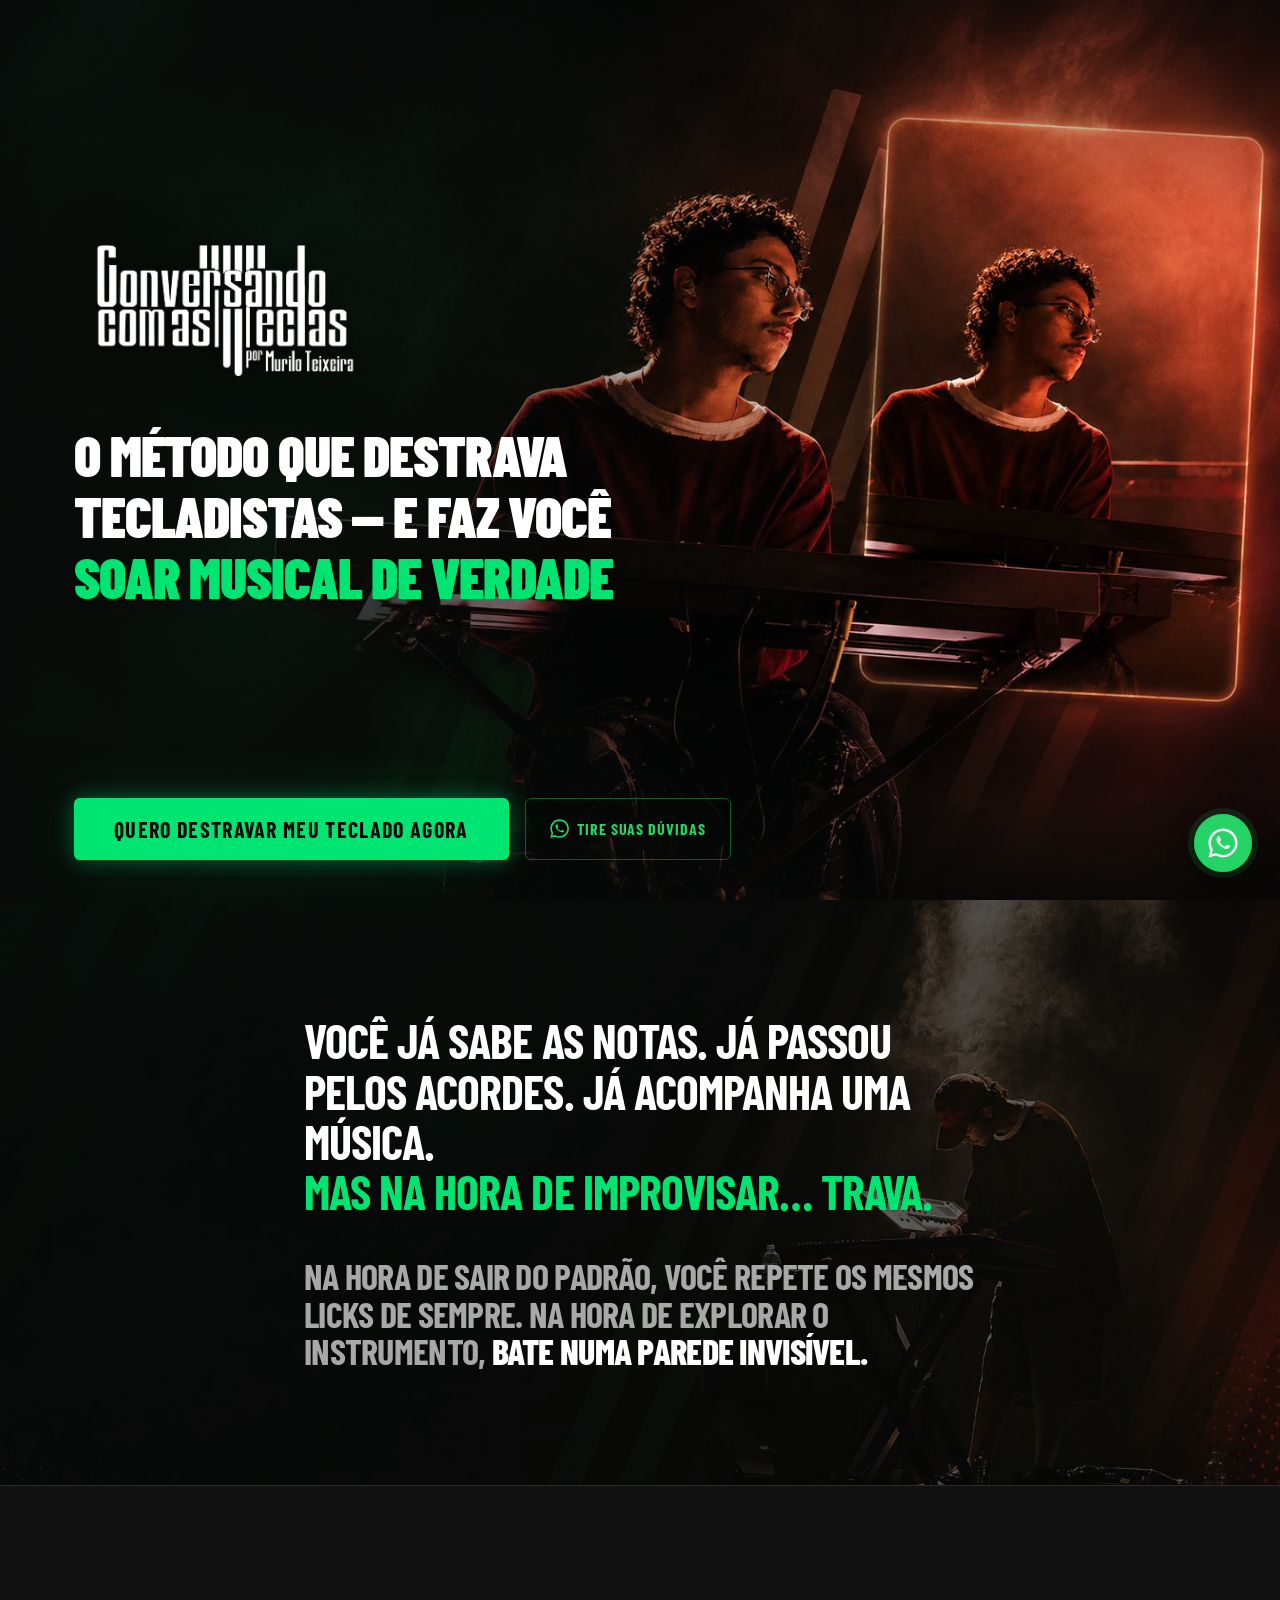
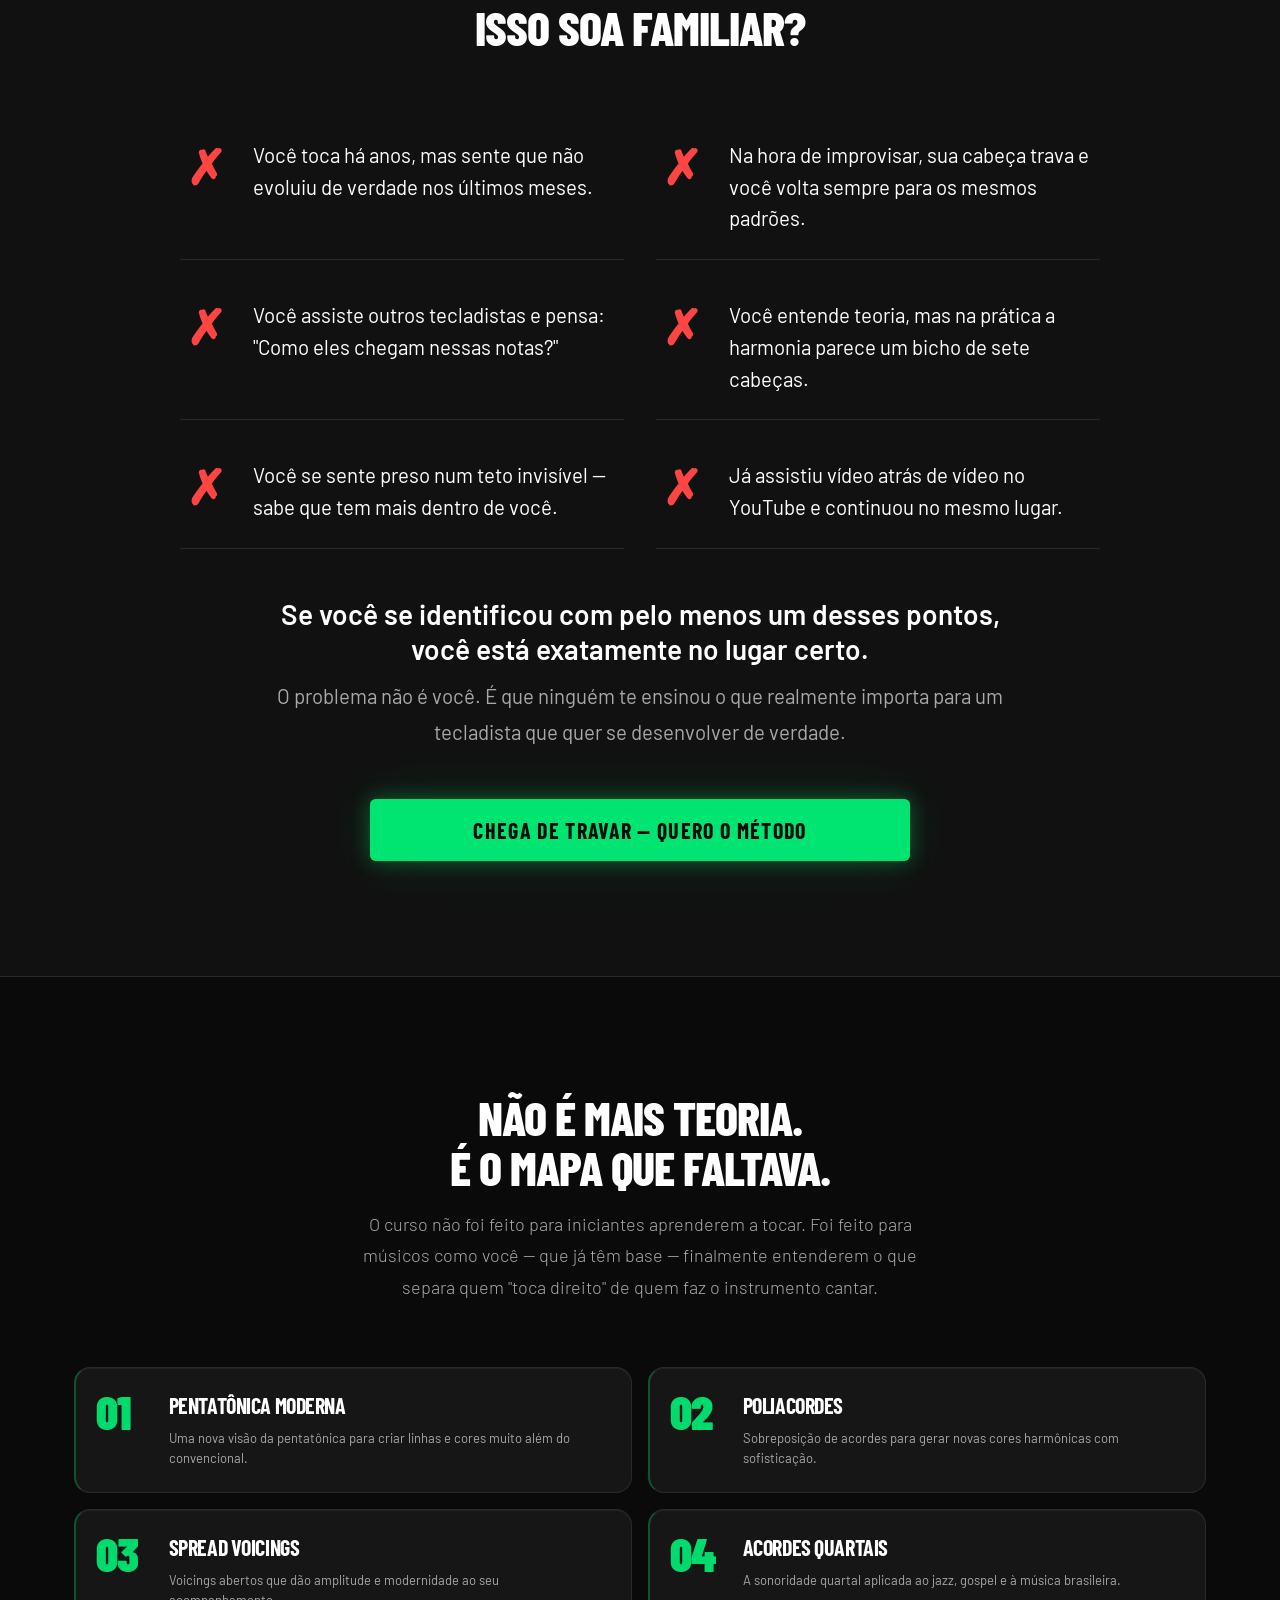
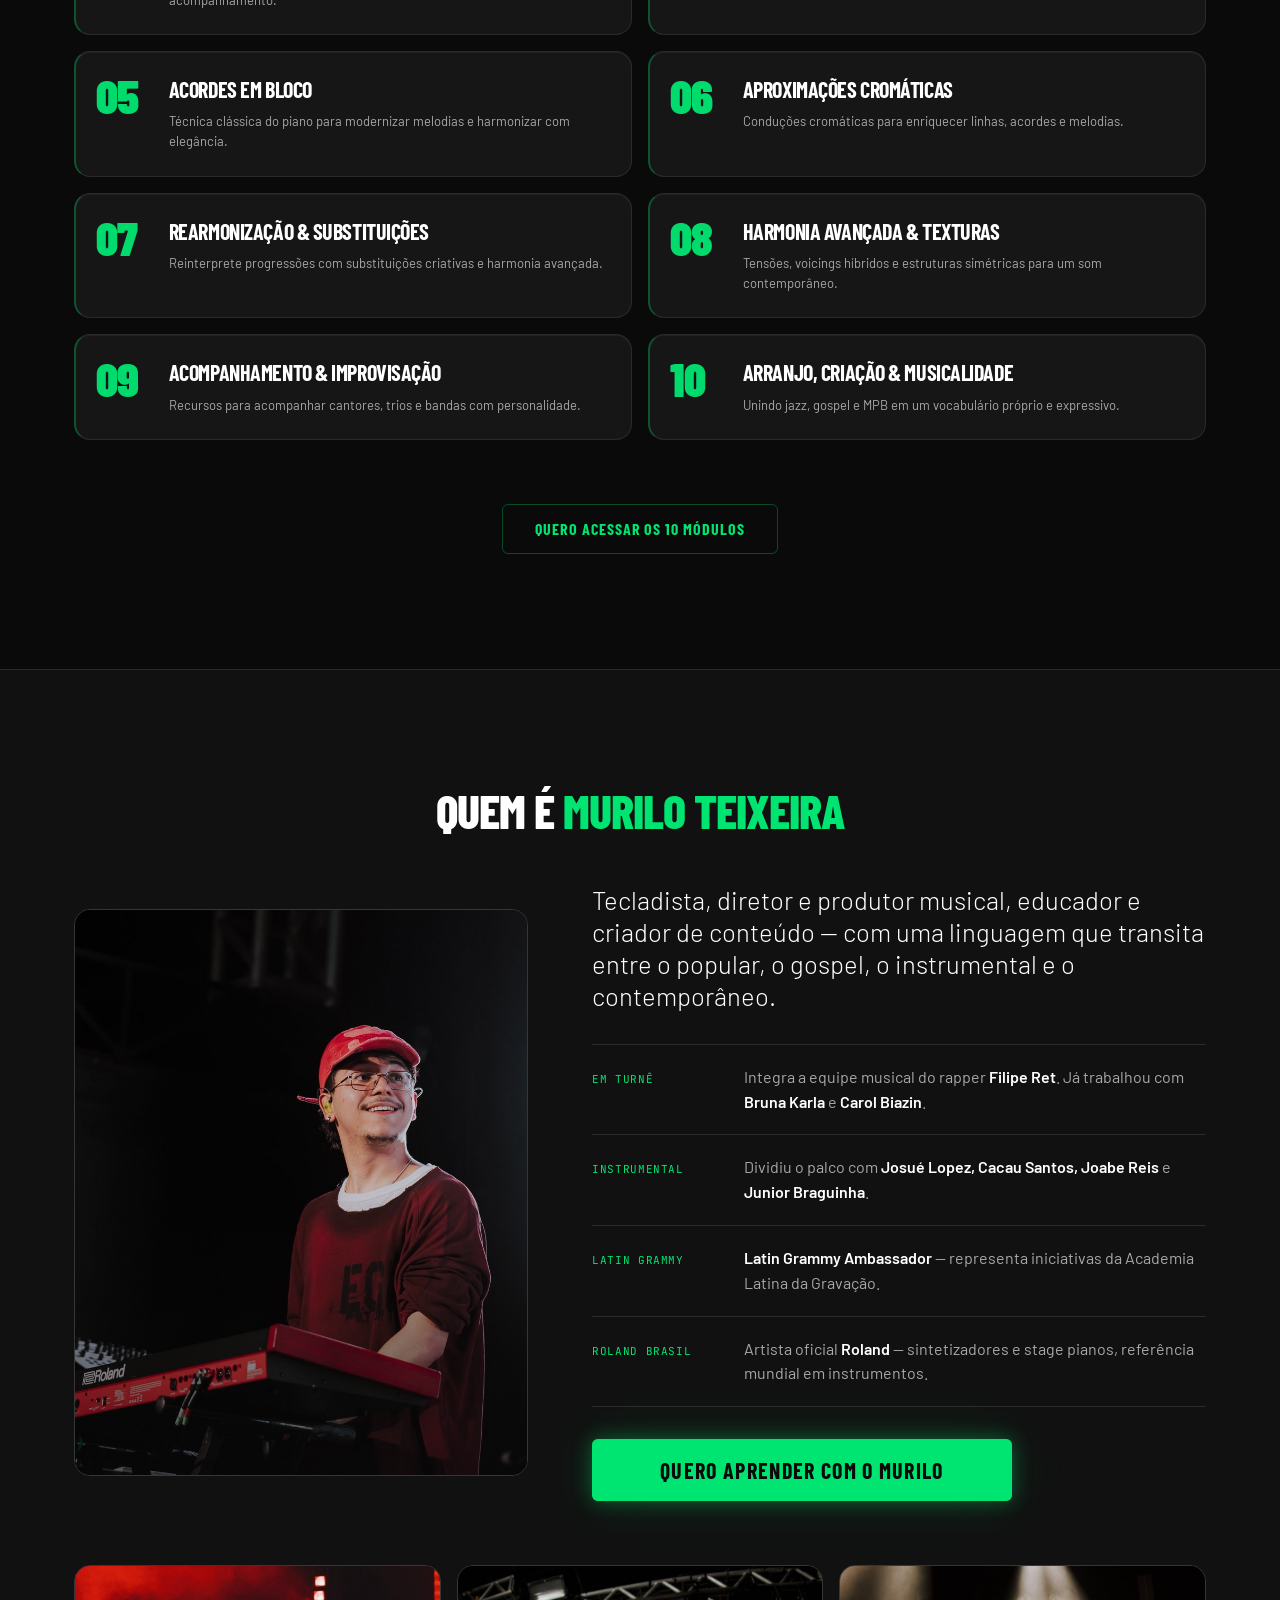
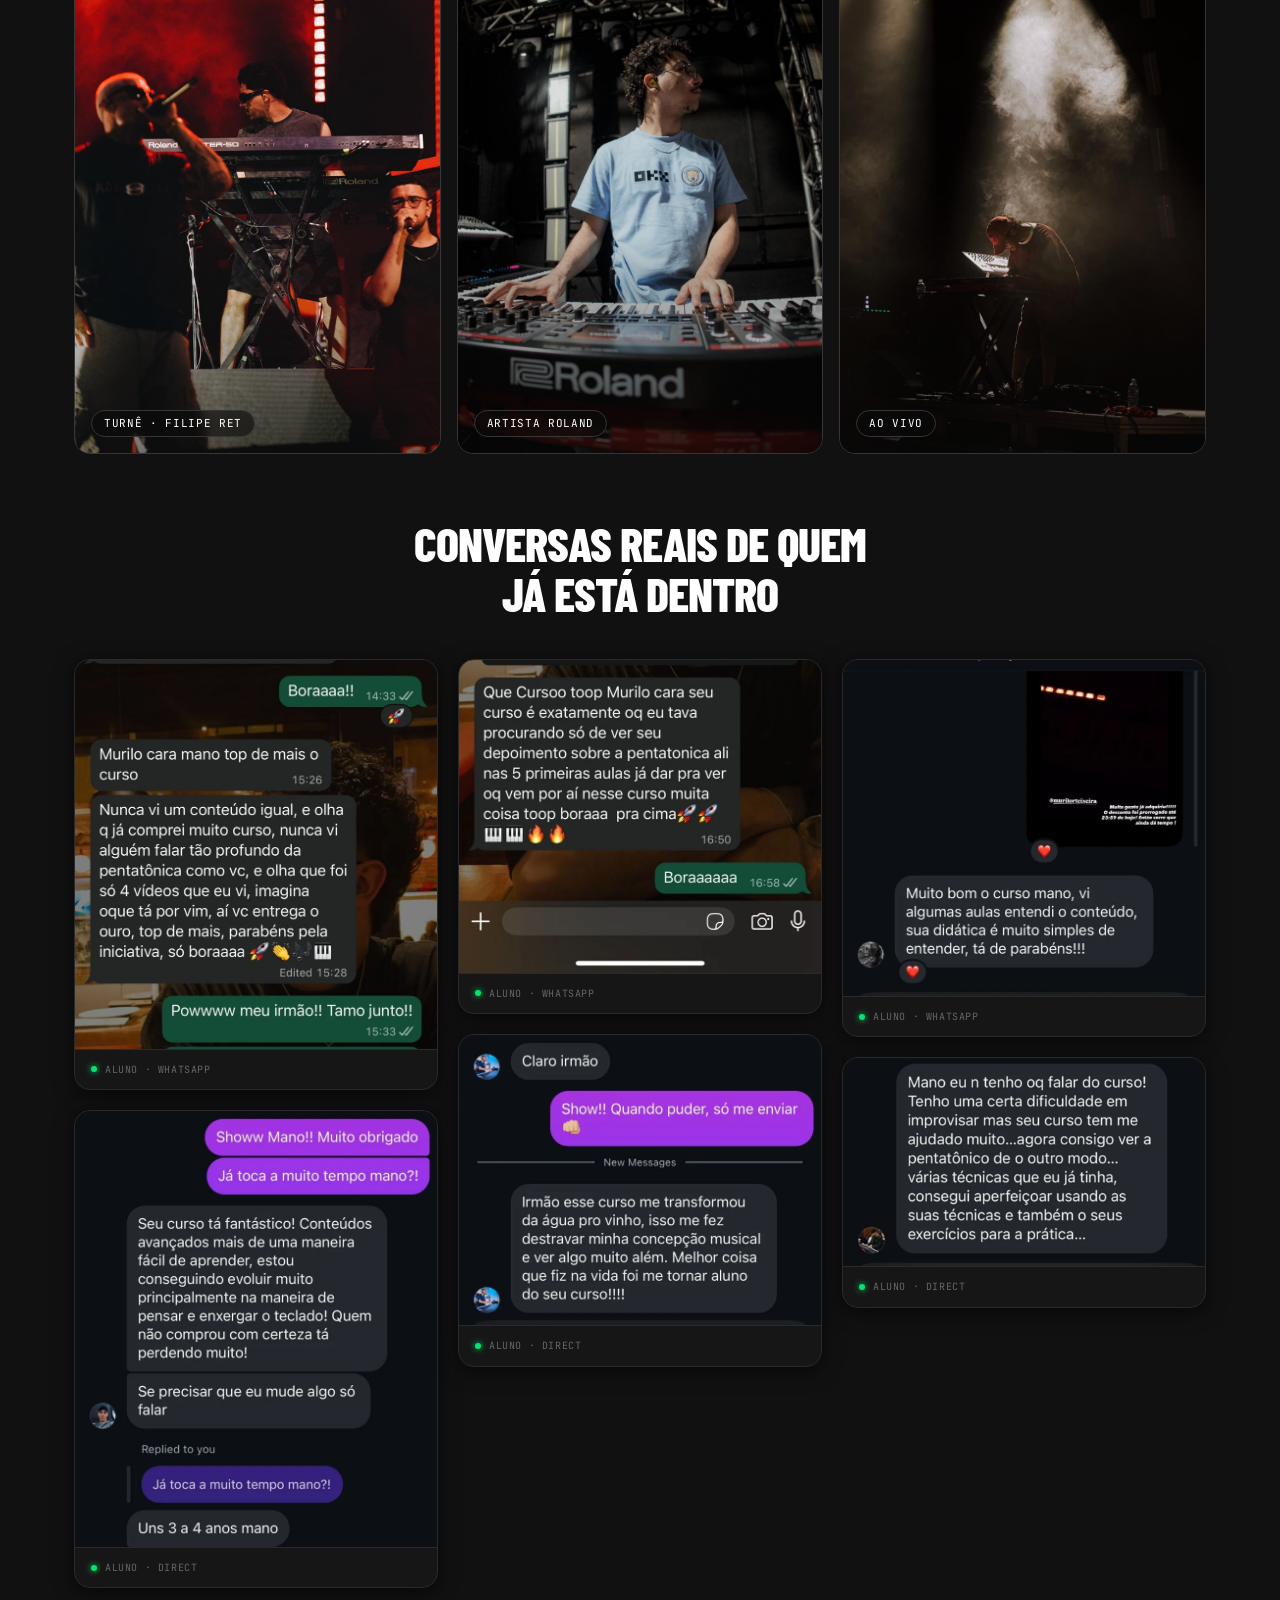
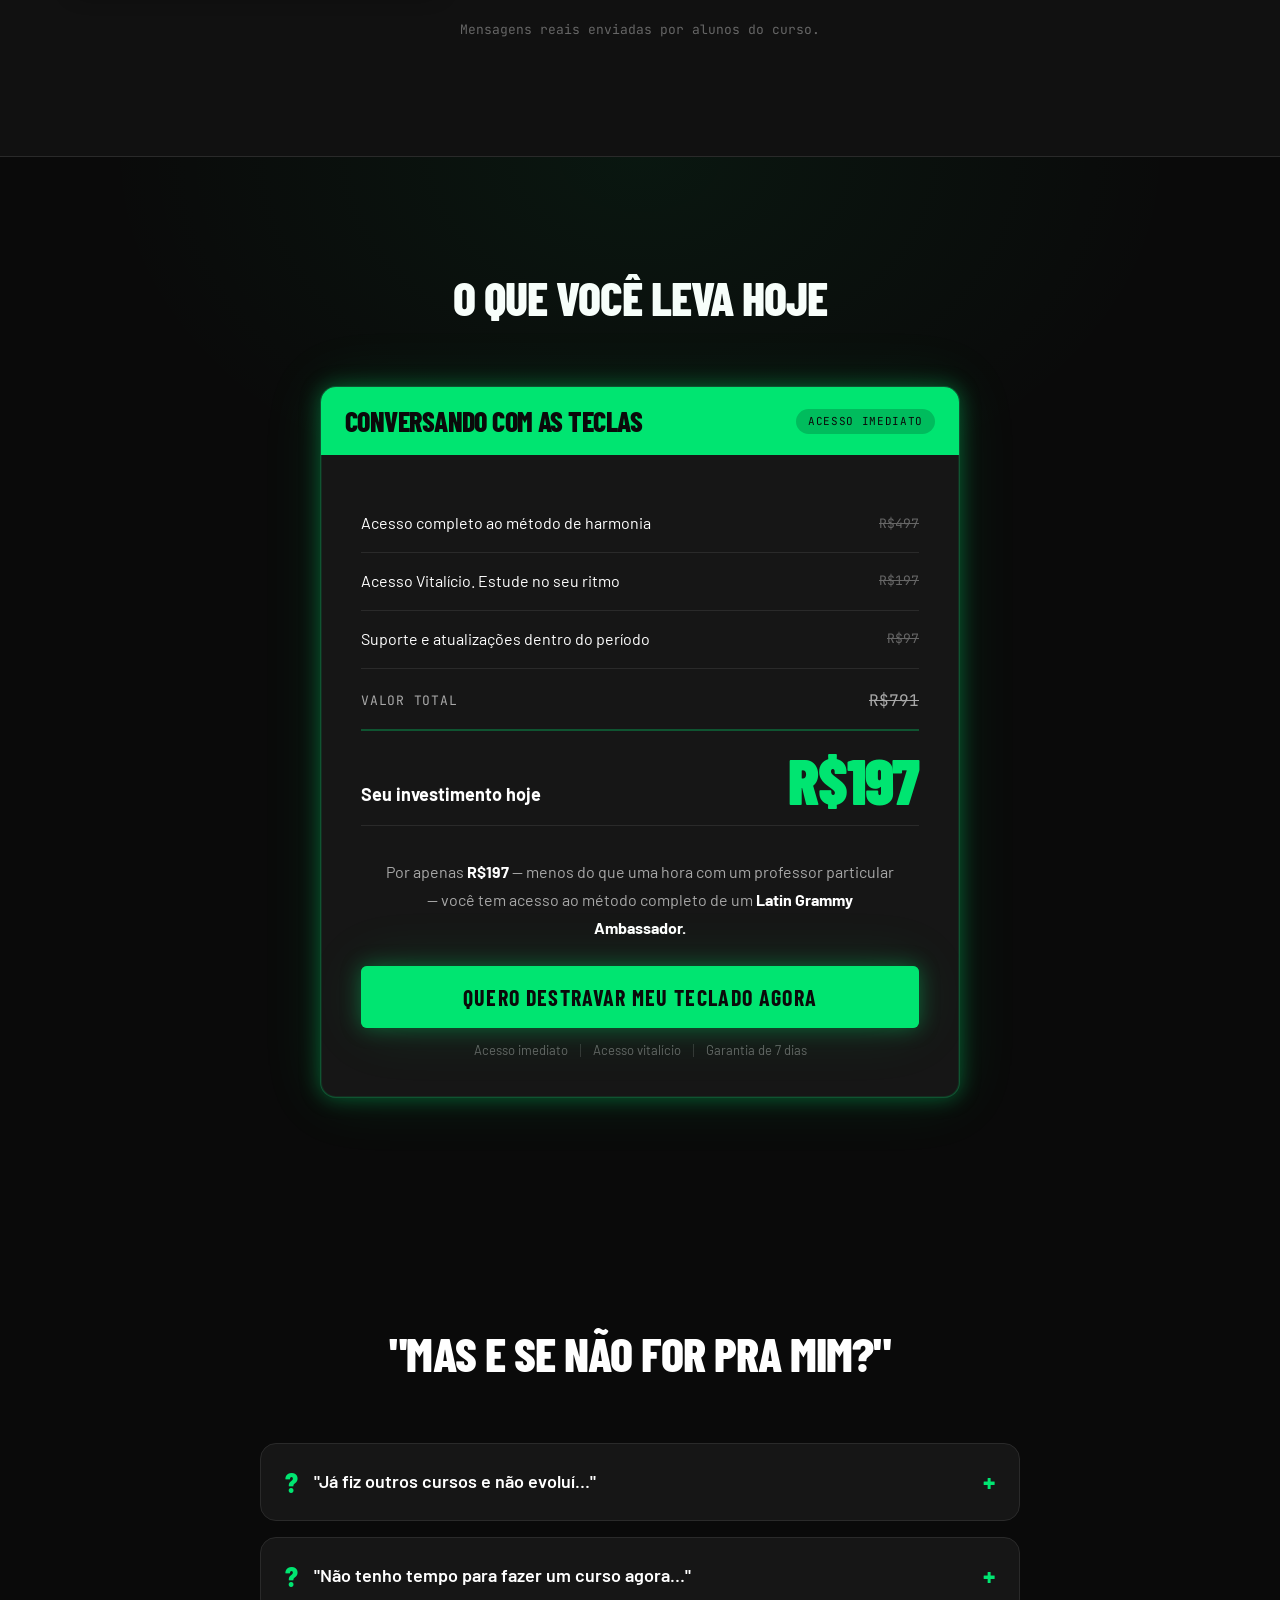
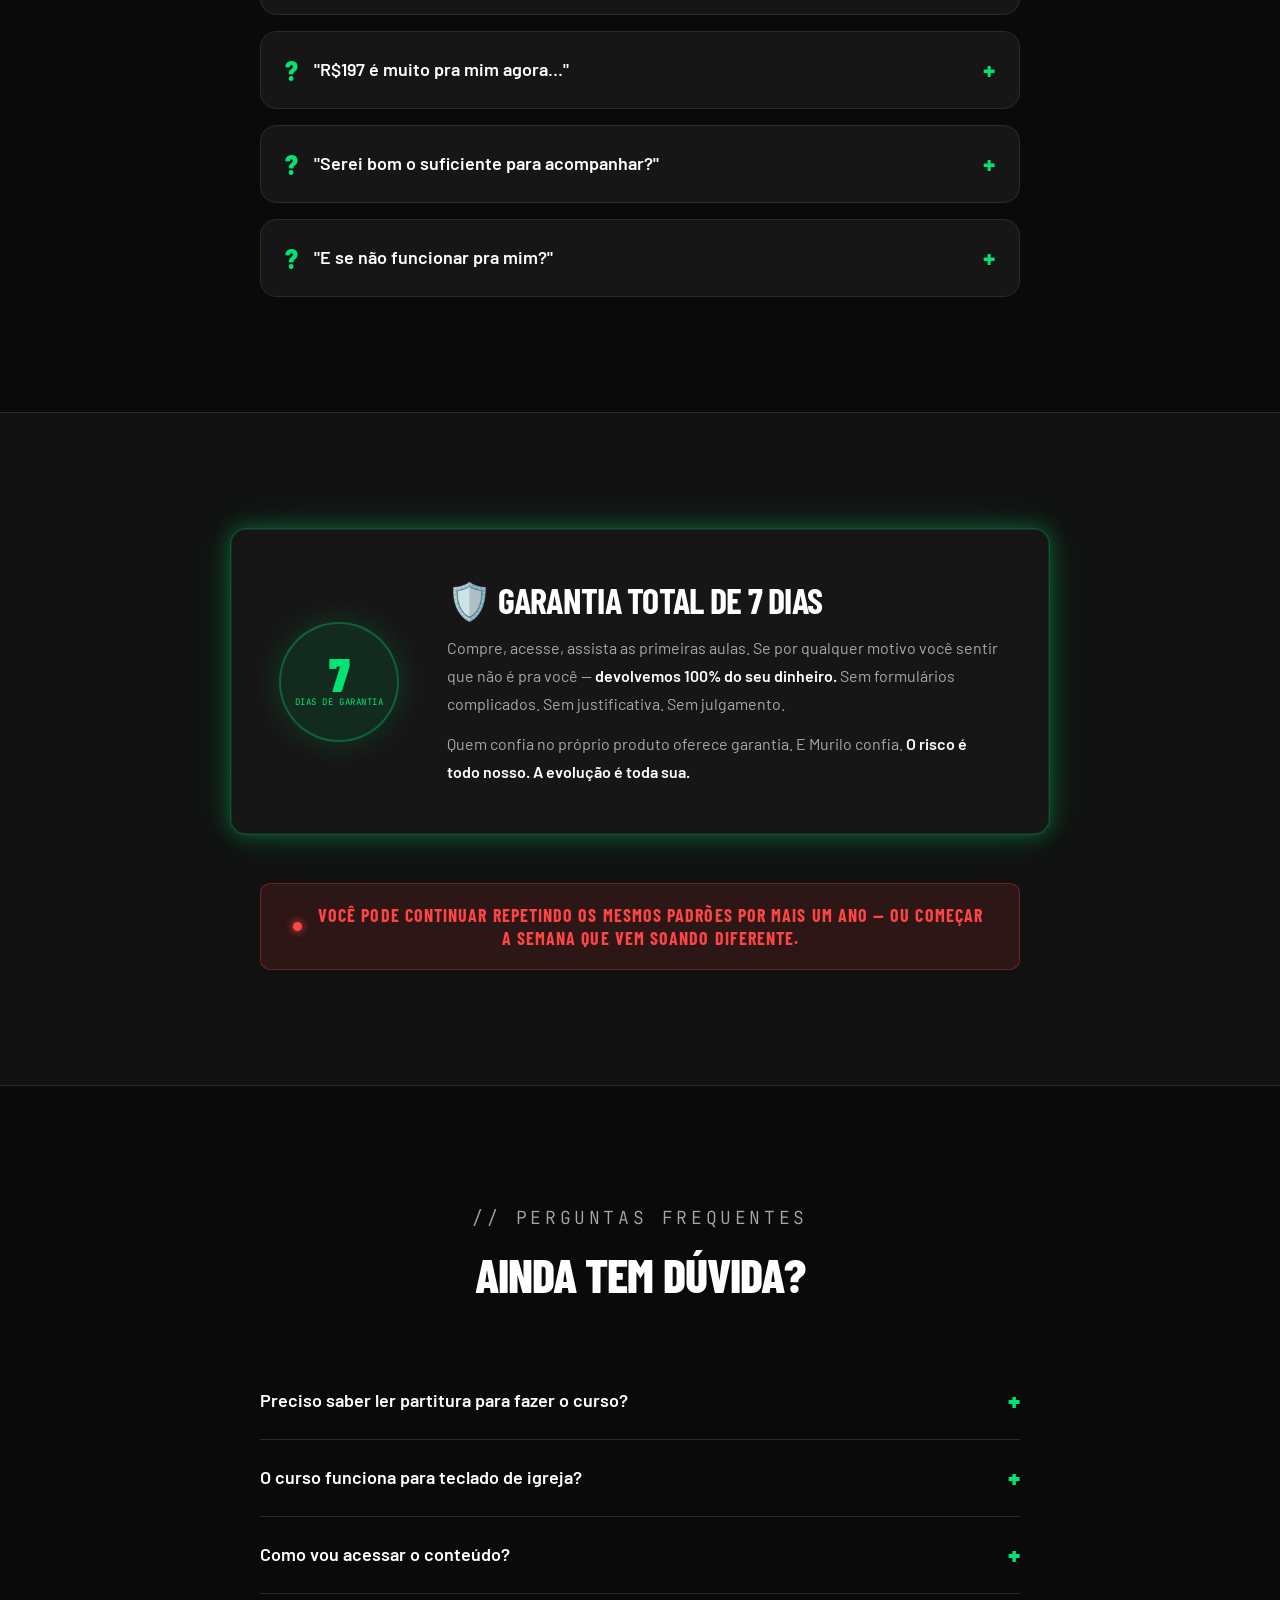
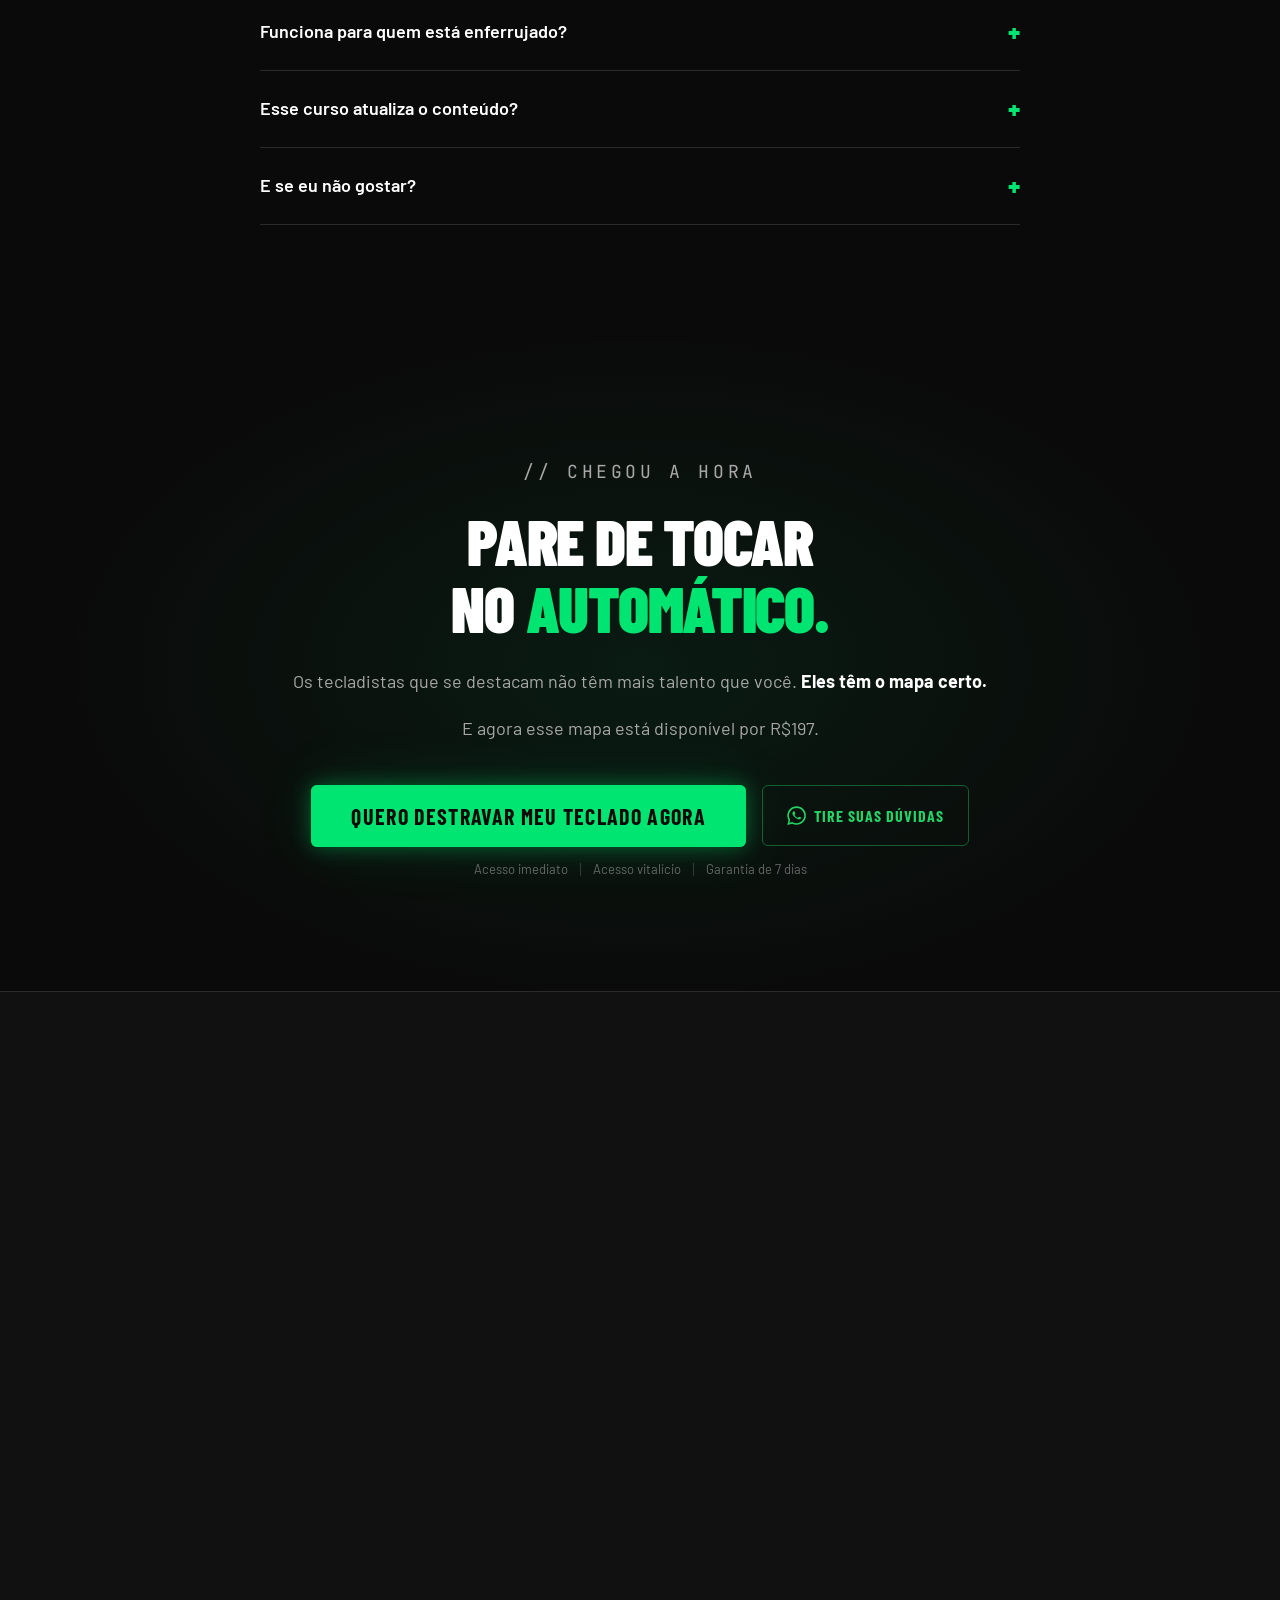
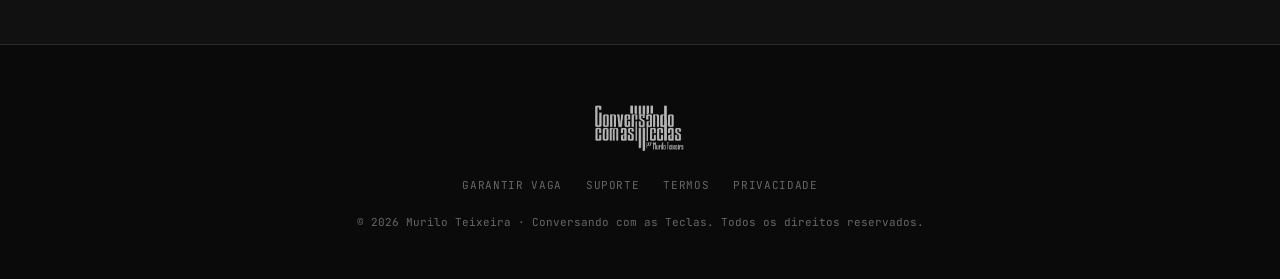
<file: index.html>
<!DOCTYPE html>
<html lang="pt-BR">
<head>
<meta charset="UTF-8">
<meta name="viewport" content="width=device-width, initial-scale=1.0">
<title>Conversando com as Teclas — por Murilo Teixeira</title>
<meta name="description" content="O método que destrava tecladistas que já sabem o básico — e faz você finalmente soar musical de verdade. Por Murilo Teixeira, Latin Grammy Ambassador.">
<link rel="preconnect" href="https://fonts.googleapis.com">
<link rel="preconnect" href="https://fonts.gstatic.com" crossorigin>
<link href="https://fonts.googleapis.com/css2?family=Barlow+Condensed:ital,wght@0,400;0,600;0,700;0,800;0,900;1,700;1,800&family=Barlow:ital,wght@0,300;0,400;0,500;0,600;0,700;1,300;1,400&family=JetBrains+Mono:wght@400;500&display=swap" rel="stylesheet" media="print" onload="this.media='all'">
<noscript><link href="https://fonts.googleapis.com/css2?family=Barlow+Condensed:ital,wght@0,400;0,600;0,700;0,800;0,900;1,700;1,800&family=Barlow:ital,wght@0,300;0,400;0,500;0,600;0,700;1,300;1,400&family=JetBrains+Mono:wght@400;500&display=swap" rel="stylesheet"></noscript>
<link rel="preload" href="assets/hero-murilo.jpg" as="image" fetchpriority="high" media="(min-width: 761px)">
<link rel="preload" href="assets/hero-murilo-mobile.jpg" as="image" fetchpriority="high" media="(max-width: 760px)">
<link rel="stylesheet" href="styles.css">
<link rel="icon" type="image/png" href="assets/favicon.png">
<!-- Meta Pixel Code -->
<script>
!function(f,b,e,v,n,t,s)
{if(f.fbq)return;n=f.fbq=function(){n.callMethod?
n.callMethod.apply(n,arguments):n.queue.push(arguments)};
if(!f._fbq)f._fbq=n;n.push=n;n.loaded=!0;n.version='2.0';
n.queue=[];t=b.createElement(e);t.async=!0;
t.src=v;s=b.getElementsByTagName(e)[0];
s.parentNode.insertBefore(t,s)}(window, document,'script',
'https://connect.facebook.net/en_US/fbevents.js');
fbq('init', '980710154399899');
fbq('track', 'PageView');
</script>
<noscript><img height="1" width="1" style="display:none"
src="https://www.facebook.com/tr?id=980710154399899&ev=PageView&noscript=1"
alt=""/></noscript>
<!-- End Meta Pixel Code -->
</head>
<body>

<template id="__bundler_thumbnail" data-bg-color="#0A0A0A">
  <svg viewBox="0 0 1200 800" xmlns="http://www.w3.org/2000/svg">
    <rect width="1200" height="800" fill="#0A0A0A"/>
    <g transform="translate(420,300)">
      <rect x="0" y="0" width="360" height="44" rx="4" fill="#1E1E1E" stroke="#2A2A2A"/>
      <rect x="0" y="0" width="22" height="44" fill="#00E571"/>
      <rect x="40" y="14" width="180" height="16" rx="3" fill="#00E571"/>
      <g transform="translate(0,80)">
        <rect x="0" y="0" width="360" height="44" rx="4" fill="#161616" stroke="#2A2A2A"/>
        <rect x="0" y="0" width="22" height="44" fill="#00A050"/>
        <rect x="40" y="14" width="150" height="16" rx="3" fill="#A8A8A8"/>
      </g>
    </g>
    <text x="600" y="180" font-family="'Barlow Condensed',sans-serif" font-size="64" font-weight="900" fill="#FFFFFF" text-anchor="middle" letter-spacing="-2">CONVERSANDO</text>
    <text x="600" y="245" font-family="'Barlow Condensed',sans-serif" font-size="64" font-weight="900" fill="#00E571" text-anchor="middle" letter-spacing="-2">COM AS TECLAS</text>
  </svg>
</template>

<!-- ═══════════════ HERO ═══════════════ -->
<header class="hero" data-screen-label="Hero">
  <div class="hero-bg">
    <img src="assets/hero-murilo.jpg"
         srcset="assets/hero-murilo-mobile.jpg 600w, assets/hero-murilo.jpg 1551w"
         sizes="100vw"
         alt="Murilo Teixeira ao teclado" class="hero-photo" fetchpriority="high">
    <div class="hero-scrim"></div>
  </div>

  <div class="wrap hero-inner">
    <!-- texto sobre o lado esquerdo da imagem -->
    <div class="hero-copy">
      <img src="assets/logo.webp" alt="Conversando com as Teclas — por Murilo Teixeira" class="hero-wordmark" width="645" height="387" fetchpriority="high">
      <h1 class="display reveal" id="headline" style="font-size: var(--text-hero);">
        <span class="line">O método que destrava</span>
        <span class="line">tecladistas — e faz você</span>
        <span class="line green">soar musical de verdade</span>
      </h1>
    </div>
  </div>

  <!-- CTA dentro da hero, revelado na rolagem -->
  <div class="wrap hero-cta-row reveal">
    <div class="hero-actions" style="justify-content: center;">
      <a href="#oferta" class="btn btn-xl btn-pulse" style="width: auto;">Quero destravar meu teclado agora</a>
      <a href="#whatsapp" class="btn btn-whats js-whats">
        <svg class="whats-ico" viewBox="0 0 32 32" fill="currentColor" aria-hidden="true"><path d="M16 .5C7.4.5.5 7.4.5 16c0 2.8.7 5.4 2 7.7L.5 31.5l8-2.1c2.2 1.2 4.8 1.9 7.5 1.9 8.6 0 15.5-6.9 15.5-15.5S24.6.5 16 .5zm0 28.3c-2.4 0-4.7-.6-6.7-1.8l-.5-.3-4.8 1.2 1.3-4.6-.3-.5C3.9 20.7 3.2 18.4 3.2 16 3.2 8.9 8.9 3.2 16 3.2S28.8 8.9 28.8 16 23.1 28.8 16 28.8zm7.1-9.6c-.4-.2-2.3-1.1-2.6-1.3-.3-.1-.6-.2-.8.2-.2.4-.9 1.3-1.1 1.5-.2.2-.4.3-.8.1-.4-.2-1.6-.6-3.1-1.9-1.1-1-1.9-2.3-2.1-2.7-.2-.4 0-.6.2-.8.2-.2.4-.4.6-.7.2-.2.3-.4.4-.7.1-.3.1-.5 0-.7-.1-.2-.8-2-1.1-2.7-.3-.7-.6-.6-.8-.6h-.7c-.2 0-.6.1-.9.5-.3.4-1.2 1.2-1.2 2.9 0 1.7 1.2 3.4 1.4 3.6.2.2 2.5 3.8 6 5.3.8.4 1.5.6 2 .8.8.3 1.6.2 2.2.1.7-.1 2.3-.9 2.6-1.8.3-.9.3-1.6.2-1.8-.1-.1-.3-.2-.7-.4z"/></svg>
        Tire suas dúvidas
      </a>
    </div>
  </div>
</header>

<!-- ═══════════════ VALUE PROP / ABERTURA ═══════════════ -->
<section class="pad section-bg" data-screen-label="Proposta de valor">
  <div class="wrap wrap-text">
    <h2 class="lead-quote reveal" style="margin-bottom: var(--s10);">
      Você já sabe as notas. Já passou pelos acordes. Já acompanha uma música.<br>
      <span class="green">Mas na hora de improvisar… trava.</span>
    </h2>

    <div class="value-statement reveal">
      <p>Na hora de sair do padrão, você repete os mesmos licks de sempre. Na hora de explorar o instrumento, <strong>bate numa parede invisível.</strong></p>
    </div>
  </div>
</section>

<!-- ═══════════════ DOR ═══════════════ -->
<section class="pain-section pad" data-screen-label="Identificação da dor">
  <div class="wrap">
    <div class="s-head reveal">
      <h2 class="h2">Isso soa familiar?</h2>
    </div>

    <div class="pain-grid pain-grid-lg reveal">
      <div class="pain"><span class="pain-icon">✗</span>Você toca há anos, mas sente que não evoluiu de verdade nos últimos meses.</div>
      <div class="pain"><span class="pain-icon">✗</span>Na hora de improvisar, sua cabeça trava e você volta sempre para os mesmos padrões.</div>
      <div class="pain"><span class="pain-icon">✗</span>Você assiste outros tecladistas e pensa: "Como eles chegam nessas notas?"</div>
      <div class="pain"><span class="pain-icon">✗</span>Você entende teoria, mas na prática a harmonia parece um bicho de sete cabeças.</div>
      <div class="pain"><span class="pain-icon">✗</span>Você se sente preso num teto invisível — sabe que tem mais dentro de você.</div>
      <div class="pain"><span class="pain-icon">✗</span>Já assistiu vídeo atrás de vídeo no YouTube e continuou no mesmo lugar.</div>
    </div>

    <div class="pain-after pain-after-lg reveal">
      <p class="subhead">Se você se identificou com pelo menos um desses pontos, você está exatamente no lugar certo.</p>
      <p class="body">O problema não é você. É que ninguém te ensinou o que realmente importa para um tecladista que quer se desenvolver de verdade.</p>
    </div>

    <div class="cta-group reveal" style="margin-top: var(--s12);">
      <a href="#oferta" class="btn btn-xl btn-pulse">Chega de travar — quero o método</a>
    </div>
  </div>
</section>

<!-- ═══════════════ SOLUÇÃO + MÓDULOS ═══════════════ -->
<section class="pad" id="modulos" data-screen-label="Solução / Módulos">
  <div class="wrap">
    <div class="s-head reveal">
      <h2 class="h2">Não é mais teoria.<br>É o mapa que faltava.</h2>
      <p>O curso não foi feito para iniciantes aprenderem a tocar. Foi feito para músicos como você — que já têm base — finalmente entenderem o que separa quem "toca direito" de quem faz o instrumento cantar.</p>
    </div>

    <div class="modules-grid">
      <article class="module reveal"><span class="module-num">01</span><div class="module-body"><h4>Pentatônica Moderna</h4><p>Uma nova visão da pentatônica para criar linhas e cores muito além do convencional.</p></div></article>
      <article class="module reveal"><span class="module-num">02</span><div class="module-body"><h4>Poliacordes</h4><p>Sobreposição de acordes para gerar novas cores harmônicas com sofisticação.</p></div></article>
      <article class="module reveal"><span class="module-num">03</span><div class="module-body"><h4>Spread Voicings</h4><p>Voicings abertos que dão amplitude e modernidade ao seu acompanhamento.</p></div></article>
      <article class="module reveal"><span class="module-num">04</span><div class="module-body"><h4>Acordes Quartais</h4><p>A sonoridade quartal aplicada ao jazz, gospel e à música brasileira.</p></div></article>
      <article class="module reveal"><span class="module-num">05</span><div class="module-body"><h4>Acordes em Bloco</h4><p>Técnica clássica do piano para modernizar melodias e harmonizar com elegância.</p></div></article>
      <article class="module reveal"><span class="module-num">06</span><div class="module-body"><h4>Aproximações Cromáticas</h4><p>Conduções cromáticas para enriquecer linhas, acordes e melodias.</p></div></article>
      <article class="module reveal"><span class="module-num">07</span><div class="module-body"><h4>Rearmonização &amp; Substituições</h4><p>Reinterprete progressões com substituições criativas e harmonia avançada.</p></div></article>
      <article class="module reveal"><span class="module-num">08</span><div class="module-body"><h4>Harmonia Avançada &amp; Texturas</h4><p>Tensões, voicings híbridos e estruturas simétricas para um som contemporâneo.</p></div></article>
      <article class="module reveal"><span class="module-num">09</span><div class="module-body"><h4>Acompanhamento &amp; Improvisação</h4><p>Recursos para acompanhar cantores, trios e bandas com personalidade.</p></div></article>
      <article class="module reveal"><span class="module-num">10</span><div class="module-body"><h4>Arranjo, Criação &amp; Musicalidade</h4><p>Unindo jazz, gospel e MPB em um vocabulário próprio e expressivo.</p></div></article>
    </div>

    <div class="cta-group reveal" style="margin-top: clamp(2.5rem,5vw,4rem);">
      <a href="#oferta" class="btn btn-outline">Quero acessar os 10 módulos</a>
    </div>
  </div>
</section>

<!-- ═══════════════ AUTORIDADE + PROVA SOCIAL ═══════════════ -->
<section class="authority pad" data-screen-label="Prova social">
  <div class="wrap">
    <div class="s-head reveal" style="margin-bottom: clamp(2rem,4vw,3rem);">
      <h2 class="h2">Quem é <span class="green">Murilo Teixeira</span></h2>
    </div>

    <div class="authority-grid">
      <div class="authority-photo reveal">
        <img src="assets/murilo-portrait.webp" alt="Murilo Teixeira tocando ao vivo" loading="lazy">
      </div>
      <div class="reveal">
        <p class="authority-intro">Tecladista, diretor e produtor musical, educador e criador de conteúdo — com uma linguagem que transita entre o popular, o gospel, o instrumental e o contemporâneo.</p>

        <ul class="cred-list">
          <li><span class="cred-k">Em turnê</span><span class="cred-v">Integra a equipe musical do rapper <strong>Filipe Ret</strong>. Já trabalhou com <strong>Bruna Karla</strong> e <strong>Carol Biazin</strong>.</span></li>
          <li><span class="cred-k">Instrumental</span><span class="cred-v">Dividiu o palco com <strong>Josué Lopez, Cacau Santos, Joabe Reis</strong> e <strong>Junior Braguinha</strong>.</span></li>
          <li><span class="cred-k">Latin Grammy</span><span class="cred-v"><strong>Latin Grammy Ambassador</strong> — representa iniciativas da Academia Latina da Gravação.</span></li>
          <li><span class="cred-k">Roland Brasil</span><span class="cred-v">Artista oficial <strong>Roland</strong> — sintetizadores e stage pianos, referência mundial em instrumentos.</span></li>
        </ul>

        <div class="cta-group" style="align-items: flex-start; margin-top: var(--s8);">
          <a href="#oferta" class="btn btn-xl btn-pulse" style="max-width: 420px;">Quero aprender com o Murilo</a>
        </div>
      </div>
    </div>

    <!-- GALERIA -->
    <div class="murilo-gallery">
      <figure class="m-shot reveal"><img src="assets/murilo-ret.webp" alt="Murilo na turnê do Filipe Ret" loading="lazy"><figcaption>Turnê · Filipe Ret</figcaption></figure>
      <figure class="m-shot reveal"><img src="assets/murilo-roland.webp" alt="Murilo com sintetizador Roland" loading="lazy"><figcaption>Artista Roland</figcaption></figure>
      <figure class="m-shot reveal"><img src="assets/murilo-smoke.webp" alt="Murilo tocando ao vivo" loading="lazy"><figcaption>Ao vivo</figcaption></figure>
    </div>

    <!-- DEPOIMENTOS REAIS -->
    <div class="testi-wrap">
      <div class="s-head reveal" style="margin-bottom: var(--s10);">
        <h2 class="h2">Conversas reais de quem<br>já está dentro</h2>
      </div>

      <div class="testi-masonry">
        <figure class="testi reveal"><img src="assets/depo-1.webp" alt="Depoimento de aluno" loading="lazy"><figcaption class="testi-cap"><span class="dot"></span>Aluno · WhatsApp</figcaption></figure>
        <figure class="testi reveal"><img src="assets/depo-4.webp" alt="Depoimento de aluno" loading="lazy"><figcaption class="testi-cap"><span class="dot"></span>Aluno · Direct</figcaption></figure>
        <figure class="testi reveal"><img src="assets/depo-2.webp" alt="Depoimento de aluno" loading="lazy"><figcaption class="testi-cap"><span class="dot"></span>Aluno · WhatsApp</figcaption></figure>
        <figure class="testi reveal"><img src="assets/depo-5.webp" alt="Depoimento de aluno" loading="lazy"><figcaption class="testi-cap"><span class="dot"></span>Aluno · Direct</figcaption></figure>
        <figure class="testi reveal"><img src="assets/depo-3.webp" alt="Depoimento de aluno" loading="lazy"><figcaption class="testi-cap"><span class="dot"></span>Aluno · WhatsApp</figcaption></figure>
        <figure class="testi reveal"><img src="assets/depo-6.webp" alt="Depoimento de aluno" loading="lazy"><figcaption class="testi-cap"><span class="dot"></span>Aluno · Direct</figcaption></figure>
      </div>
      <p class="testi-note reveal">Mensagens reais enviadas por alunos do curso.</p>
    </div>
  </div>
</section>

<!-- ═══════════════ OFERTA ═══════════════ -->
<section class="offer-section pad" id="oferta" data-screen-label="Oferta">
  <div class="wrap">
    <div class="s-head reveal">
      <h2 class="h2">O que você leva hoje</h2>
    </div>

    <div class="offer-card reveal">
      <div class="offer-head">
        <span class="title">Conversando com as Teclas</span>
        <span class="badge">Acesso imediato</span>
      </div>
      <div class="offer-body">
        <table class="vtable">
          <tr><td>Acesso completo ao método de harmonia</td><td class="strike">R$497</td></tr>
          <tr><td>Acesso Vitalício. Estude no seu ritmo</td><td class="strike">R$197</td></tr>
          <tr><td>Suporte e atualizações dentro do período</td><td class="strike">R$97</td></tr>
          <tr class="total-row"><td>Valor total</td><td class="strike">R$791</td></tr>
          <tr class="price-row"><td>Seu investimento hoje</td><td class="price-val">R$197</td></tr>
        </table>

        <p class="offer-pitch">Por apenas <strong>R$197</strong> — menos do que uma hora com um professor particular — você tem acesso ao método completo de um <strong>Latin Grammy Ambassador.</strong></p>

        <div class="offer-cta">
          <a href="https://pay.hotmart.com/I101711319L?checkoutMode=10" target="_blank" rel="noopener noreferrer" class="btn btn-xl btn-pulse" style="max-width: 100%;">Quero destravar meu teclado agora</a>
          <div class="microcopy">
            <span>Acesso imediato</span>
            <span>Acesso vitalício</span>
            <span>Garantia de 7 dias</span>
          </div>
        </div>
      </div>
    </div>
  </div>
</section>

<!-- ═══════════════ QUEBRA DE OBJEÇÕES ═══════════════ -->
<section class="pad" data-screen-label="Objeções">
  <div class="wrap">
    <div class="s-head reveal">
      <h2 class="h2">"Mas e se não for pra mim?"</h2>
    </div>

    <div class="obj-list">
      <details class="obj reveal">
        <summary><span class="q-mark">?</span>"Já fiz outros cursos e não evoluí…"<span class="plus">+</span></summary>
        <div class="obj-a">Faz sentido desconfiar. A maioria dos cursos ensina teoria ou recomeça do zero — e nenhum dos dois serve pra quem já sabe o básico. Esse método foi desenhado <strong>especificamente para músicos que já têm base</strong> e precisam destravar. É diferente. E você tem 7 dias para comprovar isso.</div>
      </details>
      <details class="obj reveal">
        <summary><span class="q-mark">?</span>"Não tenho tempo para fazer um curso agora…"<span class="plus">+</span></summary>
        <div class="obj-a">O acesso é vitalício. Você não precisa assistir tudo em uma semana — <strong>avança no seu ritmo</strong>, encaixa na sua rotina e ainda assim sente a evolução, porque o método é direto ao ponto, sem enrolação.</div>
      </details>
      <details class="obj reveal">
        <summary><span class="q-mark">?</span>"R$197 é muito pra mim agora…"<span class="plus">+</span></summary>
        <div class="obj-a">Coloca na balança: quanto você já gastou em aulas particulares sem resultado consistente? <strong>R$197 de acesso vitalício</strong> a um método de Latin Grammy Ambassador é menos do que uma única hora com qualquer professor.</div>
      </details>
      <details class="obj reveal">
        <summary><span class="q-mark">?</span>"Serei bom o suficiente para acompanhar?"<span class="plus">+</span></summary>
        <div class="obj-a">Se você já sabe o básico do teclado, você é <strong>exatamente o aluno</strong> para quem esse método foi feito. Não precisa ser avançado. Precisa querer sair do lugar onde está.</div>
      </details>
      <details class="obj reveal">
        <summary><span class="q-mark">?</span>"E se não funcionar pra mim?"<span class="plus">+</span></summary>
        <div class="obj-a">Então você pede o dinheiro de volta. Simples assim. Você tem <strong>7 dias de garantia incondicional</strong> — sem perguntas, sem burocracia.</div>
      </details>
    </div>
  </div>
</section>

<!-- ═══════════════ GARANTIA + URGÊNCIA ═══════════════ -->
<section class="guarantee-section pad" data-screen-label="Garantia">
  <div class="wrap">
    <div class="guarantee reveal">
      <div class="seal">
        <span class="big">7</span>
        <span class="lbl">Dias de garantia</span>
      </div>
      <div>
        <h3 class="h3">🛡️ Garantia total de 7 dias</h3>
        <p>Compre, acesse, assista as primeiras aulas. Se por qualquer motivo você sentir que não é pra você — <span class="kicker">devolvemos 100% do seu dinheiro.</span> Sem formulários complicados. Sem justificativa. Sem julgamento.</p>
        <p>Quem confia no próprio produto oferece garantia. E Murilo confia. <span class="kicker">O risco é todo nosso. A evolução é toda sua.</span></p>
      </div>
    </div>

    <div class="urgency reveal">
      <span class="pulse"></span>
      <span id="urgency-text">Você pode continuar repetindo os mesmos padrões por mais um ano — ou começar a semana que vem soando diferente.</span>
    </div>
  </div>
</section>

<!-- ═══════════════ FAQ ═══════════════ -->
<section class="pad" data-screen-label="FAQ">
  <div class="wrap">
    <div class="s-head reveal">
      <p class="eyebrow" style="justify-content: center;">// Perguntas frequentes</p>
      <h2 class="h2">Ainda tem dúvida?</h2>
    </div>

    <div class="faq-list">
      <details class="faq-item reveal"><summary>Preciso saber ler partitura para fazer o curso?</summary><div class="faq-a">Não é obrigatório. O método é focado em prática musical — você vai aprender a ouvir, sentir e aplicar. Quem lê partitura avança mais rápido em alguns pontos, mas não é pré-requisito.</div></details>
      <details class="faq-item reveal"><summary>O curso funciona para teclado de igreja?</summary><div class="faq-a">Sim. Murilo é músico de palco e de ministério. O método se aplica nos dois contextos — porque musicalidade e harmonia são universais.</div></details>
      <details class="faq-item reveal"><summary>Como vou acessar o conteúdo?</summary><div class="faq-a">Assim que o pagamento for confirmado, você recebe o acesso por e-mail. O curso fica disponível de forma vitalícia na plataforma.</div></details>
      <details class="faq-item reveal"><summary>Funciona para quem está enferrujado?</summary><div class="faq-a">Funciona para quem já teve contato com o instrumento e quer retomar com foco. Se você tocou em algum momento da vida e parou, esse método te coloca nos trilhos.</div></details>
      <details class="faq-item reveal"><summary>Esse curso atualiza o conteúdo?</summary><div class="faq-a">Com acesso vitalício, você recebe qualquer atualização de conteúdo sem custo adicional.</div></details>
      <details class="faq-item reveal"><summary>E se eu não gostar?</summary><div class="faq-a">Você tem 7 dias de garantia incondicional. Peça o reembolso e devolvemos 100% sem perguntas.</div></details>
    </div>
  </div>
</section>

<!-- ═══════════════ CTA FINAL ═══════════════ -->
<section class="final pad" data-screen-label="CTA final">
  <div class="wrap final-inner">
    <p class="eyebrow reveal" style="justify-content: center; margin-bottom: var(--s5);">// Chegou a hora</p>
    <h2 class="h1 reveal">Pare de tocar<br>no <span class="green">automático.</span></h2>
    <p class="reveal" style="margin-top: var(--s6);">Os tecladistas que se destacam não têm mais talento que você. <strong>Eles têm o mapa certo.</strong></p>
    <p class="reveal">E agora esse mapa está disponível por R$197.</p>

    <div class="cta-group reveal">
      <div class="hero-actions" style="justify-content: center;">
        <a href="#oferta" class="btn btn-xl btn-pulse" style="width: auto;">Quero destravar meu teclado agora</a>
        <a href="#whatsapp" class="btn btn-whats js-whats">
          <svg class="whats-ico" viewBox="0 0 32 32" fill="currentColor" aria-hidden="true"><path d="M16 .5C7.4.5.5 7.4.5 16c0 2.8.7 5.4 2 7.7L.5 31.5l8-2.1c2.2 1.2 4.8 1.9 7.5 1.9 8.6 0 15.5-6.9 15.5-15.5S24.6.5 16 .5zm0 28.3c-2.4 0-4.7-.6-6.7-1.8l-.5-.3-4.8 1.2 1.3-4.6-.3-.5C3.9 20.7 3.2 18.4 3.2 16 3.2 8.9 8.9 3.2 16 3.2S28.8 8.9 28.8 16 23.1 28.8 16 28.8zm7.1-9.6c-.4-.2-2.3-1.1-2.6-1.3-.3-.1-.6-.2-.8.2-.2.4-.9 1.3-1.1 1.5-.2.2-.4.3-.8.1-.4-.2-1.6-.6-3.1-1.9-1.1-1-1.9-2.3-2.1-2.7-.2-.4 0-.6.2-.8.2-.2.4-.4.6-.7.2-.2.3-.4.4-.7.1-.3.1-.5 0-.7-.1-.2-.8-2-1.1-2.7-.3-.7-.6-.6-.8-.6h-.7c-.2 0-.6.1-.9.5-.3.4-1.2 1.2-1.2 2.9 0 1.7 1.2 3.4 1.4 3.6.2.2 2.5 3.8 6 5.3.8.4 1.5.6 2 .8.8.3 1.6.2 2.2.1.7-.1 2.3-.9 2.6-1.8.3-.9.3-1.6.2-1.8-.1-.1-.3-.2-.7-.4z"/></svg>
          Tire suas dúvidas
        </a>
      </div>
      <div class="microcopy">
        <span>Acesso imediato</span>
        <span>Acesso vitalício</span>
        <span>Garantia de 7 dias</span>
      </div>
    </div>
  </div>
</section>

<!-- ═══════════════ PS ═══════════════ -->
<section class="ps-section pad" data-screen-label="PS">
  <div class="wrap ps">
    <div class="ps-tag reveal">P.S.</div>
    <p class="reveal">Você pode fechar essa página e continuar do mesmo jeito — repetindo os mesmos acordes, sentindo que poderia ir além mas sem saber como. <strong>Ou você pode tomar uma decisão diferente hoje.</strong></p>
    <p class="reveal">Murilo Teixeira foi reconhecido pela Recording Academy como Latin Grammy Ambassador não porque tem talento sobrenatural — mas porque aprendeu os segredos certos, na prática, e passou anos refinando como ensiná-los. Agora ele está te oferecendo o caminho mais curto entre <strong>onde você está</strong> e <strong>onde quer estar</strong> no teclado.</p>
    <p class="ps-price reveal">R$197 · 7 dias de garantia · Acesso vitalício</p>
    <div class="cta-group reveal" style="align-items: flex-start;">
      <a href="#oferta" class="btn btn-xl btn-pulse" style="max-width: 460px;">Garantir minha vaga agora</a>
    </div>
  </div>
</section>

<!-- ═══════════════ FOOTER ═══════════════ -->
<footer class="footer">
  <div class="wrap footer-inner">
    <img src="assets/logo.webp" alt="Conversando com as Teclas" width="645" height="387" loading="lazy">
    <div class="links">
      <a href="#oferta">Garantir vaga</a>
      <a href="#">Suporte</a>
      <a href="#">Termos</a>
      <a href="#">Privacidade</a>
    </div>
    <p class="copy">© 2026 Murilo Teixeira · Conversando com as Teclas. Todos os direitos reservados.</p>
  </div>
</footer>

<!-- ═══════════════ STICKY MOBILE CTA ═══════════════ -->
<div class="sticky-cta" id="stickyCta">
  <div class="info">
    <div class="p">R$197</div>
    <div class="s">Garantia 7 dias</div>
  </div>
  <a href="#oferta" class="btn btn-primary">Garantir vaga</a>
</div>

<!-- ═══════════════ FLOATING WHATSAPP ═══════════════ -->
<a href="#whatsapp" class="whats-float js-whats" aria-label="Falar no WhatsApp">
  <svg class="whats-ico" viewBox="0 0 32 32" fill="currentColor" aria-hidden="true"><path d="M16 .5C7.4.5.5 7.4.5 16c0 2.8.7 5.4 2 7.7L.5 31.5l8-2.1c2.2 1.2 4.8 1.9 7.5 1.9 8.6 0 15.5-6.9 15.5-15.5S24.6.5 16 .5zm0 28.3c-2.4 0-4.7-.6-6.7-1.8l-.5-.3-4.8 1.2 1.3-4.6-.3-.5C3.9 20.7 3.2 18.4 3.2 16 3.2 8.9 8.9 3.2 16 3.2S28.8 8.9 28.8 16 23.1 28.8 16 28.8zm7.1-9.6c-.4-.2-2.3-1.1-2.6-1.3-.3-.1-.6-.2-.8.2-.2.4-.9 1.3-1.1 1.5-.2.2-.4.3-.8.1-.4-.2-1.6-.6-3.1-1.9-1.1-1-1.9-2.3-2.1-2.7-.2-.4 0-.6.2-.8.2-.2.4-.4.6-.7.2-.2.3-.4.4-.7.1-.3.1-.5 0-.7-.1-.2-.8-2-1.1-2.7-.3-.7-.6-.6-.8-.6h-.7c-.2 0-.6.1-.9.5-.3.4-1.2 1.2-1.2 2.9 0 1.7 1.2 3.4 1.4 3.6.2.2 2.5 3.8 6 5.3.8.4 1.5.6 2 .8.8.3 1.6.2 2.2.1.7-.1 2.3-.9 2.6-1.8.3-.9.3-1.6.2-1.8-.1-.1-.3-.2-.7-.4z"/></svg>
</a>

<script>
  // WhatsApp — roda imediatamente (crítico)
  const WHATSAPP_URL = 'https://wa.me/5511998266235';
  document.querySelectorAll('.js-whats').forEach((a) => {
    a.setAttribute('href', WHATSAPP_URL);
    if (WHATSAPP_URL.startsWith('http')) { a.target = '_blank'; a.rel = 'noopener'; }
  });

  // Tudo o resto adiado para depois do paint inicial
  requestAnimationFrame(() => {
    setTimeout(() => {
      // Nav background on scroll — innerHeight cacheado para evitar reflow
      const nav = document.getElementById('nav');
      const sticky = document.getElementById('stickyCta');
      let vh = window.innerHeight;
      window.addEventListener('resize', () => { vh = window.innerHeight; }, { passive: true });
      const onScroll = () => {
        const y = window.scrollY;
        if (nav) nav.classList.toggle('scrolled', y > 40);
        if (sticky) sticky.classList.toggle('show', y > vh * 0.9);
      };
      window.addEventListener('scroll', onScroll, { passive: true });

      // Reveal on scroll
      const io = new IntersectionObserver((entries) => {
        entries.forEach((e) => {
          if (e.isIntersecting) { e.target.classList.add('in'); io.unobserve(e.target); }
        });
      }, { threshold: 0.12, rootMargin: '0px 0px -8% 0px' });
      document.querySelectorAll('.reveal').forEach((el) => io.observe(el));

      // WhatsApp flutuante some (no celular) enquanto um botão de compra está visível
      const whats = document.querySelector('.whats-float');
      if (whats) {
        const ctasVisiveis = new Set();
        const ioCta = new IntersectionObserver((entries) => {
          entries.forEach((e) => { e.isIntersecting ? ctasVisiveis.add(e.target) : ctasVisiveis.delete(e.target); });
          whats.classList.toggle('whats-hide', ctasVisiveis.size > 0);
        });
        document.querySelectorAll('.btn-pulse').forEach((b) => ioCta.observe(b));
      }

      // Accordion FAQ/objeções
      document.querySelectorAll('.faq-list, .obj-list').forEach((group) => {
        const items = group.querySelectorAll('details');
        items.forEach((d) => d.addEventListener('toggle', () => {
          if (d.open) items.forEach((o) => { if (o !== d) o.open = false; });
        }));
      });
    }, 0);
  });
</script>

<!-- tweaks panel removido em produção -->


</body>
</html>
</file>
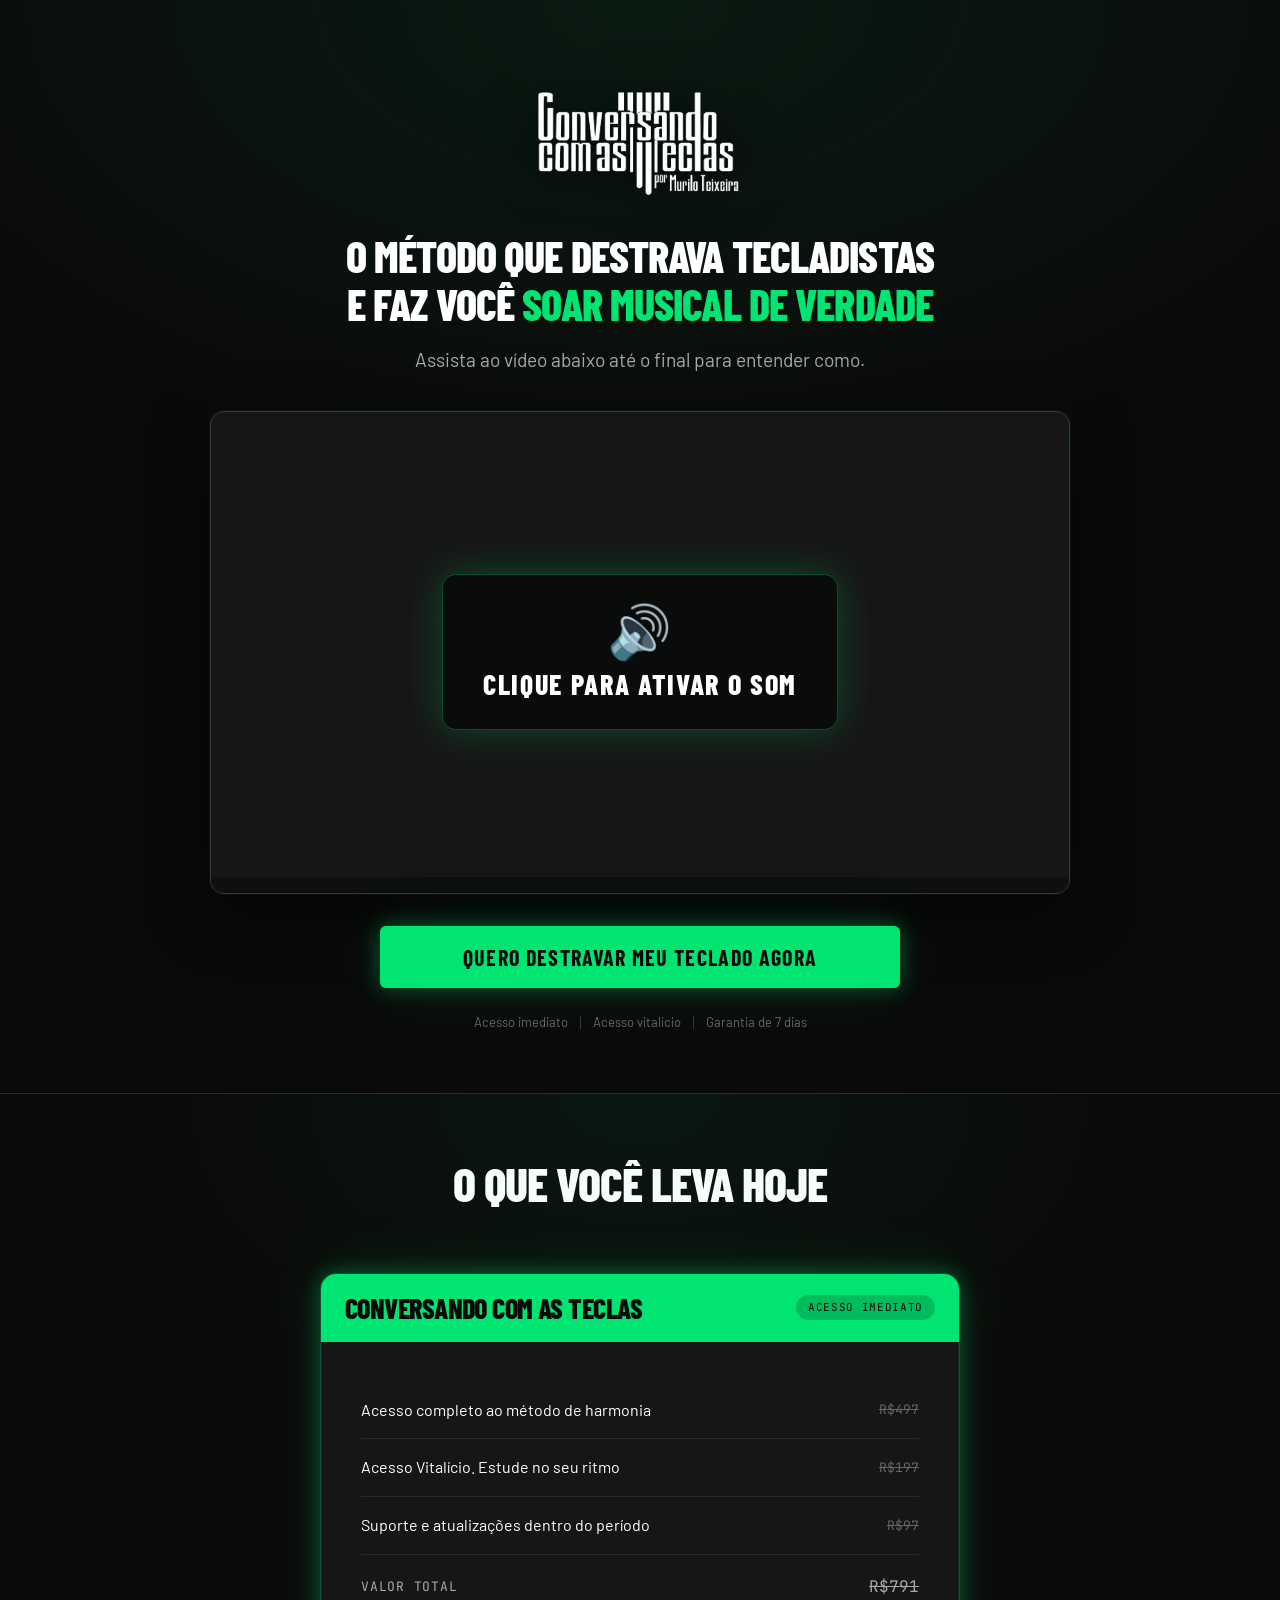
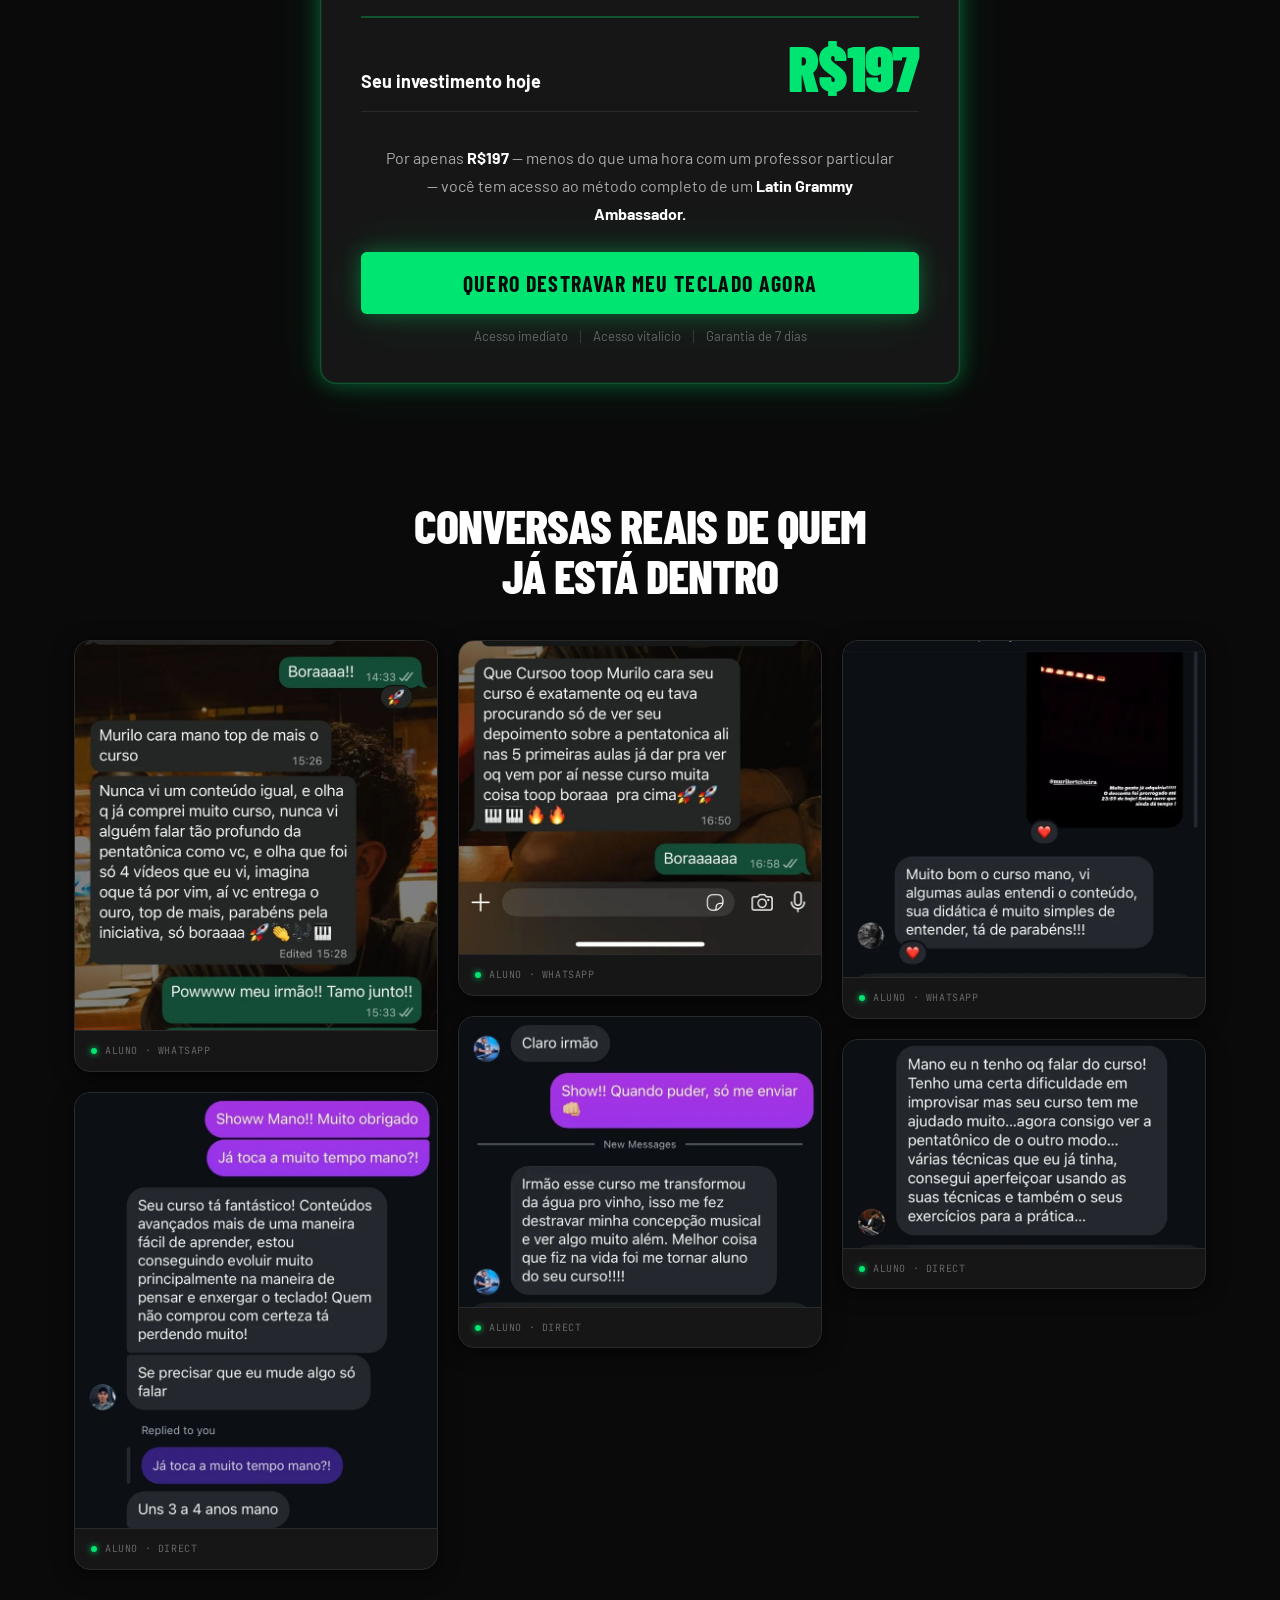
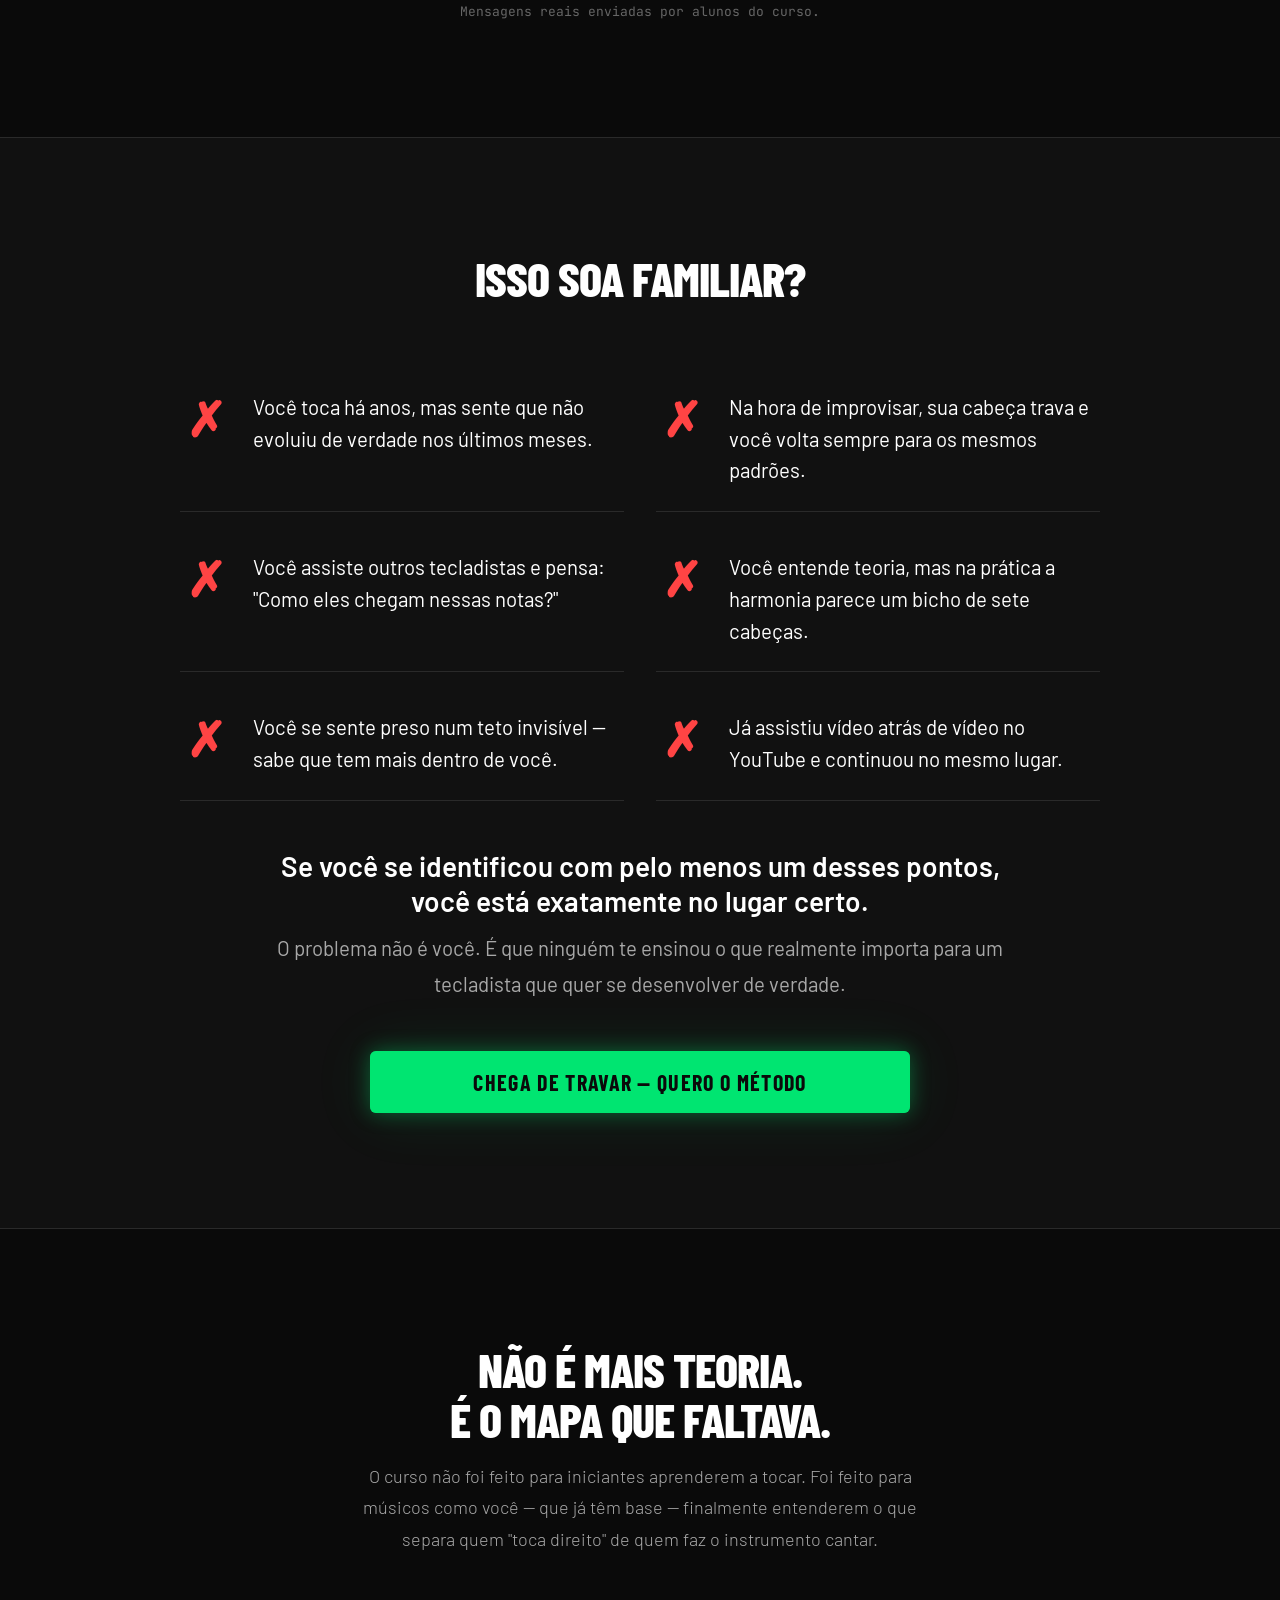
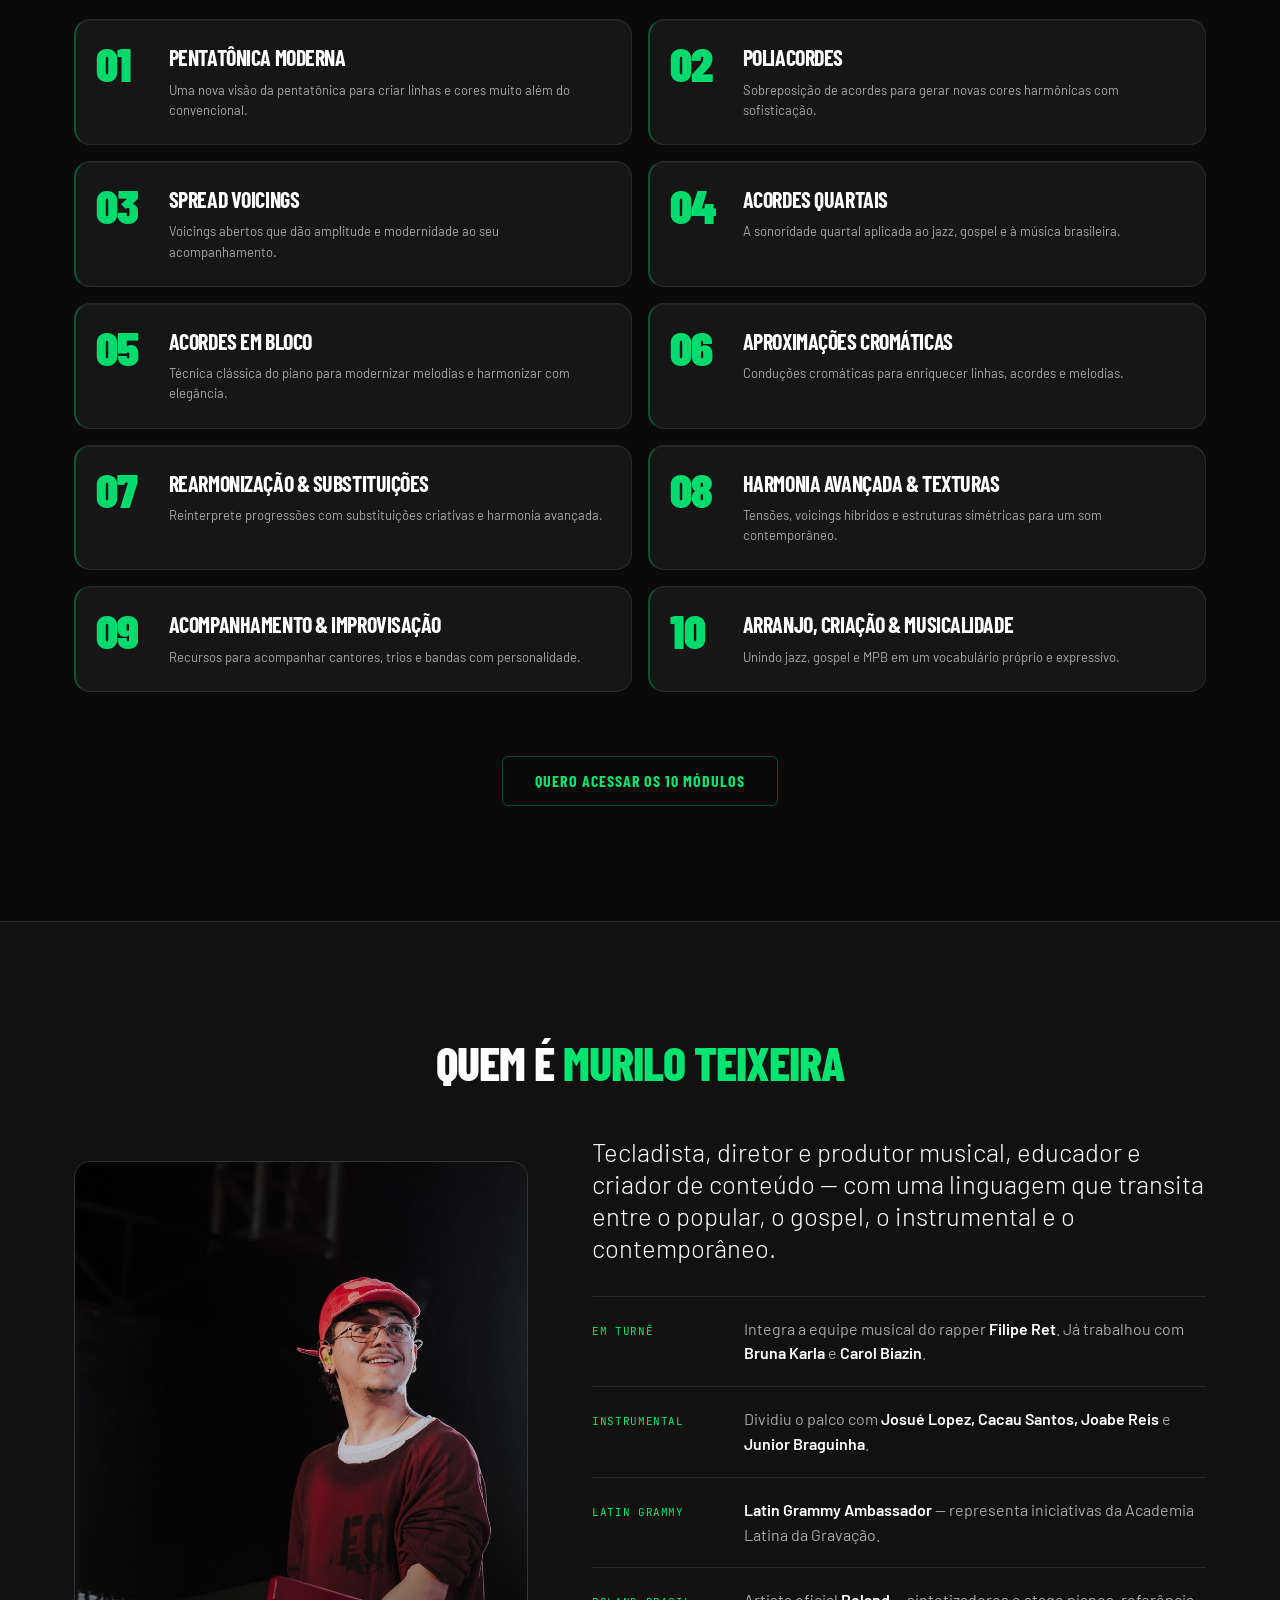
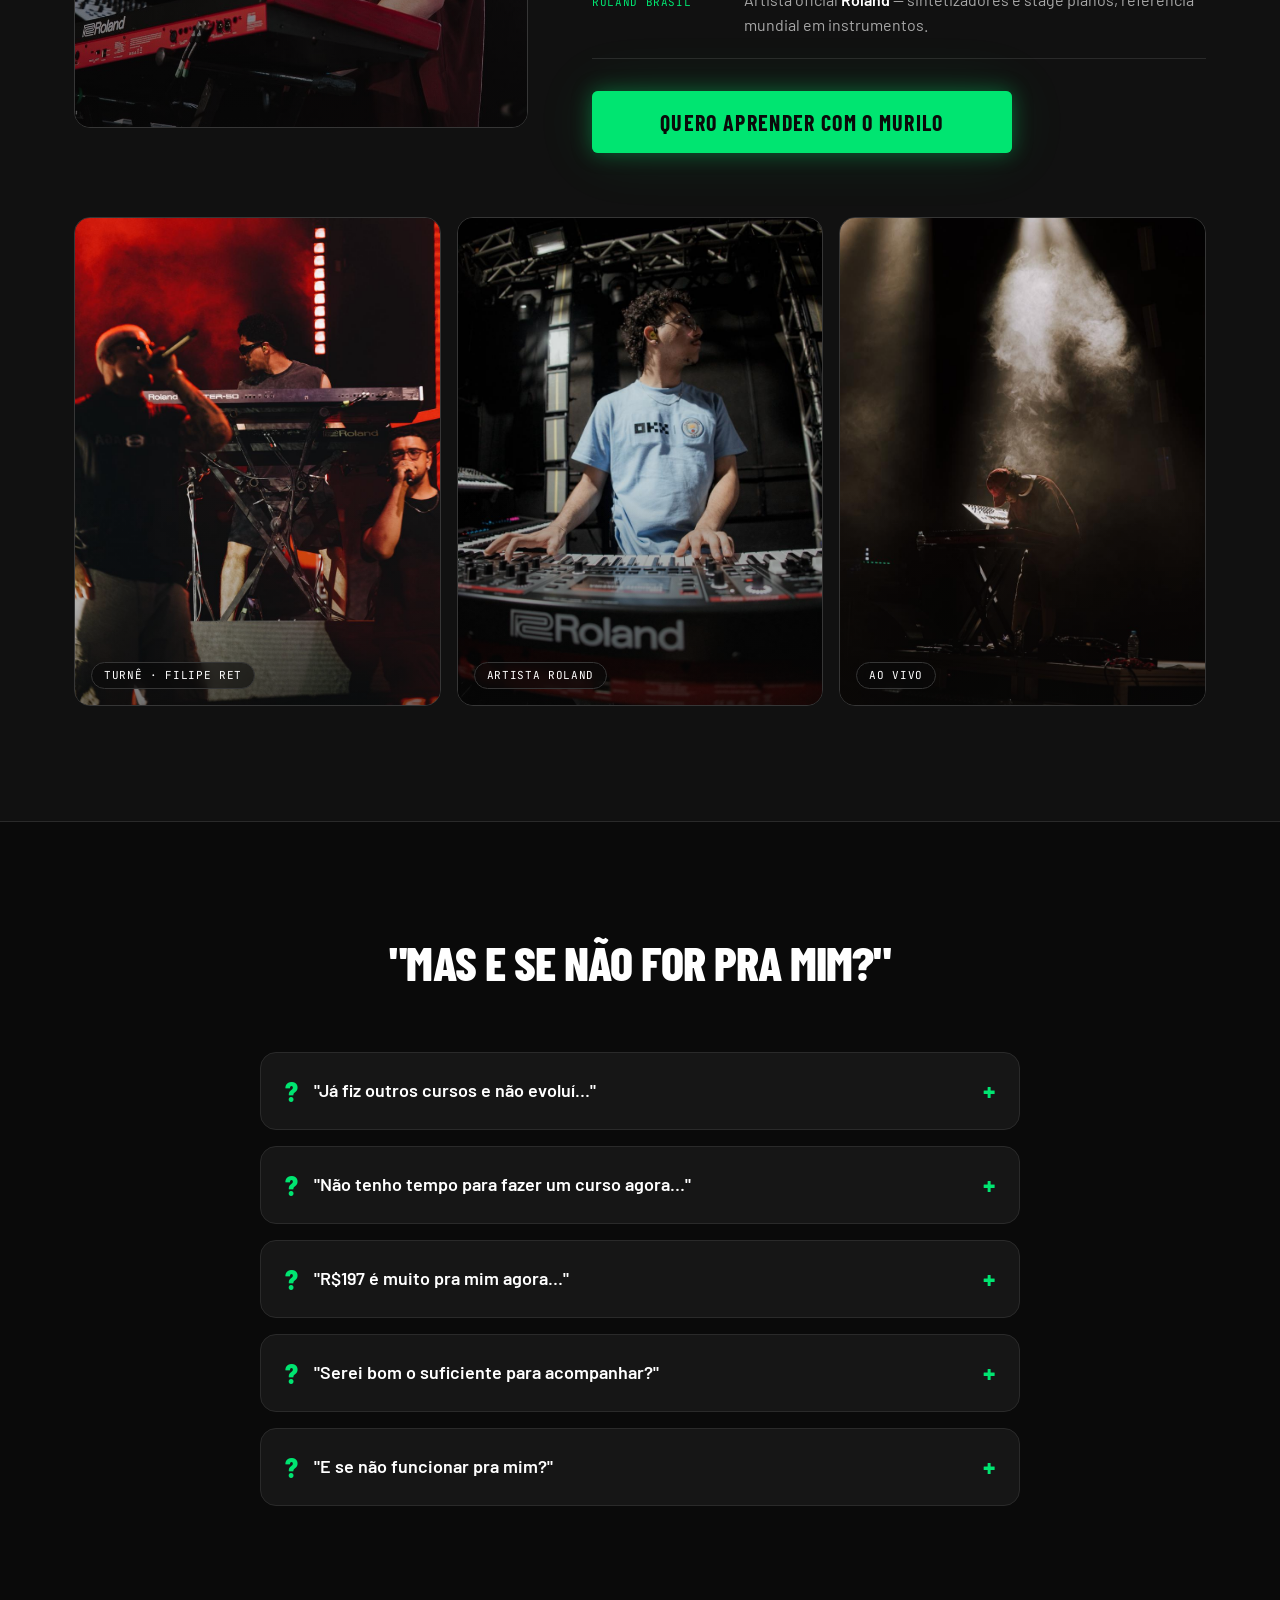
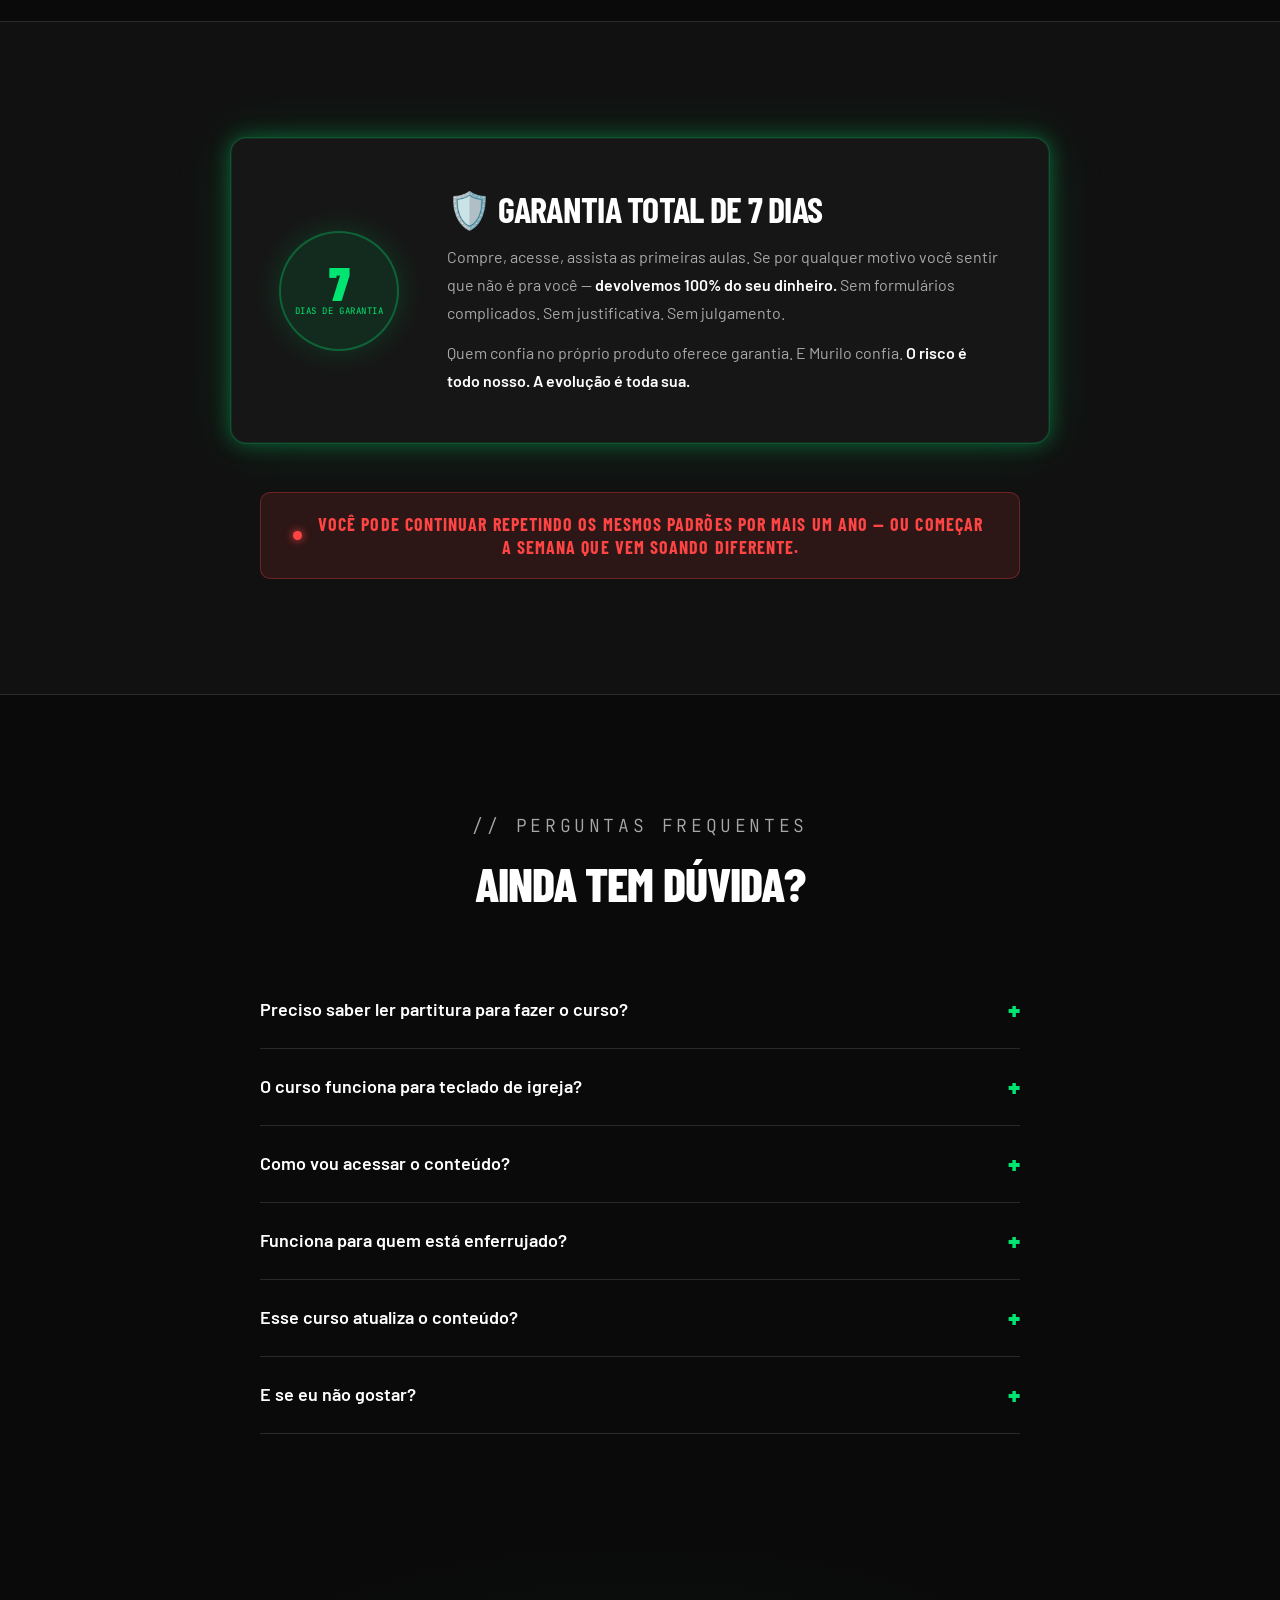
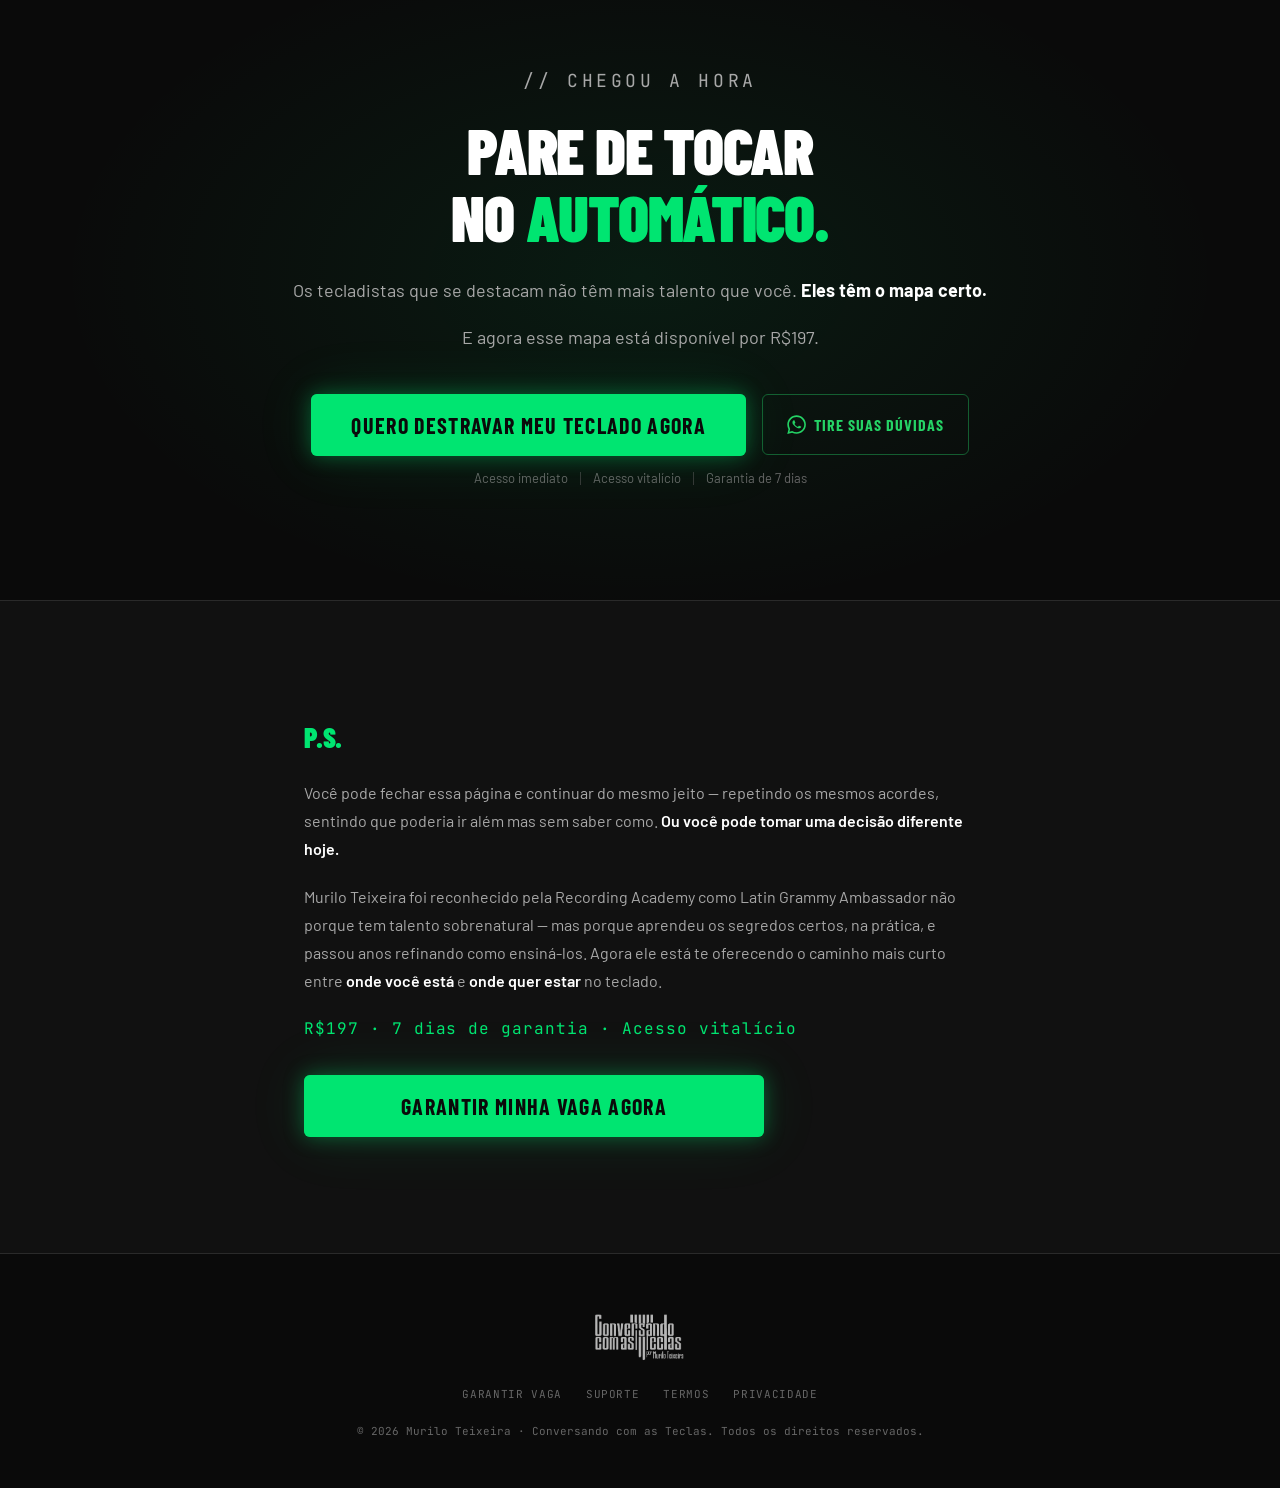
<file: vsl.html>
<!DOCTYPE html>
<html lang="pt-BR">
<head>
<meta charset="UTF-8">
<meta name="viewport" content="width=device-width, initial-scale=1.0">
<meta name="robots" content="noindex, nofollow">
<title>Conversando com as Teclas — Aula Gratuita</title>
<meta name="description" content="Assista à aula e descubra o método que destrava tecladistas que já sabem o básico. Por Murilo Teixeira, Latin Grammy Ambassador.">
<link rel="preconnect" href="https://fonts.googleapis.com">
<link rel="preconnect" href="https://fonts.gstatic.com" crossorigin>
<link href="https://fonts.googleapis.com/css2?family=Barlow+Condensed:ital,wght@0,400;0,600;0,700;0,800;0,900;1,700;1,800&family=Barlow:ital,wght@0,300;0,400;0,500;0,600;0,700;1,300;1,400&family=JetBrains+Mono:wght@400;500&display=swap" rel="stylesheet" media="print" onload="this.media='all'">
<noscript><link href="https://fonts.googleapis.com/css2?family=Barlow+Condensed:ital,wght@0,400;0,600;0,700;0,800;0,900;1,700;1,800&family=Barlow:ital,wght@0,300;0,400;0,500;0,600;0,700;1,300;1,400&family=JetBrains+Mono:wght@400;500&display=swap" rel="stylesheet"></noscript>
<link rel="stylesheet" href="styles.css">
<link rel="icon" type="image/png" href="assets/favicon.png">
<!-- Meta Pixel Code -->
<script>
!function(f,b,e,v,n,t,s)
{if(f.fbq)return;n=f.fbq=function(){n.callMethod?
n.callMethod.apply(n,arguments):n.queue.push(arguments)};
if(!f._fbq)f._fbq=n;n.push=n;n.loaded=!0;n.version='2.0';
n.queue=[];t=b.createElement(e);t.async=!0;
t.src=v;s=b.getElementsByTagName(e)[0];
s.parentNode.insertBefore(t,s)}(window, document,'script',
'https://connect.facebook.net/en_US/fbevents.js');
fbq('init', '980710154399899');
fbq('track', 'PageView');
</script>
<noscript><img height="1" width="1" style="display:none"
src="https://www.facebook.com/tr?id=980710154399899&ev=PageView&noscript=1"
alt=""/></noscript>
<!-- End Meta Pixel Code -->

<!-- ═══════════════ ESTILOS ESPECÍFICOS DA VSL ═══════════════ -->
<style>
  .vsl-hero {
    position: relative;
    padding: clamp(2rem, 5vw, 4rem) var(--s4) clamp(2.5rem, 5vw, 4rem);
    text-align: center;
    background:
      radial-gradient(120% 80% at 50% 0%, rgba(0,229,113,0.08) 0%, transparent 55%),
      var(--bg);
    border-bottom: 1px solid var(--border);
  }
  .vsl-logo {
    width: clamp(170px, 34vw, 240px);
    height: auto;
    margin: 0 auto var(--s6);
    display: block;
    filter: drop-shadow(0 4px 24px rgba(0,0,0,0.7));
  }
  .vsl-headline {
    font-family: var(--font-display);
    font-weight: 800;
    font-size: clamp(1.6rem, 4vw, 2.75rem);
    line-height: 1.1;
    letter-spacing: var(--track-tight);
    color: var(--text-1);
    max-width: 820px;
    margin: 0 auto var(--s4);
  }
  .vsl-headline .green { color: var(--green); }
  .vsl-headline { text-transform: uppercase; }
  .vsl-sub {
    font-family: var(--font-body);
    font-size: clamp(1rem, 2vw, 1.2rem);
    color: var(--text-2);
    max-width: 620px;
    margin: 0 auto clamp(1.5rem, 3vw, 2.25rem);
  }

  /* Vídeo */
  .vsl-video-wrap {
    position: relative;
    width: 100%;
    max-width: 860px;
    margin: 0 auto;
    aspect-ratio: 16 / 9;
    border-radius: 14px;
    overflow: hidden;
    background: var(--bg-2);
    border: 1px solid var(--border-md);
    box-shadow: 0 20px 60px rgba(0,0,0,0.55), 0 0 0 1px rgba(0,229,113,0.08);
  }
  .vsl-video-wrap iframe,
  .vsl-video-wrap video {
    position: absolute;
    inset: 0;
    width: 100%;
    height: 100%;
    border: 0;
  }
  /* Camada por cima do player: bloqueia os controles do Vimeo e captura o clique */
  .vsl-shield {
    position: absolute;
    inset: 0;
    z-index: 2;
    display: flex;
    align-items: center;
    justify-content: center;
    cursor: pointer;
    background: transparent;
    border: 0;
    padding: 0;
    -webkit-tap-highlight-color: transparent;
  }
  /* Botão "ativar o som" (estado inicial, vídeo rodando mudo) */
  .vsl-unmute {
    display: flex;
    flex-direction: column;
    align-items: center;
    gap: var(--s3);
    padding: clamp(1rem, 3vw, 1.75rem) clamp(1.25rem, 4vw, 2.5rem);
    border-radius: 14px;
    background: rgba(8,10,9,0.78);
    border: 1px solid var(--green-border);
    box-shadow: 0 0 40px var(--green-glow);
    color: var(--text-1);
    font-family: var(--font-display);
    font-weight: 800;
    font-size: clamp(1.1rem, 3.2vw, 1.75rem);
    letter-spacing: var(--track-wide);
    text-transform: uppercase;
    text-align: center;
    animation: vslBounce 1.1s ease-in-out infinite;
  }
  @keyframes vslBounce {
    0%, 100% { transform: translateY(0) scale(1); }
    40%      { transform: translateY(-14px) scale(1.05); }
    60%      { transform: translateY(0) scale(1); }
    80%      { transform: translateY(-5px) scale(1.02); }
  }
  @media (prefers-reduced-motion: reduce) {
    .vsl-unmute { animation: none; }
  }

  /* Botão de compra abaixo do vídeo */
  .vsl-cta {
    max-width: 860px;
    margin: clamp(1.25rem, 3vw, 2rem) auto 0;
    display: flex;
    flex-direction: column;
    align-items: center;
    gap: var(--s3);
  }
  .vsl-cta .btn { width: 100%; max-width: 520px; }

  /* WhatsApp flutuante: escondido no início, aparece só depois de rolar além da oferta */
  .whats-float {
    opacity: 0;
    pointer-events: none;
    transition: opacity .25s ease, transform var(--t-base) var(--ease-out), box-shadow var(--t-base) var(--ease-out);
  }
  .whats-float.whats-show { opacity: 1; pointer-events: auto; }
  /* no celular, continua saindo de cima dos botões de compra */
  @media (max-width: 760px) {
    .whats-float.whats-show.whats-hide { opacity: 0; pointer-events: none; }
  }

  /* ── Celular ── */
  @media (max-width: 760px) {
    .vsl-hero { padding: var(--s5) var(--s4) var(--s8); }
    .vsl-logo { width: clamp(130px, 38vw, 170px); margin-bottom: var(--s4); }
    .vsl-headline { font-size: clamp(1.35rem, 6.4vw, 1.9rem); margin-bottom: var(--s3); }
    .vsl-sub { font-size: 0.95rem; margin-bottom: var(--s4); }
    /* vídeo de ponta a ponta, sem moldura */
    .vsl-video-wrap {
      width: auto;
      max-width: none;
      margin-inline: calc(-1 * var(--s4));
      border-radius: 0;
      border-left: 0;
      border-right: 0;
    }
    .vsl-unmute { padding: var(--s3) var(--s4); gap: var(--s2); max-width: 82%; }
    .vsl-unmute .ico { font-size: 2rem; }
  }
  .vsl-unmute .ico { font-size: clamp(2rem, 6vw, 3.25rem); line-height: 1; color: var(--green); }
  /* Ícone de play quando o vídeo está pausado */
  .vsl-paused {
    display: none;
    width: clamp(64px, 12vw, 96px);
    height: clamp(64px, 12vw, 96px);
    border-radius: 50%;
    align-items: center;
    justify-content: center;
    background: rgba(8,10,9,0.78);
    border: 1px solid var(--green-border);
    box-shadow: 0 0 30px var(--green-glow);
    color: var(--green);
    font-size: clamp(1.75rem, 5vw, 2.5rem);
    padding-left: 0.15em;
  }
  .vsl-shield.is-paused .vsl-paused { display: flex; }
  .vsl-shield.is-unmuted .vsl-unmute { display: none; }

  /* Barra de progresso (por cima do vídeo, na base) */
  .vsl-bar-wrap {
    position: absolute;
    bottom: 0;
    left: 0;
    right: 0;
    z-index: 3;
    pointer-events: none;
  }
  .vsl-bar-track {
    width: 100%;
    height: clamp(10px, 2vw, 16px);
    background: rgba(8,10,9,0.55);
    overflow: hidden;
  }
  .vsl-bar-fill {
    width: 0%;
    height: 100%;
    background: linear-gradient(90deg, var(--green-dark), var(--green));
    box-shadow: 0 0 12px var(--green-glow);
  }
</style>
</head>
<body>

<!-- ═══════════════ VSL HERO ═══════════════ -->
<header class="vsl-hero" data-screen-label="VSL">
  <img src="assets/logo.webp" alt="Conversando com as Teclas — por Murilo Teixeira" class="vsl-logo" width="645" height="387" fetchpriority="high">

  <h1 class="vsl-headline">
    O MÉTODO QUE DESTRAVA TECLADISTAS<br>
    E FAZ VOCÊ <span class="green">SOAR MUSICAL DE VERDADE</span>
  </h1>
  <p class="vsl-sub">Assista ao vídeo abaixo até o final para entender como.</p>

  <div class="vsl-video-wrap">
    <iframe id="vslPlayer"
            src="https://player.vimeo.com/video/1234564731?autoplay=1&amp;muted=1&amp;playsinline=1&amp;controls=0&amp;title=0&amp;byline=0&amp;portrait=0&amp;badge=0&amp;autopause=0&amp;dnt=1&amp;app_id=58479"
            frameborder="0"
            allow="autoplay; fullscreen; picture-in-picture; clipboard-write; encrypted-media; web-share"
            referrerpolicy="strict-origin-when-cross-origin"
            title="VSL MURILO"></iframe>

    <button type="button" class="vsl-shield" id="vslShield" aria-label="Ativar o som e assistir">
      <span class="vsl-unmute"><span class="ico">🔊</span>Clique para ativar o som</span>
      <span class="vsl-paused" aria-hidden="true">▶</span>
    </button>

    <!-- Barra de progresso (falsa: enche rápido no começo) -->
    <div class="vsl-bar-wrap" aria-hidden="true">
      <div class="vsl-bar-track">
        <div class="vsl-bar-fill" id="vslBarFill"></div>
      </div>
    </div>
  </div>

  <!-- Botão de compra logo abaixo do vídeo -->
  <div class="vsl-cta">
    <a href="https://pay.hotmart.com/I101711319L?checkoutMode=10" target="_blank" rel="noopener noreferrer" class="btn btn-xl btn-pulse">Quero destravar meu teclado agora</a>
    <div class="microcopy">
      <span>Acesso imediato</span>
      <span>Acesso vitalício</span>
      <span>Garantia de 7 dias</span>
    </div>
  </div>
</header>

<div id="vslContent">

<!-- ═══════════════ OFERTA ═══════════════ -->
<section class="offer-section pad" id="oferta" data-screen-label="Oferta" style="padding-top: clamp(2.5rem,5vw,4rem);">
  <div class="wrap">
    <div class="s-head reveal">
      <h2 class="h2">O que você leva hoje</h2>
    </div>

    <div class="offer-card reveal">
      <div class="offer-head">
        <span class="title">Conversando com as Teclas</span>
        <span class="badge">Acesso imediato</span>
      </div>
      <div class="offer-body">
        <table class="vtable">
          <tr><td>Acesso completo ao método de harmonia</td><td class="strike">R$497</td></tr>
          <tr><td>Acesso Vitalício. Estude no seu ritmo</td><td class="strike">R$197</td></tr>
          <tr><td>Suporte e atualizações dentro do período</td><td class="strike">R$97</td></tr>
          <tr class="total-row"><td>Valor total</td><td class="strike">R$791</td></tr>
          <tr class="price-row"><td>Seu investimento hoje</td><td class="price-val">R$197</td></tr>
        </table>

        <p class="offer-pitch">Por apenas <strong>R$197</strong> — menos do que uma hora com um professor particular — você tem acesso ao método completo de um <strong>Latin Grammy Ambassador.</strong></p>

        <div class="offer-cta">
          <a href="https://pay.hotmart.com/I101711319L?checkoutMode=10" target="_blank" rel="noopener noreferrer" class="btn btn-xl btn-pulse" style="max-width: 100%;">Quero destravar meu teclado agora</a>
          <div class="microcopy">
            <span>Acesso imediato</span>
            <span>Acesso vitalício</span>
            <span>Garantia de 7 dias</span>
          </div>
        </div>
      </div>
    </div>
  </div>
</section>

<!-- ═══════════════ DEPOIMENTOS (logo abaixo da oferta) ═══════════════ -->
<section class="pad" data-screen-label="Depoimentos" style="padding-top: 0;">
  <div class="wrap">
    <div class="testi-wrap" style="margin-top: 0;">
      <div class="s-head reveal" style="margin-bottom: var(--s10);">
        <h2 class="h2">Conversas reais de quem<br>já está dentro</h2>
      </div>

      <div class="testi-masonry">
        <figure class="testi reveal"><img src="assets/depo-1.webp" alt="Depoimento de aluno" loading="lazy"><figcaption class="testi-cap"><span class="dot"></span>Aluno · WhatsApp</figcaption></figure>
        <figure class="testi reveal"><img src="assets/depo-4.webp" alt="Depoimento de aluno" loading="lazy"><figcaption class="testi-cap"><span class="dot"></span>Aluno · Direct</figcaption></figure>
        <figure class="testi reveal"><img src="assets/depo-2.webp" alt="Depoimento de aluno" loading="lazy"><figcaption class="testi-cap"><span class="dot"></span>Aluno · WhatsApp</figcaption></figure>
        <figure class="testi reveal"><img src="assets/depo-5.webp" alt="Depoimento de aluno" loading="lazy"><figcaption class="testi-cap"><span class="dot"></span>Aluno · Direct</figcaption></figure>
        <figure class="testi reveal"><img src="assets/depo-3.webp" alt="Depoimento de aluno" loading="lazy"><figcaption class="testi-cap"><span class="dot"></span>Aluno · WhatsApp</figcaption></figure>
        <figure class="testi reveal"><img src="assets/depo-6.webp" alt="Depoimento de aluno" loading="lazy"><figcaption class="testi-cap"><span class="dot"></span>Aluno · Direct</figcaption></figure>
      </div>
      <p class="testi-note reveal">Mensagens reais enviadas por alunos do curso.</p>
    </div>
  </div>
</section>

<!-- ═══════════════ DOR ═══════════════ -->
<section class="pain-section pad" data-screen-label="Identificação da dor">
  <div class="wrap">
    <div class="s-head reveal">
      <h2 class="h2">Isso soa familiar?</h2>
    </div>

    <div class="pain-grid pain-grid-lg reveal">
      <div class="pain"><span class="pain-icon">✗</span>Você toca há anos, mas sente que não evoluiu de verdade nos últimos meses.</div>
      <div class="pain"><span class="pain-icon">✗</span>Na hora de improvisar, sua cabeça trava e você volta sempre para os mesmos padrões.</div>
      <div class="pain"><span class="pain-icon">✗</span>Você assiste outros tecladistas e pensa: "Como eles chegam nessas notas?"</div>
      <div class="pain"><span class="pain-icon">✗</span>Você entende teoria, mas na prática a harmonia parece um bicho de sete cabeças.</div>
      <div class="pain"><span class="pain-icon">✗</span>Você se sente preso num teto invisível — sabe que tem mais dentro de você.</div>
      <div class="pain"><span class="pain-icon">✗</span>Já assistiu vídeo atrás de vídeo no YouTube e continuou no mesmo lugar.</div>
    </div>

    <div class="pain-after pain-after-lg reveal">
      <p class="subhead">Se você se identificou com pelo menos um desses pontos, você está exatamente no lugar certo.</p>
      <p class="body">O problema não é você. É que ninguém te ensinou o que realmente importa para um tecladista que quer se desenvolver de verdade.</p>
    </div>

    <div class="cta-group reveal" style="margin-top: var(--s12);">
      <a href="#oferta" class="btn btn-xl btn-pulse">Chega de travar — quero o método</a>
    </div>
  </div>
</section>

<!-- ═══════════════ SOLUÇÃO + MÓDULOS ═══════════════ -->
<section class="pad" id="modulos" data-screen-label="Solução / Módulos">
  <div class="wrap">
    <div class="s-head reveal">
      <h2 class="h2">Não é mais teoria.<br>É o mapa que faltava.</h2>
      <p>O curso não foi feito para iniciantes aprenderem a tocar. Foi feito para músicos como você — que já têm base — finalmente entenderem o que separa quem "toca direito" de quem faz o instrumento cantar.</p>
    </div>

    <div class="modules-grid">
      <article class="module reveal"><span class="module-num">01</span><div class="module-body"><h4>Pentatônica Moderna</h4><p>Uma nova visão da pentatônica para criar linhas e cores muito além do convencional.</p></div></article>
      <article class="module reveal"><span class="module-num">02</span><div class="module-body"><h4>Poliacordes</h4><p>Sobreposição de acordes para gerar novas cores harmônicas com sofisticação.</p></div></article>
      <article class="module reveal"><span class="module-num">03</span><div class="module-body"><h4>Spread Voicings</h4><p>Voicings abertos que dão amplitude e modernidade ao seu acompanhamento.</p></div></article>
      <article class="module reveal"><span class="module-num">04</span><div class="module-body"><h4>Acordes Quartais</h4><p>A sonoridade quartal aplicada ao jazz, gospel e à música brasileira.</p></div></article>
      <article class="module reveal"><span class="module-num">05</span><div class="module-body"><h4>Acordes em Bloco</h4><p>Técnica clássica do piano para modernizar melodias e harmonizar com elegância.</p></div></article>
      <article class="module reveal"><span class="module-num">06</span><div class="module-body"><h4>Aproximações Cromáticas</h4><p>Conduções cromáticas para enriquecer linhas, acordes e melodias.</p></div></article>
      <article class="module reveal"><span class="module-num">07</span><div class="module-body"><h4>Rearmonização &amp; Substituições</h4><p>Reinterprete progressões com substituições criativas e harmonia avançada.</p></div></article>
      <article class="module reveal"><span class="module-num">08</span><div class="module-body"><h4>Harmonia Avançada &amp; Texturas</h4><p>Tensões, voicings híbridos e estruturas simétricas para um som contemporâneo.</p></div></article>
      <article class="module reveal"><span class="module-num">09</span><div class="module-body"><h4>Acompanhamento &amp; Improvisação</h4><p>Recursos para acompanhar cantores, trios e bandas com personalidade.</p></div></article>
      <article class="module reveal"><span class="module-num">10</span><div class="module-body"><h4>Arranjo, Criação &amp; Musicalidade</h4><p>Unindo jazz, gospel e MPB em um vocabulário próprio e expressivo.</p></div></article>
    </div>

    <div class="cta-group reveal" style="margin-top: clamp(2.5rem,5vw,4rem);">
      <a href="#oferta" class="btn btn-outline">Quero acessar os 10 módulos</a>
    </div>
  </div>
</section>

<!-- ═══════════════ AUTORIDADE + PROVA SOCIAL ═══════════════ -->
<section class="authority pad" data-screen-label="Prova social">
  <div class="wrap">
    <div class="s-head reveal" style="margin-bottom: clamp(2rem,4vw,3rem);">
      <h2 class="h2">Quem é <span class="green">Murilo Teixeira</span></h2>
    </div>

    <div class="authority-grid">
      <div class="authority-photo reveal">
        <img src="assets/murilo-portrait.webp" alt="Murilo Teixeira tocando ao vivo" loading="lazy">
      </div>
      <div class="reveal">
        <p class="authority-intro">Tecladista, diretor e produtor musical, educador e criador de conteúdo — com uma linguagem que transita entre o popular, o gospel, o instrumental e o contemporâneo.</p>

        <ul class="cred-list">
          <li><span class="cred-k">Em turnê</span><span class="cred-v">Integra a equipe musical do rapper <strong>Filipe Ret</strong>. Já trabalhou com <strong>Bruna Karla</strong> e <strong>Carol Biazin</strong>.</span></li>
          <li><span class="cred-k">Instrumental</span><span class="cred-v">Dividiu o palco com <strong>Josué Lopez, Cacau Santos, Joabe Reis</strong> e <strong>Junior Braguinha</strong>.</span></li>
          <li><span class="cred-k">Latin Grammy</span><span class="cred-v"><strong>Latin Grammy Ambassador</strong> — representa iniciativas da Academia Latina da Gravação.</span></li>
          <li><span class="cred-k">Roland Brasil</span><span class="cred-v">Artista oficial <strong>Roland</strong> — sintetizadores e stage pianos, referência mundial em instrumentos.</span></li>
        </ul>

        <div class="cta-group" style="align-items: flex-start; margin-top: var(--s8);">
          <a href="#oferta" class="btn btn-xl btn-pulse" style="max-width: 420px;">Quero aprender com o Murilo</a>
        </div>
      </div>
    </div>

    <!-- GALERIA -->
    <div class="murilo-gallery">
      <figure class="m-shot reveal"><img src="assets/murilo-ret.webp" alt="Murilo na turnê do Filipe Ret" loading="lazy"><figcaption>Turnê · Filipe Ret</figcaption></figure>
      <figure class="m-shot reveal"><img src="assets/murilo-roland.webp" alt="Murilo com sintetizador Roland" loading="lazy"><figcaption>Artista Roland</figcaption></figure>
      <figure class="m-shot reveal"><img src="assets/murilo-smoke.webp" alt="Murilo tocando ao vivo" loading="lazy"><figcaption>Ao vivo</figcaption></figure>
    </div>
  </div>
</section>

<!-- ═══════════════ QUEBRA DE OBJEÇÕES ═══════════════ -->
<section class="pad" data-screen-label="Objeções">
  <div class="wrap">
    <div class="s-head reveal">
      <h2 class="h2">"Mas e se não for pra mim?"</h2>
    </div>

    <div class="obj-list">
      <details class="obj reveal">
        <summary><span class="q-mark">?</span>"Já fiz outros cursos e não evoluí…"<span class="plus">+</span></summary>
        <div class="obj-a">Faz sentido desconfiar. A maioria dos cursos ensina teoria ou recomeça do zero — e nenhum dos dois serve pra quem já sabe o básico. Esse método foi desenhado <strong>especificamente para músicos que já têm base</strong> e precisam destravar. É diferente. E você tem 7 dias para comprovar isso.</div>
      </details>
      <details class="obj reveal">
        <summary><span class="q-mark">?</span>"Não tenho tempo para fazer um curso agora…"<span class="plus">+</span></summary>
        <div class="obj-a">O acesso é vitalício. Você não precisa assistir tudo em uma semana — <strong>avança no seu ritmo</strong>, encaixa na sua rotina e ainda assim sente a evolução, porque o método é direto ao ponto, sem enrolação.</div>
      </details>
      <details class="obj reveal">
        <summary><span class="q-mark">?</span>"R$197 é muito pra mim agora…"<span class="plus">+</span></summary>
        <div class="obj-a">Coloca na balança: quanto você já gastou em aulas particulares sem resultado consistente? <strong>R$197 de acesso vitalício</strong> a um método de Latin Grammy Ambassador é menos do que uma única hora com qualquer professor.</div>
      </details>
      <details class="obj reveal">
        <summary><span class="q-mark">?</span>"Serei bom o suficiente para acompanhar?"<span class="plus">+</span></summary>
        <div class="obj-a">Se você já sabe o básico do teclado, você é <strong>exatamente o aluno</strong> para quem esse método foi feito. Não precisa ser avançado. Precisa querer sair do lugar onde está.</div>
      </details>
      <details class="obj reveal">
        <summary><span class="q-mark">?</span>"E se não funcionar pra mim?"<span class="plus">+</span></summary>
        <div class="obj-a">Então você pede o dinheiro de volta. Simples assim. Você tem <strong>7 dias de garantia incondicional</strong> — sem perguntas, sem burocracia.</div>
      </details>
    </div>
  </div>
</section>

<!-- ═══════════════ GARANTIA + URGÊNCIA ═══════════════ -->
<section class="guarantee-section pad" data-screen-label="Garantia">
  <div class="wrap">
    <div class="guarantee reveal">
      <div class="seal">
        <span class="big">7</span>
        <span class="lbl">Dias de garantia</span>
      </div>
      <div>
        <h3 class="h3">🛡️ Garantia total de 7 dias</h3>
        <p>Compre, acesse, assista as primeiras aulas. Se por qualquer motivo você sentir que não é pra você — <span class="kicker">devolvemos 100% do seu dinheiro.</span> Sem formulários complicados. Sem justificativa. Sem julgamento.</p>
        <p>Quem confia no próprio produto oferece garantia. E Murilo confia. <span class="kicker">O risco é todo nosso. A evolução é toda sua.</span></p>
      </div>
    </div>

    <div class="urgency reveal">
      <span class="pulse"></span>
      <span>Você pode continuar repetindo os mesmos padrões por mais um ano — ou começar a semana que vem soando diferente.</span>
    </div>
  </div>
</section>

<!-- ═══════════════ FAQ ═══════════════ -->
<section class="pad" data-screen-label="FAQ">
  <div class="wrap">
    <div class="s-head reveal">
      <p class="eyebrow" style="justify-content: center;">// Perguntas frequentes</p>
      <h2 class="h2">Ainda tem dúvida?</h2>
    </div>

    <div class="faq-list">
      <details class="faq-item reveal"><summary>Preciso saber ler partitura para fazer o curso?</summary><div class="faq-a">Não é obrigatório. O método é focado em prática musical — você vai aprender a ouvir, sentir e aplicar. Quem lê partitura avança mais rápido em alguns pontos, mas não é pré-requisito.</div></details>
      <details class="faq-item reveal"><summary>O curso funciona para teclado de igreja?</summary><div class="faq-a">Sim. Murilo é músico de palco e de ministério. O método se aplica nos dois contextos — porque musicalidade e harmonia são universais.</div></details>
      <details class="faq-item reveal"><summary>Como vou acessar o conteúdo?</summary><div class="faq-a">Assim que o pagamento for confirmado, você recebe o acesso por e-mail. O curso fica disponível de forma vitalícia na plataforma.</div></details>
      <details class="faq-item reveal"><summary>Funciona para quem está enferrujado?</summary><div class="faq-a">Funciona para quem já teve contato com o instrumento e quer retomar com foco. Se você tocou em algum momento da vida e parou, esse método te coloca nos trilhos.</div></details>
      <details class="faq-item reveal"><summary>Esse curso atualiza o conteúdo?</summary><div class="faq-a">Com acesso vitalício, você recebe qualquer atualização de conteúdo sem custo adicional.</div></details>
      <details class="faq-item reveal"><summary>E se eu não gostar?</summary><div class="faq-a">Você tem 7 dias de garantia incondicional. Peça o reembolso e devolvemos 100% sem perguntas.</div></details>
    </div>
  </div>
</section>

<!-- ═══════════════ CTA FINAL ═══════════════ -->
<section class="final pad" data-screen-label="CTA final">
  <div class="wrap final-inner">
    <p class="eyebrow reveal" style="justify-content: center; margin-bottom: var(--s5);">// Chegou a hora</p>
    <h2 class="h1 reveal">Pare de tocar<br>no <span class="green">automático.</span></h2>
    <p class="reveal" style="margin-top: var(--s6);">Os tecladistas que se destacam não têm mais talento que você. <strong>Eles têm o mapa certo.</strong></p>
    <p class="reveal">E agora esse mapa está disponível por R$197.</p>

    <div class="cta-group reveal">
      <div class="hero-actions" style="justify-content: center;">
        <a href="#oferta" class="btn btn-xl btn-pulse" style="width: auto;">Quero destravar meu teclado agora</a>
        <a href="#whatsapp" class="btn btn-whats js-whats">
          <svg class="whats-ico" viewBox="0 0 32 32" fill="currentColor" aria-hidden="true"><path d="M16 .5C7.4.5.5 7.4.5 16c0 2.8.7 5.4 2 7.7L.5 31.5l8-2.1c2.2 1.2 4.8 1.9 7.5 1.9 8.6 0 15.5-6.9 15.5-15.5S24.6.5 16 .5zm0 28.3c-2.4 0-4.7-.6-6.7-1.8l-.5-.3-4.8 1.2 1.3-4.6-.3-.5C3.9 20.7 3.2 18.4 3.2 16 3.2 8.9 8.9 3.2 16 3.2S28.8 8.9 28.8 16 23.1 28.8 16 28.8zm7.1-9.6c-.4-.2-2.3-1.1-2.6-1.3-.3-.1-.6-.2-.8.2-.2.4-.9 1.3-1.1 1.5-.2.2-.4.3-.8.1-.4-.2-1.6-.6-3.1-1.9-1.1-1-1.9-2.3-2.1-2.7-.2-.4 0-.6.2-.8.2-.2.4-.4.6-.7.2-.2.3-.4.4-.7.1-.3.1-.5 0-.7-.1-.2-.8-2-1.1-2.7-.3-.7-.6-.6-.8-.6h-.7c-.2 0-.6.1-.9.5-.3.4-1.2 1.2-1.2 2.9 0 1.7 1.2 3.4 1.4 3.6.2.2 2.5 3.8 6 5.3.8.4 1.5.6 2 .8.8.3 1.6.2 2.2.1.7-.1 2.3-.9 2.6-1.8.3-.9.3-1.6.2-1.8-.1-.1-.3-.2-.7-.4z"/></svg>
          Tire suas dúvidas
        </a>
      </div>
      <div class="microcopy">
        <span>Acesso imediato</span>
        <span>Acesso vitalício</span>
        <span>Garantia de 7 dias</span>
      </div>
    </div>
  </div>
</section>

<!-- ═══════════════ PS ═══════════════ -->
<section class="ps-section pad" data-screen-label="PS">
  <div class="wrap ps">
    <div class="ps-tag reveal">P.S.</div>
    <p class="reveal">Você pode fechar essa página e continuar do mesmo jeito — repetindo os mesmos acordes, sentindo que poderia ir além mas sem saber como. <strong>Ou você pode tomar uma decisão diferente hoje.</strong></p>
    <p class="reveal">Murilo Teixeira foi reconhecido pela Recording Academy como Latin Grammy Ambassador não porque tem talento sobrenatural — mas porque aprendeu os segredos certos, na prática, e passou anos refinando como ensiná-los. Agora ele está te oferecendo o caminho mais curto entre <strong>onde você está</strong> e <strong>onde quer estar</strong> no teclado.</p>
    <p class="ps-price reveal">R$197 · 7 dias de garantia · Acesso vitalício</p>
    <div class="cta-group reveal" style="align-items: flex-start;">
      <a href="#oferta" class="btn btn-xl btn-pulse" style="max-width: 460px;">Garantir minha vaga agora</a>
    </div>
  </div>
</section>

<!-- ═══════════════ FOOTER ═══════════════ -->
<footer class="footer">
  <div class="wrap footer-inner">
    <img src="assets/logo.webp" alt="Conversando com as Teclas" width="645" height="387" loading="lazy">
    <div class="links">
      <a href="#oferta">Garantir vaga</a>
      <a href="#">Suporte</a>
      <a href="#">Termos</a>
      <a href="#">Privacidade</a>
    </div>
    <p class="copy">© 2026 Murilo Teixeira · Conversando com as Teclas. Todos os direitos reservados.</p>
  </div>
</footer>

<!-- ═══════════════ STICKY MOBILE CTA ═══════════════ -->
<div class="sticky-cta" id="stickyCta">
  <div class="info">
    <div class="p">R$197</div>
    <div class="s">Garantia 7 dias</div>
  </div>
  <a href="#oferta" class="btn btn-primary">Garantir vaga</a>
</div>

</div><!-- /#vslContent -->

<!-- ═══════════════ FLOATING WHATSAPP ═══════════════ -->
<a href="#whatsapp" class="whats-float js-whats" aria-label="Falar no WhatsApp">
  <svg class="whats-ico" viewBox="0 0 32 32" fill="currentColor" aria-hidden="true"><path d="M16 .5C7.4.5.5 7.4.5 16c0 2.8.7 5.4 2 7.7L.5 31.5l8-2.1c2.2 1.2 4.8 1.9 7.5 1.9 8.6 0 15.5-6.9 15.5-15.5S24.6.5 16 .5zm0 28.3c-2.4 0-4.7-.6-6.7-1.8l-.5-.3-4.8 1.2 1.3-4.6-.3-.5C3.9 20.7 3.2 18.4 3.2 16 3.2 8.9 8.9 3.2 16 3.2S28.8 8.9 28.8 16 23.1 28.8 16 28.8zm7.1-9.6c-.4-.2-2.3-1.1-2.6-1.3-.3-.1-.6-.2-.8.2-.2.4-.9 1.3-1.1 1.5-.2.2-.4.3-.8.1-.4-.2-1.6-.6-3.1-1.9-1.1-1-1.9-2.3-2.1-2.7-.2-.4 0-.6.2-.8.2-.2.4-.4.6-.7.2-.2.3-.4.4-.7.1-.3.1-.5 0-.7-.1-.2-.8-2-1.1-2.7-.3-.7-.6-.6-.8-.6h-.7c-.2 0-.6.1-.9.5-.3.4-1.2 1.2-1.2 2.9 0 1.7 1.2 3.4 1.4 3.6.2.2 2.5 3.8 6 5.3.8.4 1.5.6 2 .8.8.3 1.6.2 2.2.1.7-.1 2.3-.9 2.6-1.8.3-.9.3-1.6.2-1.8-.1-.1-.3-.2-.7-.4z"/></svg>
</a>

<script src="https://player.vimeo.com/api/player.js"></script>
<script>
  // ── Player do Vimeo: som, play/pause e barra de progresso ──
  (function () {
    const iframe = document.getElementById('vslPlayer');
    const shield = document.getElementById('vslShield');
    const fill   = document.getElementById('vslBarFill');
    if (!iframe || !window.Vimeo) return;

    const player = new Vimeo.Player(iframe);
    let unmuted = false;
    let duration = 0;

    // Fim do vídeo: o Vimeo só mostra a tela de "mais vídeos do canal" quando o vídeo
    // TERMINA. Por isso pausamos um instante antes do final (o 'ended' nunca dispara).
    // Se mesmo assim ele disparar, o player é escondido para a tela não aparecer.
    const MARGEM_FIM = 0.5; // segundos antes do final
    let finalizado = false;
    let reiniciando = false;
    const mostrarFim = () => {
      if (finalizado) return;
      finalizado = true;
      if (typeof liberar === 'function') liberar();
      if (fill) fill.style.width = '100%';
      // no fim, some o aviso de som e fica só o ícone de "assistir de novo"
      shield.classList.add('is-unmuted', 'is-paused');
    };

    player.getDuration().then((d) => { duration = d; }).catch(() => {});

    // Barra falsa: enche rápido no começo e desacelera até chegar a 100% no fim.
    // EXPOENTE maior = começo mais rápido (1 = barra real, sem truque).
    const EXPOENTE = 2;
    const fake = (p) => 1 - Math.pow(1 - p, EXPOENTE);

    player.on('timeupdate', (data) => {
      if (!finalizado && !reiniciando && data.duration && data.seconds >= data.duration - MARGEM_FIM) {
        player.pause().catch(() => {});
        mostrarFim();
      }
      if (!duration) duration = data.duration || 0;
      if (duration && fill) {
        const p = Math.min(1, data.seconds / duration);
        fill.style.width = (fake(p) * 100) + '%';
      }
    });
    player.on('play',  () => { shield.classList.remove('is-paused'); reiniciando = false; });
    player.on('pause', () => { if (unmuted) shield.classList.add('is-paused'); });
    player.on('ended', () => { mostrarFim(); iframe.style.visibility = 'hidden'; });

    shield.addEventListener('click', async () => {
      try {
        if (finalizado) {
          // recomeçar depois do fim
          reiniciando = true;
          finalizado = false;
          iframe.style.visibility = '';
          shield.classList.remove('is-paused');
          await player.setCurrentTime(0);
          if (fill) fill.style.width = '0%';
        }
        if (!unmuted) {
          // 1º clique: liga o som e reinicia do começo
          unmuted = true;
          shield.classList.add('is-unmuted');
          shield.setAttribute('aria-label', 'Pausar ou continuar o vídeo');
          await player.setMuted(false);
          await player.setVolume(1);
          await player.setCurrentTime(0);
          await player.play();
          try { if (window.fbq) fbq('trackCustom', 'VSLUnmute'); } catch (e) {}
          return;
        }
        // demais cliques: play/pause
        if (await player.getPaused()) await player.play(); else await player.pause();
      } catch (e) {}
    });
  })();

  // WhatsApp
  const WHATSAPP_URL = 'https://wa.me/5511998266235';
  document.querySelectorAll('.js-whats').forEach((a) => {
    a.setAttribute('href', WHATSAPP_URL);
    if (WHATSAPP_URL.startsWith('http')) { a.target = '_blank'; a.rel = 'noopener'; }
  });

  // Interações adiadas para depois do paint inicial
  requestAnimationFrame(() => {
    setTimeout(() => {
      const sticky = document.getElementById('stickyCta');
      let vh = window.innerHeight;
      window.addEventListener('resize', () => { vh = window.innerHeight; }, { passive: true });
      const onScroll = () => {
        const y = window.scrollY;
        if (sticky) sticky.classList.toggle('show', y > vh * 0.9);
      };
      window.addEventListener('scroll', onScroll, { passive: true });

      const io = new IntersectionObserver((entries) => {
        entries.forEach((e) => {
          if (e.isIntersecting) { e.target.classList.add('in'); io.unobserve(e.target); }
        });
      }, { threshold: 0.12, rootMargin: '0px 0px -8% 0px' });
      document.querySelectorAll('.reveal').forEach((el) => io.observe(el));

      // WhatsApp flutuante: só aparece depois que a pessoa rolou além da oferta
      // (e, no celular, some enquanto um botão de compra está visível)
      const whats = document.querySelector('.whats-float');
      const oferta = document.getElementById('oferta');
      if (whats && oferta) {
        // A margem inferior enorme faz a oferta contar como "visível" sempre que
        // qualquer parte dela estiver da borda de cima da tela para baixo. Assim o
        // botão só aparece quando a oferta ficou inteira para trás, mesmo se a
        // pessoa pular a rolagem (ex.: voltar ao topo de uma vez).
        const ioOferta = new IntersectionObserver((entries) => {
          const e = entries[entries.length - 1];
          whats.classList.toggle('whats-show', !e.isIntersecting && e.boundingClientRect.height > 0);
        }, { rootMargin: '0px 0px 100000px 0px' });
        ioOferta.observe(oferta);

        const ctasVisiveis = new Set();
        const ioCta = new IntersectionObserver((entries) => {
          entries.forEach((e) => { e.isIntersecting ? ctasVisiveis.add(e.target) : ctasVisiveis.delete(e.target); });
          whats.classList.toggle('whats-hide', ctasVisiveis.size > 0);
        });
        document.querySelectorAll('.btn-pulse').forEach((b) => ioCta.observe(b));
      }

      document.querySelectorAll('.faq-list, .obj-list').forEach((group) => {
        const items = group.querySelectorAll('details');
        items.forEach((d) => d.addEventListener('toggle', () => {
          if (d.open) items.forEach((o) => { if (o !== d) o.open = false; });
        }));
      });
    }, 0);
  });
</script>

</body>
</html>
</file>
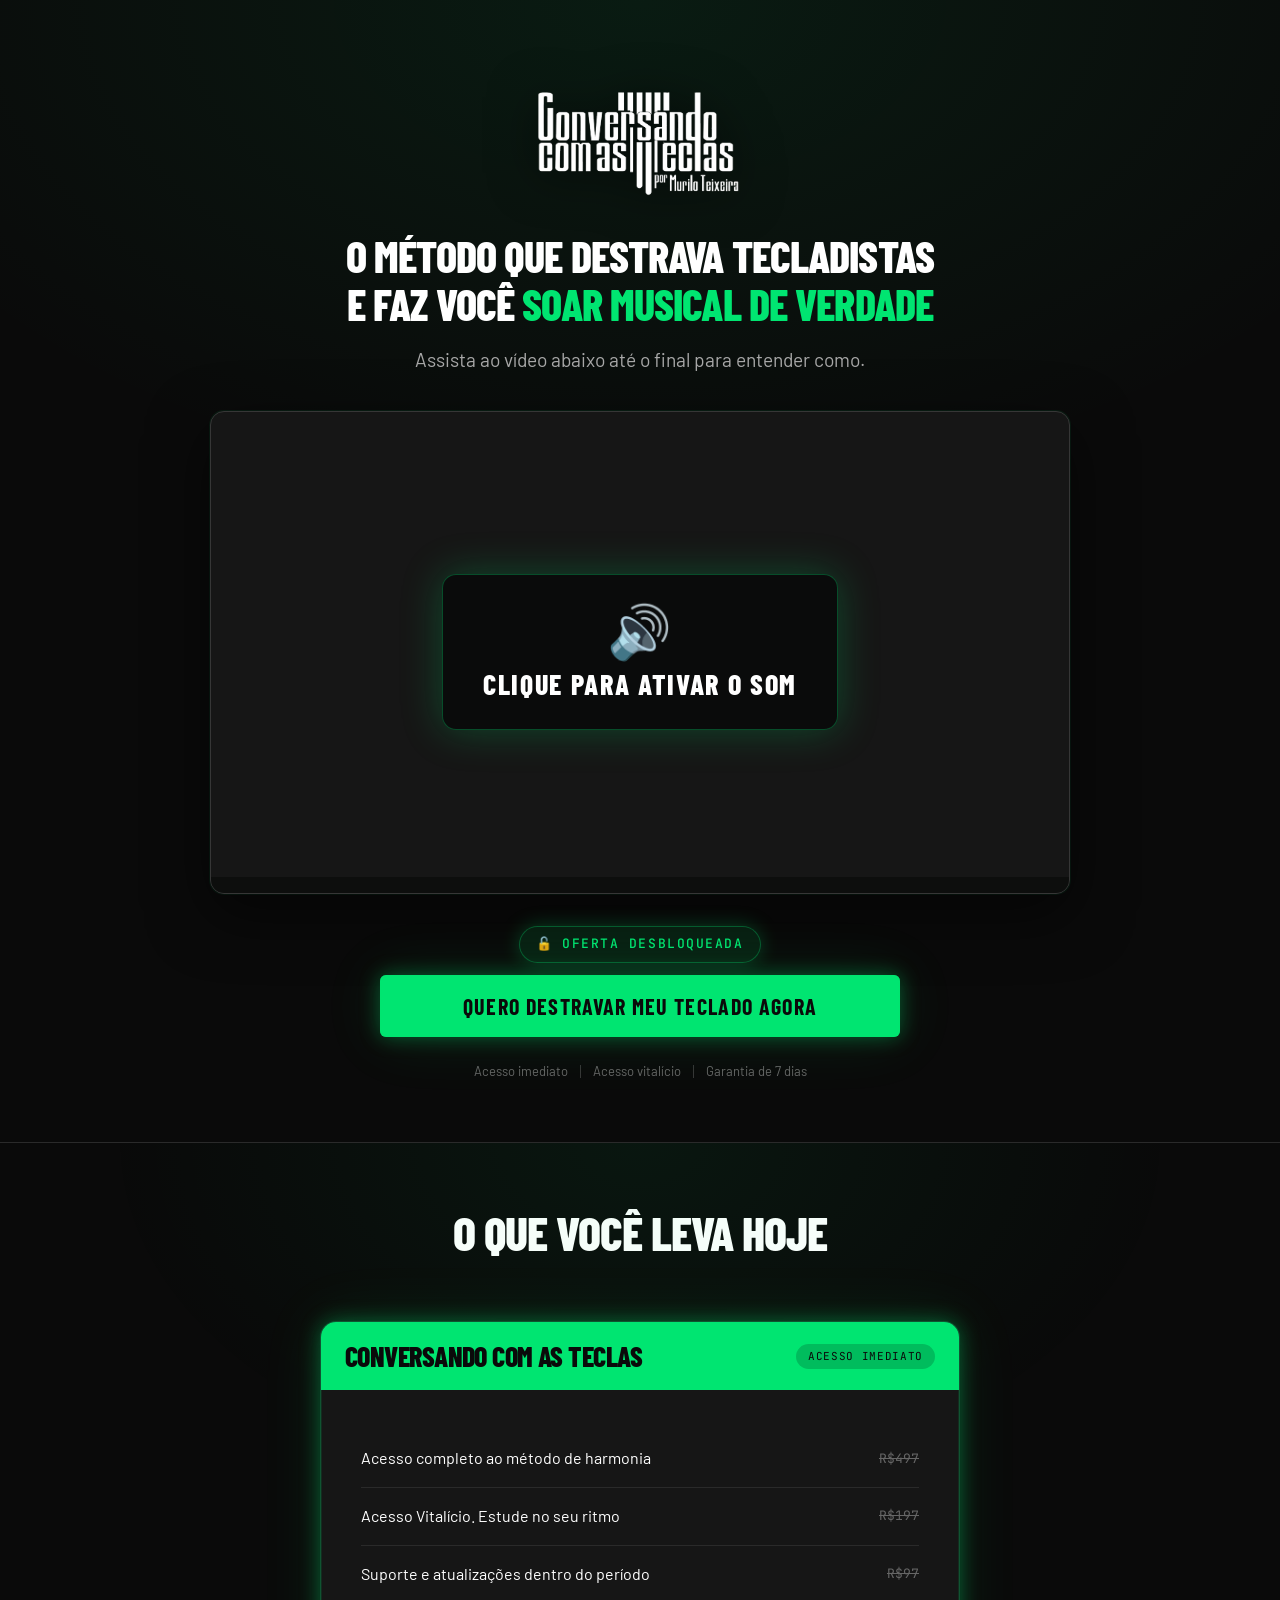
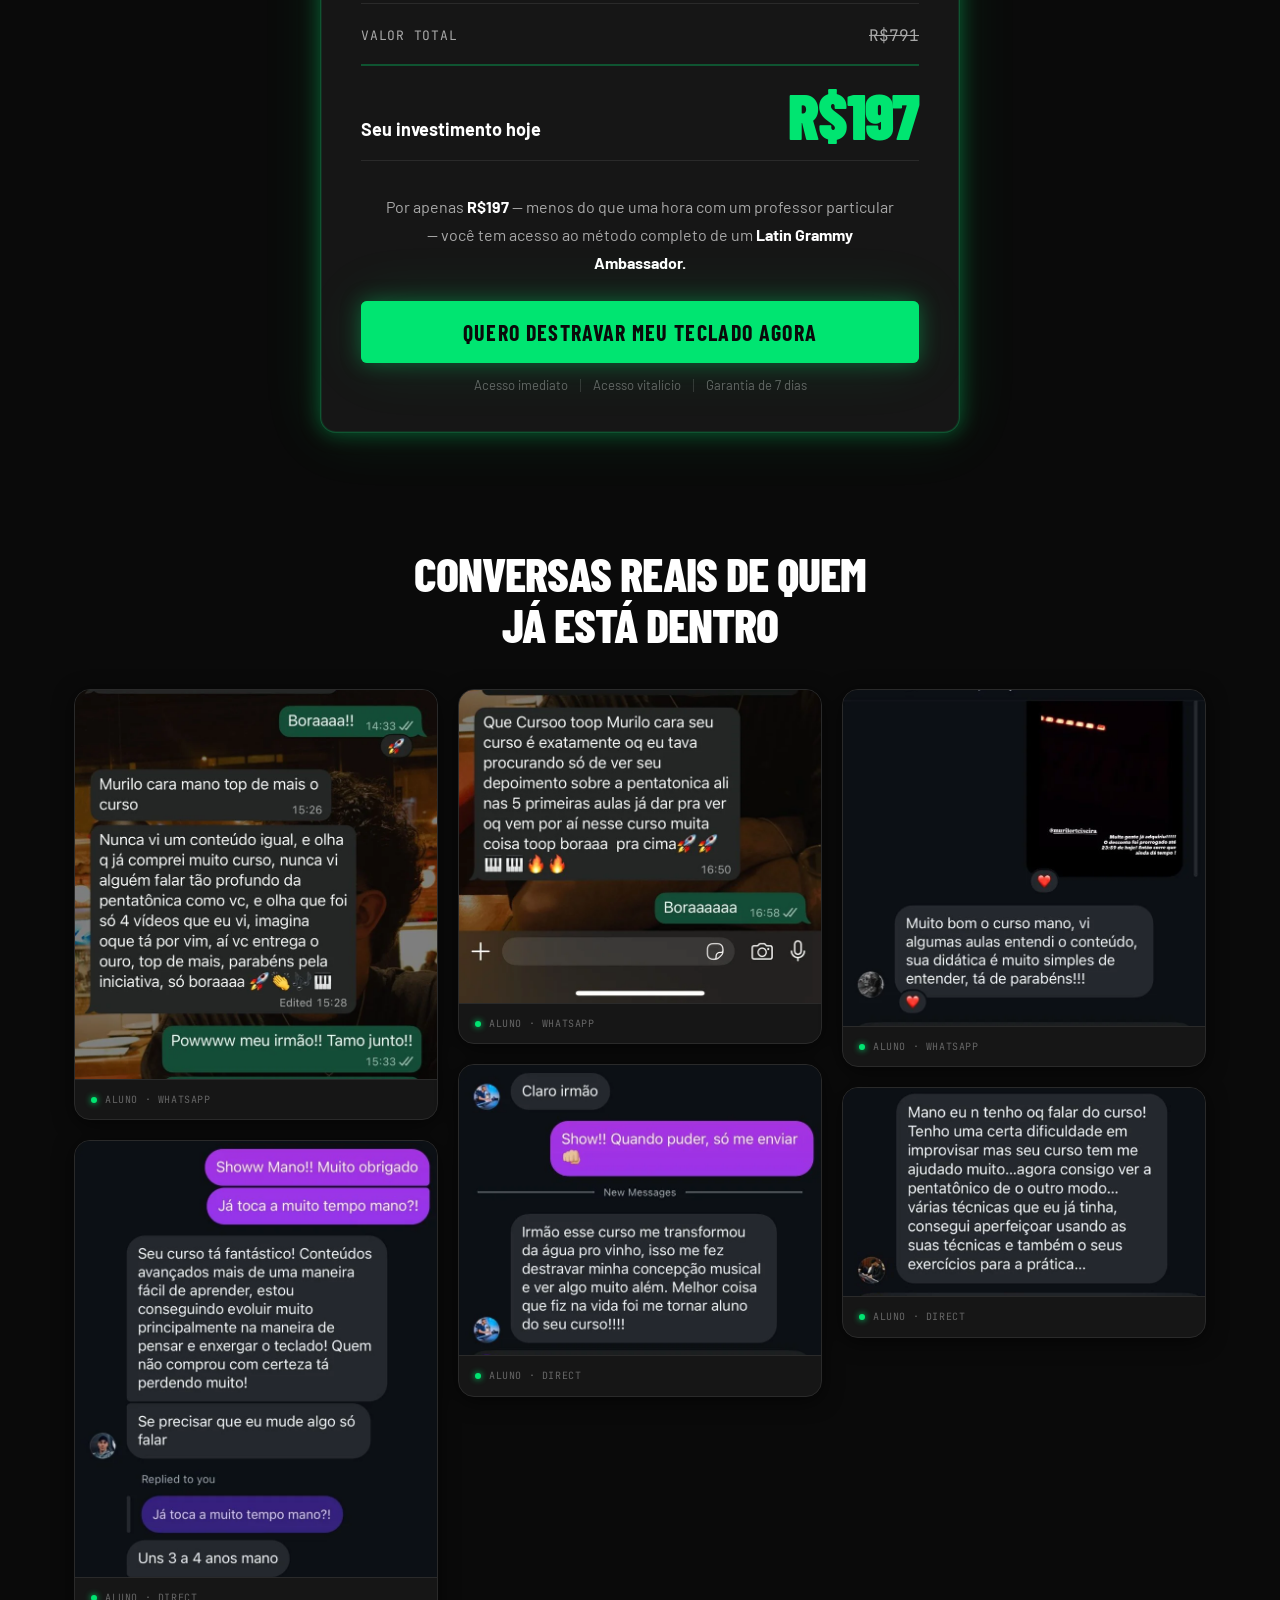
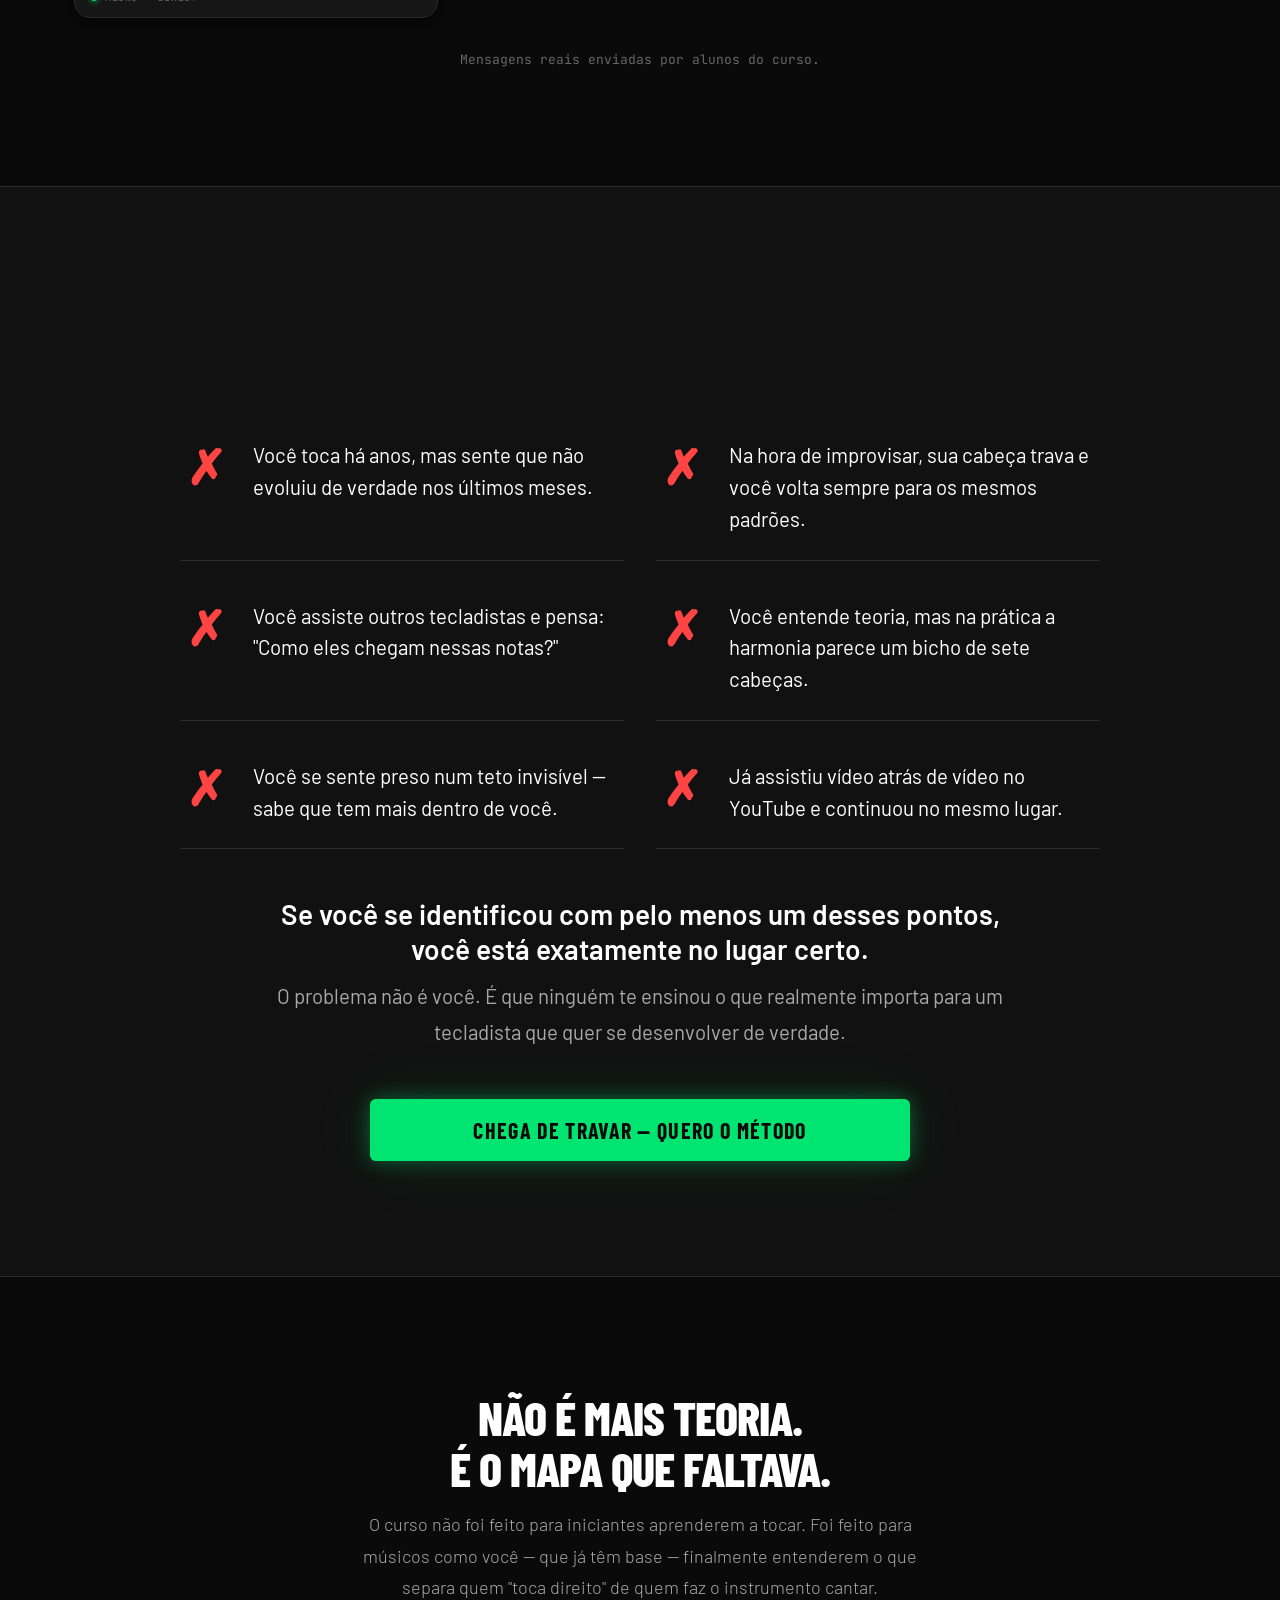
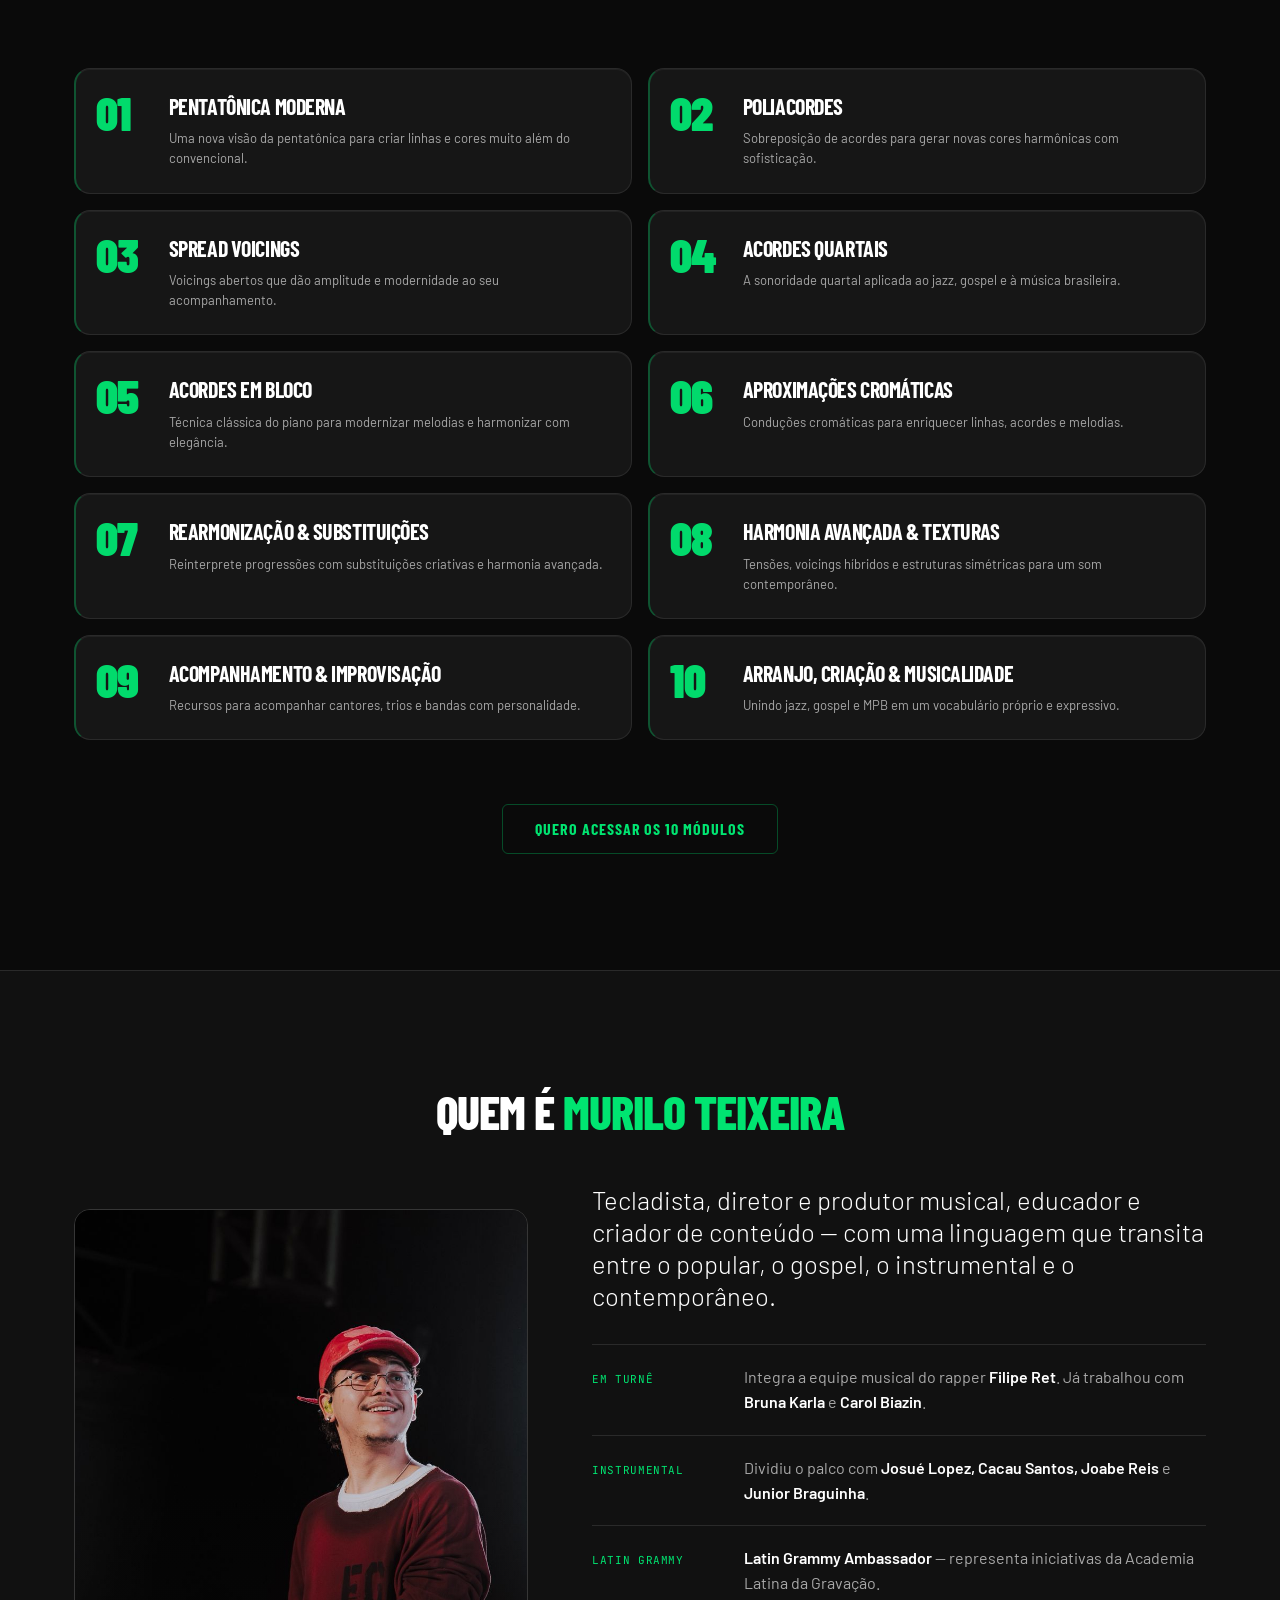
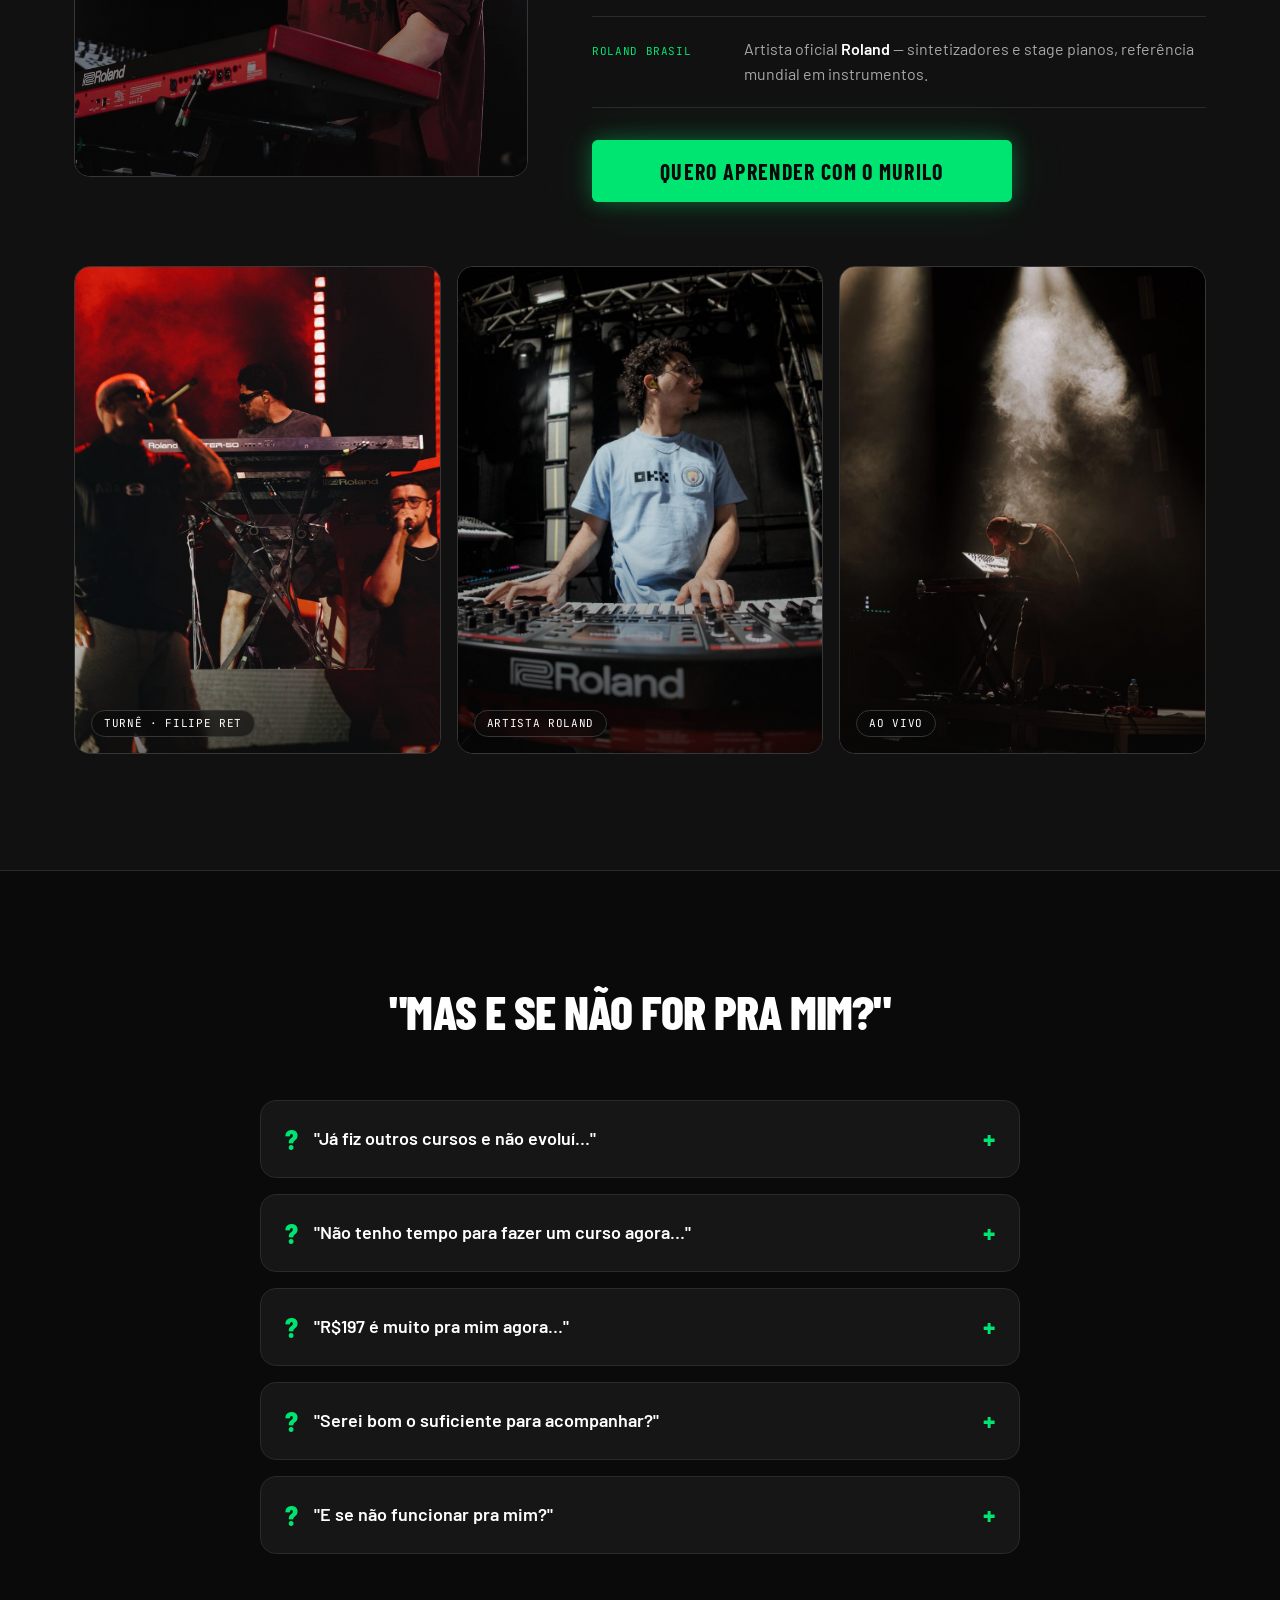
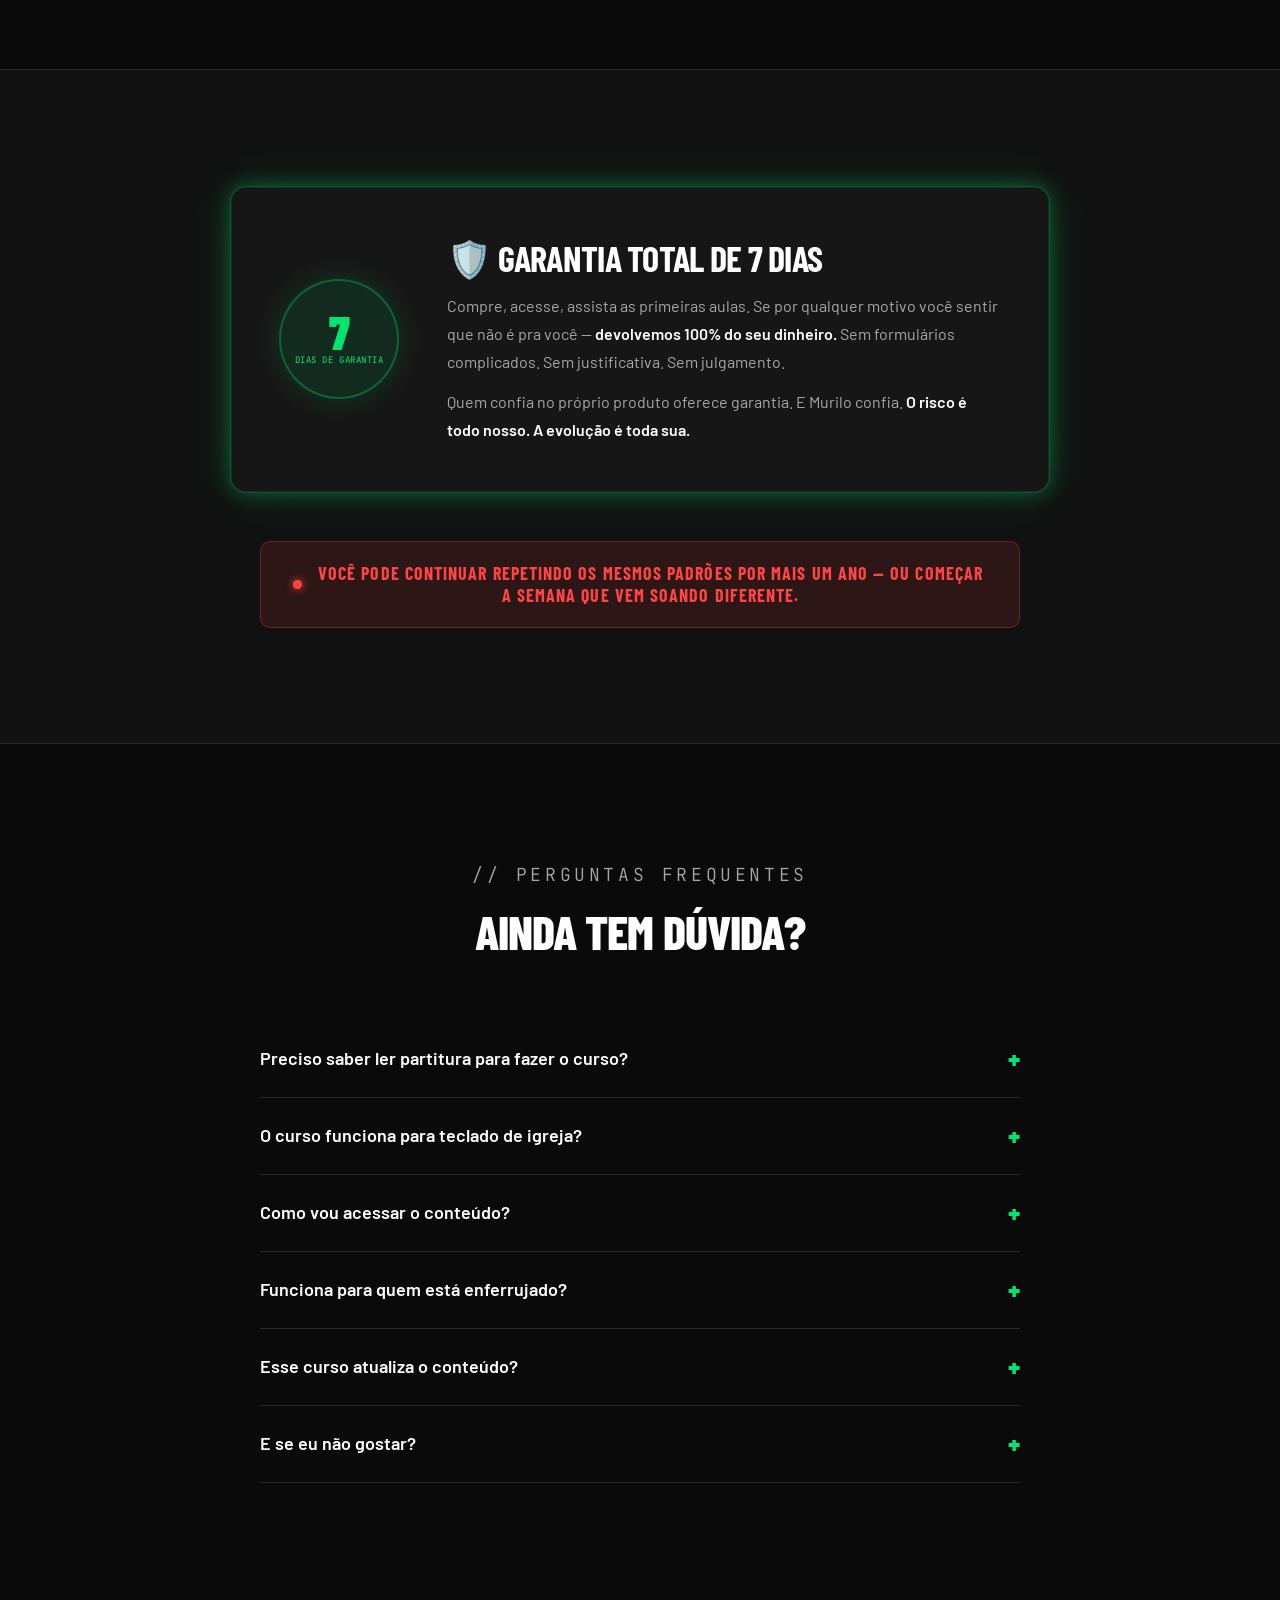
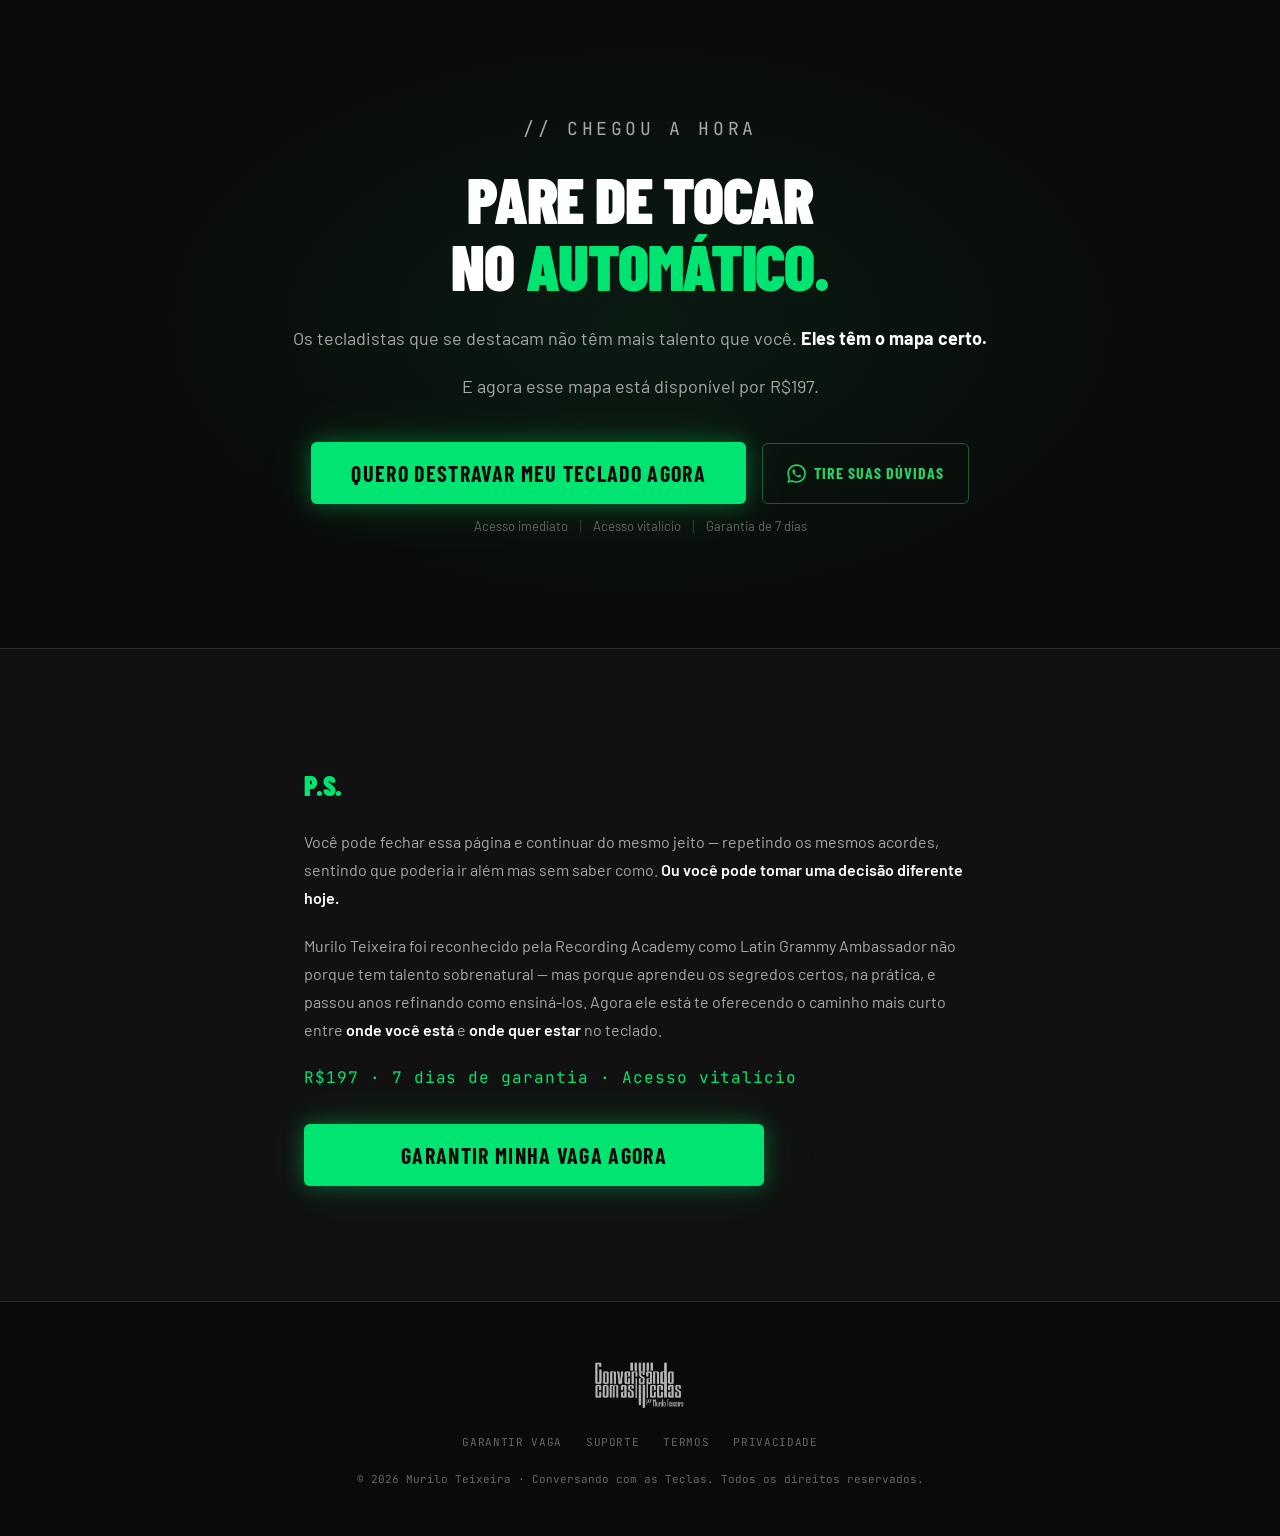
<file: vsl2.html>
<!DOCTYPE html>
<html lang="pt-BR">
<head>
<meta charset="UTF-8">
<meta name="viewport" content="width=device-width, initial-scale=1.0">
<meta name="robots" content="noindex, nofollow">
<title>Conversando com as Teclas — Aula Gratuita</title>
<meta name="description" content="Assista à aula e descubra o método que destrava tecladistas que já sabem o básico. Por Murilo Teixeira, Latin Grammy Ambassador.">
<link rel="preconnect" href="https://fonts.googleapis.com">
<link rel="preconnect" href="https://fonts.gstatic.com" crossorigin>
<link href="https://fonts.googleapis.com/css2?family=Barlow+Condensed:ital,wght@0,400;0,600;0,700;0,800;0,900;1,700;1,800&family=Barlow:ital,wght@0,300;0,400;0,500;0,600;0,700;1,300;1,400&family=JetBrains+Mono:wght@400;500&display=swap" rel="stylesheet" media="print" onload="this.media='all'">
<noscript><link href="https://fonts.googleapis.com/css2?family=Barlow+Condensed:ital,wght@0,400;0,600;0,700;0,800;0,900;1,700;1,800&family=Barlow:ital,wght@0,300;0,400;0,500;0,600;0,700;1,300;1,400&family=JetBrains+Mono:wght@400;500&display=swap" rel="stylesheet"></noscript>
<link rel="stylesheet" href="styles.css">
<link rel="icon" type="image/png" href="assets/favicon.png">
<!-- Meta Pixel Code -->
<script>
!function(f,b,e,v,n,t,s)
{if(f.fbq)return;n=f.fbq=function(){n.callMethod?
n.callMethod.apply(n,arguments):n.queue.push(arguments)};
if(!f._fbq)f._fbq=n;n.push=n;n.loaded=!0;n.version='2.0';
n.queue=[];t=b.createElement(e);t.async=!0;
t.src=v;s=b.getElementsByTagName(e)[0];
s.parentNode.insertBefore(t,s)}(window, document,'script',
'https://connect.facebook.net/en_US/fbevents.js');
fbq('init', '980710154399899');
fbq('track', 'PageView');
</script>
<noscript><img height="1" width="1" style="display:none"
src="https://www.facebook.com/tr?id=980710154399899&ev=PageView&noscript=1"
alt=""/></noscript>
<!-- End Meta Pixel Code -->

<!-- ═══════════════ ESTILOS ESPECÍFICOS DA VSL ═══════════════ -->
<style>
  .vsl-hero {
    position: relative;
    padding: clamp(2rem, 5vw, 4rem) var(--s4) clamp(2.5rem, 5vw, 4rem);
    text-align: center;
    background:
      radial-gradient(120% 80% at 50% 0%, rgba(0,229,113,0.08) 0%, transparent 55%),
      var(--bg);
    border-bottom: 1px solid var(--border);
  }
  .vsl-logo {
    width: clamp(170px, 34vw, 240px);
    height: auto;
    margin: 0 auto var(--s6);
    display: block;
    filter: drop-shadow(0 4px 24px rgba(0,0,0,0.7));
  }
  .vsl-headline {
    font-family: var(--font-display);
    font-weight: 800;
    font-size: clamp(1.6rem, 4vw, 2.75rem);
    line-height: 1.1;
    letter-spacing: var(--track-tight);
    color: var(--text-1);
    max-width: 820px;
    margin: 0 auto var(--s4);
  }
  .vsl-headline .green { color: var(--green); }
  .vsl-headline { text-transform: uppercase; }
  .vsl-sub {
    font-family: var(--font-body);
    font-size: clamp(1rem, 2vw, 1.2rem);
    color: var(--text-2);
    max-width: 620px;
    margin: 0 auto clamp(1.5rem, 3vw, 2.25rem);
  }

  /* Vídeo */
  .vsl-video-wrap {
    position: relative;
    width: 100%;
    max-width: 860px;
    margin: 0 auto;
    aspect-ratio: 16 / 9;
    border-radius: 14px;
    overflow: hidden;
    background: var(--bg-2);
    border: 1px solid var(--border-md);
    box-shadow: 0 20px 60px rgba(0,0,0,0.55), 0 0 0 1px rgba(0,229,113,0.08);
  }
  .vsl-video-wrap iframe,
  .vsl-video-wrap video {
    position: absolute;
    inset: 0;
    width: 100%;
    height: 100%;
    border: 0;
  }
  /* Camada por cima do player: bloqueia os controles do Vimeo e captura o clique */
  .vsl-shield {
    position: absolute;
    inset: 0;
    z-index: 2;
    display: flex;
    align-items: center;
    justify-content: center;
    cursor: pointer;
    background: transparent;
    border: 0;
    padding: 0;
    -webkit-tap-highlight-color: transparent;
  }
  /* Botão "ativar o som" (estado inicial, vídeo rodando mudo) */
  .vsl-unmute {
    display: flex;
    flex-direction: column;
    align-items: center;
    gap: var(--s3);
    padding: clamp(1rem, 3vw, 1.75rem) clamp(1.25rem, 4vw, 2.5rem);
    border-radius: 14px;
    background: rgba(8,10,9,0.78);
    border: 1px solid var(--green-border);
    box-shadow: 0 0 40px var(--green-glow);
    color: var(--text-1);
    font-family: var(--font-display);
    font-weight: 800;
    font-size: clamp(1.1rem, 3.2vw, 1.75rem);
    letter-spacing: var(--track-wide);
    text-transform: uppercase;
    text-align: center;
    animation: vslBounce 1.1s ease-in-out infinite;
  }
  @keyframes vslBounce {
    0%, 100% { transform: translateY(0) scale(1); }
    40%      { transform: translateY(-14px) scale(1.05); }
    60%      { transform: translateY(0) scale(1); }
    80%      { transform: translateY(-5px) scale(1.02); }
  }
  @media (prefers-reduced-motion: reduce) {
    .vsl-unmute { animation: none; }
  }

  /* Botão de compra abaixo do vídeo */
  .vsl-cta {
    max-width: 860px;
    margin: clamp(1.25rem, 3vw, 2rem) auto 0;
    display: flex;
    flex-direction: column;
    align-items: center;
    gap: var(--s3);
  }
  .vsl-cta .btn { width: 100%; max-width: 520px; }

  /* Oferta bloqueada até o vídeo passar de 6:40 (liberada via JS) */
  .vsl-locked:not(.vsl-unlocked) { display: none; }
  .vsl-unlock-badge {
    display: inline-flex;
    align-items: center;
    gap: var(--s2);
    padding: 0.45rem 1rem;
    border-radius: 999px;
    background: var(--green-dim);
    border: 1px solid var(--green-border);
    color: var(--green);
    font-family: var(--font-mono);
    font-size: var(--text-sm);
    font-weight: 500;
    letter-spacing: var(--track-wider);
    text-transform: uppercase;
    box-shadow: 0 0 20px var(--green-glow);
  }
  .vsl-locked.vsl-unlocked { animation: vslUnlock .6s ease-out both; }
  @keyframes vslUnlock {
    from { opacity: 0; transform: translateY(14px); }
    to   { opacity: 1; transform: none; }
  }
  @media (prefers-reduced-motion: reduce) {
    .vsl-locked.vsl-unlocked { animation: none; }
  }

  /* WhatsApp flutuante: escondido no início, aparece só depois de rolar além da oferta */
  .whats-float {
    opacity: 0;
    pointer-events: none;
    transition: opacity .25s ease, transform var(--t-base) var(--ease-out), box-shadow var(--t-base) var(--ease-out);
  }
  .whats-float.whats-show { opacity: 1; pointer-events: auto; }
  /* no celular, continua saindo de cima dos botões de compra */
  @media (max-width: 760px) {
    .whats-float.whats-show.whats-hide { opacity: 0; pointer-events: none; }
  }

  /* ── Celular ── */
  @media (max-width: 760px) {
    .vsl-hero { padding: var(--s5) var(--s4) var(--s8); }
    .vsl-logo { width: clamp(130px, 38vw, 170px); margin-bottom: var(--s4); }
    .vsl-headline { font-size: clamp(1.35rem, 6.4vw, 1.9rem); margin-bottom: var(--s3); }
    .vsl-sub { font-size: 0.95rem; margin-bottom: var(--s4); }
    /* vídeo de ponta a ponta, sem moldura */
    .vsl-video-wrap {
      width: auto;
      max-width: none;
      margin-inline: calc(-1 * var(--s4));
      border-radius: 0;
      border-left: 0;
      border-right: 0;
    }
    .vsl-unmute { padding: var(--s3) var(--s4); gap: var(--s2); max-width: 82%; }
    .vsl-unmute .ico { font-size: 2rem; }
  }
  .vsl-unmute .ico { font-size: clamp(2rem, 6vw, 3.25rem); line-height: 1; color: var(--green); }
  /* Ícone de play quando o vídeo está pausado */
  .vsl-paused {
    display: none;
    width: clamp(64px, 12vw, 96px);
    height: clamp(64px, 12vw, 96px);
    border-radius: 50%;
    align-items: center;
    justify-content: center;
    background: rgba(8,10,9,0.78);
    border: 1px solid var(--green-border);
    box-shadow: 0 0 30px var(--green-glow);
    color: var(--green);
    font-size: clamp(1.75rem, 5vw, 2.5rem);
    padding-left: 0.15em;
  }
  .vsl-shield.is-paused .vsl-paused { display: flex; }
  .vsl-shield.is-unmuted .vsl-unmute { display: none; }

  /* Barra de progresso (por cima do vídeo, na base) */
  .vsl-bar-wrap {
    position: absolute;
    bottom: 0;
    left: 0;
    right: 0;
    z-index: 3;
    pointer-events: none;
  }
  .vsl-bar-track {
    width: 100%;
    height: clamp(10px, 2vw, 16px);
    background: rgba(8,10,9,0.55);
    overflow: hidden;
  }
  .vsl-bar-fill {
    width: 0%;
    height: 100%;
    background: linear-gradient(90deg, var(--green-dark), var(--green));
    box-shadow: 0 0 12px var(--green-glow);
  }
</style>
</head>
<body>

<!-- ═══════════════ VSL HERO ═══════════════ -->
<header class="vsl-hero" data-screen-label="VSL">
  <img src="assets/logo.webp" alt="Conversando com as Teclas — por Murilo Teixeira" class="vsl-logo" width="645" height="387" fetchpriority="high">

  <h1 class="vsl-headline">
    O MÉTODO QUE DESTRAVA TECLADISTAS<br>
    E FAZ VOCÊ <span class="green">SOAR MUSICAL DE VERDADE</span>
  </h1>
  <p class="vsl-sub">Assista ao vídeo abaixo até o final para entender como.</p>

  <div class="vsl-video-wrap">
    <iframe id="vslPlayer"
            src="https://player.vimeo.com/video/1234564731?autoplay=1&amp;muted=1&amp;playsinline=1&amp;controls=0&amp;title=0&amp;byline=0&amp;portrait=0&amp;badge=0&amp;autopause=0&amp;dnt=1&amp;app_id=58479"
            frameborder="0"
            allow="autoplay; fullscreen; picture-in-picture; clipboard-write; encrypted-media; web-share"
            referrerpolicy="strict-origin-when-cross-origin"
            title="VSL MURILO"></iframe>

    <button type="button" class="vsl-shield" id="vslShield" aria-label="Ativar o som e assistir">
      <span class="vsl-unmute"><span class="ico">🔊</span>Clique para ativar o som</span>
      <span class="vsl-paused" aria-hidden="true">▶</span>
    </button>

    <!-- Barra de progresso (falsa: enche rápido no começo) -->
    <div class="vsl-bar-wrap" aria-hidden="true">
      <div class="vsl-bar-track">
        <div class="vsl-bar-fill" id="vslBarFill"></div>
      </div>
    </div>
  </div>

  <!-- Botão de compra logo abaixo do vídeo -->
  <div class="vsl-cta vsl-locked">
    <div class="vsl-unlock-badge"><span aria-hidden="true">🔓</span> Oferta desbloqueada</div>
    <a href="https://pay.hotmart.com/I101711319L?checkoutMode=10" target="_blank" rel="noopener noreferrer" class="btn btn-xl btn-pulse">Quero destravar meu teclado agora</a>
    <div class="microcopy">
      <span>Acesso imediato</span>
      <span>Acesso vitalício</span>
      <span>Garantia de 7 dias</span>
    </div>
  </div>
</header>

<div id="vslContent" class="vsl-locked">

<!-- ═══════════════ OFERTA ═══════════════ -->
<section class="offer-section pad" id="oferta" data-screen-label="Oferta" style="padding-top: clamp(2.5rem,5vw,4rem);">
  <div class="wrap">
    <div class="s-head reveal">
      <h2 class="h2">O que você leva hoje</h2>
    </div>

    <div class="offer-card reveal">
      <div class="offer-head">
        <span class="title">Conversando com as Teclas</span>
        <span class="badge">Acesso imediato</span>
      </div>
      <div class="offer-body">
        <table class="vtable">
          <tr><td>Acesso completo ao método de harmonia</td><td class="strike">R$497</td></tr>
          <tr><td>Acesso Vitalício. Estude no seu ritmo</td><td class="strike">R$197</td></tr>
          <tr><td>Suporte e atualizações dentro do período</td><td class="strike">R$97</td></tr>
          <tr class="total-row"><td>Valor total</td><td class="strike">R$791</td></tr>
          <tr class="price-row"><td>Seu investimento hoje</td><td class="price-val">R$197</td></tr>
        </table>

        <p class="offer-pitch">Por apenas <strong>R$197</strong> — menos do que uma hora com um professor particular — você tem acesso ao método completo de um <strong>Latin Grammy Ambassador.</strong></p>

        <div class="offer-cta">
          <a href="https://pay.hotmart.com/I101711319L?checkoutMode=10" target="_blank" rel="noopener noreferrer" class="btn btn-xl btn-pulse" style="max-width: 100%;">Quero destravar meu teclado agora</a>
          <div class="microcopy">
            <span>Acesso imediato</span>
            <span>Acesso vitalício</span>
            <span>Garantia de 7 dias</span>
          </div>
        </div>
      </div>
    </div>
  </div>
</section>

<!-- ═══════════════ DEPOIMENTOS (logo abaixo da oferta) ═══════════════ -->
<section class="pad" data-screen-label="Depoimentos" style="padding-top: 0;">
  <div class="wrap">
    <div class="testi-wrap" style="margin-top: 0;">
      <div class="s-head reveal" style="margin-bottom: var(--s10);">
        <h2 class="h2">Conversas reais de quem<br>já está dentro</h2>
      </div>

      <div class="testi-masonry">
        <figure class="testi reveal"><img src="assets/depo-1.webp" alt="Depoimento de aluno" loading="lazy"><figcaption class="testi-cap"><span class="dot"></span>Aluno · WhatsApp</figcaption></figure>
        <figure class="testi reveal"><img src="assets/depo-4.webp" alt="Depoimento de aluno" loading="lazy"><figcaption class="testi-cap"><span class="dot"></span>Aluno · Direct</figcaption></figure>
        <figure class="testi reveal"><img src="assets/depo-2.webp" alt="Depoimento de aluno" loading="lazy"><figcaption class="testi-cap"><span class="dot"></span>Aluno · WhatsApp</figcaption></figure>
        <figure class="testi reveal"><img src="assets/depo-5.webp" alt="Depoimento de aluno" loading="lazy"><figcaption class="testi-cap"><span class="dot"></span>Aluno · Direct</figcaption></figure>
        <figure class="testi reveal"><img src="assets/depo-3.webp" alt="Depoimento de aluno" loading="lazy"><figcaption class="testi-cap"><span class="dot"></span>Aluno · WhatsApp</figcaption></figure>
        <figure class="testi reveal"><img src="assets/depo-6.webp" alt="Depoimento de aluno" loading="lazy"><figcaption class="testi-cap"><span class="dot"></span>Aluno · Direct</figcaption></figure>
      </div>
      <p class="testi-note reveal">Mensagens reais enviadas por alunos do curso.</p>
    </div>
  </div>
</section>

<!-- ═══════════════ DOR ═══════════════ -->
<section class="pain-section pad" data-screen-label="Identificação da dor">
  <div class="wrap">
    <div class="s-head reveal">
      <h2 class="h2">Isso soa familiar?</h2>
    </div>

    <div class="pain-grid pain-grid-lg reveal">
      <div class="pain"><span class="pain-icon">✗</span>Você toca há anos, mas sente que não evoluiu de verdade nos últimos meses.</div>
      <div class="pain"><span class="pain-icon">✗</span>Na hora de improvisar, sua cabeça trava e você volta sempre para os mesmos padrões.</div>
      <div class="pain"><span class="pain-icon">✗</span>Você assiste outros tecladistas e pensa: "Como eles chegam nessas notas?"</div>
      <div class="pain"><span class="pain-icon">✗</span>Você entende teoria, mas na prática a harmonia parece um bicho de sete cabeças.</div>
      <div class="pain"><span class="pain-icon">✗</span>Você se sente preso num teto invisível — sabe que tem mais dentro de você.</div>
      <div class="pain"><span class="pain-icon">✗</span>Já assistiu vídeo atrás de vídeo no YouTube e continuou no mesmo lugar.</div>
    </div>

    <div class="pain-after pain-after-lg reveal">
      <p class="subhead">Se você se identificou com pelo menos um desses pontos, você está exatamente no lugar certo.</p>
      <p class="body">O problema não é você. É que ninguém te ensinou o que realmente importa para um tecladista que quer se desenvolver de verdade.</p>
    </div>

    <div class="cta-group reveal" style="margin-top: var(--s12);">
      <a href="#oferta" class="btn btn-xl btn-pulse">Chega de travar — quero o método</a>
    </div>
  </div>
</section>

<!-- ═══════════════ SOLUÇÃO + MÓDULOS ═══════════════ -->
<section class="pad" id="modulos" data-screen-label="Solução / Módulos">
  <div class="wrap">
    <div class="s-head reveal">
      <h2 class="h2">Não é mais teoria.<br>É o mapa que faltava.</h2>
      <p>O curso não foi feito para iniciantes aprenderem a tocar. Foi feito para músicos como você — que já têm base — finalmente entenderem o que separa quem "toca direito" de quem faz o instrumento cantar.</p>
    </div>

    <div class="modules-grid">
      <article class="module reveal"><span class="module-num">01</span><div class="module-body"><h4>Pentatônica Moderna</h4><p>Uma nova visão da pentatônica para criar linhas e cores muito além do convencional.</p></div></article>
      <article class="module reveal"><span class="module-num">02</span><div class="module-body"><h4>Poliacordes</h4><p>Sobreposição de acordes para gerar novas cores harmônicas com sofisticação.</p></div></article>
      <article class="module reveal"><span class="module-num">03</span><div class="module-body"><h4>Spread Voicings</h4><p>Voicings abertos que dão amplitude e modernidade ao seu acompanhamento.</p></div></article>
      <article class="module reveal"><span class="module-num">04</span><div class="module-body"><h4>Acordes Quartais</h4><p>A sonoridade quartal aplicada ao jazz, gospel e à música brasileira.</p></div></article>
      <article class="module reveal"><span class="module-num">05</span><div class="module-body"><h4>Acordes em Bloco</h4><p>Técnica clássica do piano para modernizar melodias e harmonizar com elegância.</p></div></article>
      <article class="module reveal"><span class="module-num">06</span><div class="module-body"><h4>Aproximações Cromáticas</h4><p>Conduções cromáticas para enriquecer linhas, acordes e melodias.</p></div></article>
      <article class="module reveal"><span class="module-num">07</span><div class="module-body"><h4>Rearmonização &amp; Substituições</h4><p>Reinterprete progressões com substituições criativas e harmonia avançada.</p></div></article>
      <article class="module reveal"><span class="module-num">08</span><div class="module-body"><h4>Harmonia Avançada &amp; Texturas</h4><p>Tensões, voicings híbridos e estruturas simétricas para um som contemporâneo.</p></div></article>
      <article class="module reveal"><span class="module-num">09</span><div class="module-body"><h4>Acompanhamento &amp; Improvisação</h4><p>Recursos para acompanhar cantores, trios e bandas com personalidade.</p></div></article>
      <article class="module reveal"><span class="module-num">10</span><div class="module-body"><h4>Arranjo, Criação &amp; Musicalidade</h4><p>Unindo jazz, gospel e MPB em um vocabulário próprio e expressivo.</p></div></article>
    </div>

    <div class="cta-group reveal" style="margin-top: clamp(2.5rem,5vw,4rem);">
      <a href="#oferta" class="btn btn-outline">Quero acessar os 10 módulos</a>
    </div>
  </div>
</section>

<!-- ═══════════════ AUTORIDADE + PROVA SOCIAL ═══════════════ -->
<section class="authority pad" data-screen-label="Prova social">
  <div class="wrap">
    <div class="s-head reveal" style="margin-bottom: clamp(2rem,4vw,3rem);">
      <h2 class="h2">Quem é <span class="green">Murilo Teixeira</span></h2>
    </div>

    <div class="authority-grid">
      <div class="authority-photo reveal">
        <img src="assets/murilo-portrait.webp" alt="Murilo Teixeira tocando ao vivo" loading="lazy">
      </div>
      <div class="reveal">
        <p class="authority-intro">Tecladista, diretor e produtor musical, educador e criador de conteúdo — com uma linguagem que transita entre o popular, o gospel, o instrumental e o contemporâneo.</p>

        <ul class="cred-list">
          <li><span class="cred-k">Em turnê</span><span class="cred-v">Integra a equipe musical do rapper <strong>Filipe Ret</strong>. Já trabalhou com <strong>Bruna Karla</strong> e <strong>Carol Biazin</strong>.</span></li>
          <li><span class="cred-k">Instrumental</span><span class="cred-v">Dividiu o palco com <strong>Josué Lopez, Cacau Santos, Joabe Reis</strong> e <strong>Junior Braguinha</strong>.</span></li>
          <li><span class="cred-k">Latin Grammy</span><span class="cred-v"><strong>Latin Grammy Ambassador</strong> — representa iniciativas da Academia Latina da Gravação.</span></li>
          <li><span class="cred-k">Roland Brasil</span><span class="cred-v">Artista oficial <strong>Roland</strong> — sintetizadores e stage pianos, referência mundial em instrumentos.</span></li>
        </ul>

        <div class="cta-group" style="align-items: flex-start; margin-top: var(--s8);">
          <a href="#oferta" class="btn btn-xl btn-pulse" style="max-width: 420px;">Quero aprender com o Murilo</a>
        </div>
      </div>
    </div>

    <!-- GALERIA -->
    <div class="murilo-gallery">
      <figure class="m-shot reveal"><img src="assets/murilo-ret.webp" alt="Murilo na turnê do Filipe Ret" loading="lazy"><figcaption>Turnê · Filipe Ret</figcaption></figure>
      <figure class="m-shot reveal"><img src="assets/murilo-roland.webp" alt="Murilo com sintetizador Roland" loading="lazy"><figcaption>Artista Roland</figcaption></figure>
      <figure class="m-shot reveal"><img src="assets/murilo-smoke.webp" alt="Murilo tocando ao vivo" loading="lazy"><figcaption>Ao vivo</figcaption></figure>
    </div>
  </div>
</section>

<!-- ═══════════════ QUEBRA DE OBJEÇÕES ═══════════════ -->
<section class="pad" data-screen-label="Objeções">
  <div class="wrap">
    <div class="s-head reveal">
      <h2 class="h2">"Mas e se não for pra mim?"</h2>
    </div>

    <div class="obj-list">
      <details class="obj reveal">
        <summary><span class="q-mark">?</span>"Já fiz outros cursos e não evoluí…"<span class="plus">+</span></summary>
        <div class="obj-a">Faz sentido desconfiar. A maioria dos cursos ensina teoria ou recomeça do zero — e nenhum dos dois serve pra quem já sabe o básico. Esse método foi desenhado <strong>especificamente para músicos que já têm base</strong> e precisam destravar. É diferente. E você tem 7 dias para comprovar isso.</div>
      </details>
      <details class="obj reveal">
        <summary><span class="q-mark">?</span>"Não tenho tempo para fazer um curso agora…"<span class="plus">+</span></summary>
        <div class="obj-a">O acesso é vitalício. Você não precisa assistir tudo em uma semana — <strong>avança no seu ritmo</strong>, encaixa na sua rotina e ainda assim sente a evolução, porque o método é direto ao ponto, sem enrolação.</div>
      </details>
      <details class="obj reveal">
        <summary><span class="q-mark">?</span>"R$197 é muito pra mim agora…"<span class="plus">+</span></summary>
        <div class="obj-a">Coloca na balança: quanto você já gastou em aulas particulares sem resultado consistente? <strong>R$197 de acesso vitalício</strong> a um método de Latin Grammy Ambassador é menos do que uma única hora com qualquer professor.</div>
      </details>
      <details class="obj reveal">
        <summary><span class="q-mark">?</span>"Serei bom o suficiente para acompanhar?"<span class="plus">+</span></summary>
        <div class="obj-a">Se você já sabe o básico do teclado, você é <strong>exatamente o aluno</strong> para quem esse método foi feito. Não precisa ser avançado. Precisa querer sair do lugar onde está.</div>
      </details>
      <details class="obj reveal">
        <summary><span class="q-mark">?</span>"E se não funcionar pra mim?"<span class="plus">+</span></summary>
        <div class="obj-a">Então você pede o dinheiro de volta. Simples assim. Você tem <strong>7 dias de garantia incondicional</strong> — sem perguntas, sem burocracia.</div>
      </details>
    </div>
  </div>
</section>

<!-- ═══════════════ GARANTIA + URGÊNCIA ═══════════════ -->
<section class="guarantee-section pad" data-screen-label="Garantia">
  <div class="wrap">
    <div class="guarantee reveal">
      <div class="seal">
        <span class="big">7</span>
        <span class="lbl">Dias de garantia</span>
      </div>
      <div>
        <h3 class="h3">🛡️ Garantia total de 7 dias</h3>
        <p>Compre, acesse, assista as primeiras aulas. Se por qualquer motivo você sentir que não é pra você — <span class="kicker">devolvemos 100% do seu dinheiro.</span> Sem formulários complicados. Sem justificativa. Sem julgamento.</p>
        <p>Quem confia no próprio produto oferece garantia. E Murilo confia. <span class="kicker">O risco é todo nosso. A evolução é toda sua.</span></p>
      </div>
    </div>

    <div class="urgency reveal">
      <span class="pulse"></span>
      <span>Você pode continuar repetindo os mesmos padrões por mais um ano — ou começar a semana que vem soando diferente.</span>
    </div>
  </div>
</section>

<!-- ═══════════════ FAQ ═══════════════ -->
<section class="pad" data-screen-label="FAQ">
  <div class="wrap">
    <div class="s-head reveal">
      <p class="eyebrow" style="justify-content: center;">// Perguntas frequentes</p>
      <h2 class="h2">Ainda tem dúvida?</h2>
    </div>

    <div class="faq-list">
      <details class="faq-item reveal"><summary>Preciso saber ler partitura para fazer o curso?</summary><div class="faq-a">Não é obrigatório. O método é focado em prática musical — você vai aprender a ouvir, sentir e aplicar. Quem lê partitura avança mais rápido em alguns pontos, mas não é pré-requisito.</div></details>
      <details class="faq-item reveal"><summary>O curso funciona para teclado de igreja?</summary><div class="faq-a">Sim. Murilo é músico de palco e de ministério. O método se aplica nos dois contextos — porque musicalidade e harmonia são universais.</div></details>
      <details class="faq-item reveal"><summary>Como vou acessar o conteúdo?</summary><div class="faq-a">Assim que o pagamento for confirmado, você recebe o acesso por e-mail. O curso fica disponível de forma vitalícia na plataforma.</div></details>
      <details class="faq-item reveal"><summary>Funciona para quem está enferrujado?</summary><div class="faq-a">Funciona para quem já teve contato com o instrumento e quer retomar com foco. Se você tocou em algum momento da vida e parou, esse método te coloca nos trilhos.</div></details>
      <details class="faq-item reveal"><summary>Esse curso atualiza o conteúdo?</summary><div class="faq-a">Com acesso vitalício, você recebe qualquer atualização de conteúdo sem custo adicional.</div></details>
      <details class="faq-item reveal"><summary>E se eu não gostar?</summary><div class="faq-a">Você tem 7 dias de garantia incondicional. Peça o reembolso e devolvemos 100% sem perguntas.</div></details>
    </div>
  </div>
</section>

<!-- ═══════════════ CTA FINAL ═══════════════ -->
<section class="final pad" data-screen-label="CTA final">
  <div class="wrap final-inner">
    <p class="eyebrow reveal" style="justify-content: center; margin-bottom: var(--s5);">// Chegou a hora</p>
    <h2 class="h1 reveal">Pare de tocar<br>no <span class="green">automático.</span></h2>
    <p class="reveal" style="margin-top: var(--s6);">Os tecladistas que se destacam não têm mais talento que você. <strong>Eles têm o mapa certo.</strong></p>
    <p class="reveal">E agora esse mapa está disponível por R$197.</p>

    <div class="cta-group reveal">
      <div class="hero-actions" style="justify-content: center;">
        <a href="#oferta" class="btn btn-xl btn-pulse" style="width: auto;">Quero destravar meu teclado agora</a>
        <a href="#whatsapp" class="btn btn-whats js-whats">
          <svg class="whats-ico" viewBox="0 0 32 32" fill="currentColor" aria-hidden="true"><path d="M16 .5C7.4.5.5 7.4.5 16c0 2.8.7 5.4 2 7.7L.5 31.5l8-2.1c2.2 1.2 4.8 1.9 7.5 1.9 8.6 0 15.5-6.9 15.5-15.5S24.6.5 16 .5zm0 28.3c-2.4 0-4.7-.6-6.7-1.8l-.5-.3-4.8 1.2 1.3-4.6-.3-.5C3.9 20.7 3.2 18.4 3.2 16 3.2 8.9 8.9 3.2 16 3.2S28.8 8.9 28.8 16 23.1 28.8 16 28.8zm7.1-9.6c-.4-.2-2.3-1.1-2.6-1.3-.3-.1-.6-.2-.8.2-.2.4-.9 1.3-1.1 1.5-.2.2-.4.3-.8.1-.4-.2-1.6-.6-3.1-1.9-1.1-1-1.9-2.3-2.1-2.7-.2-.4 0-.6.2-.8.2-.2.4-.4.6-.7.2-.2.3-.4.4-.7.1-.3.1-.5 0-.7-.1-.2-.8-2-1.1-2.7-.3-.7-.6-.6-.8-.6h-.7c-.2 0-.6.1-.9.5-.3.4-1.2 1.2-1.2 2.9 0 1.7 1.2 3.4 1.4 3.6.2.2 2.5 3.8 6 5.3.8.4 1.5.6 2 .8.8.3 1.6.2 2.2.1.7-.1 2.3-.9 2.6-1.8.3-.9.3-1.6.2-1.8-.1-.1-.3-.2-.7-.4z"/></svg>
          Tire suas dúvidas
        </a>
      </div>
      <div class="microcopy">
        <span>Acesso imediato</span>
        <span>Acesso vitalício</span>
        <span>Garantia de 7 dias</span>
      </div>
    </div>
  </div>
</section>

<!-- ═══════════════ PS ═══════════════ -->
<section class="ps-section pad" data-screen-label="PS">
  <div class="wrap ps">
    <div class="ps-tag reveal">P.S.</div>
    <p class="reveal">Você pode fechar essa página e continuar do mesmo jeito — repetindo os mesmos acordes, sentindo que poderia ir além mas sem saber como. <strong>Ou você pode tomar uma decisão diferente hoje.</strong></p>
    <p class="reveal">Murilo Teixeira foi reconhecido pela Recording Academy como Latin Grammy Ambassador não porque tem talento sobrenatural — mas porque aprendeu os segredos certos, na prática, e passou anos refinando como ensiná-los. Agora ele está te oferecendo o caminho mais curto entre <strong>onde você está</strong> e <strong>onde quer estar</strong> no teclado.</p>
    <p class="ps-price reveal">R$197 · 7 dias de garantia · Acesso vitalício</p>
    <div class="cta-group reveal" style="align-items: flex-start;">
      <a href="#oferta" class="btn btn-xl btn-pulse" style="max-width: 460px;">Garantir minha vaga agora</a>
    </div>
  </div>
</section>

<!-- ═══════════════ FOOTER ═══════════════ -->
<footer class="footer">
  <div class="wrap footer-inner">
    <img src="assets/logo.webp" alt="Conversando com as Teclas" width="645" height="387" loading="lazy">
    <div class="links">
      <a href="#oferta">Garantir vaga</a>
      <a href="#">Suporte</a>
      <a href="#">Termos</a>
      <a href="#">Privacidade</a>
    </div>
    <p class="copy">© 2026 Murilo Teixeira · Conversando com as Teclas. Todos os direitos reservados.</p>
  </div>
</footer>

<!-- ═══════════════ STICKY MOBILE CTA ═══════════════ -->
<div class="sticky-cta" id="stickyCta">
  <div class="info">
    <div class="p">R$197</div>
    <div class="s">Garantia 7 dias</div>
  </div>
  <a href="#oferta" class="btn btn-primary">Garantir vaga</a>
</div>

</div><!-- /#vslContent -->

<!-- ═══════════════ FLOATING WHATSAPP ═══════════════ -->
<a href="#whatsapp" class="whats-float js-whats" aria-label="Falar no WhatsApp">
  <svg class="whats-ico" viewBox="0 0 32 32" fill="currentColor" aria-hidden="true"><path d="M16 .5C7.4.5.5 7.4.5 16c0 2.8.7 5.4 2 7.7L.5 31.5l8-2.1c2.2 1.2 4.8 1.9 7.5 1.9 8.6 0 15.5-6.9 15.5-15.5S24.6.5 16 .5zm0 28.3c-2.4 0-4.7-.6-6.7-1.8l-.5-.3-4.8 1.2 1.3-4.6-.3-.5C3.9 20.7 3.2 18.4 3.2 16 3.2 8.9 8.9 3.2 16 3.2S28.8 8.9 28.8 16 23.1 28.8 16 28.8zm7.1-9.6c-.4-.2-2.3-1.1-2.6-1.3-.3-.1-.6-.2-.8.2-.2.4-.9 1.3-1.1 1.5-.2.2-.4.3-.8.1-.4-.2-1.6-.6-3.1-1.9-1.1-1-1.9-2.3-2.1-2.7-.2-.4 0-.6.2-.8.2-.2.4-.4.6-.7.2-.2.3-.4.4-.7.1-.3.1-.5 0-.7-.1-.2-.8-2-1.1-2.7-.3-.7-.6-.6-.8-.6h-.7c-.2 0-.6.1-.9.5-.3.4-1.2 1.2-1.2 2.9 0 1.7 1.2 3.4 1.4 3.6.2.2 2.5 3.8 6 5.3.8.4 1.5.6 2 .8.8.3 1.6.2 2.2.1.7-.1 2.3-.9 2.6-1.8.3-.9.3-1.6.2-1.8-.1-.1-.3-.2-.7-.4z"/></svg>
</a>

<script src="https://player.vimeo.com/api/player.js"></script>
<script>
  // ── Player do Vimeo: som, play/pause e barra de progresso ──
  (function () {
    const iframe = document.getElementById('vslPlayer');
    const shield = document.getElementById('vslShield');
    const fill   = document.getElementById('vslBarFill');

    /* ══════════════════════════════════════════════════════════════
       LIBERAÇÃO DA OFERTA
       A oferta (botão de compra, preço, depoimentos e o resto da página)
       só aparece quando o vídeo chega neste ponto. 6:40 = 400 segundos.
       ══════════════════════════════════════════════════════════════ */
    const UNLOCK_SECONDS = 400;
    const STORAGE_KEY = 'vsl2_oferta_liberada';
    const bloqueados = document.querySelectorAll('.vsl-locked');
    let liberada = false;
    const liberar = () => {
      if (liberada) return;
      liberada = true;
      bloqueados.forEach((el) => el.classList.add('vsl-unlocked'));
      try { localStorage.setItem(STORAGE_KEY, '1'); } catch (e) {}
    };

    // Quem já chegou a 6:40 antes (ex.: voltou para comprar) vê a oferta direto
    try { if (localStorage.getItem(STORAGE_KEY) === '1') liberar(); } catch (e) {}

    // Se o player do Vimeo não carregar (ex.: bloqueador), não esconde a oferta
    if (!iframe || !window.Vimeo) { liberar(); return; }

    const player = new Vimeo.Player(iframe);
    let unmuted = false;
    let duration = 0;

    // Fim do vídeo: o Vimeo só mostra a tela de "mais vídeos do canal" quando o vídeo
    // TERMINA. Por isso pausamos um instante antes do final (o 'ended' nunca dispara).
    // Se mesmo assim ele disparar, o player é escondido para a tela não aparecer.
    const MARGEM_FIM = 0.5; // segundos antes do final
    let finalizado = false;
    let reiniciando = false;
    const mostrarFim = () => {
      if (finalizado) return;
      finalizado = true;
      if (typeof liberar === 'function') liberar();
      if (fill) fill.style.width = '100%';
      // no fim, some o aviso de som e fica só o ícone de "assistir de novo"
      shield.classList.add('is-unmuted', 'is-paused');
    };

    player.getDuration().then((d) => { duration = d; }).catch(() => {});

    // Barra falsa: enche rápido no começo e desacelera até chegar a 100% no fim.
    // EXPOENTE maior = começo mais rápido (1 = barra real, sem truque).
    const EXPOENTE = 2;
    const fake = (p) => 1 - Math.pow(1 - p, EXPOENTE);

    player.on('timeupdate', (data) => {
      if (!finalizado && !reiniciando && data.duration && data.seconds >= data.duration - MARGEM_FIM) {
        player.pause().catch(() => {});
        mostrarFim();
      }
      if (data.seconds >= UNLOCK_SECONDS) liberar();
      if (!duration) duration = data.duration || 0;
      if (duration && fill) {
        const p = Math.min(1, data.seconds / duration);
        fill.style.width = (fake(p) * 100) + '%';
      }
    });
    player.on('play',  () => { shield.classList.remove('is-paused'); reiniciando = false; });
    player.on('pause', () => { if (unmuted) shield.classList.add('is-paused'); });
    player.on('ended', () => { mostrarFim(); iframe.style.visibility = 'hidden'; });

    shield.addEventListener('click', async () => {
      try {
        if (finalizado) {
          // recomeçar depois do fim
          reiniciando = true;
          finalizado = false;
          iframe.style.visibility = '';
          shield.classList.remove('is-paused');
          await player.setCurrentTime(0);
          if (fill) fill.style.width = '0%';
        }
        if (!unmuted) {
          // 1º clique: liga o som e reinicia do começo
          unmuted = true;
          shield.classList.add('is-unmuted');
          shield.setAttribute('aria-label', 'Pausar ou continuar o vídeo');
          await player.setMuted(false);
          await player.setVolume(1);
          await player.setCurrentTime(0);
          await player.play();
          try { if (window.fbq) fbq('trackCustom', 'VSLUnmute'); } catch (e) {}
          return;
        }
        // demais cliques: play/pause
        if (await player.getPaused()) await player.play(); else await player.pause();
      } catch (e) {}
    });
  })();

  // WhatsApp
  const WHATSAPP_URL = 'https://wa.me/5511998266235';
  document.querySelectorAll('.js-whats').forEach((a) => {
    a.setAttribute('href', WHATSAPP_URL);
    if (WHATSAPP_URL.startsWith('http')) { a.target = '_blank'; a.rel = 'noopener'; }
  });

  // Interações adiadas para depois do paint inicial
  requestAnimationFrame(() => {
    setTimeout(() => {
      const sticky = document.getElementById('stickyCta');
      let vh = window.innerHeight;
      window.addEventListener('resize', () => { vh = window.innerHeight; }, { passive: true });
      const onScroll = () => {
        const y = window.scrollY;
        if (sticky) sticky.classList.toggle('show', y > vh * 0.9);
      };
      window.addEventListener('scroll', onScroll, { passive: true });

      const io = new IntersectionObserver((entries) => {
        entries.forEach((e) => {
          if (e.isIntersecting) { e.target.classList.add('in'); io.unobserve(e.target); }
        });
      }, { threshold: 0.12, rootMargin: '0px 0px -8% 0px' });
      document.querySelectorAll('.reveal').forEach((el) => io.observe(el));

      // WhatsApp flutuante: só aparece depois que a pessoa rolou além da oferta
      // (e, no celular, some enquanto um botão de compra está visível)
      const whats = document.querySelector('.whats-float');
      const oferta = document.getElementById('oferta');
      if (whats && oferta) {
        // A margem inferior enorme faz a oferta contar como "visível" sempre que
        // qualquer parte dela estiver da borda de cima da tela para baixo. Assim o
        // botão só aparece quando a oferta ficou inteira para trás, mesmo se a
        // pessoa pular a rolagem (ex.: voltar ao topo de uma vez). Enquanto a oferta
        // está bloqueada (altura 0), o botão também fica escondido.
        const ioOferta = new IntersectionObserver((entries) => {
          const e = entries[entries.length - 1];
          whats.classList.toggle('whats-show', !e.isIntersecting && e.boundingClientRect.height > 0);
        }, { rootMargin: '0px 0px 100000px 0px' });
        ioOferta.observe(oferta);

        const ctasVisiveis = new Set();
        const ioCta = new IntersectionObserver((entries) => {
          entries.forEach((e) => { e.isIntersecting ? ctasVisiveis.add(e.target) : ctasVisiveis.delete(e.target); });
          whats.classList.toggle('whats-hide', ctasVisiveis.size > 0);
        });
        document.querySelectorAll('.btn-pulse').forEach((b) => ioCta.observe(b));
      }

      document.querySelectorAll('.faq-list, .obj-list').forEach((group) => {
        const items = group.querySelectorAll('details');
        items.forEach((d) => d.addEventListener('toggle', () => {
          if (d.open) items.forEach((o) => { if (o !== d) o.open = false; });
        }));
      });
    }, 0);
  });
</script>

</body>
</html>
</file>
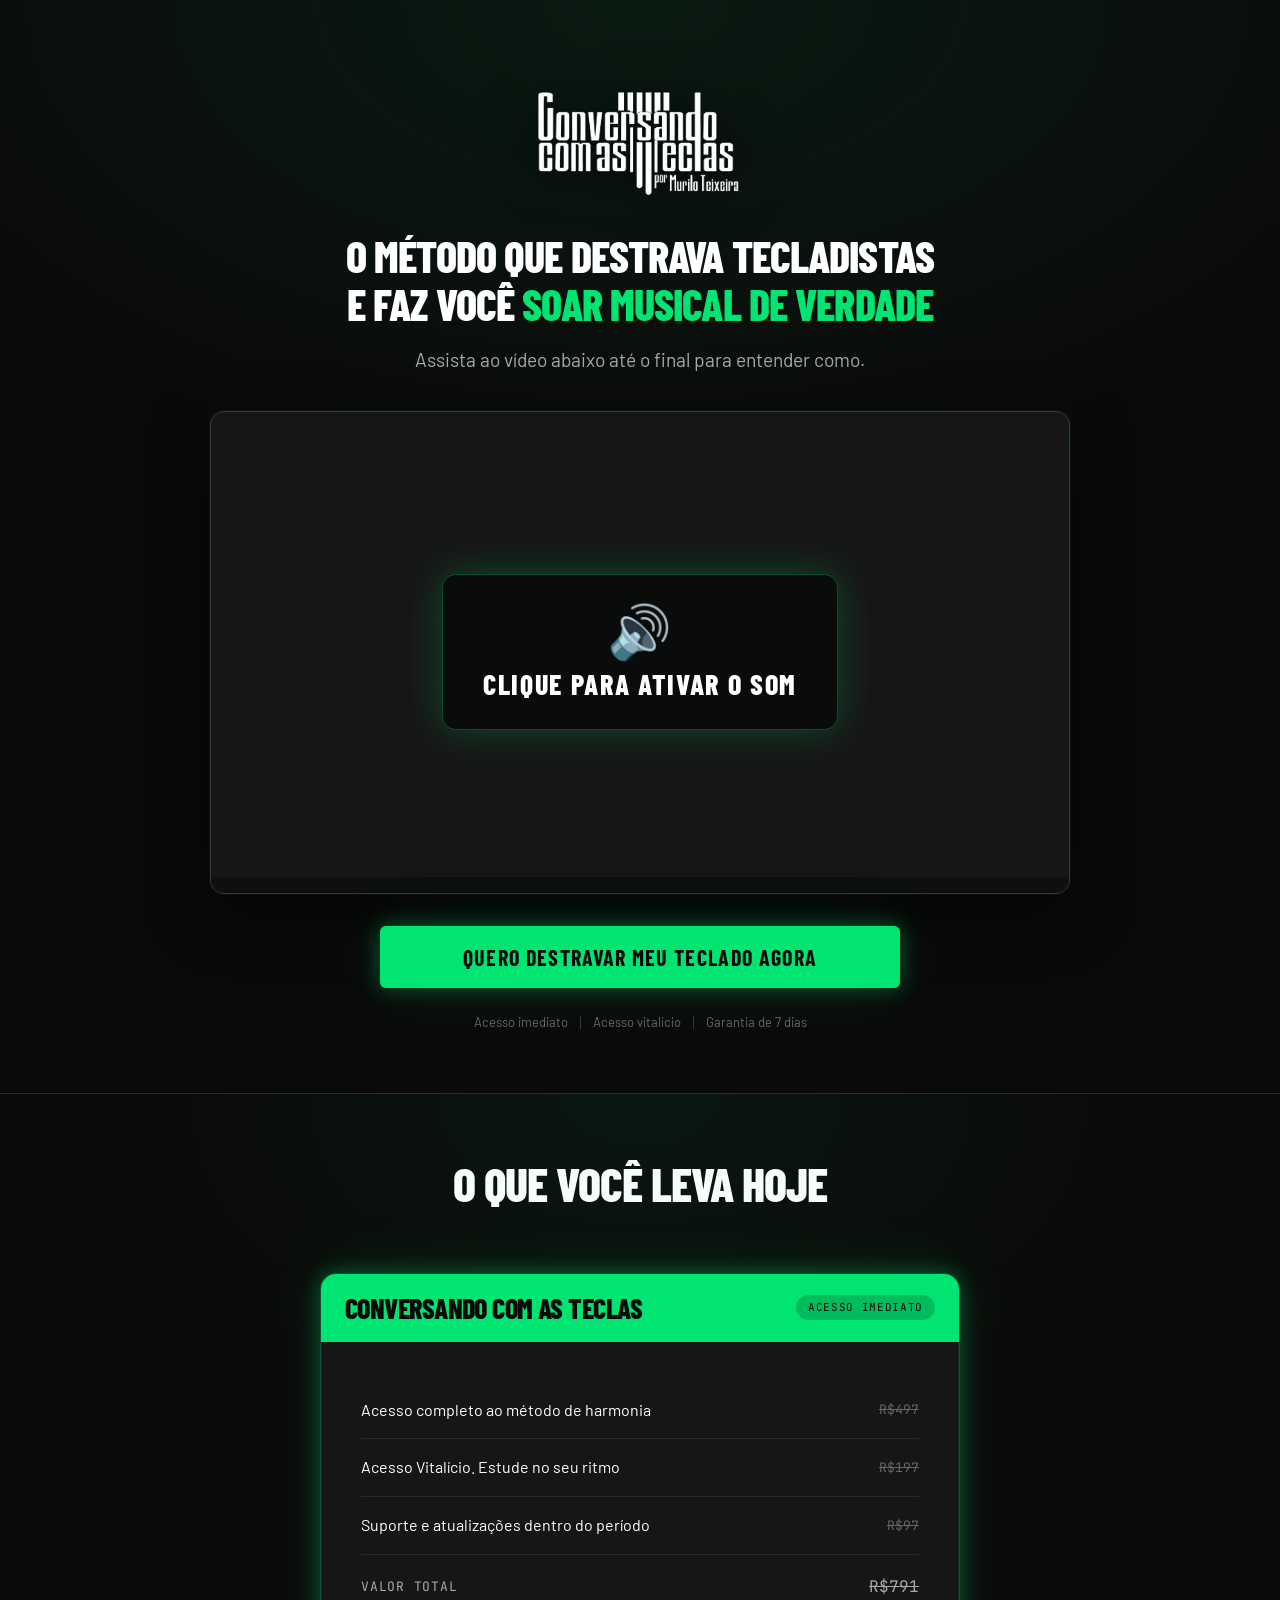
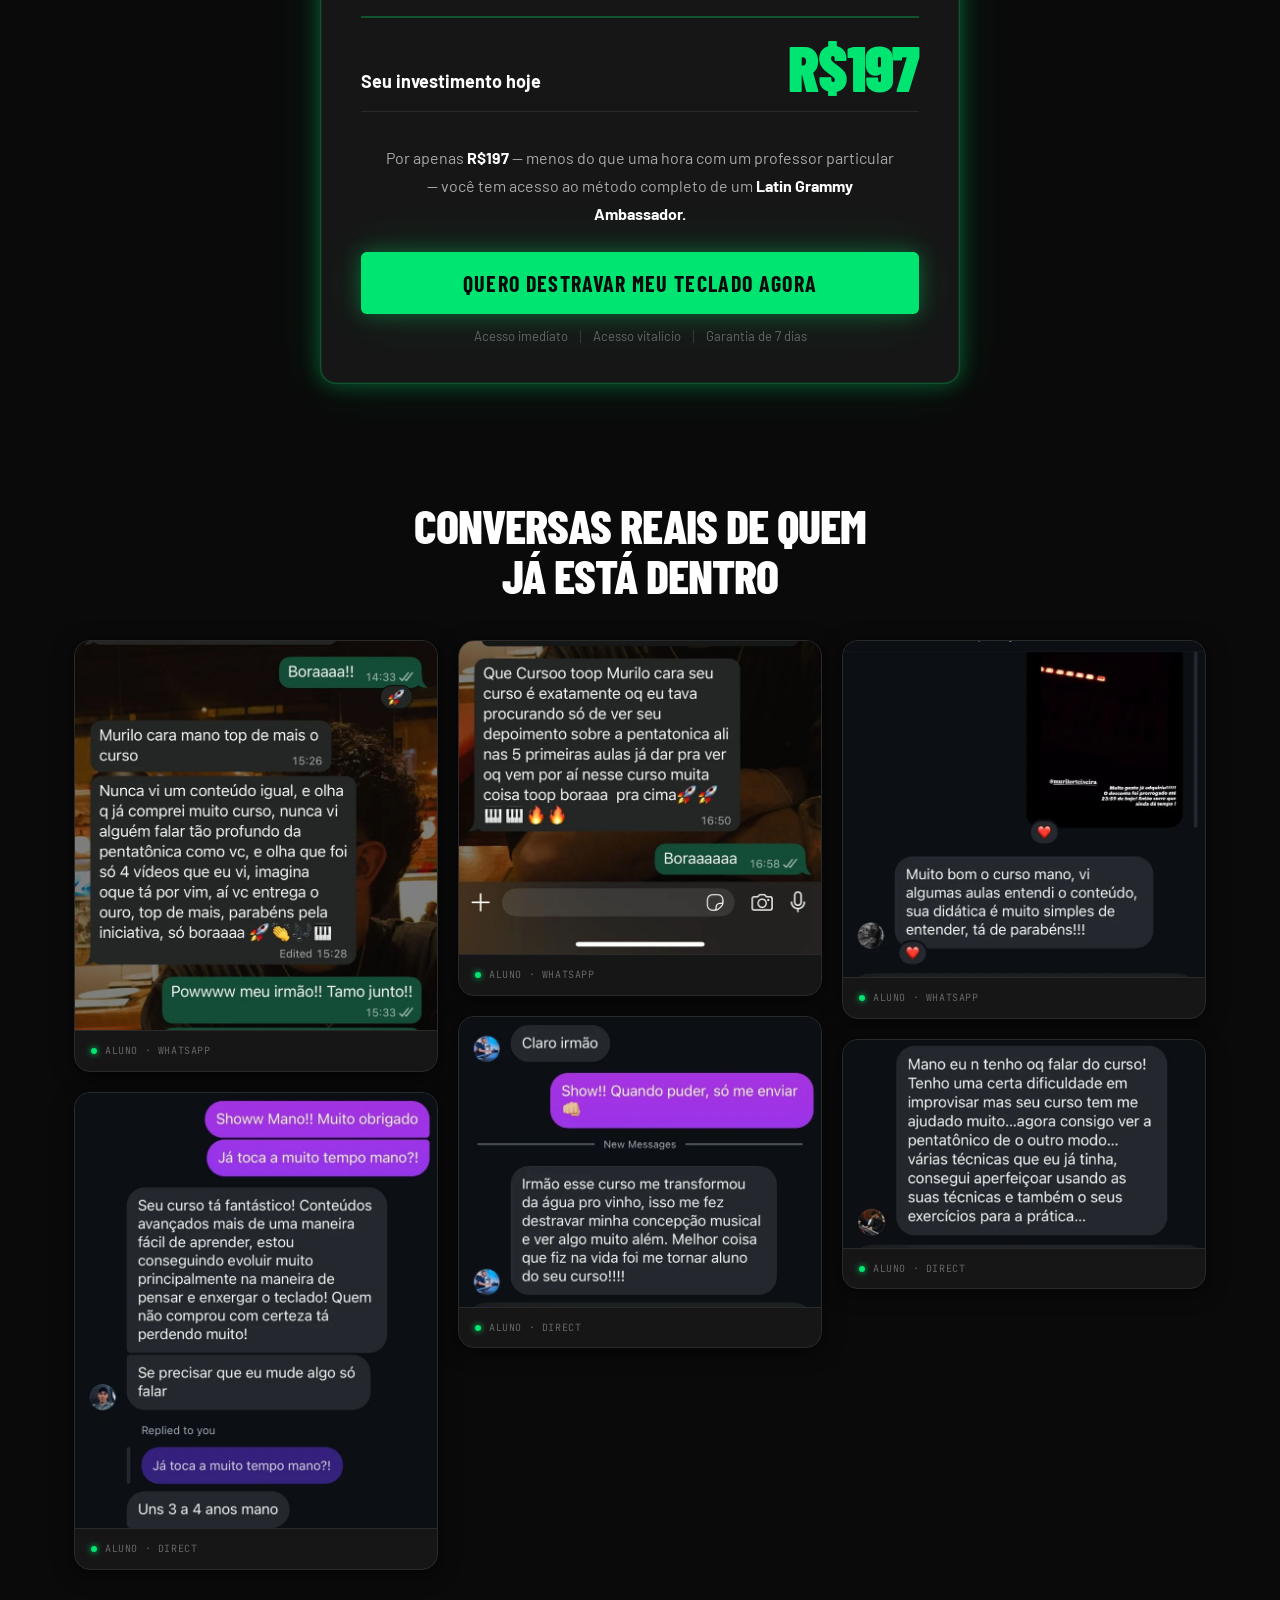
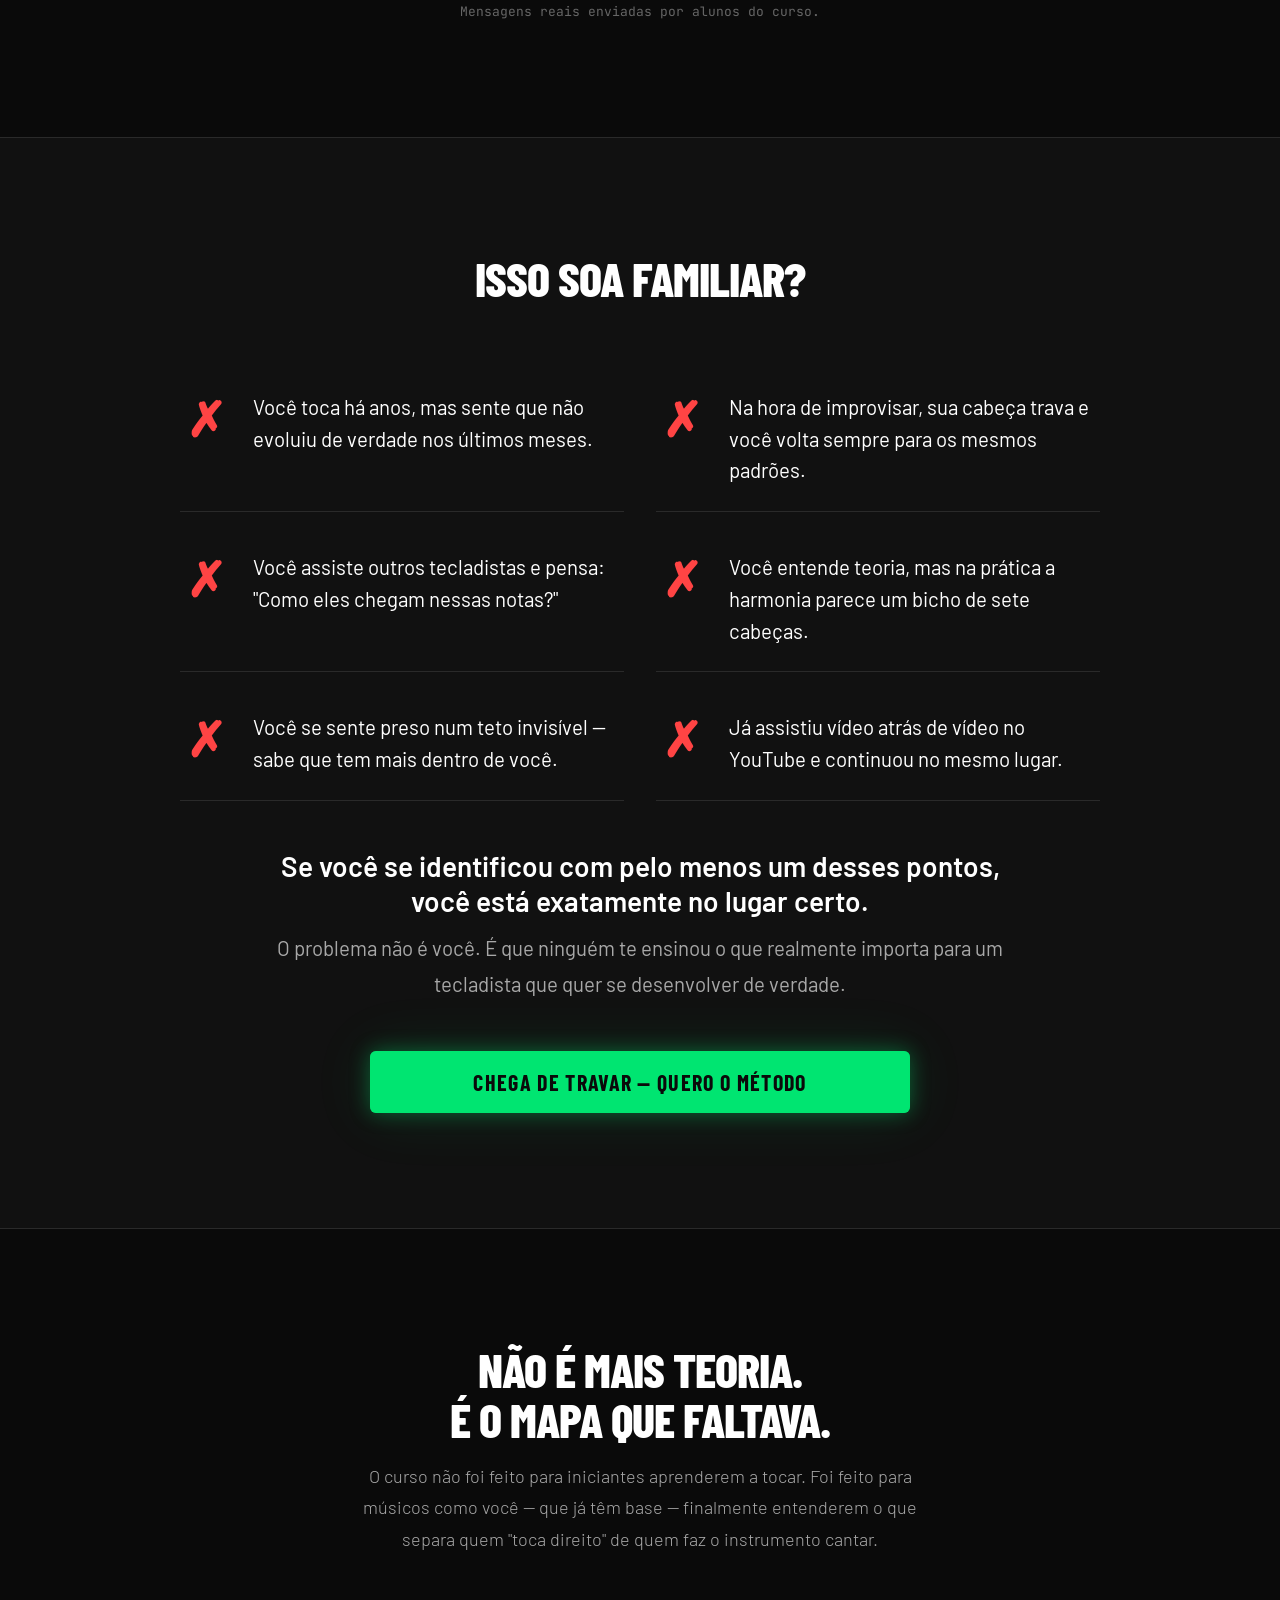
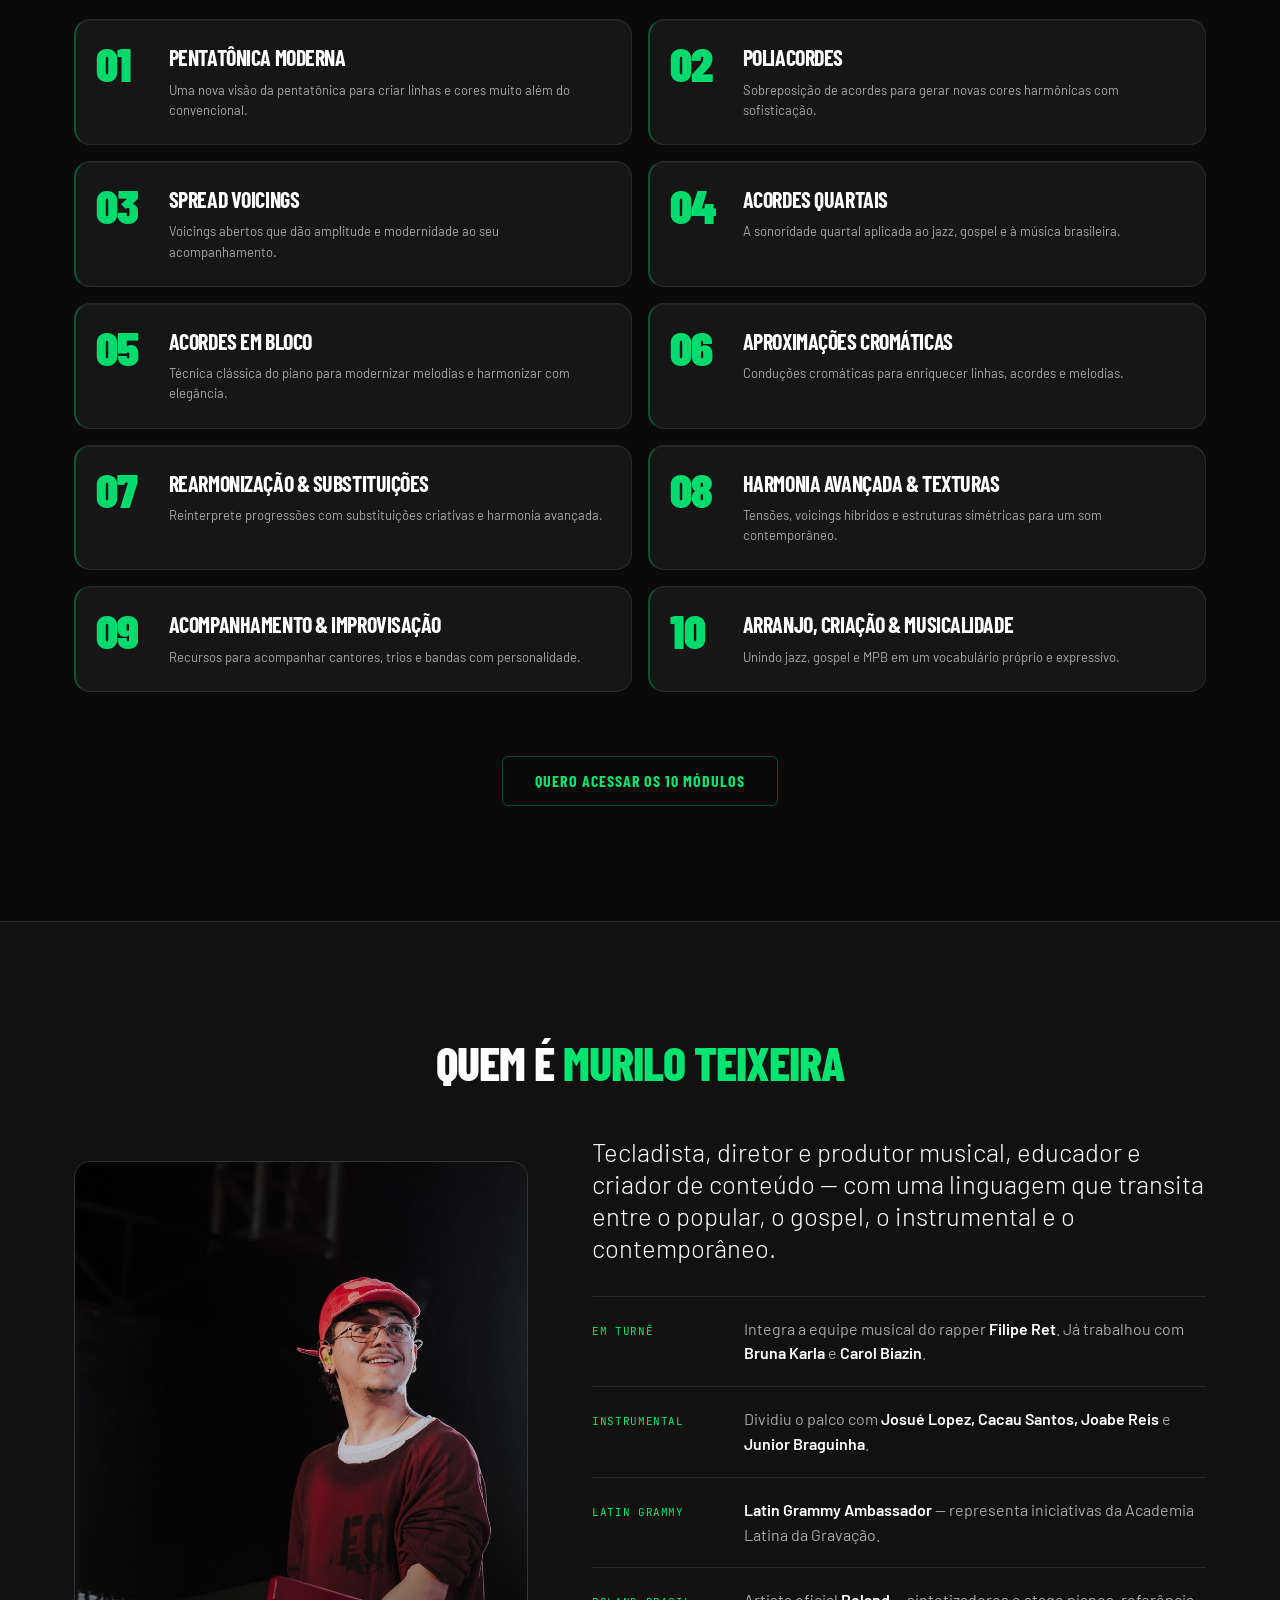
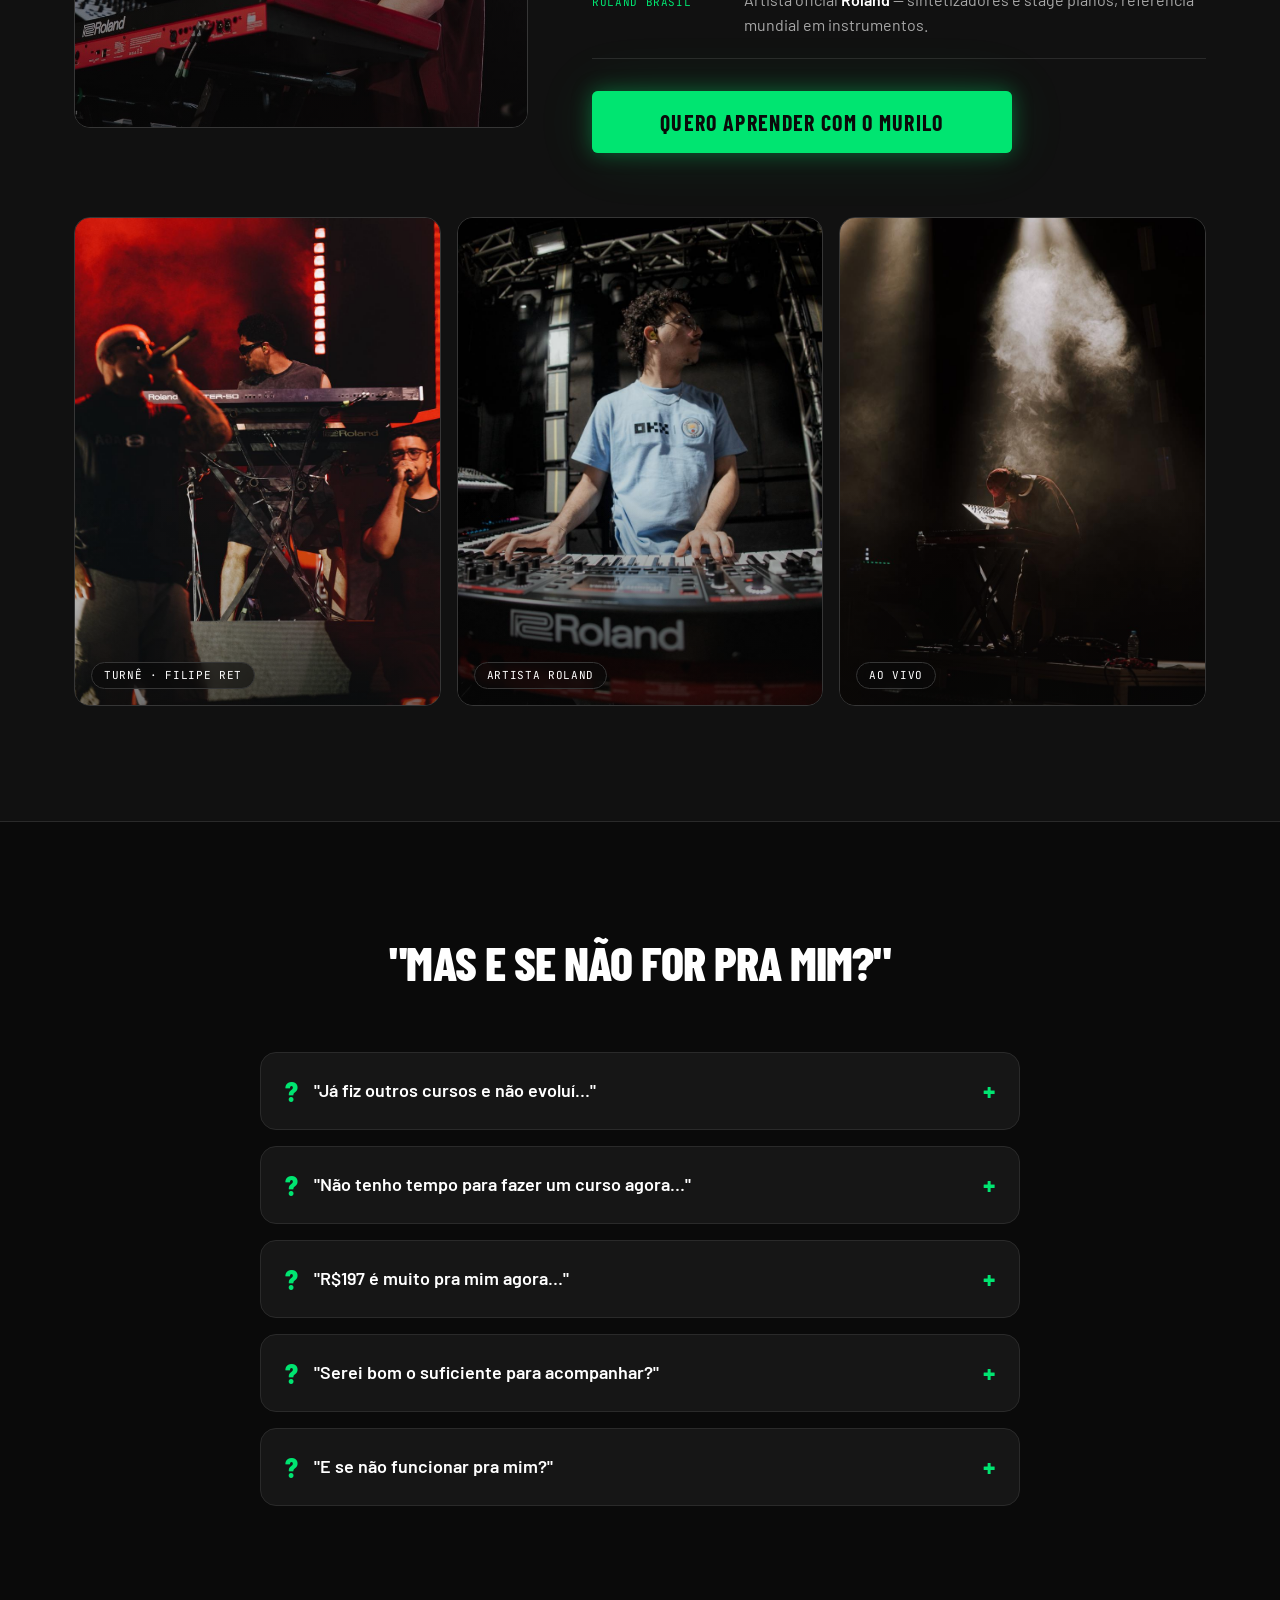
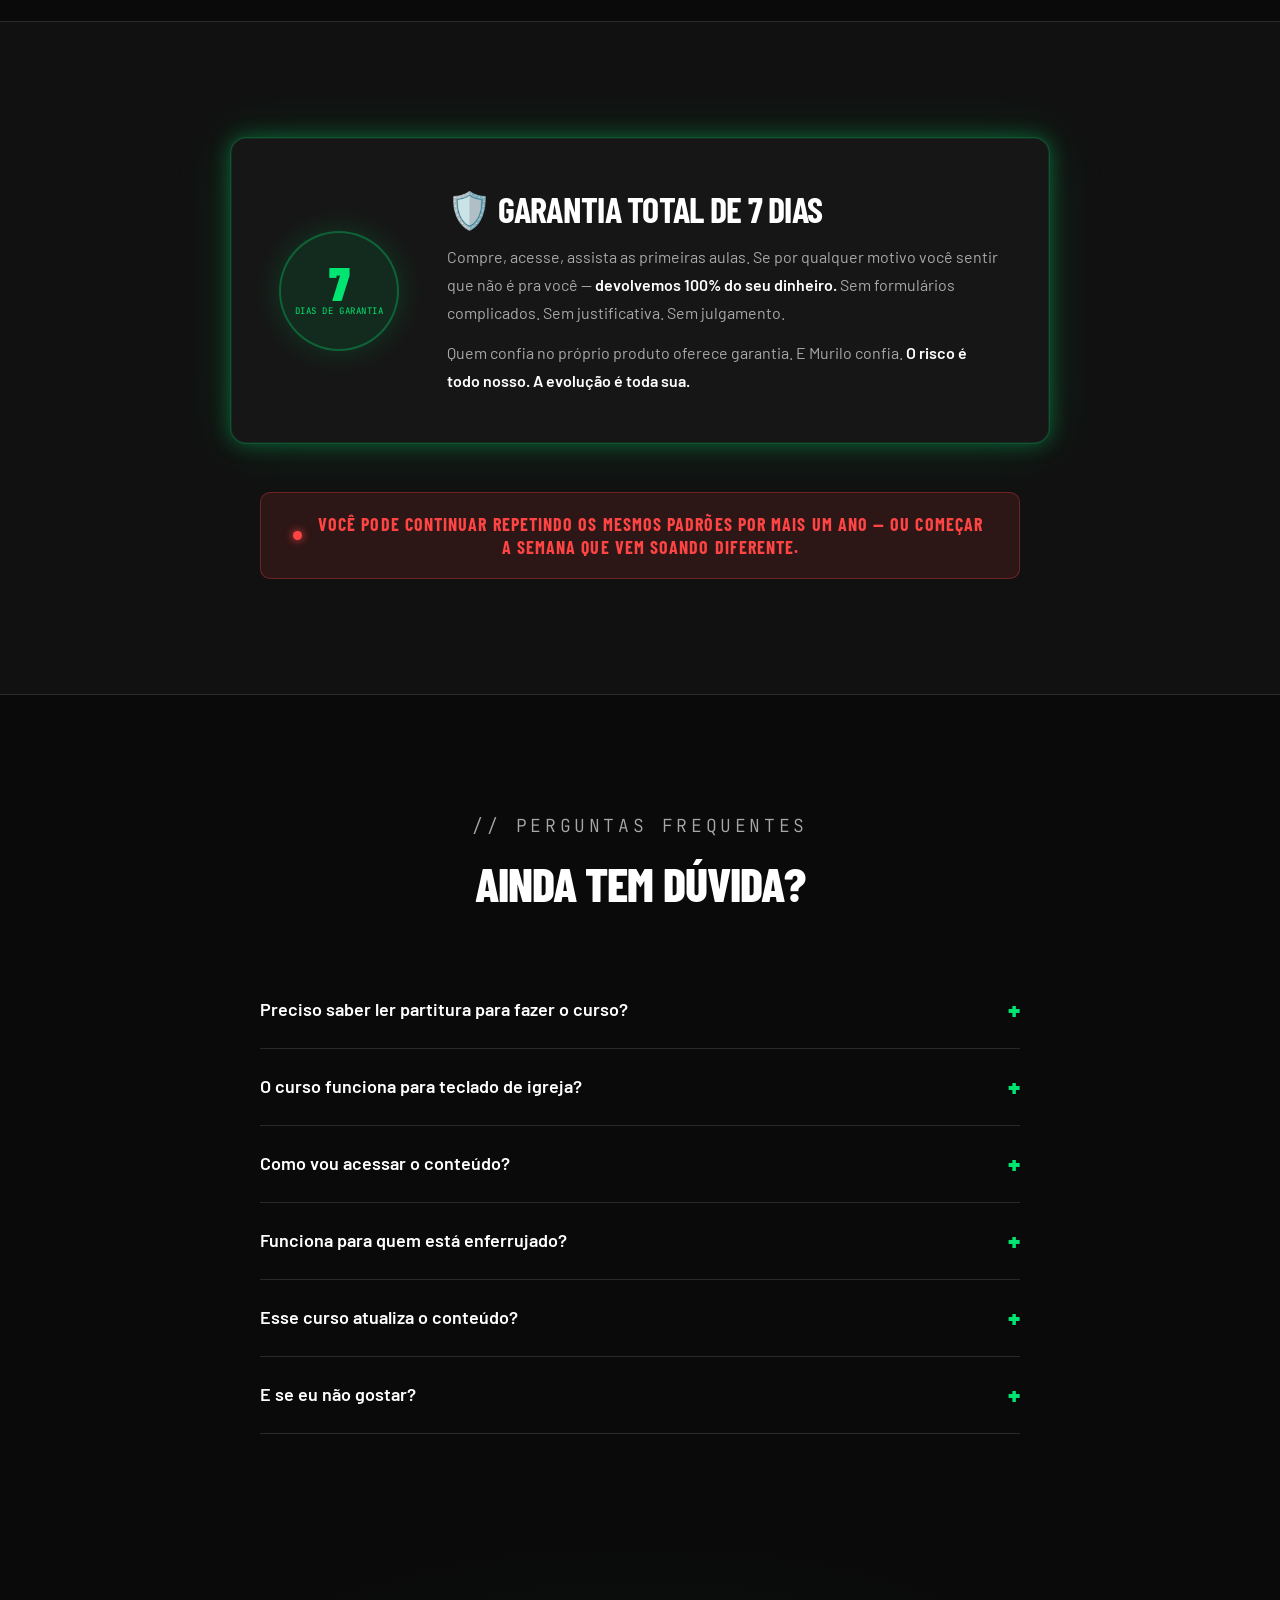
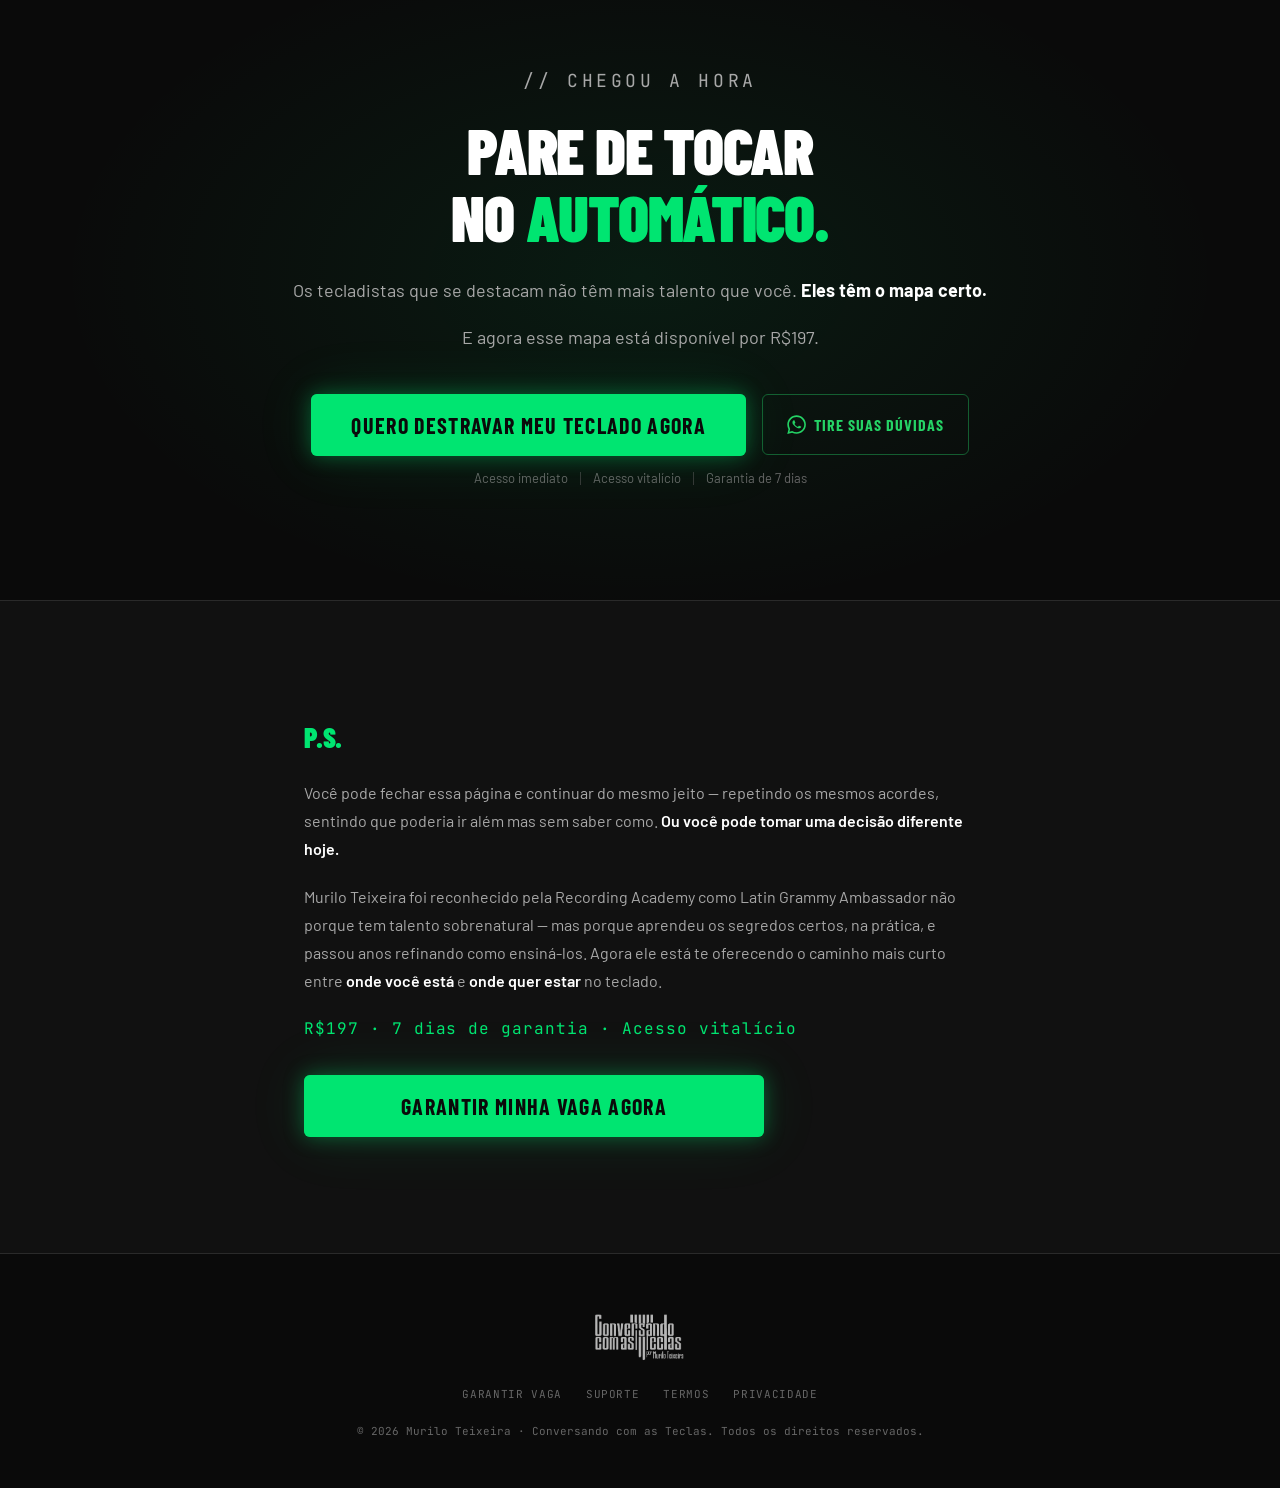
<file: vsl3.html>
<!DOCTYPE html>
<html lang="pt-BR">
<head>
<meta charset="UTF-8">
<meta name="viewport" content="width=device-width, initial-scale=1.0">
<meta name="robots" content="noindex, nofollow">
<title>Conversando com as Teclas — Aula Gratuita</title>
<meta name="description" content="Assista à aula e descubra o método que destrava tecladistas que já sabem o básico. Por Murilo Teixeira, Latin Grammy Ambassador.">
<link rel="preconnect" href="https://fonts.googleapis.com">
<link rel="preconnect" href="https://fonts.gstatic.com" crossorigin>
<link href="https://fonts.googleapis.com/css2?family=Barlow+Condensed:ital,wght@0,400;0,600;0,700;0,800;0,900;1,700;1,800&family=Barlow:ital,wght@0,300;0,400;0,500;0,600;0,700;1,300;1,400&family=JetBrains+Mono:wght@400;500&display=swap" rel="stylesheet" media="print" onload="this.media='all'">
<noscript><link href="https://fonts.googleapis.com/css2?family=Barlow+Condensed:ital,wght@0,400;0,600;0,700;0,800;0,900;1,700;1,800&family=Barlow:ital,wght@0,300;0,400;0,500;0,600;0,700;1,300;1,400&family=JetBrains+Mono:wght@400;500&display=swap" rel="stylesheet"></noscript>
<link rel="stylesheet" href="styles.css">
<link rel="icon" type="image/png" href="assets/favicon.png">
<!-- Meta Pixel Code -->
<script>
!function(f,b,e,v,n,t,s)
{if(f.fbq)return;n=f.fbq=function(){n.callMethod?
n.callMethod.apply(n,arguments):n.queue.push(arguments)};
if(!f._fbq)f._fbq=n;n.push=n;n.loaded=!0;n.version='2.0';
n.queue=[];t=b.createElement(e);t.async=!0;
t.src=v;s=b.getElementsByTagName(e)[0];
s.parentNode.insertBefore(t,s)}(window, document,'script',
'https://connect.facebook.net/en_US/fbevents.js');
fbq('init', '980710154399899');
fbq('track', 'PageView');
</script>
<noscript><img height="1" width="1" style="display:none"
src="https://www.facebook.com/tr?id=980710154399899&ev=PageView&noscript=1"
alt=""/></noscript>
<!-- End Meta Pixel Code -->

<!-- ═══════════════ ESTILOS ESPECÍFICOS DA VSL ═══════════════ -->
<style>
  .vsl-hero {
    position: relative;
    padding: clamp(2rem, 5vw, 4rem) var(--s4) clamp(2.5rem, 5vw, 4rem);
    text-align: center;
    background:
      radial-gradient(120% 80% at 50% 0%, rgba(0,229,113,0.08) 0%, transparent 55%),
      var(--bg);
    border-bottom: 1px solid var(--border);
  }
  .vsl-logo {
    width: clamp(170px, 34vw, 240px);
    height: auto;
    margin: 0 auto var(--s6);
    display: block;
    filter: drop-shadow(0 4px 24px rgba(0,0,0,0.7));
  }
  .vsl-headline {
    font-family: var(--font-display);
    font-weight: 800;
    font-size: clamp(1.6rem, 4vw, 2.75rem);
    line-height: 1.1;
    letter-spacing: var(--track-tight);
    color: var(--text-1);
    max-width: 820px;
    margin: 0 auto var(--s4);
  }
  .vsl-headline .green { color: var(--green); }
  .vsl-headline { text-transform: uppercase; }
  .vsl-sub {
    font-family: var(--font-body);
    font-size: clamp(1rem, 2vw, 1.2rem);
    color: var(--text-2);
    max-width: 620px;
    margin: 0 auto clamp(1.5rem, 3vw, 2.25rem);
  }

  /* Vídeo */
  .vsl-video-wrap {
    position: relative;
    width: 100%;
    max-width: 860px;
    margin: 0 auto;
    aspect-ratio: 16 / 9;
    border-radius: 14px;
    overflow: hidden;
    background: var(--bg-2);
    border: 1px solid var(--border-md);
    box-shadow: 0 20px 60px rgba(0,0,0,0.55), 0 0 0 1px rgba(0,229,113,0.08);
  }
  .vsl-video-wrap iframe,
  .vsl-video-wrap video {
    position: absolute;
    inset: 0;
    width: 100%;
    height: 100%;
    border: 0;
  }
  /* Camada por cima do player: bloqueia os controles do Vimeo e captura o clique */
  .vsl-shield {
    position: absolute;
    inset: 0;
    z-index: 2;
    display: flex;
    align-items: center;
    justify-content: center;
    cursor: pointer;
    background: transparent;
    border: 0;
    padding: 0;
    -webkit-tap-highlight-color: transparent;
  }
  /* Botão "ativar o som" (estado inicial, vídeo rodando mudo) */
  .vsl-unmute {
    display: flex;
    flex-direction: column;
    align-items: center;
    gap: var(--s3);
    padding: clamp(1rem, 3vw, 1.75rem) clamp(1.25rem, 4vw, 2.5rem);
    border-radius: 14px;
    background: rgba(8,10,9,0.78);
    border: 1px solid var(--green-border);
    box-shadow: 0 0 40px var(--green-glow);
    color: var(--text-1);
    font-family: var(--font-display);
    font-weight: 800;
    font-size: clamp(1.1rem, 3.2vw, 1.75rem);
    letter-spacing: var(--track-wide);
    text-transform: uppercase;
    text-align: center;
    animation: vslBounce 1.1s ease-in-out infinite;
  }
  @keyframes vslBounce {
    0%, 100% { transform: translateY(0) scale(1); }
    40%      { transform: translateY(-14px) scale(1.05); }
    60%      { transform: translateY(0) scale(1); }
    80%      { transform: translateY(-5px) scale(1.02); }
  }
  @media (prefers-reduced-motion: reduce) {
    .vsl-unmute { animation: none; }
  }

  /* Botão de compra abaixo do vídeo */
  .vsl-cta {
    max-width: 860px;
    margin: clamp(1.25rem, 3vw, 2rem) auto 0;
    display: flex;
    flex-direction: column;
    align-items: center;
    gap: var(--s3);
  }
  .vsl-cta .btn { width: 100%; max-width: 520px; }

  /* WhatsApp flutuante: escondido no início, aparece só depois de rolar além da oferta */
  .whats-float {
    opacity: 0;
    pointer-events: none;
    transition: opacity .25s ease, transform var(--t-base) var(--ease-out), box-shadow var(--t-base) var(--ease-out);
  }
  .whats-float.whats-show { opacity: 1; pointer-events: auto; }
  /* no celular, continua saindo de cima dos botões de compra */
  @media (max-width: 760px) {
    .whats-float.whats-show.whats-hide { opacity: 0; pointer-events: none; }
  }

  /* ── Celular ── */
  @media (max-width: 760px) {
    .vsl-hero { padding: var(--s5) var(--s4) var(--s8); }
    .vsl-logo { width: clamp(130px, 38vw, 170px); margin-bottom: var(--s4); }
    .vsl-headline { font-size: clamp(1.35rem, 6.4vw, 1.9rem); margin-bottom: var(--s3); }
    .vsl-sub { font-size: 0.95rem; margin-bottom: var(--s4); }
    /* vídeo de ponta a ponta, sem moldura */
    .vsl-video-wrap {
      width: auto;
      max-width: none;
      margin-inline: calc(-1 * var(--s4));
      border-radius: 0;
      border-left: 0;
      border-right: 0;
    }
    .vsl-unmute { padding: var(--s3) var(--s4); gap: var(--s2); max-width: 82%; }
    .vsl-unmute .ico { font-size: 2rem; }
  }
  .vsl-unmute .ico { font-size: clamp(2rem, 6vw, 3.25rem); line-height: 1; color: var(--green); }
  /* Ícone de play quando o vídeo está pausado */
  .vsl-paused {
    display: none;
    width: clamp(64px, 12vw, 96px);
    height: clamp(64px, 12vw, 96px);
    border-radius: 50%;
    align-items: center;
    justify-content: center;
    background: rgba(8,10,9,0.78);
    border: 1px solid var(--green-border);
    box-shadow: 0 0 30px var(--green-glow);
    color: var(--green);
    font-size: clamp(1.75rem, 5vw, 2.5rem);
    padding-left: 0.15em;
  }
  .vsl-shield.is-paused .vsl-paused { display: flex; }
  .vsl-shield.is-unmuted .vsl-unmute { display: none; }

  /* Barra de progresso (por cima do vídeo, na base) */
  .vsl-bar-wrap {
    position: absolute;
    bottom: 0;
    left: 0;
    right: 0;
    z-index: 3;
    pointer-events: none;
  }
  .vsl-bar-track {
    width: 100%;
    height: clamp(10px, 2vw, 16px);
    background: rgba(8,10,9,0.55);
    overflow: hidden;
  }
  .vsl-bar-fill {
    width: 0%;
    height: 100%;
    background: linear-gradient(90deg, var(--green-dark), var(--green));
    box-shadow: 0 0 12px var(--green-glow);
  }
</style>
</head>
<body>

<!-- ═══════════════ VSL HERO ═══════════════ -->
<header class="vsl-hero" data-screen-label="VSL">
  <img src="assets/logo.webp" alt="Conversando com as Teclas — por Murilo Teixeira" class="vsl-logo" width="645" height="387" fetchpriority="high">

  <h1 class="vsl-headline">
    O MÉTODO QUE DESTRAVA TECLADISTAS<br>
    E FAZ VOCÊ <span class="green">SOAR MUSICAL DE VERDADE</span>
  </h1>
  <p class="vsl-sub">Assista ao vídeo abaixo até o final para entender como.</p>

  <div class="vsl-video-wrap">
    <iframe id="vslPlayer"
            src="https://player.vimeo.com/video/1235284686?autoplay=1&amp;muted=1&amp;playsinline=1&amp;controls=0&amp;title=0&amp;byline=0&amp;portrait=0&amp;badge=0&amp;autopause=0&amp;dnt=1&amp;app_id=58479"
            frameborder="0"
            allow="autoplay; fullscreen; picture-in-picture; clipboard-write; encrypted-media; web-share"
            referrerpolicy="strict-origin-when-cross-origin"
            title="VSL murilo com motions"></iframe>

    <button type="button" class="vsl-shield" id="vslShield" aria-label="Ativar o som e assistir">
      <span class="vsl-unmute"><span class="ico">🔊</span>Clique para ativar o som</span>
      <span class="vsl-paused" aria-hidden="true">▶</span>
    </button>

    <!-- Barra de progresso (falsa: enche rápido no começo) -->
    <div class="vsl-bar-wrap" aria-hidden="true">
      <div class="vsl-bar-track">
        <div class="vsl-bar-fill" id="vslBarFill"></div>
      </div>
    </div>
  </div>

  <!-- Botão de compra logo abaixo do vídeo -->
  <div class="vsl-cta">
    <a href="https://pay.hotmart.com/I101711319L?checkoutMode=10" target="_blank" rel="noopener noreferrer" class="btn btn-xl btn-pulse">Quero destravar meu teclado agora</a>
    <div class="microcopy">
      <span>Acesso imediato</span>
      <span>Acesso vitalício</span>
      <span>Garantia de 7 dias</span>
    </div>
  </div>
</header>

<div id="vslContent">

<!-- ═══════════════ OFERTA ═══════════════ -->
<section class="offer-section pad" id="oferta" data-screen-label="Oferta" style="padding-top: clamp(2.5rem,5vw,4rem);">
  <div class="wrap">
    <div class="s-head reveal">
      <h2 class="h2">O que você leva hoje</h2>
    </div>

    <div class="offer-card reveal">
      <div class="offer-head">
        <span class="title">Conversando com as Teclas</span>
        <span class="badge">Acesso imediato</span>
      </div>
      <div class="offer-body">
        <table class="vtable">
          <tr><td>Acesso completo ao método de harmonia</td><td class="strike">R$497</td></tr>
          <tr><td>Acesso Vitalício. Estude no seu ritmo</td><td class="strike">R$197</td></tr>
          <tr><td>Suporte e atualizações dentro do período</td><td class="strike">R$97</td></tr>
          <tr class="total-row"><td>Valor total</td><td class="strike">R$791</td></tr>
          <tr class="price-row"><td>Seu investimento hoje</td><td class="price-val">R$197</td></tr>
        </table>

        <p class="offer-pitch">Por apenas <strong>R$197</strong> — menos do que uma hora com um professor particular — você tem acesso ao método completo de um <strong>Latin Grammy Ambassador.</strong></p>

        <div class="offer-cta">
          <a href="https://pay.hotmart.com/I101711319L?checkoutMode=10" target="_blank" rel="noopener noreferrer" class="btn btn-xl btn-pulse" style="max-width: 100%;">Quero destravar meu teclado agora</a>
          <div class="microcopy">
            <span>Acesso imediato</span>
            <span>Acesso vitalício</span>
            <span>Garantia de 7 dias</span>
          </div>
        </div>
      </div>
    </div>
  </div>
</section>

<!-- ═══════════════ DEPOIMENTOS (logo abaixo da oferta) ═══════════════ -->
<section class="pad" data-screen-label="Depoimentos" style="padding-top: 0;">
  <div class="wrap">
    <div class="testi-wrap" style="margin-top: 0;">
      <div class="s-head reveal" style="margin-bottom: var(--s10);">
        <h2 class="h2">Conversas reais de quem<br>já está dentro</h2>
      </div>

      <div class="testi-masonry">
        <figure class="testi reveal"><img src="assets/depo-1.webp" alt="Depoimento de aluno" loading="lazy"><figcaption class="testi-cap"><span class="dot"></span>Aluno · WhatsApp</figcaption></figure>
        <figure class="testi reveal"><img src="assets/depo-4.webp" alt="Depoimento de aluno" loading="lazy"><figcaption class="testi-cap"><span class="dot"></span>Aluno · Direct</figcaption></figure>
        <figure class="testi reveal"><img src="assets/depo-2.webp" alt="Depoimento de aluno" loading="lazy"><figcaption class="testi-cap"><span class="dot"></span>Aluno · WhatsApp</figcaption></figure>
        <figure class="testi reveal"><img src="assets/depo-5.webp" alt="Depoimento de aluno" loading="lazy"><figcaption class="testi-cap"><span class="dot"></span>Aluno · Direct</figcaption></figure>
        <figure class="testi reveal"><img src="assets/depo-3.webp" alt="Depoimento de aluno" loading="lazy"><figcaption class="testi-cap"><span class="dot"></span>Aluno · WhatsApp</figcaption></figure>
        <figure class="testi reveal"><img src="assets/depo-6.webp" alt="Depoimento de aluno" loading="lazy"><figcaption class="testi-cap"><span class="dot"></span>Aluno · Direct</figcaption></figure>
      </div>
      <p class="testi-note reveal">Mensagens reais enviadas por alunos do curso.</p>
    </div>
  </div>
</section>

<!-- ═══════════════ DOR ═══════════════ -->
<section class="pain-section pad" data-screen-label="Identificação da dor">
  <div class="wrap">
    <div class="s-head reveal">
      <h2 class="h2">Isso soa familiar?</h2>
    </div>

    <div class="pain-grid pain-grid-lg reveal">
      <div class="pain"><span class="pain-icon">✗</span>Você toca há anos, mas sente que não evoluiu de verdade nos últimos meses.</div>
      <div class="pain"><span class="pain-icon">✗</span>Na hora de improvisar, sua cabeça trava e você volta sempre para os mesmos padrões.</div>
      <div class="pain"><span class="pain-icon">✗</span>Você assiste outros tecladistas e pensa: "Como eles chegam nessas notas?"</div>
      <div class="pain"><span class="pain-icon">✗</span>Você entende teoria, mas na prática a harmonia parece um bicho de sete cabeças.</div>
      <div class="pain"><span class="pain-icon">✗</span>Você se sente preso num teto invisível — sabe que tem mais dentro de você.</div>
      <div class="pain"><span class="pain-icon">✗</span>Já assistiu vídeo atrás de vídeo no YouTube e continuou no mesmo lugar.</div>
    </div>

    <div class="pain-after pain-after-lg reveal">
      <p class="subhead">Se você se identificou com pelo menos um desses pontos, você está exatamente no lugar certo.</p>
      <p class="body">O problema não é você. É que ninguém te ensinou o que realmente importa para um tecladista que quer se desenvolver de verdade.</p>
    </div>

    <div class="cta-group reveal" style="margin-top: var(--s12);">
      <a href="#oferta" class="btn btn-xl btn-pulse">Chega de travar — quero o método</a>
    </div>
  </div>
</section>

<!-- ═══════════════ SOLUÇÃO + MÓDULOS ═══════════════ -->
<section class="pad" id="modulos" data-screen-label="Solução / Módulos">
  <div class="wrap">
    <div class="s-head reveal">
      <h2 class="h2">Não é mais teoria.<br>É o mapa que faltava.</h2>
      <p>O curso não foi feito para iniciantes aprenderem a tocar. Foi feito para músicos como você — que já têm base — finalmente entenderem o que separa quem "toca direito" de quem faz o instrumento cantar.</p>
    </div>

    <div class="modules-grid">
      <article class="module reveal"><span class="module-num">01</span><div class="module-body"><h4>Pentatônica Moderna</h4><p>Uma nova visão da pentatônica para criar linhas e cores muito além do convencional.</p></div></article>
      <article class="module reveal"><span class="module-num">02</span><div class="module-body"><h4>Poliacordes</h4><p>Sobreposição de acordes para gerar novas cores harmônicas com sofisticação.</p></div></article>
      <article class="module reveal"><span class="module-num">03</span><div class="module-body"><h4>Spread Voicings</h4><p>Voicings abertos que dão amplitude e modernidade ao seu acompanhamento.</p></div></article>
      <article class="module reveal"><span class="module-num">04</span><div class="module-body"><h4>Acordes Quartais</h4><p>A sonoridade quartal aplicada ao jazz, gospel e à música brasileira.</p></div></article>
      <article class="module reveal"><span class="module-num">05</span><div class="module-body"><h4>Acordes em Bloco</h4><p>Técnica clássica do piano para modernizar melodias e harmonizar com elegância.</p></div></article>
      <article class="module reveal"><span class="module-num">06</span><div class="module-body"><h4>Aproximações Cromáticas</h4><p>Conduções cromáticas para enriquecer linhas, acordes e melodias.</p></div></article>
      <article class="module reveal"><span class="module-num">07</span><div class="module-body"><h4>Rearmonização &amp; Substituições</h4><p>Reinterprete progressões com substituições criativas e harmonia avançada.</p></div></article>
      <article class="module reveal"><span class="module-num">08</span><div class="module-body"><h4>Harmonia Avançada &amp; Texturas</h4><p>Tensões, voicings híbridos e estruturas simétricas para um som contemporâneo.</p></div></article>
      <article class="module reveal"><span class="module-num">09</span><div class="module-body"><h4>Acompanhamento &amp; Improvisação</h4><p>Recursos para acompanhar cantores, trios e bandas com personalidade.</p></div></article>
      <article class="module reveal"><span class="module-num">10</span><div class="module-body"><h4>Arranjo, Criação &amp; Musicalidade</h4><p>Unindo jazz, gospel e MPB em um vocabulário próprio e expressivo.</p></div></article>
    </div>

    <div class="cta-group reveal" style="margin-top: clamp(2.5rem,5vw,4rem);">
      <a href="#oferta" class="btn btn-outline">Quero acessar os 10 módulos</a>
    </div>
  </div>
</section>

<!-- ═══════════════ AUTORIDADE + PROVA SOCIAL ═══════════════ -->
<section class="authority pad" data-screen-label="Prova social">
  <div class="wrap">
    <div class="s-head reveal" style="margin-bottom: clamp(2rem,4vw,3rem);">
      <h2 class="h2">Quem é <span class="green">Murilo Teixeira</span></h2>
    </div>

    <div class="authority-grid">
      <div class="authority-photo reveal">
        <img src="assets/murilo-portrait.webp" alt="Murilo Teixeira tocando ao vivo" loading="lazy">
      </div>
      <div class="reveal">
        <p class="authority-intro">Tecladista, diretor e produtor musical, educador e criador de conteúdo — com uma linguagem que transita entre o popular, o gospel, o instrumental e o contemporâneo.</p>

        <ul class="cred-list">
          <li><span class="cred-k">Em turnê</span><span class="cred-v">Integra a equipe musical do rapper <strong>Filipe Ret</strong>. Já trabalhou com <strong>Bruna Karla</strong> e <strong>Carol Biazin</strong>.</span></li>
          <li><span class="cred-k">Instrumental</span><span class="cred-v">Dividiu o palco com <strong>Josué Lopez, Cacau Santos, Joabe Reis</strong> e <strong>Junior Braguinha</strong>.</span></li>
          <li><span class="cred-k">Latin Grammy</span><span class="cred-v"><strong>Latin Grammy Ambassador</strong> — representa iniciativas da Academia Latina da Gravação.</span></li>
          <li><span class="cred-k">Roland Brasil</span><span class="cred-v">Artista oficial <strong>Roland</strong> — sintetizadores e stage pianos, referência mundial em instrumentos.</span></li>
        </ul>

        <div class="cta-group" style="align-items: flex-start; margin-top: var(--s8);">
          <a href="#oferta" class="btn btn-xl btn-pulse" style="max-width: 420px;">Quero aprender com o Murilo</a>
        </div>
      </div>
    </div>

    <!-- GALERIA -->
    <div class="murilo-gallery">
      <figure class="m-shot reveal"><img src="assets/murilo-ret.webp" alt="Murilo na turnê do Filipe Ret" loading="lazy"><figcaption>Turnê · Filipe Ret</figcaption></figure>
      <figure class="m-shot reveal"><img src="assets/murilo-roland.webp" alt="Murilo com sintetizador Roland" loading="lazy"><figcaption>Artista Roland</figcaption></figure>
      <figure class="m-shot reveal"><img src="assets/murilo-smoke.webp" alt="Murilo tocando ao vivo" loading="lazy"><figcaption>Ao vivo</figcaption></figure>
    </div>
  </div>
</section>

<!-- ═══════════════ QUEBRA DE OBJEÇÕES ═══════════════ -->
<section class="pad" data-screen-label="Objeções">
  <div class="wrap">
    <div class="s-head reveal">
      <h2 class="h2">"Mas e se não for pra mim?"</h2>
    </div>

    <div class="obj-list">
      <details class="obj reveal">
        <summary><span class="q-mark">?</span>"Já fiz outros cursos e não evoluí…"<span class="plus">+</span></summary>
        <div class="obj-a">Faz sentido desconfiar. A maioria dos cursos ensina teoria ou recomeça do zero — e nenhum dos dois serve pra quem já sabe o básico. Esse método foi desenhado <strong>especificamente para músicos que já têm base</strong> e precisam destravar. É diferente. E você tem 7 dias para comprovar isso.</div>
      </details>
      <details class="obj reveal">
        <summary><span class="q-mark">?</span>"Não tenho tempo para fazer um curso agora…"<span class="plus">+</span></summary>
        <div class="obj-a">O acesso é vitalício. Você não precisa assistir tudo em uma semana — <strong>avança no seu ritmo</strong>, encaixa na sua rotina e ainda assim sente a evolução, porque o método é direto ao ponto, sem enrolação.</div>
      </details>
      <details class="obj reveal">
        <summary><span class="q-mark">?</span>"R$197 é muito pra mim agora…"<span class="plus">+</span></summary>
        <div class="obj-a">Coloca na balança: quanto você já gastou em aulas particulares sem resultado consistente? <strong>R$197 de acesso vitalício</strong> a um método de Latin Grammy Ambassador é menos do que uma única hora com qualquer professor.</div>
      </details>
      <details class="obj reveal">
        <summary><span class="q-mark">?</span>"Serei bom o suficiente para acompanhar?"<span class="plus">+</span></summary>
        <div class="obj-a">Se você já sabe o básico do teclado, você é <strong>exatamente o aluno</strong> para quem esse método foi feito. Não precisa ser avançado. Precisa querer sair do lugar onde está.</div>
      </details>
      <details class="obj reveal">
        <summary><span class="q-mark">?</span>"E se não funcionar pra mim?"<span class="plus">+</span></summary>
        <div class="obj-a">Então você pede o dinheiro de volta. Simples assim. Você tem <strong>7 dias de garantia incondicional</strong> — sem perguntas, sem burocracia.</div>
      </details>
    </div>
  </div>
</section>

<!-- ═══════════════ GARANTIA + URGÊNCIA ═══════════════ -->
<section class="guarantee-section pad" data-screen-label="Garantia">
  <div class="wrap">
    <div class="guarantee reveal">
      <div class="seal">
        <span class="big">7</span>
        <span class="lbl">Dias de garantia</span>
      </div>
      <div>
        <h3 class="h3">🛡️ Garantia total de 7 dias</h3>
        <p>Compre, acesse, assista as primeiras aulas. Se por qualquer motivo você sentir que não é pra você — <span class="kicker">devolvemos 100% do seu dinheiro.</span> Sem formulários complicados. Sem justificativa. Sem julgamento.</p>
        <p>Quem confia no próprio produto oferece garantia. E Murilo confia. <span class="kicker">O risco é todo nosso. A evolução é toda sua.</span></p>
      </div>
    </div>

    <div class="urgency reveal">
      <span class="pulse"></span>
      <span>Você pode continuar repetindo os mesmos padrões por mais um ano — ou começar a semana que vem soando diferente.</span>
    </div>
  </div>
</section>

<!-- ═══════════════ FAQ ═══════════════ -->
<section class="pad" data-screen-label="FAQ">
  <div class="wrap">
    <div class="s-head reveal">
      <p class="eyebrow" style="justify-content: center;">// Perguntas frequentes</p>
      <h2 class="h2">Ainda tem dúvida?</h2>
    </div>

    <div class="faq-list">
      <details class="faq-item reveal"><summary>Preciso saber ler partitura para fazer o curso?</summary><div class="faq-a">Não é obrigatório. O método é focado em prática musical — você vai aprender a ouvir, sentir e aplicar. Quem lê partitura avança mais rápido em alguns pontos, mas não é pré-requisito.</div></details>
      <details class="faq-item reveal"><summary>O curso funciona para teclado de igreja?</summary><div class="faq-a">Sim. Murilo é músico de palco e de ministério. O método se aplica nos dois contextos — porque musicalidade e harmonia são universais.</div></details>
      <details class="faq-item reveal"><summary>Como vou acessar o conteúdo?</summary><div class="faq-a">Assim que o pagamento for confirmado, você recebe o acesso por e-mail. O curso fica disponível de forma vitalícia na plataforma.</div></details>
      <details class="faq-item reveal"><summary>Funciona para quem está enferrujado?</summary><div class="faq-a">Funciona para quem já teve contato com o instrumento e quer retomar com foco. Se você tocou em algum momento da vida e parou, esse método te coloca nos trilhos.</div></details>
      <details class="faq-item reveal"><summary>Esse curso atualiza o conteúdo?</summary><div class="faq-a">Com acesso vitalício, você recebe qualquer atualização de conteúdo sem custo adicional.</div></details>
      <details class="faq-item reveal"><summary>E se eu não gostar?</summary><div class="faq-a">Você tem 7 dias de garantia incondicional. Peça o reembolso e devolvemos 100% sem perguntas.</div></details>
    </div>
  </div>
</section>

<!-- ═══════════════ CTA FINAL ═══════════════ -->
<section class="final pad" data-screen-label="CTA final">
  <div class="wrap final-inner">
    <p class="eyebrow reveal" style="justify-content: center; margin-bottom: var(--s5);">// Chegou a hora</p>
    <h2 class="h1 reveal">Pare de tocar<br>no <span class="green">automático.</span></h2>
    <p class="reveal" style="margin-top: var(--s6);">Os tecladistas que se destacam não têm mais talento que você. <strong>Eles têm o mapa certo.</strong></p>
    <p class="reveal">E agora esse mapa está disponível por R$197.</p>

    <div class="cta-group reveal">
      <div class="hero-actions" style="justify-content: center;">
        <a href="#oferta" class="btn btn-xl btn-pulse" style="width: auto;">Quero destravar meu teclado agora</a>
        <a href="#whatsapp" class="btn btn-whats js-whats">
          <svg class="whats-ico" viewBox="0 0 32 32" fill="currentColor" aria-hidden="true"><path d="M16 .5C7.4.5.5 7.4.5 16c0 2.8.7 5.4 2 7.7L.5 31.5l8-2.1c2.2 1.2 4.8 1.9 7.5 1.9 8.6 0 15.5-6.9 15.5-15.5S24.6.5 16 .5zm0 28.3c-2.4 0-4.7-.6-6.7-1.8l-.5-.3-4.8 1.2 1.3-4.6-.3-.5C3.9 20.7 3.2 18.4 3.2 16 3.2 8.9 8.9 3.2 16 3.2S28.8 8.9 28.8 16 23.1 28.8 16 28.8zm7.1-9.6c-.4-.2-2.3-1.1-2.6-1.3-.3-.1-.6-.2-.8.2-.2.4-.9 1.3-1.1 1.5-.2.2-.4.3-.8.1-.4-.2-1.6-.6-3.1-1.9-1.1-1-1.9-2.3-2.1-2.7-.2-.4 0-.6.2-.8.2-.2.4-.4.6-.7.2-.2.3-.4.4-.7.1-.3.1-.5 0-.7-.1-.2-.8-2-1.1-2.7-.3-.7-.6-.6-.8-.6h-.7c-.2 0-.6.1-.9.5-.3.4-1.2 1.2-1.2 2.9 0 1.7 1.2 3.4 1.4 3.6.2.2 2.5 3.8 6 5.3.8.4 1.5.6 2 .8.8.3 1.6.2 2.2.1.7-.1 2.3-.9 2.6-1.8.3-.9.3-1.6.2-1.8-.1-.1-.3-.2-.7-.4z"/></svg>
          Tire suas dúvidas
        </a>
      </div>
      <div class="microcopy">
        <span>Acesso imediato</span>
        <span>Acesso vitalício</span>
        <span>Garantia de 7 dias</span>
      </div>
    </div>
  </div>
</section>

<!-- ═══════════════ PS ═══════════════ -->
<section class="ps-section pad" data-screen-label="PS">
  <div class="wrap ps">
    <div class="ps-tag reveal">P.S.</div>
    <p class="reveal">Você pode fechar essa página e continuar do mesmo jeito — repetindo os mesmos acordes, sentindo que poderia ir além mas sem saber como. <strong>Ou você pode tomar uma decisão diferente hoje.</strong></p>
    <p class="reveal">Murilo Teixeira foi reconhecido pela Recording Academy como Latin Grammy Ambassador não porque tem talento sobrenatural — mas porque aprendeu os segredos certos, na prática, e passou anos refinando como ensiná-los. Agora ele está te oferecendo o caminho mais curto entre <strong>onde você está</strong> e <strong>onde quer estar</strong> no teclado.</p>
    <p class="ps-price reveal">R$197 · 7 dias de garantia · Acesso vitalício</p>
    <div class="cta-group reveal" style="align-items: flex-start;">
      <a href="#oferta" class="btn btn-xl btn-pulse" style="max-width: 460px;">Garantir minha vaga agora</a>
    </div>
  </div>
</section>

<!-- ═══════════════ FOOTER ═══════════════ -->
<footer class="footer">
  <div class="wrap footer-inner">
    <img src="assets/logo.webp" alt="Conversando com as Teclas" width="645" height="387" loading="lazy">
    <div class="links">
      <a href="#oferta">Garantir vaga</a>
      <a href="#">Suporte</a>
      <a href="#">Termos</a>
      <a href="#">Privacidade</a>
    </div>
    <p class="copy">© 2026 Murilo Teixeira · Conversando com as Teclas. Todos os direitos reservados.</p>
  </div>
</footer>

<!-- ═══════════════ STICKY MOBILE CTA ═══════════════ -->
<div class="sticky-cta" id="stickyCta">
  <div class="info">
    <div class="p">R$197</div>
    <div class="s">Garantia 7 dias</div>
  </div>
  <a href="#oferta" class="btn btn-primary">Garantir vaga</a>
</div>

</div><!-- /#vslContent -->

<!-- ═══════════════ FLOATING WHATSAPP ═══════════════ -->
<a href="#whatsapp" class="whats-float js-whats" aria-label="Falar no WhatsApp">
  <svg class="whats-ico" viewBox="0 0 32 32" fill="currentColor" aria-hidden="true"><path d="M16 .5C7.4.5.5 7.4.5 16c0 2.8.7 5.4 2 7.7L.5 31.5l8-2.1c2.2 1.2 4.8 1.9 7.5 1.9 8.6 0 15.5-6.9 15.5-15.5S24.6.5 16 .5zm0 28.3c-2.4 0-4.7-.6-6.7-1.8l-.5-.3-4.8 1.2 1.3-4.6-.3-.5C3.9 20.7 3.2 18.4 3.2 16 3.2 8.9 8.9 3.2 16 3.2S28.8 8.9 28.8 16 23.1 28.8 16 28.8zm7.1-9.6c-.4-.2-2.3-1.1-2.6-1.3-.3-.1-.6-.2-.8.2-.2.4-.9 1.3-1.1 1.5-.2.2-.4.3-.8.1-.4-.2-1.6-.6-3.1-1.9-1.1-1-1.9-2.3-2.1-2.7-.2-.4 0-.6.2-.8.2-.2.4-.4.6-.7.2-.2.3-.4.4-.7.1-.3.1-.5 0-.7-.1-.2-.8-2-1.1-2.7-.3-.7-.6-.6-.8-.6h-.7c-.2 0-.6.1-.9.5-.3.4-1.2 1.2-1.2 2.9 0 1.7 1.2 3.4 1.4 3.6.2.2 2.5 3.8 6 5.3.8.4 1.5.6 2 .8.8.3 1.6.2 2.2.1.7-.1 2.3-.9 2.6-1.8.3-.9.3-1.6.2-1.8-.1-.1-.3-.2-.7-.4z"/></svg>
</a>

<script src="https://player.vimeo.com/api/player.js"></script>
<script>
  // ── Player do Vimeo: som, play/pause e barra de progresso ──
  (function () {
    const iframe = document.getElementById('vslPlayer');
    const shield = document.getElementById('vslShield');
    const fill   = document.getElementById('vslBarFill');
    if (!iframe || !window.Vimeo) return;

    const player = new Vimeo.Player(iframe);
    let unmuted = false;
    let duration = 0;

    // Fim do vídeo: o Vimeo só mostra a tela de "mais vídeos do canal" quando o vídeo
    // TERMINA. Por isso pausamos um instante antes do final (o 'ended' nunca dispara).
    // Se mesmo assim ele disparar, o player é escondido para a tela não aparecer.
    const MARGEM_FIM = 0.5; // segundos antes do final
    let finalizado = false;
    let reiniciando = false;
    const mostrarFim = () => {
      if (finalizado) return;
      finalizado = true;
      if (typeof liberar === 'function') liberar();
      if (fill) fill.style.width = '100%';
      // no fim, some o aviso de som e fica só o ícone de "assistir de novo"
      shield.classList.add('is-unmuted', 'is-paused');
    };

    player.getDuration().then((d) => { duration = d; }).catch(() => {});

    // Barra falsa: enche rápido no começo e desacelera até chegar a 100% no fim.
    // EXPOENTE maior = começo mais rápido (1 = barra real, sem truque).
    const EXPOENTE = 2;
    const fake = (p) => 1 - Math.pow(1 - p, EXPOENTE);

    player.on('timeupdate', (data) => {
      if (!finalizado && !reiniciando && data.duration && data.seconds >= data.duration - MARGEM_FIM) {
        player.pause().catch(() => {});
        mostrarFim();
      }
      if (!duration) duration = data.duration || 0;
      if (duration && fill) {
        const p = Math.min(1, data.seconds / duration);
        fill.style.width = (fake(p) * 100) + '%';
      }
    });
    player.on('play',  () => { shield.classList.remove('is-paused'); reiniciando = false; });
    player.on('pause', () => { if (unmuted) shield.classList.add('is-paused'); });
    player.on('ended', () => { mostrarFim(); iframe.style.visibility = 'hidden'; });

    shield.addEventListener('click', async () => {
      try {
        if (finalizado) {
          // recomeçar depois do fim
          reiniciando = true;
          finalizado = false;
          iframe.style.visibility = '';
          shield.classList.remove('is-paused');
          await player.setCurrentTime(0);
          if (fill) fill.style.width = '0%';
        }
        if (!unmuted) {
          // 1º clique: liga o som e reinicia do começo
          unmuted = true;
          shield.classList.add('is-unmuted');
          shield.setAttribute('aria-label', 'Pausar ou continuar o vídeo');
          await player.setMuted(false);
          await player.setVolume(1);
          await player.setCurrentTime(0);
          await player.play();
          try { if (window.fbq) fbq('trackCustom', 'VSLUnmute'); } catch (e) {}
          return;
        }
        // demais cliques: play/pause
        if (await player.getPaused()) await player.play(); else await player.pause();
      } catch (e) {}
    });
  })();

  // WhatsApp
  const WHATSAPP_URL = 'https://wa.me/5511998266235';
  document.querySelectorAll('.js-whats').forEach((a) => {
    a.setAttribute('href', WHATSAPP_URL);
    if (WHATSAPP_URL.startsWith('http')) { a.target = '_blank'; a.rel = 'noopener'; }
  });

  // Interações adiadas para depois do paint inicial
  requestAnimationFrame(() => {
    setTimeout(() => {
      const sticky = document.getElementById('stickyCta');
      let vh = window.innerHeight;
      window.addEventListener('resize', () => { vh = window.innerHeight; }, { passive: true });
      const onScroll = () => {
        const y = window.scrollY;
        if (sticky) sticky.classList.toggle('show', y > vh * 0.9);
      };
      window.addEventListener('scroll', onScroll, { passive: true });

      const io = new IntersectionObserver((entries) => {
        entries.forEach((e) => {
          if (e.isIntersecting) { e.target.classList.add('in'); io.unobserve(e.target); }
        });
      }, { threshold: 0.12, rootMargin: '0px 0px -8% 0px' });
      document.querySelectorAll('.reveal').forEach((el) => io.observe(el));

      // WhatsApp flutuante: só aparece depois que a pessoa rolou além da oferta
      // (e, no celular, some enquanto um botão de compra está visível)
      const whats = document.querySelector('.whats-float');
      const oferta = document.getElementById('oferta');
      if (whats && oferta) {
        // A margem inferior enorme faz a oferta contar como "visível" sempre que
        // qualquer parte dela estiver da borda de cima da tela para baixo. Assim o
        // botão só aparece quando a oferta ficou inteira para trás, mesmo se a
        // pessoa pular a rolagem (ex.: voltar ao topo de uma vez).
        const ioOferta = new IntersectionObserver((entries) => {
          const e = entries[entries.length - 1];
          whats.classList.toggle('whats-show', !e.isIntersecting && e.boundingClientRect.height > 0);
        }, { rootMargin: '0px 0px 100000px 0px' });
        ioOferta.observe(oferta);

        const ctasVisiveis = new Set();
        const ioCta = new IntersectionObserver((entries) => {
          entries.forEach((e) => { e.isIntersecting ? ctasVisiveis.add(e.target) : ctasVisiveis.delete(e.target); });
          whats.classList.toggle('whats-hide', ctasVisiveis.size > 0);
        });
        document.querySelectorAll('.btn-pulse').forEach((b) => ioCta.observe(b));
      }

      document.querySelectorAll('.faq-list, .obj-list').forEach((group) => {
        const items = group.querySelectorAll('details');
        items.forEach((d) => d.addEventListener('toggle', () => {
          if (d.open) items.forEach((o) => { if (o !== d) o.open = false; });
        }));
      });
    }, 0);
  });
</script>

</body>
</html>
</file>
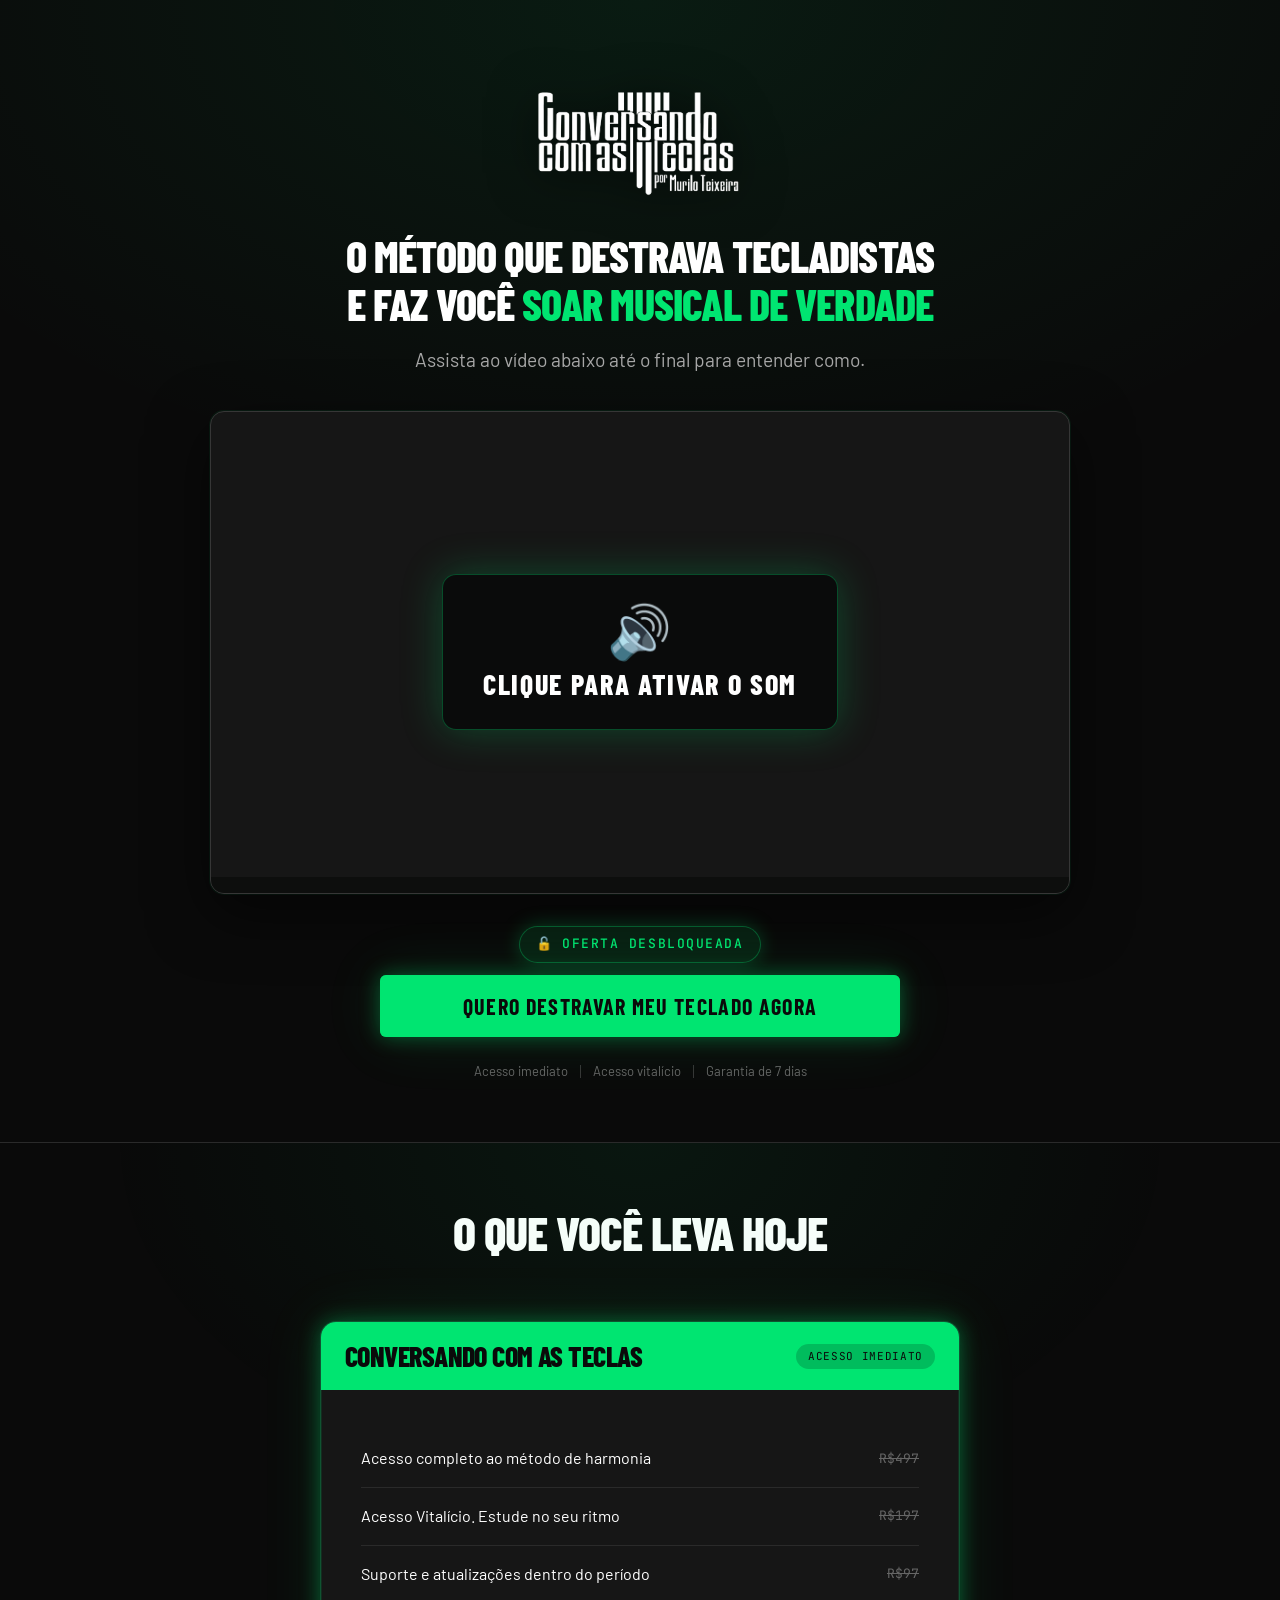
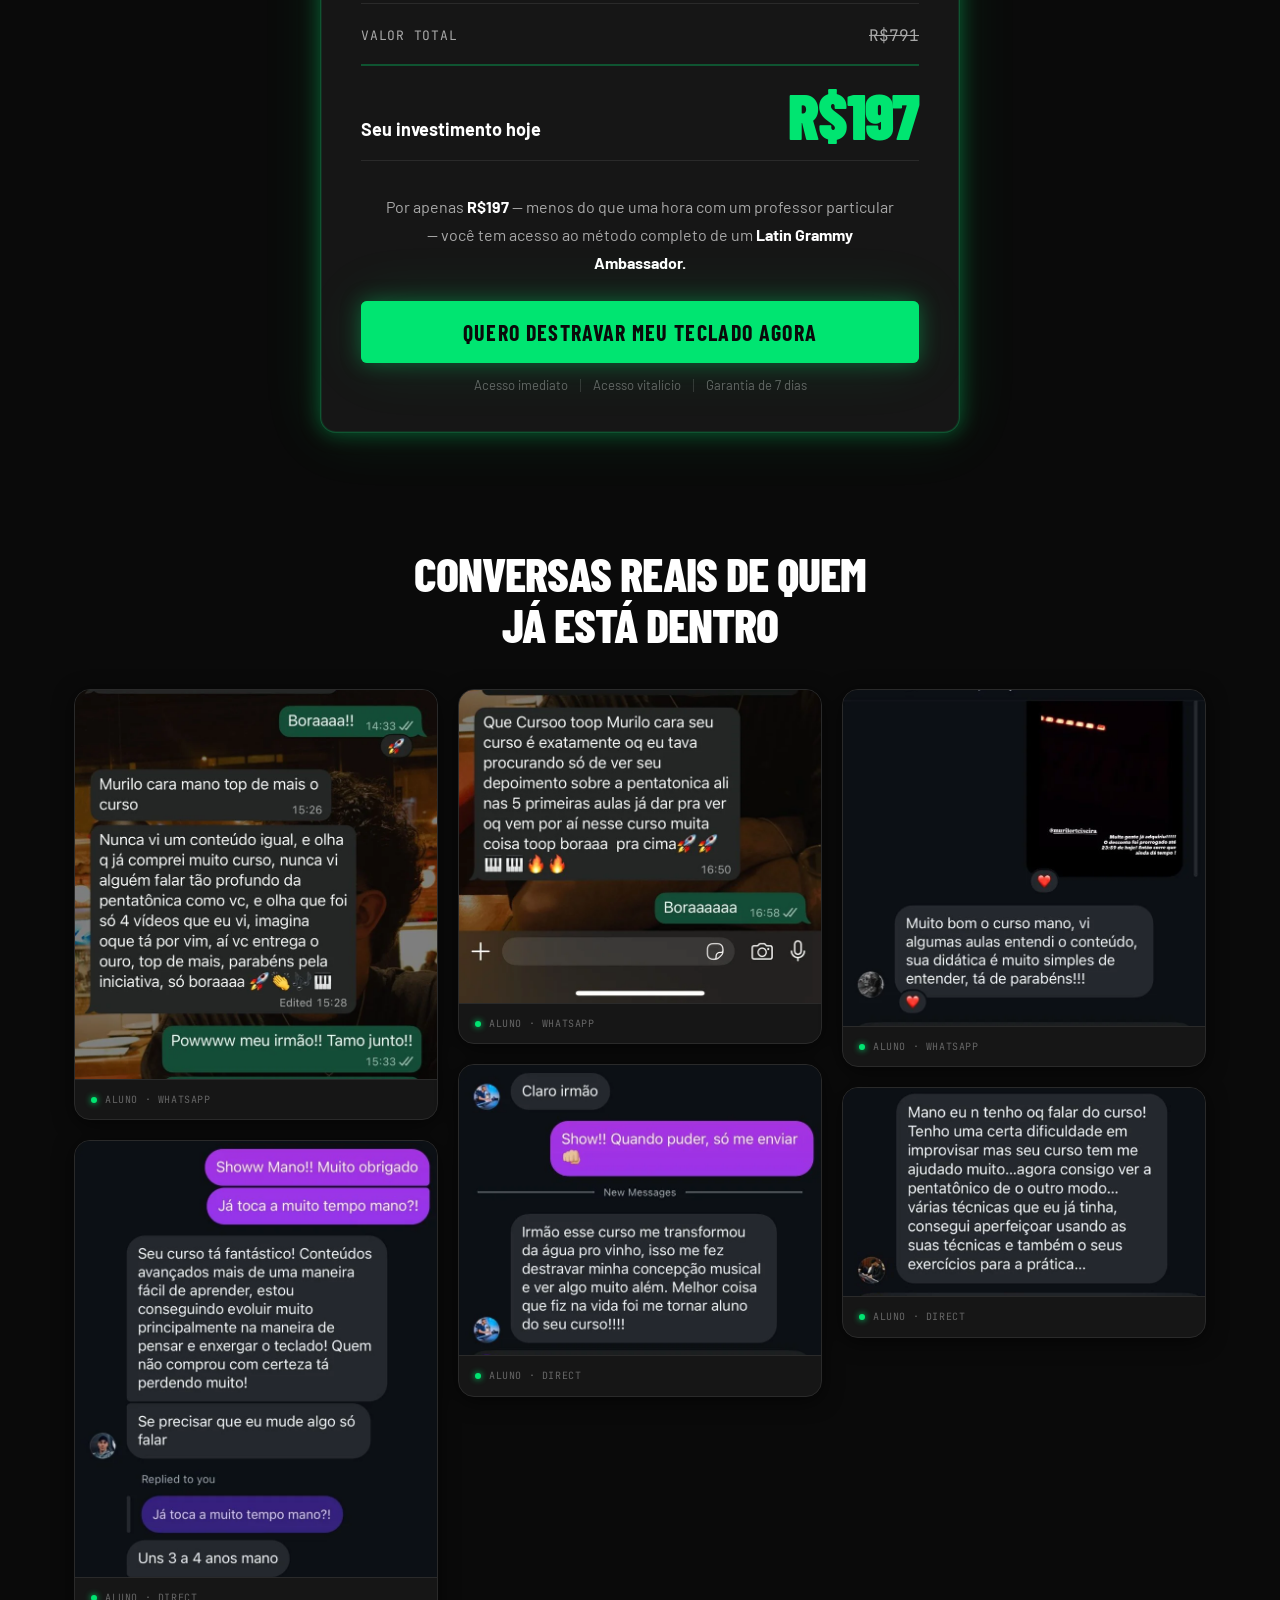
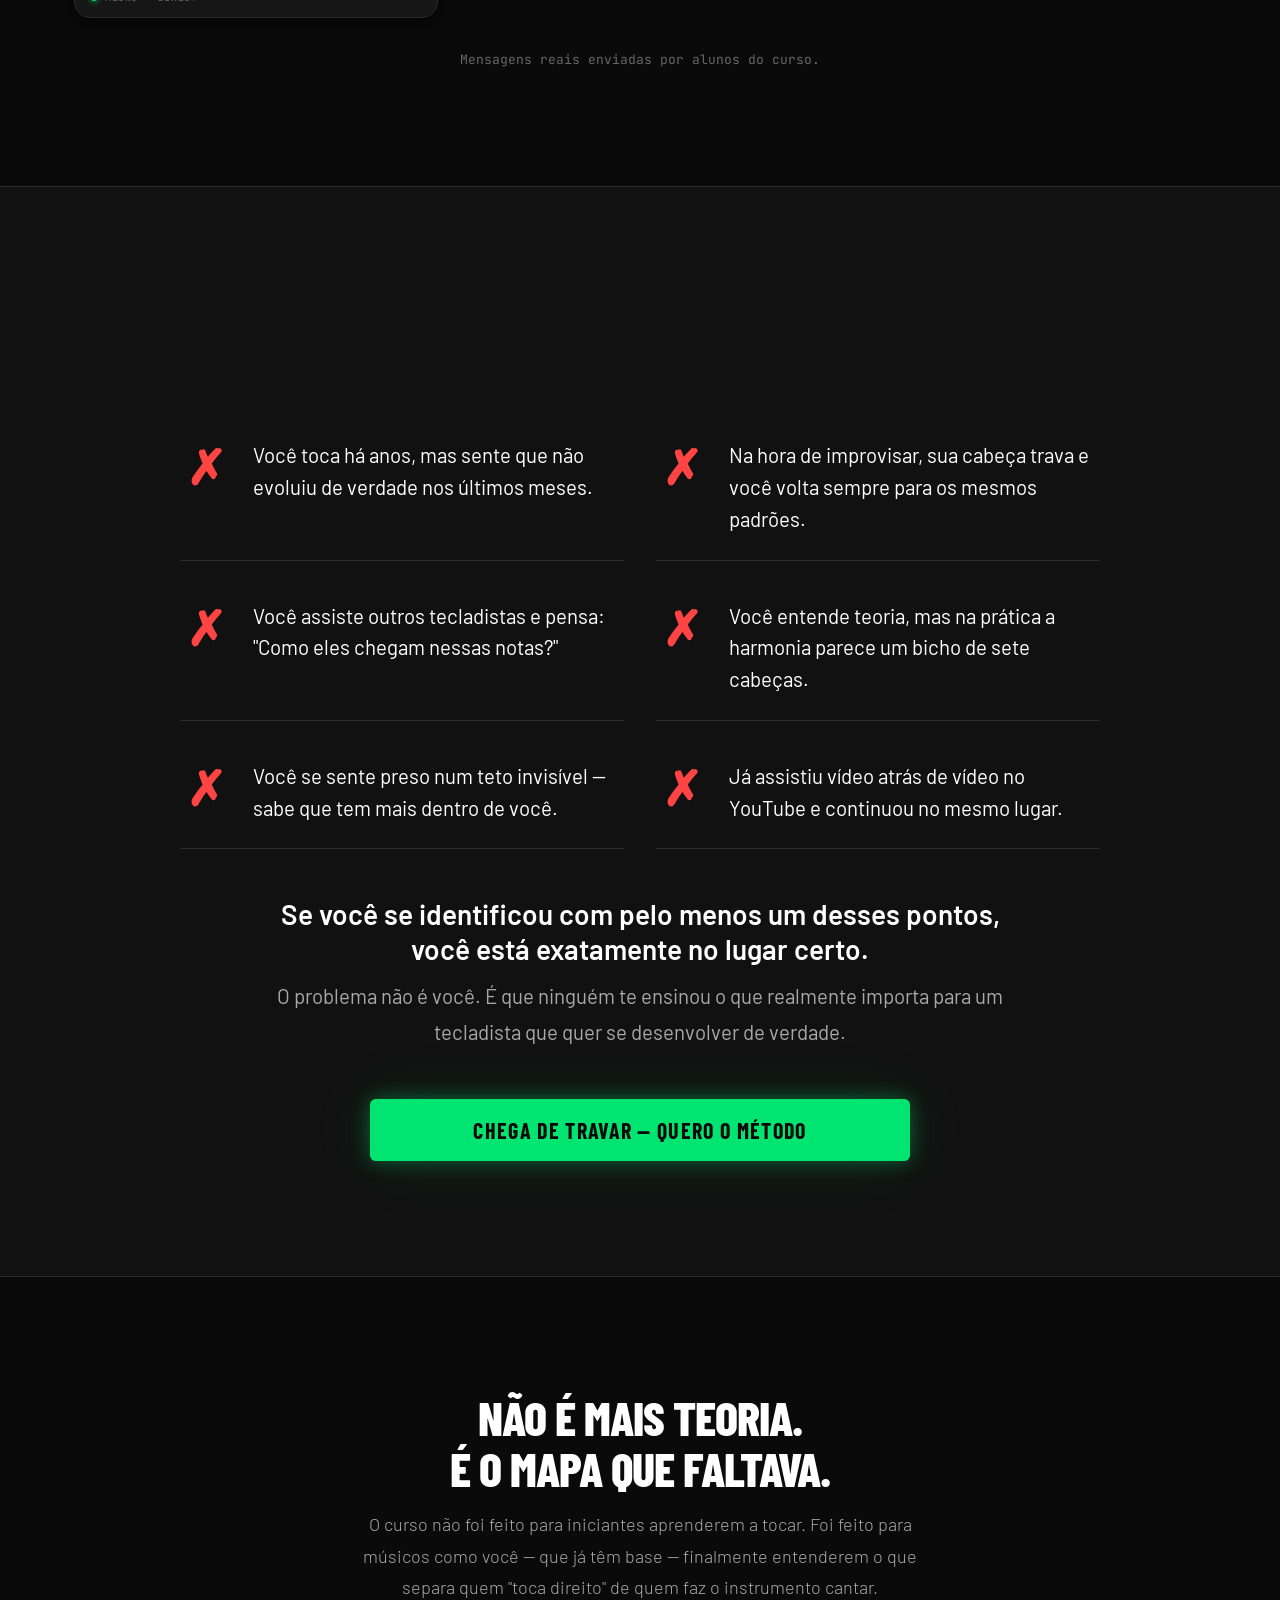
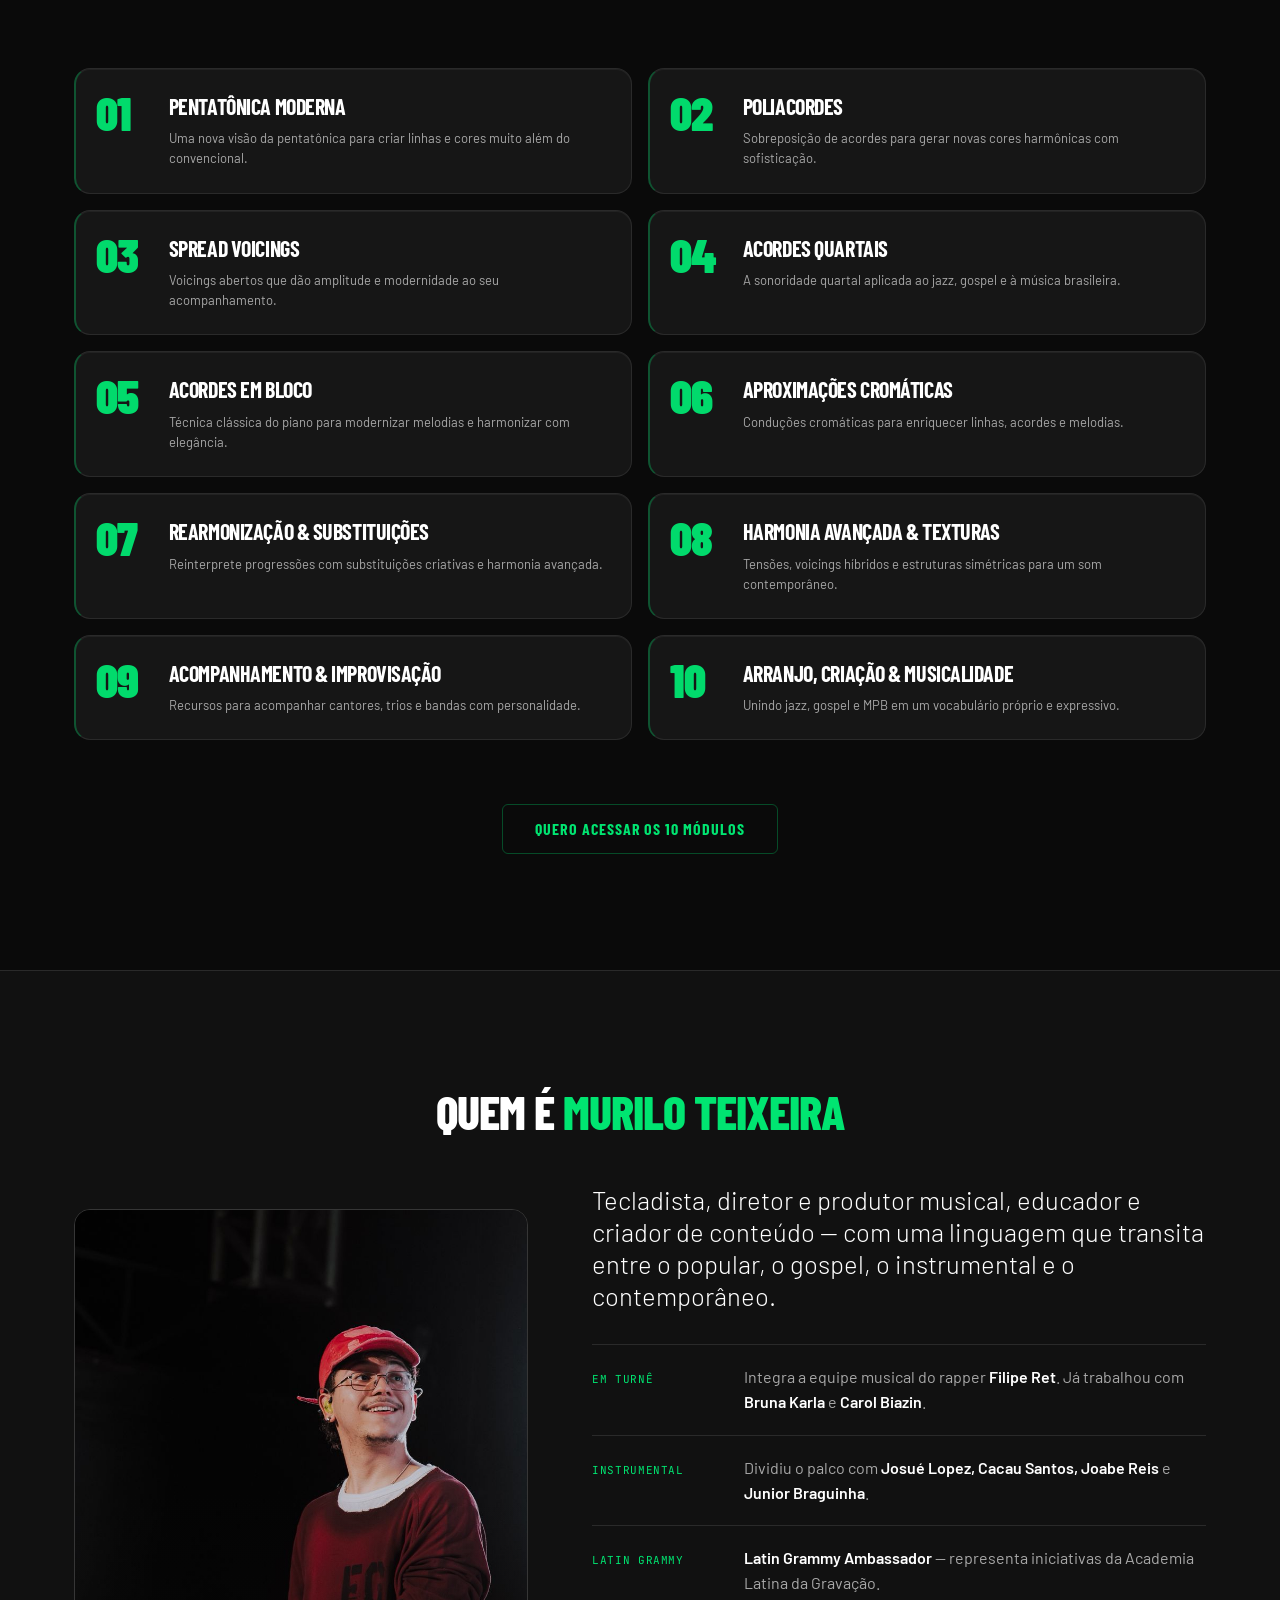
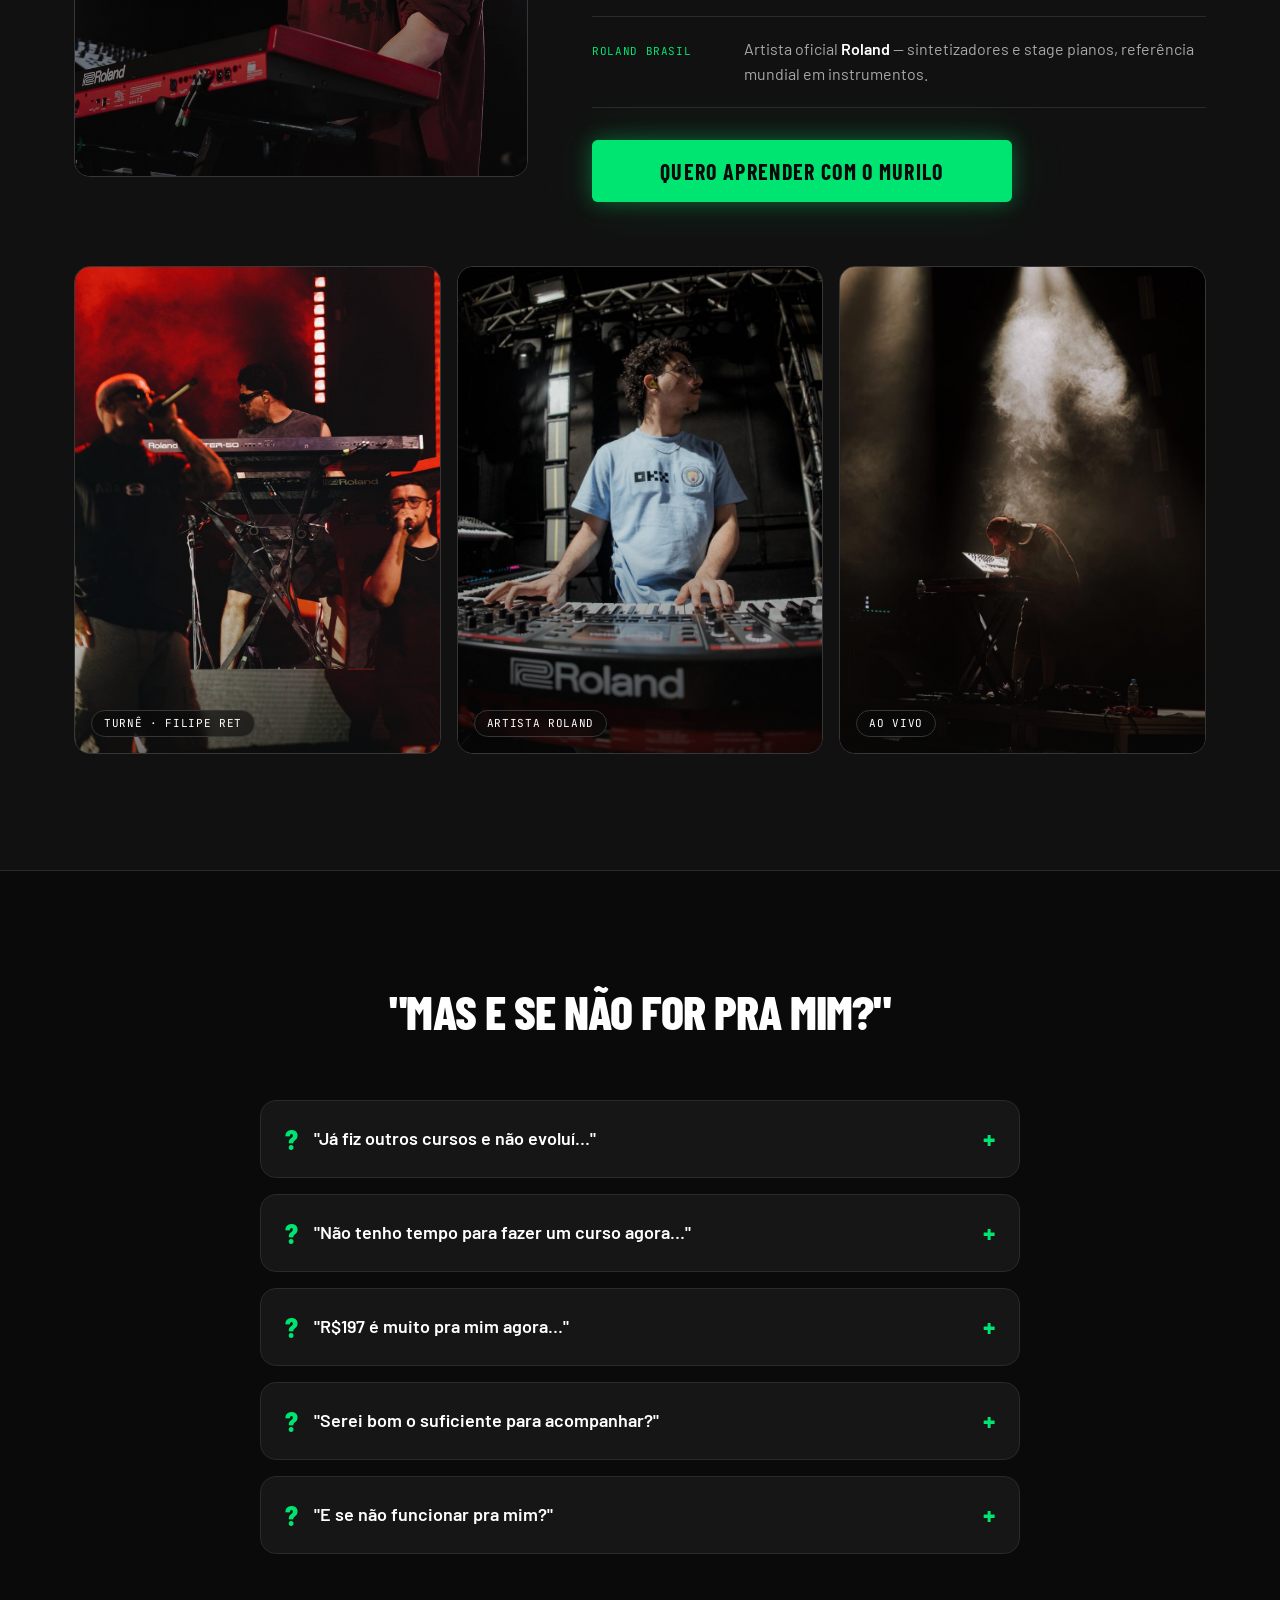
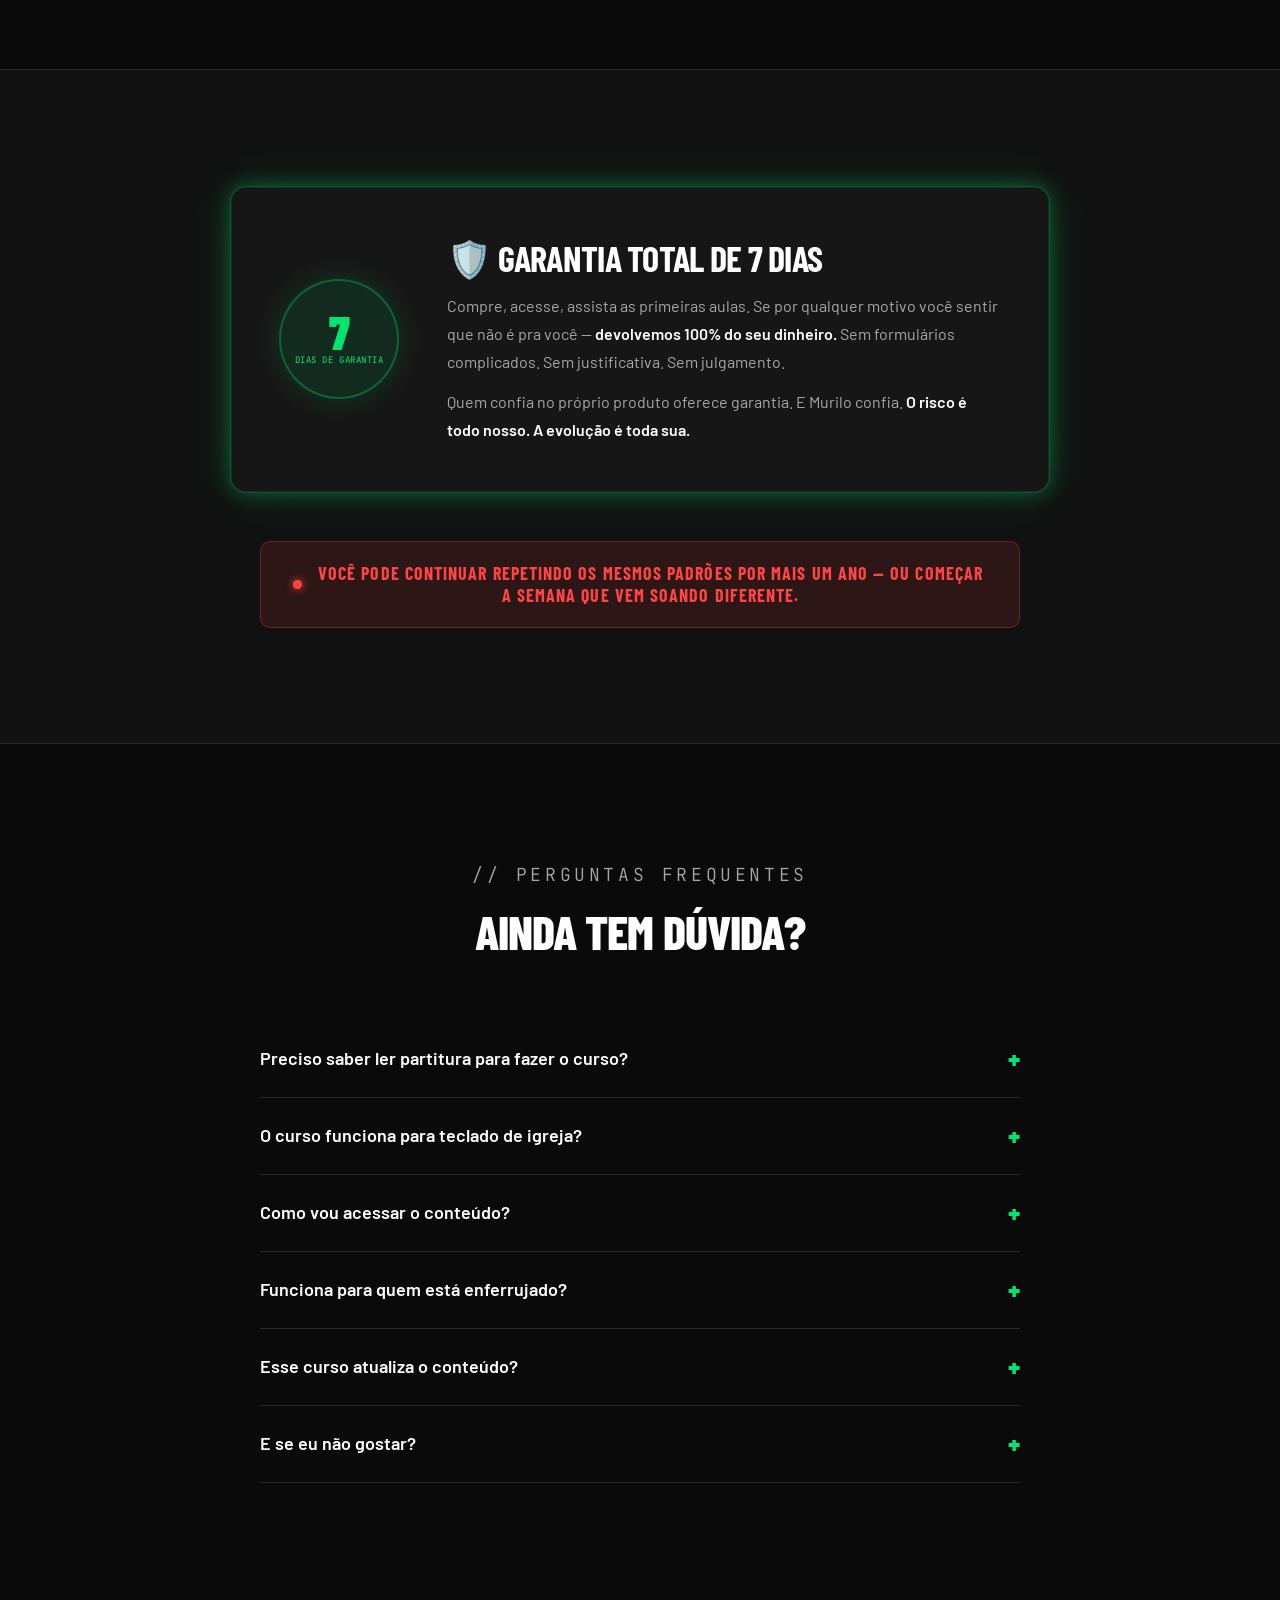
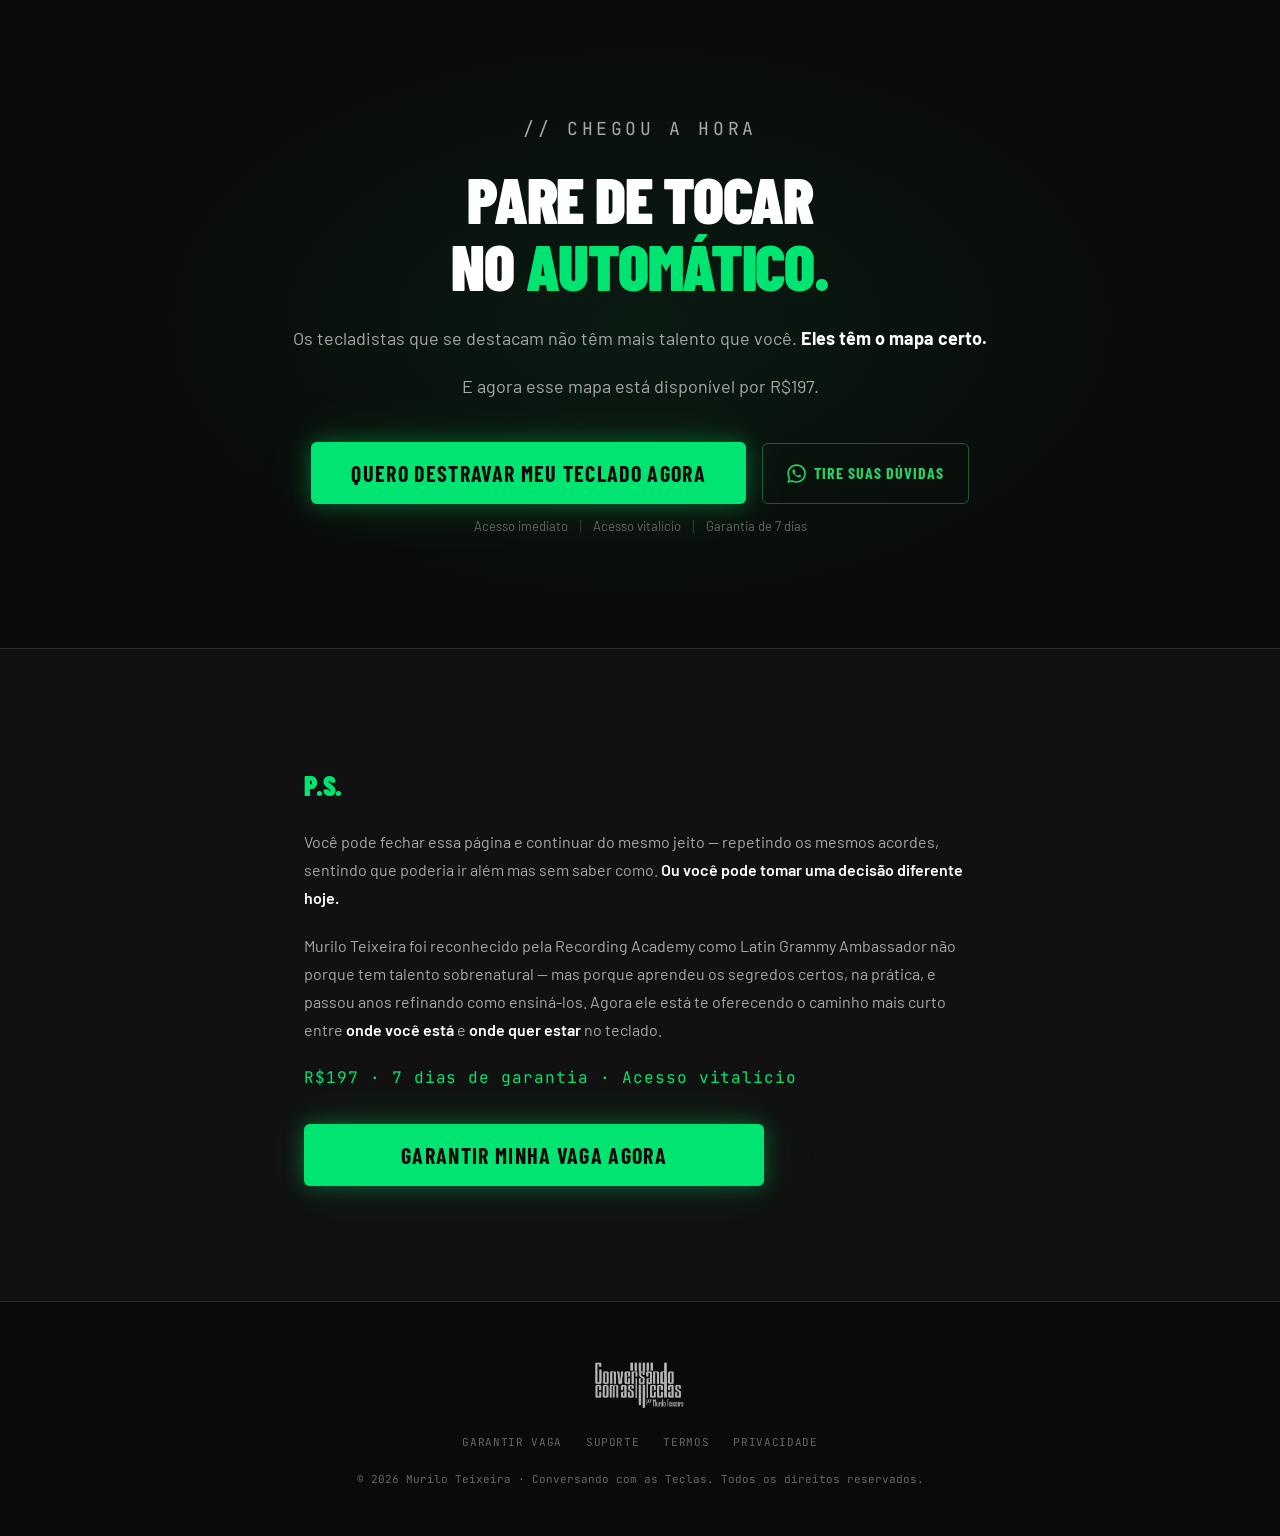
<file: vsl4.html>
<!DOCTYPE html>
<html lang="pt-BR">
<head>
<meta charset="UTF-8">
<meta name="viewport" content="width=device-width, initial-scale=1.0">
<meta name="robots" content="noindex, nofollow">
<title>Conversando com as Teclas — Aula Gratuita</title>
<meta name="description" content="Assista à aula e descubra o método que destrava tecladistas que já sabem o básico. Por Murilo Teixeira, Latin Grammy Ambassador.">
<link rel="preconnect" href="https://fonts.googleapis.com">
<link rel="preconnect" href="https://fonts.gstatic.com" crossorigin>
<link href="https://fonts.googleapis.com/css2?family=Barlow+Condensed:ital,wght@0,400;0,600;0,700;0,800;0,900;1,700;1,800&family=Barlow:ital,wght@0,300;0,400;0,500;0,600;0,700;1,300;1,400&family=JetBrains+Mono:wght@400;500&display=swap" rel="stylesheet" media="print" onload="this.media='all'">
<noscript><link href="https://fonts.googleapis.com/css2?family=Barlow+Condensed:ital,wght@0,400;0,600;0,700;0,800;0,900;1,700;1,800&family=Barlow:ital,wght@0,300;0,400;0,500;0,600;0,700;1,300;1,400&family=JetBrains+Mono:wght@400;500&display=swap" rel="stylesheet"></noscript>
<link rel="stylesheet" href="styles.css">
<link rel="icon" type="image/png" href="assets/favicon.png">
<!-- Meta Pixel Code -->
<script>
!function(f,b,e,v,n,t,s)
{if(f.fbq)return;n=f.fbq=function(){n.callMethod?
n.callMethod.apply(n,arguments):n.queue.push(arguments)};
if(!f._fbq)f._fbq=n;n.push=n;n.loaded=!0;n.version='2.0';
n.queue=[];t=b.createElement(e);t.async=!0;
t.src=v;s=b.getElementsByTagName(e)[0];
s.parentNode.insertBefore(t,s)}(window, document,'script',
'https://connect.facebook.net/en_US/fbevents.js');
fbq('init', '980710154399899');
fbq('track', 'PageView');
</script>
<noscript><img height="1" width="1" style="display:none"
src="https://www.facebook.com/tr?id=980710154399899&ev=PageView&noscript=1"
alt=""/></noscript>
<!-- End Meta Pixel Code -->

<!-- ═══════════════ ESTILOS ESPECÍFICOS DA VSL ═══════════════ -->
<style>
  .vsl-hero {
    position: relative;
    padding: clamp(2rem, 5vw, 4rem) var(--s4) clamp(2.5rem, 5vw, 4rem);
    text-align: center;
    background:
      radial-gradient(120% 80% at 50% 0%, rgba(0,229,113,0.08) 0%, transparent 55%),
      var(--bg);
    border-bottom: 1px solid var(--border);
  }
  .vsl-logo {
    width: clamp(170px, 34vw, 240px);
    height: auto;
    margin: 0 auto var(--s6);
    display: block;
    filter: drop-shadow(0 4px 24px rgba(0,0,0,0.7));
  }
  .vsl-headline {
    font-family: var(--font-display);
    font-weight: 800;
    font-size: clamp(1.6rem, 4vw, 2.75rem);
    line-height: 1.1;
    letter-spacing: var(--track-tight);
    color: var(--text-1);
    max-width: 820px;
    margin: 0 auto var(--s4);
  }
  .vsl-headline .green { color: var(--green); }
  .vsl-headline { text-transform: uppercase; }
  .vsl-sub {
    font-family: var(--font-body);
    font-size: clamp(1rem, 2vw, 1.2rem);
    color: var(--text-2);
    max-width: 620px;
    margin: 0 auto clamp(1.5rem, 3vw, 2.25rem);
  }

  /* Vídeo */
  .vsl-video-wrap {
    position: relative;
    width: 100%;
    max-width: 860px;
    margin: 0 auto;
    aspect-ratio: 16 / 9;
    border-radius: 14px;
    overflow: hidden;
    background: var(--bg-2);
    border: 1px solid var(--border-md);
    box-shadow: 0 20px 60px rgba(0,0,0,0.55), 0 0 0 1px rgba(0,229,113,0.08);
  }
  .vsl-video-wrap iframe,
  .vsl-video-wrap video {
    position: absolute;
    inset: 0;
    width: 100%;
    height: 100%;
    border: 0;
  }
  /* Camada por cima do player: bloqueia os controles do Vimeo e captura o clique */
  .vsl-shield {
    position: absolute;
    inset: 0;
    z-index: 2;
    display: flex;
    align-items: center;
    justify-content: center;
    cursor: pointer;
    background: transparent;
    border: 0;
    padding: 0;
    -webkit-tap-highlight-color: transparent;
  }
  /* Botão "ativar o som" (estado inicial, vídeo rodando mudo) */
  .vsl-unmute {
    display: flex;
    flex-direction: column;
    align-items: center;
    gap: var(--s3);
    padding: clamp(1rem, 3vw, 1.75rem) clamp(1.25rem, 4vw, 2.5rem);
    border-radius: 14px;
    background: rgba(8,10,9,0.78);
    border: 1px solid var(--green-border);
    box-shadow: 0 0 40px var(--green-glow);
    color: var(--text-1);
    font-family: var(--font-display);
    font-weight: 800;
    font-size: clamp(1.1rem, 3.2vw, 1.75rem);
    letter-spacing: var(--track-wide);
    text-transform: uppercase;
    text-align: center;
    animation: vslBounce 1.1s ease-in-out infinite;
  }
  @keyframes vslBounce {
    0%, 100% { transform: translateY(0) scale(1); }
    40%      { transform: translateY(-14px) scale(1.05); }
    60%      { transform: translateY(0) scale(1); }
    80%      { transform: translateY(-5px) scale(1.02); }
  }
  @media (prefers-reduced-motion: reduce) {
    .vsl-unmute { animation: none; }
  }

  /* Botão de compra abaixo do vídeo */
  .vsl-cta {
    max-width: 860px;
    margin: clamp(1.25rem, 3vw, 2rem) auto 0;
    display: flex;
    flex-direction: column;
    align-items: center;
    gap: var(--s3);
  }
  .vsl-cta .btn { width: 100%; max-width: 520px; }

  /* Oferta bloqueada até o vídeo passar de 6:40 (liberada via JS) */
  .vsl-locked:not(.vsl-unlocked) { display: none; }
  .vsl-unlock-badge {
    display: inline-flex;
    align-items: center;
    gap: var(--s2);
    padding: 0.45rem 1rem;
    border-radius: 999px;
    background: var(--green-dim);
    border: 1px solid var(--green-border);
    color: var(--green);
    font-family: var(--font-mono);
    font-size: var(--text-sm);
    font-weight: 500;
    letter-spacing: var(--track-wider);
    text-transform: uppercase;
    box-shadow: 0 0 20px var(--green-glow);
  }
  .vsl-locked.vsl-unlocked { animation: vslUnlock .6s ease-out both; }
  @keyframes vslUnlock {
    from { opacity: 0; transform: translateY(14px); }
    to   { opacity: 1; transform: none; }
  }
  @media (prefers-reduced-motion: reduce) {
    .vsl-locked.vsl-unlocked { animation: none; }
  }

  /* WhatsApp flutuante: escondido no início, aparece só depois de rolar além da oferta */
  .whats-float {
    opacity: 0;
    pointer-events: none;
    transition: opacity .25s ease, transform var(--t-base) var(--ease-out), box-shadow var(--t-base) var(--ease-out);
  }
  .whats-float.whats-show { opacity: 1; pointer-events: auto; }
  /* no celular, continua saindo de cima dos botões de compra */
  @media (max-width: 760px) {
    .whats-float.whats-show.whats-hide { opacity: 0; pointer-events: none; }
  }

  /* ── Celular ── */
  @media (max-width: 760px) {
    .vsl-hero { padding: var(--s5) var(--s4) var(--s8); }
    .vsl-logo { width: clamp(130px, 38vw, 170px); margin-bottom: var(--s4); }
    .vsl-headline { font-size: clamp(1.35rem, 6.4vw, 1.9rem); margin-bottom: var(--s3); }
    .vsl-sub { font-size: 0.95rem; margin-bottom: var(--s4); }
    /* vídeo de ponta a ponta, sem moldura */
    .vsl-video-wrap {
      width: auto;
      max-width: none;
      margin-inline: calc(-1 * var(--s4));
      border-radius: 0;
      border-left: 0;
      border-right: 0;
    }
    .vsl-unmute { padding: var(--s3) var(--s4); gap: var(--s2); max-width: 82%; }
    .vsl-unmute .ico { font-size: 2rem; }
  }
  .vsl-unmute .ico { font-size: clamp(2rem, 6vw, 3.25rem); line-height: 1; color: var(--green); }
  /* Ícone de play quando o vídeo está pausado */
  .vsl-paused {
    display: none;
    width: clamp(64px, 12vw, 96px);
    height: clamp(64px, 12vw, 96px);
    border-radius: 50%;
    align-items: center;
    justify-content: center;
    background: rgba(8,10,9,0.78);
    border: 1px solid var(--green-border);
    box-shadow: 0 0 30px var(--green-glow);
    color: var(--green);
    font-size: clamp(1.75rem, 5vw, 2.5rem);
    padding-left: 0.15em;
  }
  .vsl-shield.is-paused .vsl-paused { display: flex; }
  .vsl-shield.is-unmuted .vsl-unmute { display: none; }

  /* Barra de progresso (por cima do vídeo, na base) */
  .vsl-bar-wrap {
    position: absolute;
    bottom: 0;
    left: 0;
    right: 0;
    z-index: 3;
    pointer-events: none;
  }
  .vsl-bar-track {
    width: 100%;
    height: clamp(10px, 2vw, 16px);
    background: rgba(8,10,9,0.55);
    overflow: hidden;
  }
  .vsl-bar-fill {
    width: 0%;
    height: 100%;
    background: linear-gradient(90deg, var(--green-dark), var(--green));
    box-shadow: 0 0 12px var(--green-glow);
  }
</style>
</head>
<body>

<!-- ═══════════════ VSL HERO ═══════════════ -->
<header class="vsl-hero" data-screen-label="VSL">
  <img src="assets/logo.webp" alt="Conversando com as Teclas — por Murilo Teixeira" class="vsl-logo" width="645" height="387" fetchpriority="high">

  <h1 class="vsl-headline">
    O MÉTODO QUE DESTRAVA TECLADISTAS<br>
    E FAZ VOCÊ <span class="green">SOAR MUSICAL DE VERDADE</span>
  </h1>
  <p class="vsl-sub">Assista ao vídeo abaixo até o final para entender como.</p>

  <div class="vsl-video-wrap">
    <iframe id="vslPlayer"
            src="https://player.vimeo.com/video/1235284686?autoplay=1&amp;muted=1&amp;playsinline=1&amp;controls=0&amp;title=0&amp;byline=0&amp;portrait=0&amp;badge=0&amp;autopause=0&amp;dnt=1&amp;app_id=58479"
            frameborder="0"
            allow="autoplay; fullscreen; picture-in-picture; clipboard-write; encrypted-media; web-share"
            referrerpolicy="strict-origin-when-cross-origin"
            title="VSL murilo com motions"></iframe>

    <button type="button" class="vsl-shield" id="vslShield" aria-label="Ativar o som e assistir">
      <span class="vsl-unmute"><span class="ico">🔊</span>Clique para ativar o som</span>
      <span class="vsl-paused" aria-hidden="true">▶</span>
    </button>

    <!-- Barra de progresso (falsa: enche rápido no começo) -->
    <div class="vsl-bar-wrap" aria-hidden="true">
      <div class="vsl-bar-track">
        <div class="vsl-bar-fill" id="vslBarFill"></div>
      </div>
    </div>
  </div>

  <!-- Botão de compra logo abaixo do vídeo -->
  <div class="vsl-cta vsl-locked">
    <div class="vsl-unlock-badge"><span aria-hidden="true">🔓</span> Oferta desbloqueada</div>
    <a href="https://pay.hotmart.com/I101711319L?checkoutMode=10" target="_blank" rel="noopener noreferrer" class="btn btn-xl btn-pulse">Quero destravar meu teclado agora</a>
    <div class="microcopy">
      <span>Acesso imediato</span>
      <span>Acesso vitalício</span>
      <span>Garantia de 7 dias</span>
    </div>
  </div>
</header>

<div id="vslContent" class="vsl-locked">

<!-- ═══════════════ OFERTA ═══════════════ -->
<section class="offer-section pad" id="oferta" data-screen-label="Oferta" style="padding-top: clamp(2.5rem,5vw,4rem);">
  <div class="wrap">
    <div class="s-head reveal">
      <h2 class="h2">O que você leva hoje</h2>
    </div>

    <div class="offer-card reveal">
      <div class="offer-head">
        <span class="title">Conversando com as Teclas</span>
        <span class="badge">Acesso imediato</span>
      </div>
      <div class="offer-body">
        <table class="vtable">
          <tr><td>Acesso completo ao método de harmonia</td><td class="strike">R$497</td></tr>
          <tr><td>Acesso Vitalício. Estude no seu ritmo</td><td class="strike">R$197</td></tr>
          <tr><td>Suporte e atualizações dentro do período</td><td class="strike">R$97</td></tr>
          <tr class="total-row"><td>Valor total</td><td class="strike">R$791</td></tr>
          <tr class="price-row"><td>Seu investimento hoje</td><td class="price-val">R$197</td></tr>
        </table>

        <p class="offer-pitch">Por apenas <strong>R$197</strong> — menos do que uma hora com um professor particular — você tem acesso ao método completo de um <strong>Latin Grammy Ambassador.</strong></p>

        <div class="offer-cta">
          <a href="https://pay.hotmart.com/I101711319L?checkoutMode=10" target="_blank" rel="noopener noreferrer" class="btn btn-xl btn-pulse" style="max-width: 100%;">Quero destravar meu teclado agora</a>
          <div class="microcopy">
            <span>Acesso imediato</span>
            <span>Acesso vitalício</span>
            <span>Garantia de 7 dias</span>
          </div>
        </div>
      </div>
    </div>
  </div>
</section>

<!-- ═══════════════ DEPOIMENTOS (logo abaixo da oferta) ═══════════════ -->
<section class="pad" data-screen-label="Depoimentos" style="padding-top: 0;">
  <div class="wrap">
    <div class="testi-wrap" style="margin-top: 0;">
      <div class="s-head reveal" style="margin-bottom: var(--s10);">
        <h2 class="h2">Conversas reais de quem<br>já está dentro</h2>
      </div>

      <div class="testi-masonry">
        <figure class="testi reveal"><img src="assets/depo-1.webp" alt="Depoimento de aluno" loading="lazy"><figcaption class="testi-cap"><span class="dot"></span>Aluno · WhatsApp</figcaption></figure>
        <figure class="testi reveal"><img src="assets/depo-4.webp" alt="Depoimento de aluno" loading="lazy"><figcaption class="testi-cap"><span class="dot"></span>Aluno · Direct</figcaption></figure>
        <figure class="testi reveal"><img src="assets/depo-2.webp" alt="Depoimento de aluno" loading="lazy"><figcaption class="testi-cap"><span class="dot"></span>Aluno · WhatsApp</figcaption></figure>
        <figure class="testi reveal"><img src="assets/depo-5.webp" alt="Depoimento de aluno" loading="lazy"><figcaption class="testi-cap"><span class="dot"></span>Aluno · Direct</figcaption></figure>
        <figure class="testi reveal"><img src="assets/depo-3.webp" alt="Depoimento de aluno" loading="lazy"><figcaption class="testi-cap"><span class="dot"></span>Aluno · WhatsApp</figcaption></figure>
        <figure class="testi reveal"><img src="assets/depo-6.webp" alt="Depoimento de aluno" loading="lazy"><figcaption class="testi-cap"><span class="dot"></span>Aluno · Direct</figcaption></figure>
      </div>
      <p class="testi-note reveal">Mensagens reais enviadas por alunos do curso.</p>
    </div>
  </div>
</section>

<!-- ═══════════════ DOR ═══════════════ -->
<section class="pain-section pad" data-screen-label="Identificação da dor">
  <div class="wrap">
    <div class="s-head reveal">
      <h2 class="h2">Isso soa familiar?</h2>
    </div>

    <div class="pain-grid pain-grid-lg reveal">
      <div class="pain"><span class="pain-icon">✗</span>Você toca há anos, mas sente que não evoluiu de verdade nos últimos meses.</div>
      <div class="pain"><span class="pain-icon">✗</span>Na hora de improvisar, sua cabeça trava e você volta sempre para os mesmos padrões.</div>
      <div class="pain"><span class="pain-icon">✗</span>Você assiste outros tecladistas e pensa: "Como eles chegam nessas notas?"</div>
      <div class="pain"><span class="pain-icon">✗</span>Você entende teoria, mas na prática a harmonia parece um bicho de sete cabeças.</div>
      <div class="pain"><span class="pain-icon">✗</span>Você se sente preso num teto invisível — sabe que tem mais dentro de você.</div>
      <div class="pain"><span class="pain-icon">✗</span>Já assistiu vídeo atrás de vídeo no YouTube e continuou no mesmo lugar.</div>
    </div>

    <div class="pain-after pain-after-lg reveal">
      <p class="subhead">Se você se identificou com pelo menos um desses pontos, você está exatamente no lugar certo.</p>
      <p class="body">O problema não é você. É que ninguém te ensinou o que realmente importa para um tecladista que quer se desenvolver de verdade.</p>
    </div>

    <div class="cta-group reveal" style="margin-top: var(--s12);">
      <a href="#oferta" class="btn btn-xl btn-pulse">Chega de travar — quero o método</a>
    </div>
  </div>
</section>

<!-- ═══════════════ SOLUÇÃO + MÓDULOS ═══════════════ -->
<section class="pad" id="modulos" data-screen-label="Solução / Módulos">
  <div class="wrap">
    <div class="s-head reveal">
      <h2 class="h2">Não é mais teoria.<br>É o mapa que faltava.</h2>
      <p>O curso não foi feito para iniciantes aprenderem a tocar. Foi feito para músicos como você — que já têm base — finalmente entenderem o que separa quem "toca direito" de quem faz o instrumento cantar.</p>
    </div>

    <div class="modules-grid">
      <article class="module reveal"><span class="module-num">01</span><div class="module-body"><h4>Pentatônica Moderna</h4><p>Uma nova visão da pentatônica para criar linhas e cores muito além do convencional.</p></div></article>
      <article class="module reveal"><span class="module-num">02</span><div class="module-body"><h4>Poliacordes</h4><p>Sobreposição de acordes para gerar novas cores harmônicas com sofisticação.</p></div></article>
      <article class="module reveal"><span class="module-num">03</span><div class="module-body"><h4>Spread Voicings</h4><p>Voicings abertos que dão amplitude e modernidade ao seu acompanhamento.</p></div></article>
      <article class="module reveal"><span class="module-num">04</span><div class="module-body"><h4>Acordes Quartais</h4><p>A sonoridade quartal aplicada ao jazz, gospel e à música brasileira.</p></div></article>
      <article class="module reveal"><span class="module-num">05</span><div class="module-body"><h4>Acordes em Bloco</h4><p>Técnica clássica do piano para modernizar melodias e harmonizar com elegância.</p></div></article>
      <article class="module reveal"><span class="module-num">06</span><div class="module-body"><h4>Aproximações Cromáticas</h4><p>Conduções cromáticas para enriquecer linhas, acordes e melodias.</p></div></article>
      <article class="module reveal"><span class="module-num">07</span><div class="module-body"><h4>Rearmonização &amp; Substituições</h4><p>Reinterprete progressões com substituições criativas e harmonia avançada.</p></div></article>
      <article class="module reveal"><span class="module-num">08</span><div class="module-body"><h4>Harmonia Avançada &amp; Texturas</h4><p>Tensões, voicings híbridos e estruturas simétricas para um som contemporâneo.</p></div></article>
      <article class="module reveal"><span class="module-num">09</span><div class="module-body"><h4>Acompanhamento &amp; Improvisação</h4><p>Recursos para acompanhar cantores, trios e bandas com personalidade.</p></div></article>
      <article class="module reveal"><span class="module-num">10</span><div class="module-body"><h4>Arranjo, Criação &amp; Musicalidade</h4><p>Unindo jazz, gospel e MPB em um vocabulário próprio e expressivo.</p></div></article>
    </div>

    <div class="cta-group reveal" style="margin-top: clamp(2.5rem,5vw,4rem);">
      <a href="#oferta" class="btn btn-outline">Quero acessar os 10 módulos</a>
    </div>
  </div>
</section>

<!-- ═══════════════ AUTORIDADE + PROVA SOCIAL ═══════════════ -->
<section class="authority pad" data-screen-label="Prova social">
  <div class="wrap">
    <div class="s-head reveal" style="margin-bottom: clamp(2rem,4vw,3rem);">
      <h2 class="h2">Quem é <span class="green">Murilo Teixeira</span></h2>
    </div>

    <div class="authority-grid">
      <div class="authority-photo reveal">
        <img src="assets/murilo-portrait.webp" alt="Murilo Teixeira tocando ao vivo" loading="lazy">
      </div>
      <div class="reveal">
        <p class="authority-intro">Tecladista, diretor e produtor musical, educador e criador de conteúdo — com uma linguagem que transita entre o popular, o gospel, o instrumental e o contemporâneo.</p>

        <ul class="cred-list">
          <li><span class="cred-k">Em turnê</span><span class="cred-v">Integra a equipe musical do rapper <strong>Filipe Ret</strong>. Já trabalhou com <strong>Bruna Karla</strong> e <strong>Carol Biazin</strong>.</span></li>
          <li><span class="cred-k">Instrumental</span><span class="cred-v">Dividiu o palco com <strong>Josué Lopez, Cacau Santos, Joabe Reis</strong> e <strong>Junior Braguinha</strong>.</span></li>
          <li><span class="cred-k">Latin Grammy</span><span class="cred-v"><strong>Latin Grammy Ambassador</strong> — representa iniciativas da Academia Latina da Gravação.</span></li>
          <li><span class="cred-k">Roland Brasil</span><span class="cred-v">Artista oficial <strong>Roland</strong> — sintetizadores e stage pianos, referência mundial em instrumentos.</span></li>
        </ul>

        <div class="cta-group" style="align-items: flex-start; margin-top: var(--s8);">
          <a href="#oferta" class="btn btn-xl btn-pulse" style="max-width: 420px;">Quero aprender com o Murilo</a>
        </div>
      </div>
    </div>

    <!-- GALERIA -->
    <div class="murilo-gallery">
      <figure class="m-shot reveal"><img src="assets/murilo-ret.webp" alt="Murilo na turnê do Filipe Ret" loading="lazy"><figcaption>Turnê · Filipe Ret</figcaption></figure>
      <figure class="m-shot reveal"><img src="assets/murilo-roland.webp" alt="Murilo com sintetizador Roland" loading="lazy"><figcaption>Artista Roland</figcaption></figure>
      <figure class="m-shot reveal"><img src="assets/murilo-smoke.webp" alt="Murilo tocando ao vivo" loading="lazy"><figcaption>Ao vivo</figcaption></figure>
    </div>
  </div>
</section>

<!-- ═══════════════ QUEBRA DE OBJEÇÕES ═══════════════ -->
<section class="pad" data-screen-label="Objeções">
  <div class="wrap">
    <div class="s-head reveal">
      <h2 class="h2">"Mas e se não for pra mim?"</h2>
    </div>

    <div class="obj-list">
      <details class="obj reveal">
        <summary><span class="q-mark">?</span>"Já fiz outros cursos e não evoluí…"<span class="plus">+</span></summary>
        <div class="obj-a">Faz sentido desconfiar. A maioria dos cursos ensina teoria ou recomeça do zero — e nenhum dos dois serve pra quem já sabe o básico. Esse método foi desenhado <strong>especificamente para músicos que já têm base</strong> e precisam destravar. É diferente. E você tem 7 dias para comprovar isso.</div>
      </details>
      <details class="obj reveal">
        <summary><span class="q-mark">?</span>"Não tenho tempo para fazer um curso agora…"<span class="plus">+</span></summary>
        <div class="obj-a">O acesso é vitalício. Você não precisa assistir tudo em uma semana — <strong>avança no seu ritmo</strong>, encaixa na sua rotina e ainda assim sente a evolução, porque o método é direto ao ponto, sem enrolação.</div>
      </details>
      <details class="obj reveal">
        <summary><span class="q-mark">?</span>"R$197 é muito pra mim agora…"<span class="plus">+</span></summary>
        <div class="obj-a">Coloca na balança: quanto você já gastou em aulas particulares sem resultado consistente? <strong>R$197 de acesso vitalício</strong> a um método de Latin Grammy Ambassador é menos do que uma única hora com qualquer professor.</div>
      </details>
      <details class="obj reveal">
        <summary><span class="q-mark">?</span>"Serei bom o suficiente para acompanhar?"<span class="plus">+</span></summary>
        <div class="obj-a">Se você já sabe o básico do teclado, você é <strong>exatamente o aluno</strong> para quem esse método foi feito. Não precisa ser avançado. Precisa querer sair do lugar onde está.</div>
      </details>
      <details class="obj reveal">
        <summary><span class="q-mark">?</span>"E se não funcionar pra mim?"<span class="plus">+</span></summary>
        <div class="obj-a">Então você pede o dinheiro de volta. Simples assim. Você tem <strong>7 dias de garantia incondicional</strong> — sem perguntas, sem burocracia.</div>
      </details>
    </div>
  </div>
</section>

<!-- ═══════════════ GARANTIA + URGÊNCIA ═══════════════ -->
<section class="guarantee-section pad" data-screen-label="Garantia">
  <div class="wrap">
    <div class="guarantee reveal">
      <div class="seal">
        <span class="big">7</span>
        <span class="lbl">Dias de garantia</span>
      </div>
      <div>
        <h3 class="h3">🛡️ Garantia total de 7 dias</h3>
        <p>Compre, acesse, assista as primeiras aulas. Se por qualquer motivo você sentir que não é pra você — <span class="kicker">devolvemos 100% do seu dinheiro.</span> Sem formulários complicados. Sem justificativa. Sem julgamento.</p>
        <p>Quem confia no próprio produto oferece garantia. E Murilo confia. <span class="kicker">O risco é todo nosso. A evolução é toda sua.</span></p>
      </div>
    </div>

    <div class="urgency reveal">
      <span class="pulse"></span>
      <span>Você pode continuar repetindo os mesmos padrões por mais um ano — ou começar a semana que vem soando diferente.</span>
    </div>
  </div>
</section>

<!-- ═══════════════ FAQ ═══════════════ -->
<section class="pad" data-screen-label="FAQ">
  <div class="wrap">
    <div class="s-head reveal">
      <p class="eyebrow" style="justify-content: center;">// Perguntas frequentes</p>
      <h2 class="h2">Ainda tem dúvida?</h2>
    </div>

    <div class="faq-list">
      <details class="faq-item reveal"><summary>Preciso saber ler partitura para fazer o curso?</summary><div class="faq-a">Não é obrigatório. O método é focado em prática musical — você vai aprender a ouvir, sentir e aplicar. Quem lê partitura avança mais rápido em alguns pontos, mas não é pré-requisito.</div></details>
      <details class="faq-item reveal"><summary>O curso funciona para teclado de igreja?</summary><div class="faq-a">Sim. Murilo é músico de palco e de ministério. O método se aplica nos dois contextos — porque musicalidade e harmonia são universais.</div></details>
      <details class="faq-item reveal"><summary>Como vou acessar o conteúdo?</summary><div class="faq-a">Assim que o pagamento for confirmado, você recebe o acesso por e-mail. O curso fica disponível de forma vitalícia na plataforma.</div></details>
      <details class="faq-item reveal"><summary>Funciona para quem está enferrujado?</summary><div class="faq-a">Funciona para quem já teve contato com o instrumento e quer retomar com foco. Se você tocou em algum momento da vida e parou, esse método te coloca nos trilhos.</div></details>
      <details class="faq-item reveal"><summary>Esse curso atualiza o conteúdo?</summary><div class="faq-a">Com acesso vitalício, você recebe qualquer atualização de conteúdo sem custo adicional.</div></details>
      <details class="faq-item reveal"><summary>E se eu não gostar?</summary><div class="faq-a">Você tem 7 dias de garantia incondicional. Peça o reembolso e devolvemos 100% sem perguntas.</div></details>
    </div>
  </div>
</section>

<!-- ═══════════════ CTA FINAL ═══════════════ -->
<section class="final pad" data-screen-label="CTA final">
  <div class="wrap final-inner">
    <p class="eyebrow reveal" style="justify-content: center; margin-bottom: var(--s5);">// Chegou a hora</p>
    <h2 class="h1 reveal">Pare de tocar<br>no <span class="green">automático.</span></h2>
    <p class="reveal" style="margin-top: var(--s6);">Os tecladistas que se destacam não têm mais talento que você. <strong>Eles têm o mapa certo.</strong></p>
    <p class="reveal">E agora esse mapa está disponível por R$197.</p>

    <div class="cta-group reveal">
      <div class="hero-actions" style="justify-content: center;">
        <a href="#oferta" class="btn btn-xl btn-pulse" style="width: auto;">Quero destravar meu teclado agora</a>
        <a href="#whatsapp" class="btn btn-whats js-whats">
          <svg class="whats-ico" viewBox="0 0 32 32" fill="currentColor" aria-hidden="true"><path d="M16 .5C7.4.5.5 7.4.5 16c0 2.8.7 5.4 2 7.7L.5 31.5l8-2.1c2.2 1.2 4.8 1.9 7.5 1.9 8.6 0 15.5-6.9 15.5-15.5S24.6.5 16 .5zm0 28.3c-2.4 0-4.7-.6-6.7-1.8l-.5-.3-4.8 1.2 1.3-4.6-.3-.5C3.9 20.7 3.2 18.4 3.2 16 3.2 8.9 8.9 3.2 16 3.2S28.8 8.9 28.8 16 23.1 28.8 16 28.8zm7.1-9.6c-.4-.2-2.3-1.1-2.6-1.3-.3-.1-.6-.2-.8.2-.2.4-.9 1.3-1.1 1.5-.2.2-.4.3-.8.1-.4-.2-1.6-.6-3.1-1.9-1.1-1-1.9-2.3-2.1-2.7-.2-.4 0-.6.2-.8.2-.2.4-.4.6-.7.2-.2.3-.4.4-.7.1-.3.1-.5 0-.7-.1-.2-.8-2-1.1-2.7-.3-.7-.6-.6-.8-.6h-.7c-.2 0-.6.1-.9.5-.3.4-1.2 1.2-1.2 2.9 0 1.7 1.2 3.4 1.4 3.6.2.2 2.5 3.8 6 5.3.8.4 1.5.6 2 .8.8.3 1.6.2 2.2.1.7-.1 2.3-.9 2.6-1.8.3-.9.3-1.6.2-1.8-.1-.1-.3-.2-.7-.4z"/></svg>
          Tire suas dúvidas
        </a>
      </div>
      <div class="microcopy">
        <span>Acesso imediato</span>
        <span>Acesso vitalício</span>
        <span>Garantia de 7 dias</span>
      </div>
    </div>
  </div>
</section>

<!-- ═══════════════ PS ═══════════════ -->
<section class="ps-section pad" data-screen-label="PS">
  <div class="wrap ps">
    <div class="ps-tag reveal">P.S.</div>
    <p class="reveal">Você pode fechar essa página e continuar do mesmo jeito — repetindo os mesmos acordes, sentindo que poderia ir além mas sem saber como. <strong>Ou você pode tomar uma decisão diferente hoje.</strong></p>
    <p class="reveal">Murilo Teixeira foi reconhecido pela Recording Academy como Latin Grammy Ambassador não porque tem talento sobrenatural — mas porque aprendeu os segredos certos, na prática, e passou anos refinando como ensiná-los. Agora ele está te oferecendo o caminho mais curto entre <strong>onde você está</strong> e <strong>onde quer estar</strong> no teclado.</p>
    <p class="ps-price reveal">R$197 · 7 dias de garantia · Acesso vitalício</p>
    <div class="cta-group reveal" style="align-items: flex-start;">
      <a href="#oferta" class="btn btn-xl btn-pulse" style="max-width: 460px;">Garantir minha vaga agora</a>
    </div>
  </div>
</section>

<!-- ═══════════════ FOOTER ═══════════════ -->
<footer class="footer">
  <div class="wrap footer-inner">
    <img src="assets/logo.webp" alt="Conversando com as Teclas" width="645" height="387" loading="lazy">
    <div class="links">
      <a href="#oferta">Garantir vaga</a>
      <a href="#">Suporte</a>
      <a href="#">Termos</a>
      <a href="#">Privacidade</a>
    </div>
    <p class="copy">© 2026 Murilo Teixeira · Conversando com as Teclas. Todos os direitos reservados.</p>
  </div>
</footer>

<!-- ═══════════════ STICKY MOBILE CTA ═══════════════ -->
<div class="sticky-cta" id="stickyCta">
  <div class="info">
    <div class="p">R$197</div>
    <div class="s">Garantia 7 dias</div>
  </div>
  <a href="#oferta" class="btn btn-primary">Garantir vaga</a>
</div>

</div><!-- /#vslContent -->

<!-- ═══════════════ FLOATING WHATSAPP ═══════════════ -->
<a href="#whatsapp" class="whats-float js-whats" aria-label="Falar no WhatsApp">
  <svg class="whats-ico" viewBox="0 0 32 32" fill="currentColor" aria-hidden="true"><path d="M16 .5C7.4.5.5 7.4.5 16c0 2.8.7 5.4 2 7.7L.5 31.5l8-2.1c2.2 1.2 4.8 1.9 7.5 1.9 8.6 0 15.5-6.9 15.5-15.5S24.6.5 16 .5zm0 28.3c-2.4 0-4.7-.6-6.7-1.8l-.5-.3-4.8 1.2 1.3-4.6-.3-.5C3.9 20.7 3.2 18.4 3.2 16 3.2 8.9 8.9 3.2 16 3.2S28.8 8.9 28.8 16 23.1 28.8 16 28.8zm7.1-9.6c-.4-.2-2.3-1.1-2.6-1.3-.3-.1-.6-.2-.8.2-.2.4-.9 1.3-1.1 1.5-.2.2-.4.3-.8.1-.4-.2-1.6-.6-3.1-1.9-1.1-1-1.9-2.3-2.1-2.7-.2-.4 0-.6.2-.8.2-.2.4-.4.6-.7.2-.2.3-.4.4-.7.1-.3.1-.5 0-.7-.1-.2-.8-2-1.1-2.7-.3-.7-.6-.6-.8-.6h-.7c-.2 0-.6.1-.9.5-.3.4-1.2 1.2-1.2 2.9 0 1.7 1.2 3.4 1.4 3.6.2.2 2.5 3.8 6 5.3.8.4 1.5.6 2 .8.8.3 1.6.2 2.2.1.7-.1 2.3-.9 2.6-1.8.3-.9.3-1.6.2-1.8-.1-.1-.3-.2-.7-.4z"/></svg>
</a>

<script src="https://player.vimeo.com/api/player.js"></script>
<script>
  // ── Player do Vimeo: som, play/pause e barra de progresso ──
  (function () {
    const iframe = document.getElementById('vslPlayer');
    const shield = document.getElementById('vslShield');
    const fill   = document.getElementById('vslBarFill');

    /* ══════════════════════════════════════════════════════════════
       LIBERAÇÃO DA OFERTA
       A oferta (botão de compra, preço, depoimentos e o resto da página)
       só aparece quando o vídeo chega neste ponto. 6:40 = 400 segundos.
       ══════════════════════════════════════════════════════════════ */
    const UNLOCK_SECONDS = 400;
    const STORAGE_KEY = 'vsl4_oferta_liberada';
    const bloqueados = document.querySelectorAll('.vsl-locked');
    let liberada = false;
    const liberar = () => {
      if (liberada) return;
      liberada = true;
      bloqueados.forEach((el) => el.classList.add('vsl-unlocked'));
      try { localStorage.setItem(STORAGE_KEY, '1'); } catch (e) {}
    };

    // Quem já chegou a 6:40 antes (ex.: voltou para comprar) vê a oferta direto
    try { if (localStorage.getItem(STORAGE_KEY) === '1') liberar(); } catch (e) {}

    // Se o player do Vimeo não carregar (ex.: bloqueador), não esconde a oferta
    if (!iframe || !window.Vimeo) { liberar(); return; }

    const player = new Vimeo.Player(iframe);
    let unmuted = false;
    let duration = 0;

    // Fim do vídeo: o Vimeo só mostra a tela de "mais vídeos do canal" quando o vídeo
    // TERMINA. Por isso pausamos um instante antes do final (o 'ended' nunca dispara).
    // Se mesmo assim ele disparar, o player é escondido para a tela não aparecer.
    const MARGEM_FIM = 0.5; // segundos antes do final
    let finalizado = false;
    let reiniciando = false;
    const mostrarFim = () => {
      if (finalizado) return;
      finalizado = true;
      if (typeof liberar === 'function') liberar();
      if (fill) fill.style.width = '100%';
      // no fim, some o aviso de som e fica só o ícone de "assistir de novo"
      shield.classList.add('is-unmuted', 'is-paused');
    };

    player.getDuration().then((d) => { duration = d; }).catch(() => {});

    // Barra falsa: enche rápido no começo e desacelera até chegar a 100% no fim.
    // EXPOENTE maior = começo mais rápido (1 = barra real, sem truque).
    const EXPOENTE = 2;
    const fake = (p) => 1 - Math.pow(1 - p, EXPOENTE);

    player.on('timeupdate', (data) => {
      if (!finalizado && !reiniciando && data.duration && data.seconds >= data.duration - MARGEM_FIM) {
        player.pause().catch(() => {});
        mostrarFim();
      }
      if (data.seconds >= UNLOCK_SECONDS) liberar();
      if (!duration) duration = data.duration || 0;
      if (duration && fill) {
        const p = Math.min(1, data.seconds / duration);
        fill.style.width = (fake(p) * 100) + '%';
      }
    });
    player.on('play',  () => { shield.classList.remove('is-paused'); reiniciando = false; });
    player.on('pause', () => { if (unmuted) shield.classList.add('is-paused'); });
    player.on('ended', () => { mostrarFim(); iframe.style.visibility = 'hidden'; });

    shield.addEventListener('click', async () => {
      try {
        if (finalizado) {
          // recomeçar depois do fim
          reiniciando = true;
          finalizado = false;
          iframe.style.visibility = '';
          shield.classList.remove('is-paused');
          await player.setCurrentTime(0);
          if (fill) fill.style.width = '0%';
        }
        if (!unmuted) {
          // 1º clique: liga o som e reinicia do começo
          unmuted = true;
          shield.classList.add('is-unmuted');
          shield.setAttribute('aria-label', 'Pausar ou continuar o vídeo');
          await player.setMuted(false);
          await player.setVolume(1);
          await player.setCurrentTime(0);
          await player.play();
          try { if (window.fbq) fbq('trackCustom', 'VSLUnmute'); } catch (e) {}
          return;
        }
        // demais cliques: play/pause
        if (await player.getPaused()) await player.play(); else await player.pause();
      } catch (e) {}
    });
  })();

  // WhatsApp
  const WHATSAPP_URL = 'https://wa.me/5511998266235';
  document.querySelectorAll('.js-whats').forEach((a) => {
    a.setAttribute('href', WHATSAPP_URL);
    if (WHATSAPP_URL.startsWith('http')) { a.target = '_blank'; a.rel = 'noopener'; }
  });

  // Interações adiadas para depois do paint inicial
  requestAnimationFrame(() => {
    setTimeout(() => {
      const sticky = document.getElementById('stickyCta');
      let vh = window.innerHeight;
      window.addEventListener('resize', () => { vh = window.innerHeight; }, { passive: true });
      const onScroll = () => {
        const y = window.scrollY;
        if (sticky) sticky.classList.toggle('show', y > vh * 0.9);
      };
      window.addEventListener('scroll', onScroll, { passive: true });

      const io = new IntersectionObserver((entries) => {
        entries.forEach((e) => {
          if (e.isIntersecting) { e.target.classList.add('in'); io.unobserve(e.target); }
        });
      }, { threshold: 0.12, rootMargin: '0px 0px -8% 0px' });
      document.querySelectorAll('.reveal').forEach((el) => io.observe(el));

      // WhatsApp flutuante: só aparece depois que a pessoa rolou além da oferta
      // (e, no celular, some enquanto um botão de compra está visível)
      const whats = document.querySelector('.whats-float');
      const oferta = document.getElementById('oferta');
      if (whats && oferta) {
        // A margem inferior enorme faz a oferta contar como "visível" sempre que
        // qualquer parte dela estiver da borda de cima da tela para baixo. Assim o
        // botão só aparece quando a oferta ficou inteira para trás, mesmo se a
        // pessoa pular a rolagem (ex.: voltar ao topo de uma vez). Enquanto a oferta
        // está bloqueada (altura 0), o botão também fica escondido.
        const ioOferta = new IntersectionObserver((entries) => {
          const e = entries[entries.length - 1];
          whats.classList.toggle('whats-show', !e.isIntersecting && e.boundingClientRect.height > 0);
        }, { rootMargin: '0px 0px 100000px 0px' });
        ioOferta.observe(oferta);

        const ctasVisiveis = new Set();
        const ioCta = new IntersectionObserver((entries) => {
          entries.forEach((e) => { e.isIntersecting ? ctasVisiveis.add(e.target) : ctasVisiveis.delete(e.target); });
          whats.classList.toggle('whats-hide', ctasVisiveis.size > 0);
        });
        document.querySelectorAll('.btn-pulse').forEach((b) => ioCta.observe(b));
      }

      document.querySelectorAll('.faq-list, .obj-list').forEach((group) => {
        const items = group.querySelectorAll('details');
        items.forEach((d) => d.addEventListener('toggle', () => {
          if (d.open) items.forEach((o) => { if (o !== d) o.open = false; });
        }));
      });
    }, 0);
  });
</script>

</body>
</html>
</file>
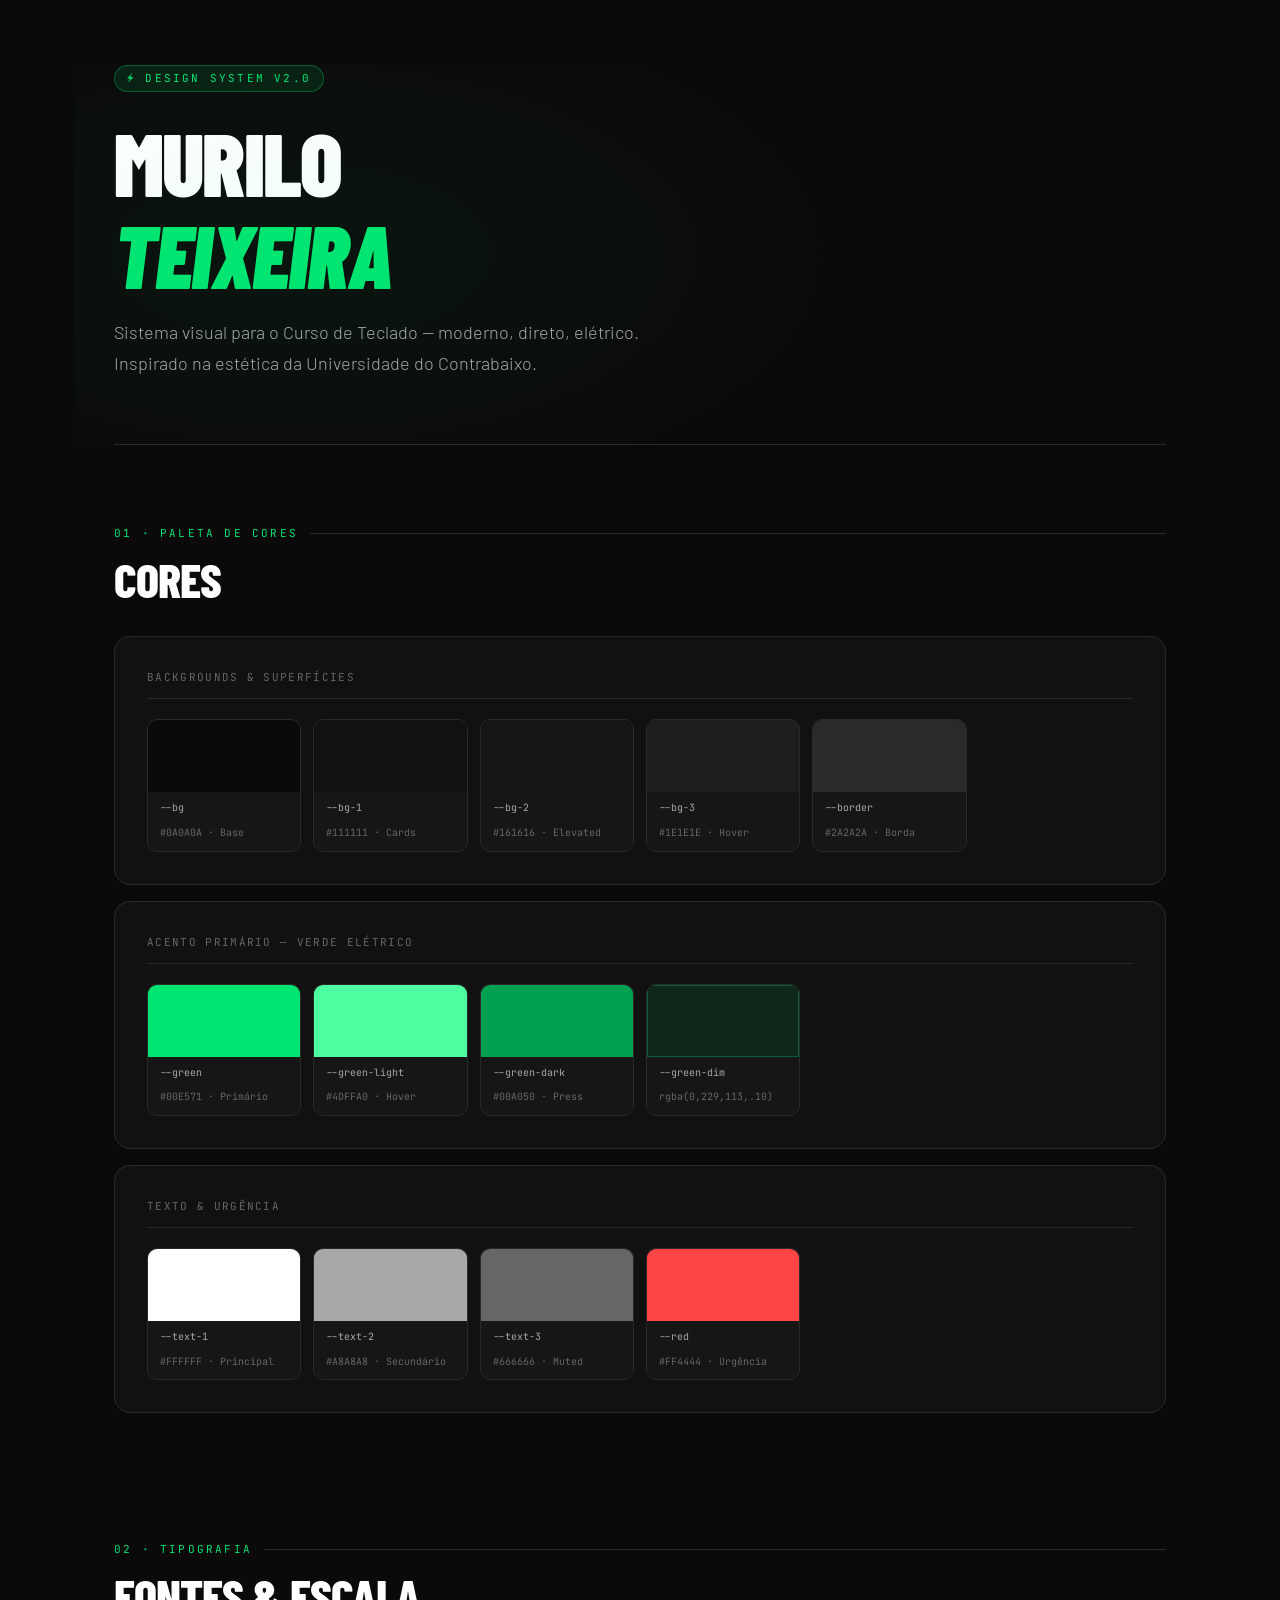
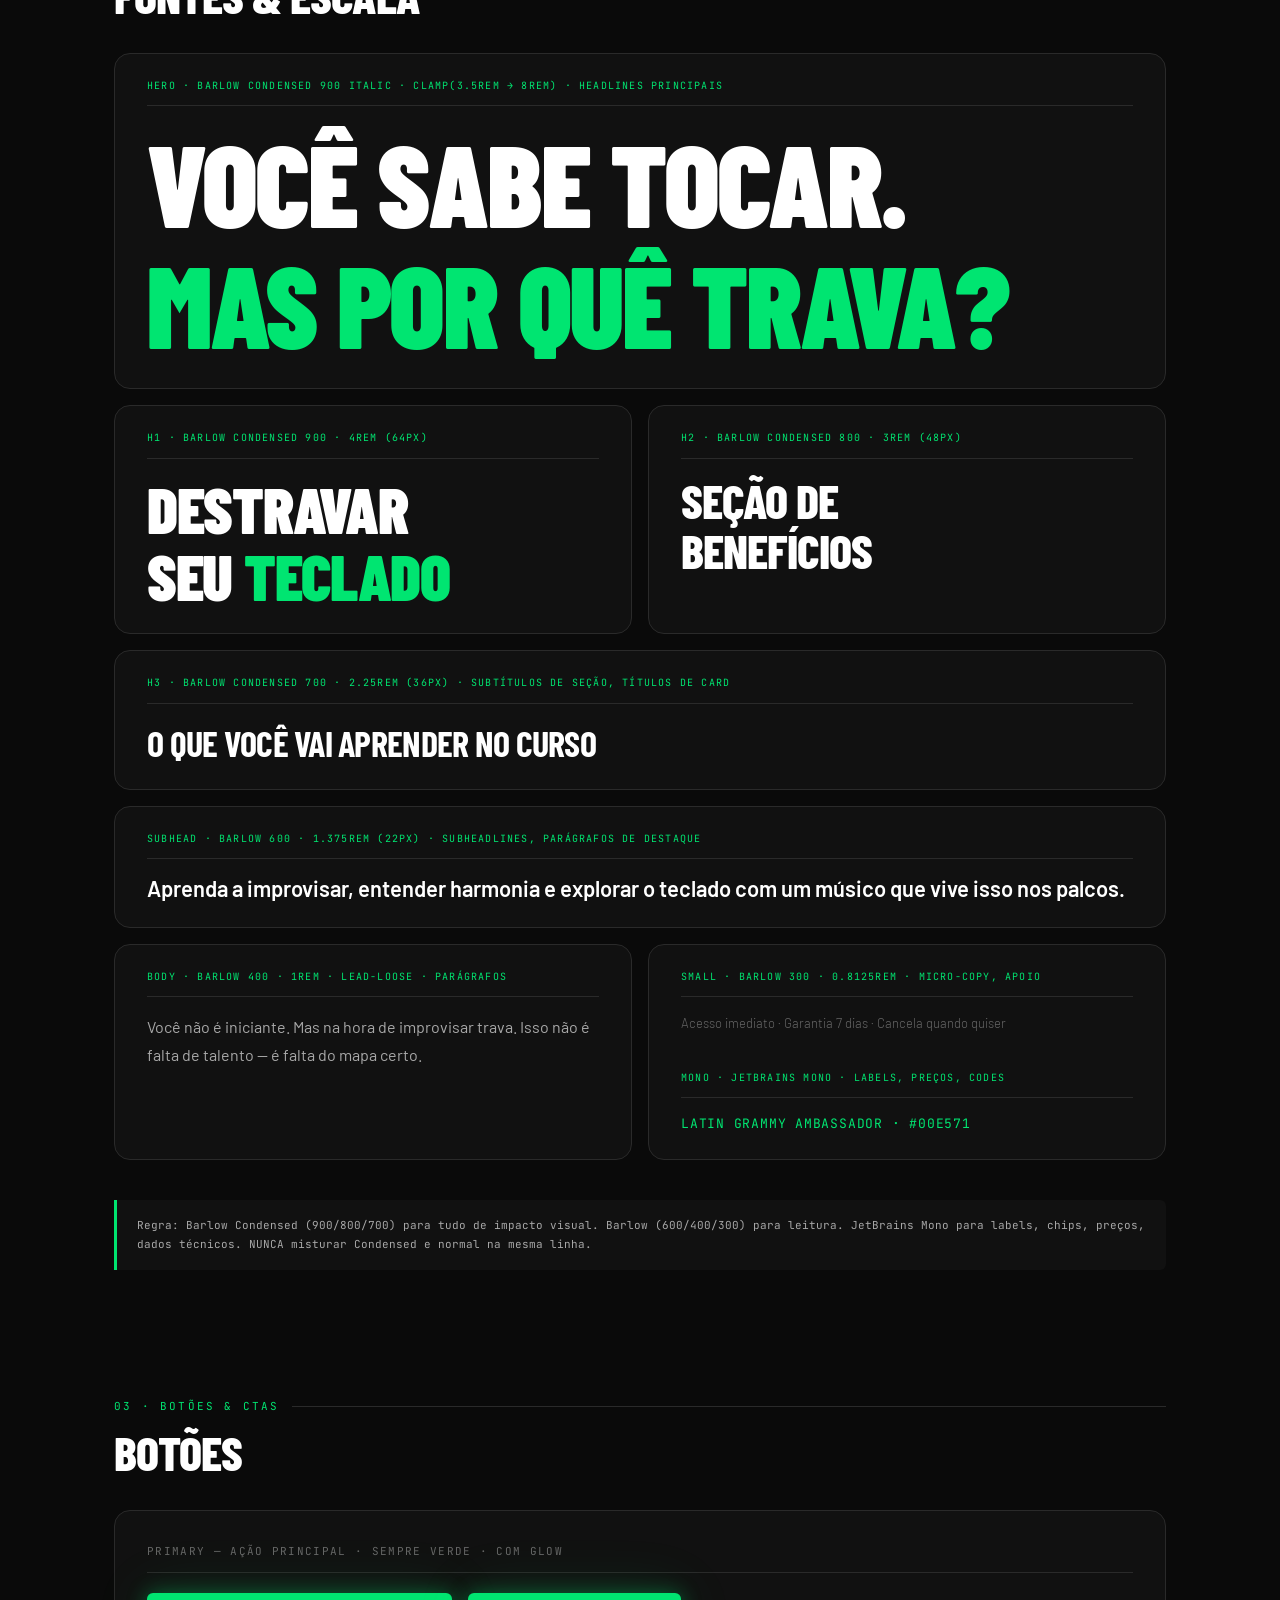
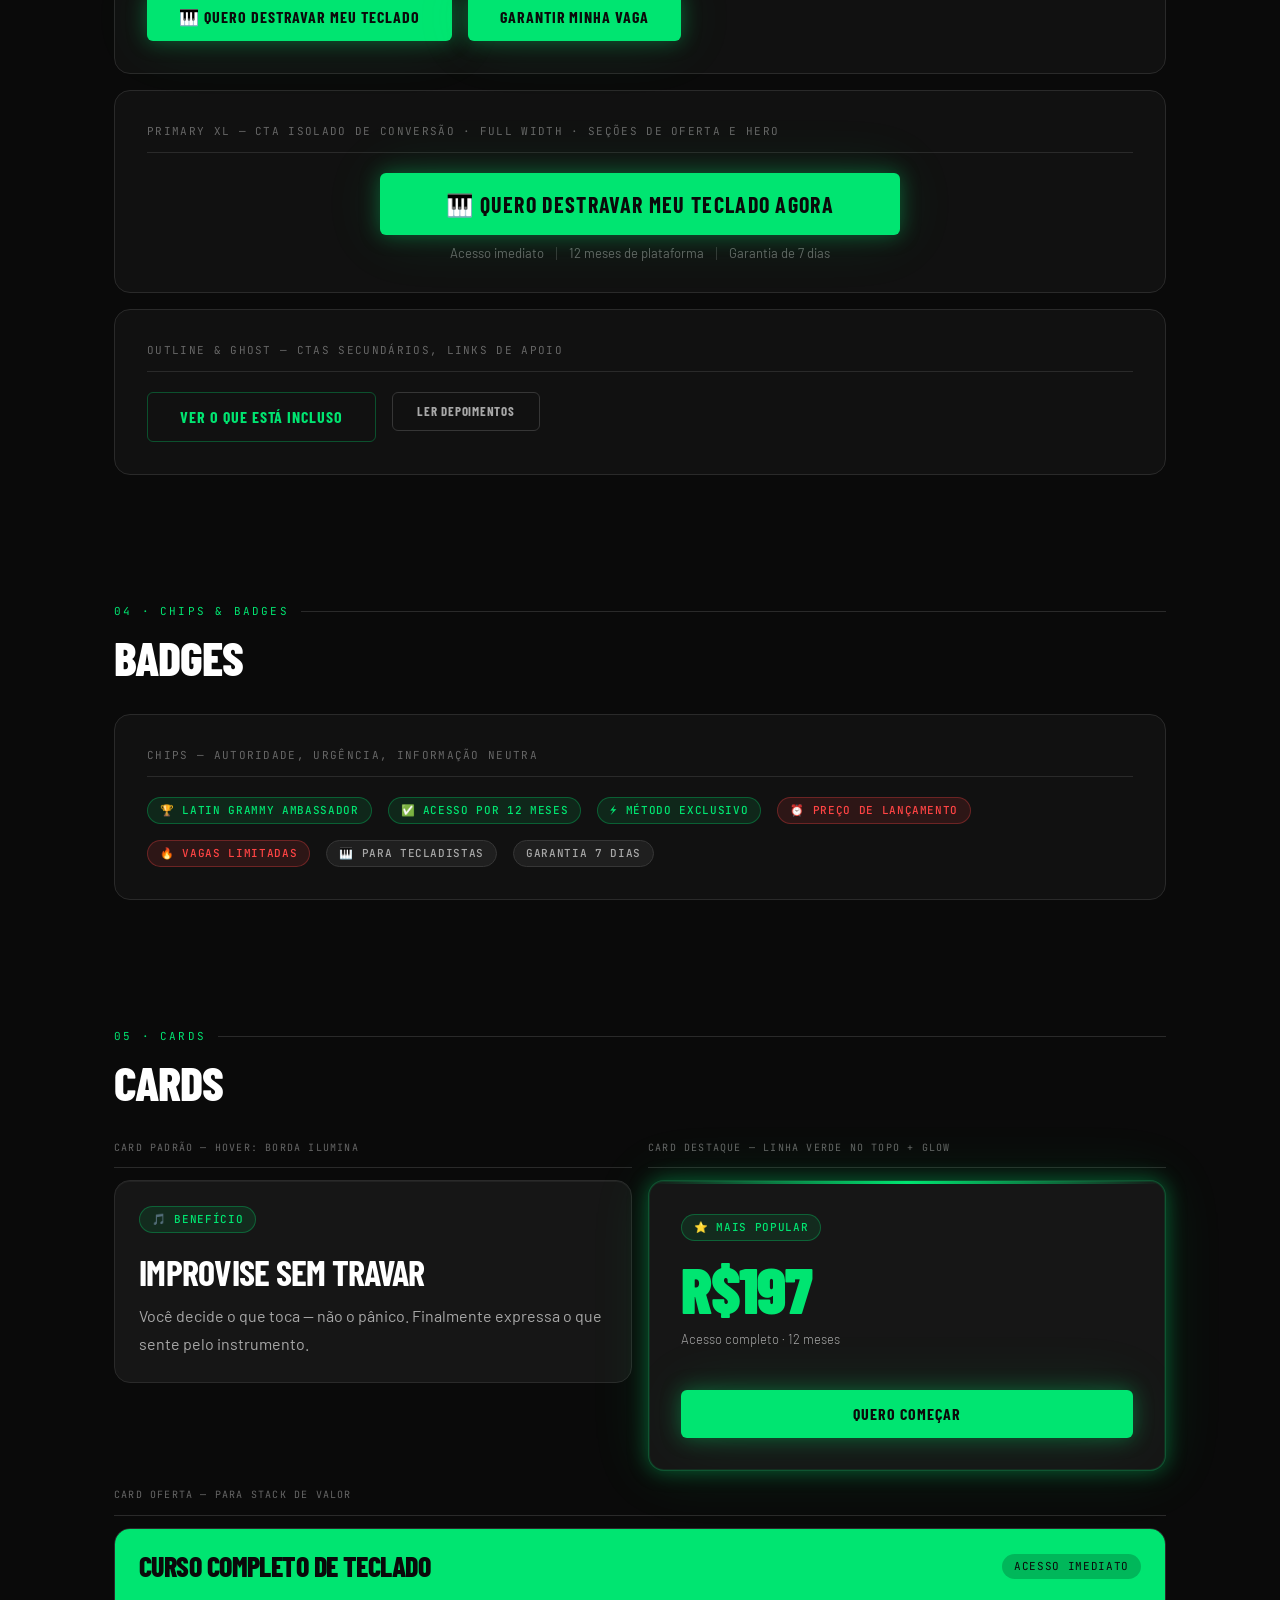
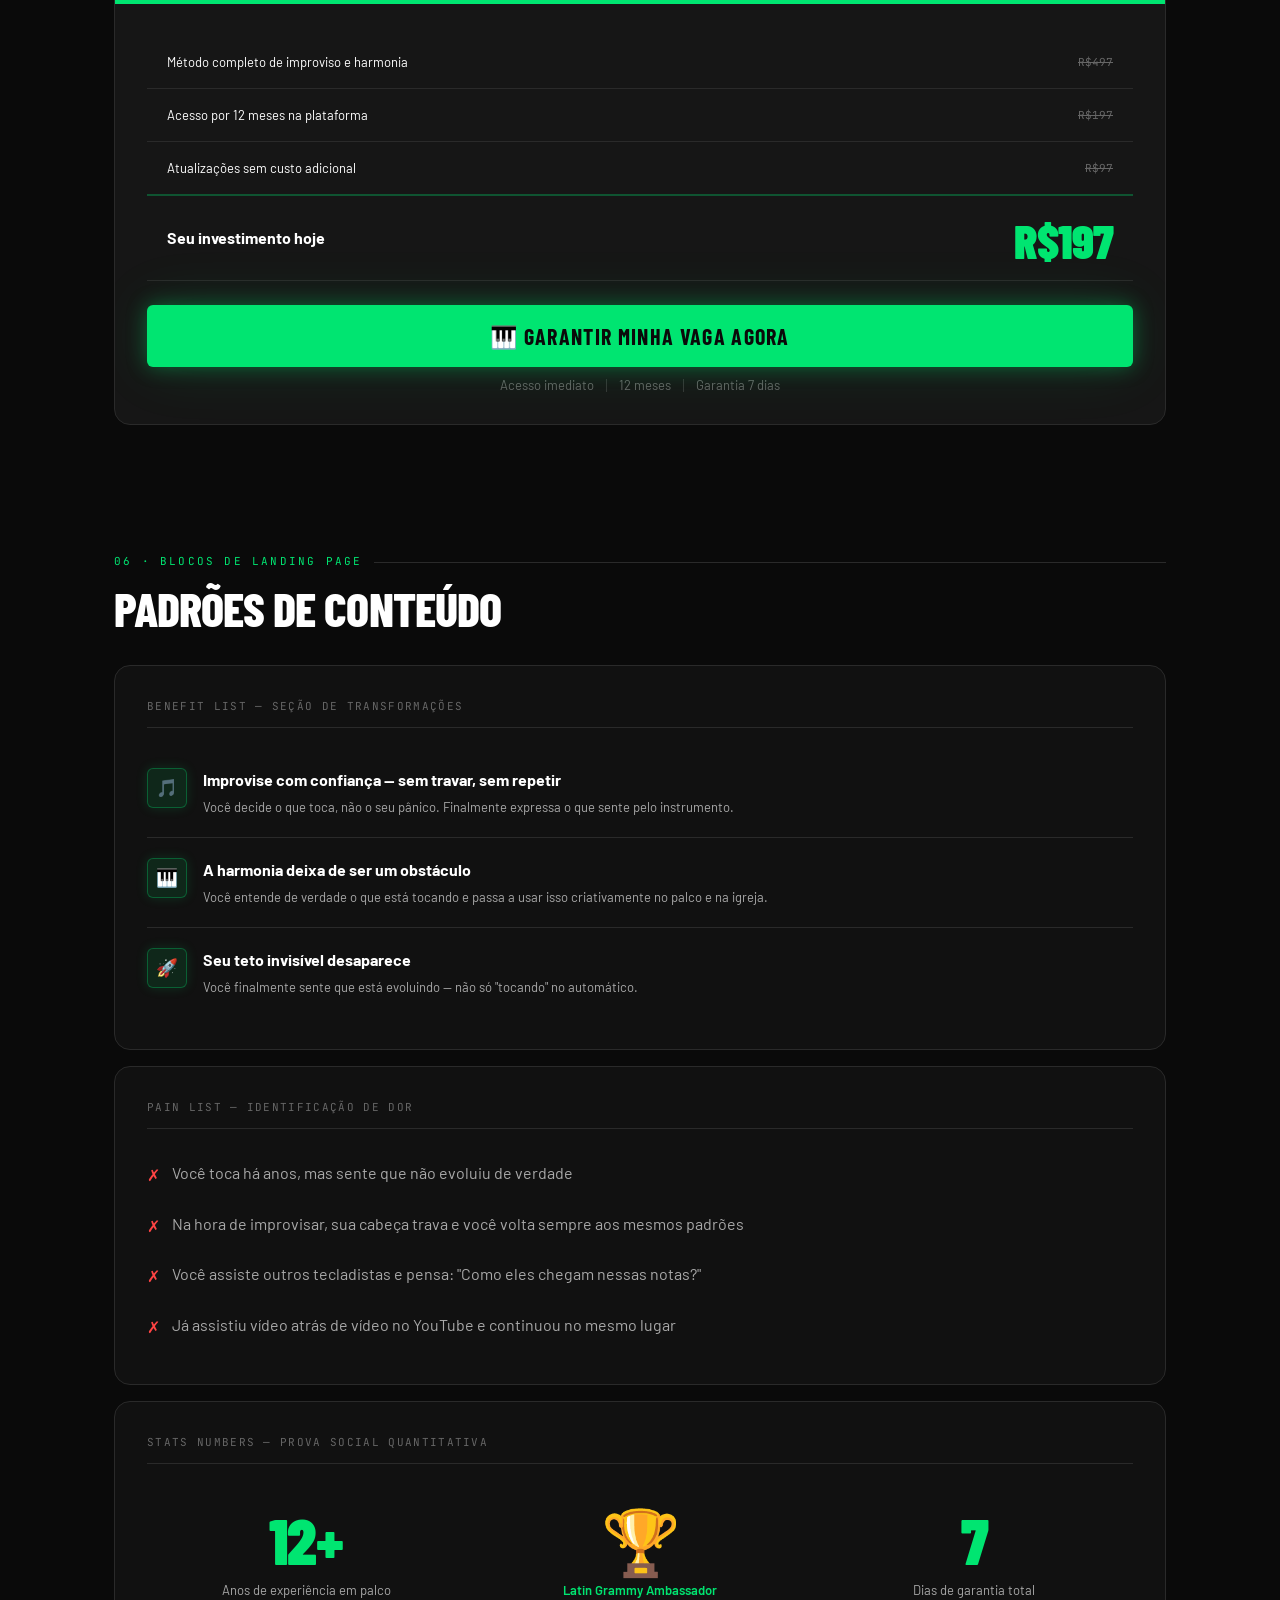
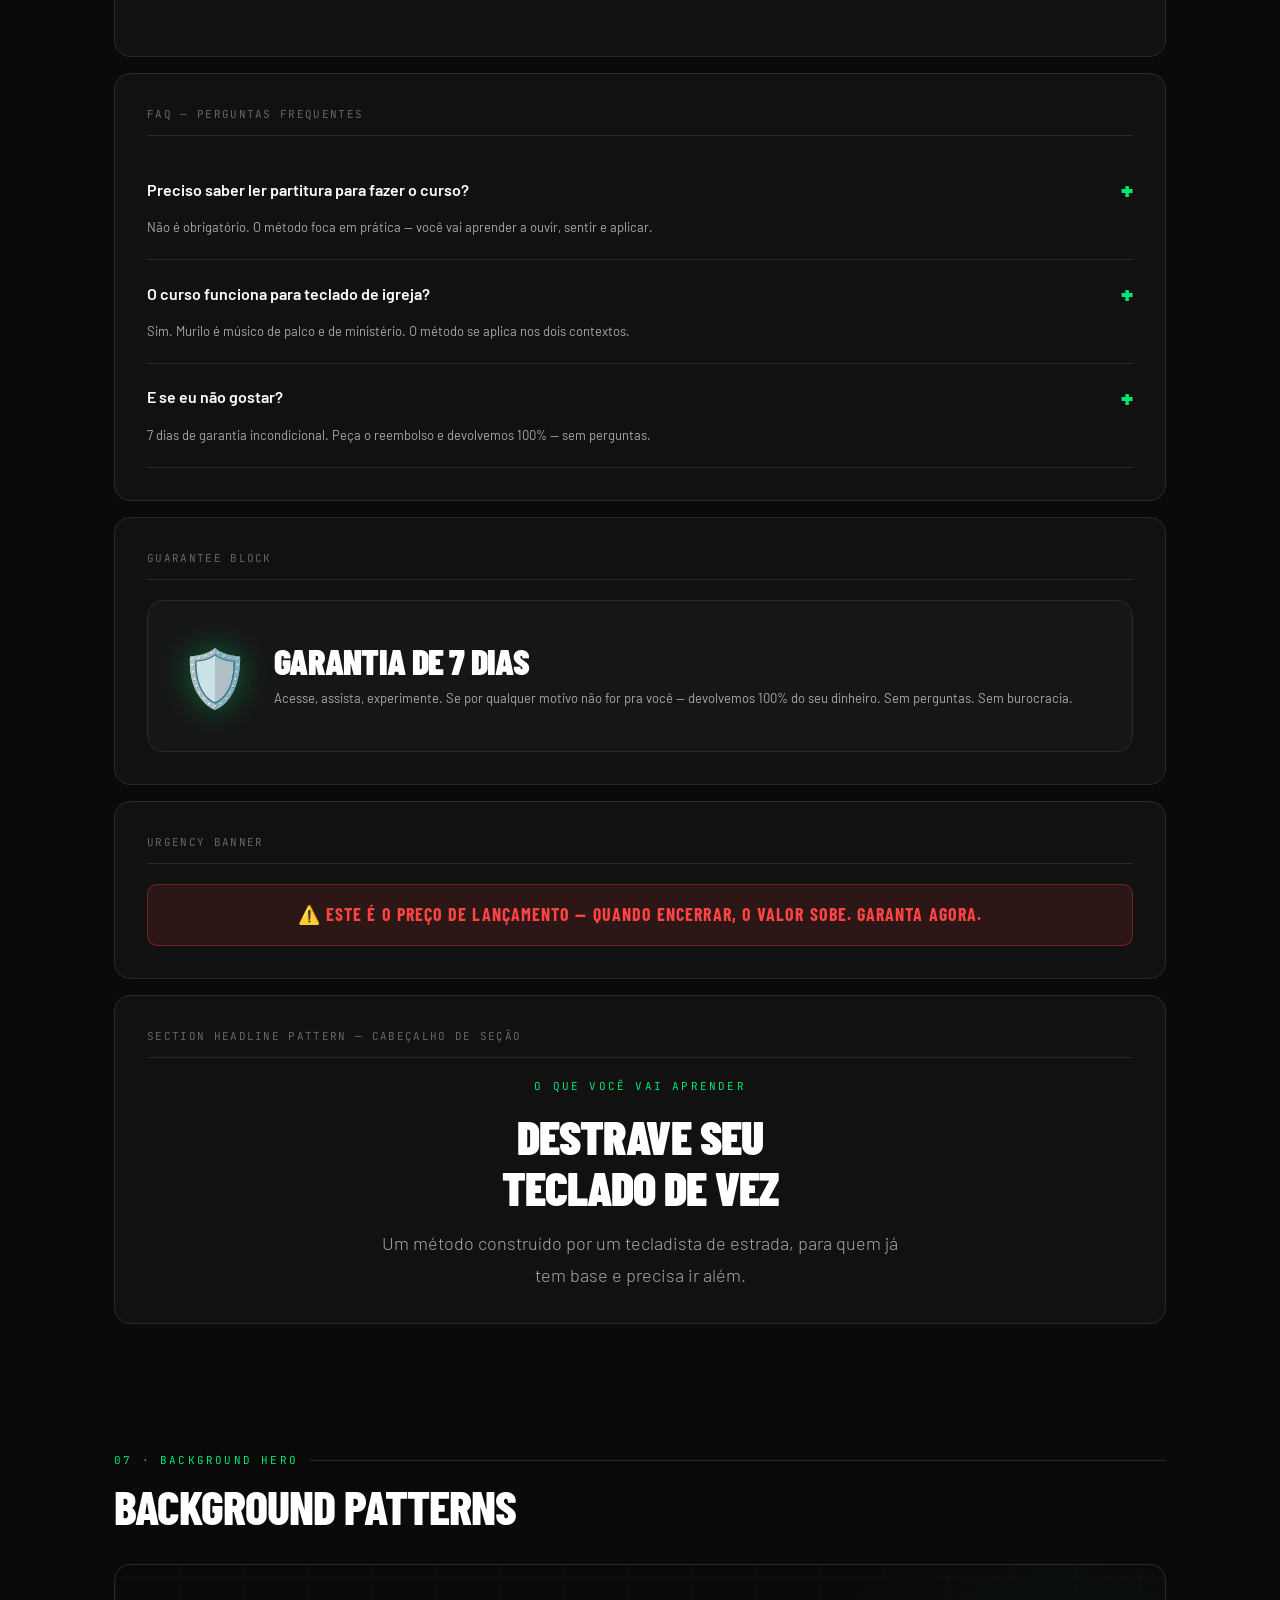
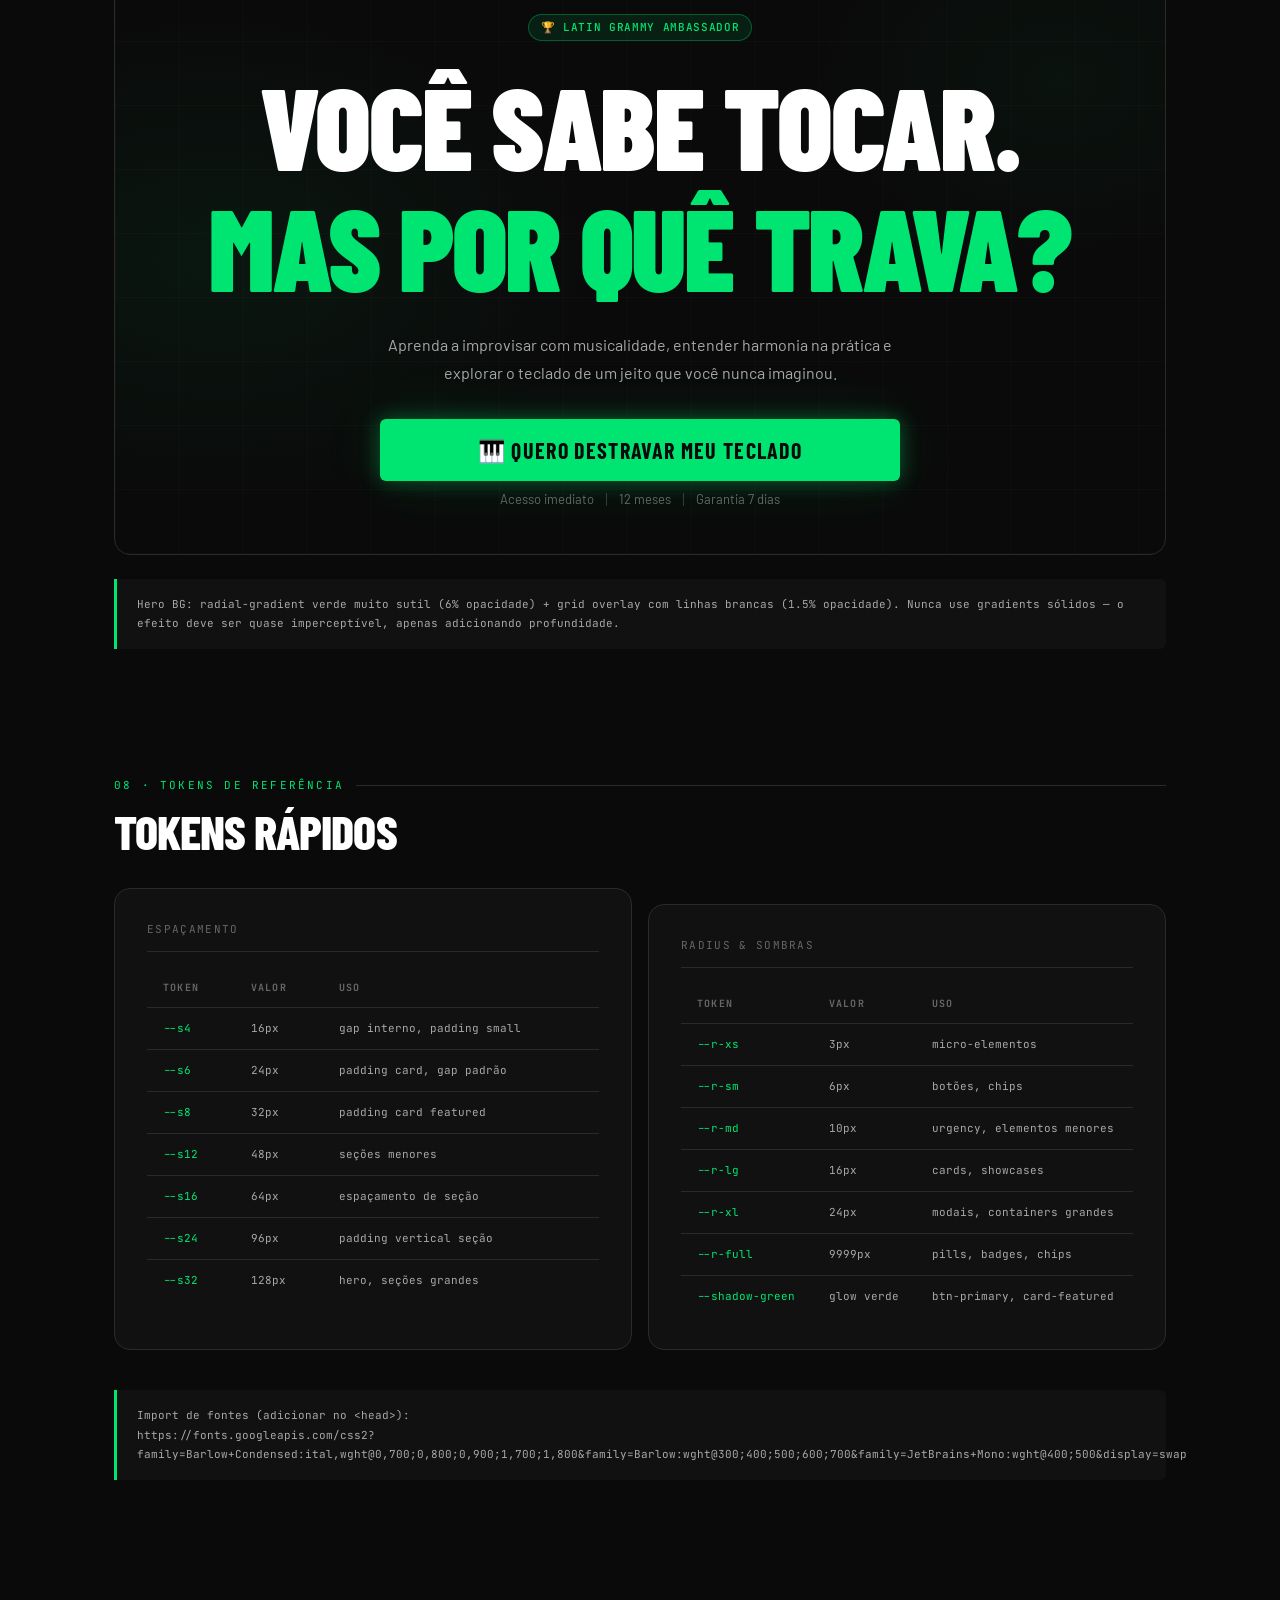
<file: uploads/design-system-murilo-v2.html>
<!DOCTYPE html>
<html lang="pt-BR">
<head>
<meta charset="UTF-8">
<meta name="viewport" content="width=device-width, initial-scale=1.0">
<title>Design System v2 — Curso Teclado Murilo Teixeira</title>
<link href="https://fonts.googleapis.com/css2?family=Barlow+Condensed:ital,wght@0,400;0,600;0,700;0,800;0,900;1,700;1,800&family=Barlow:ital,wght@0,300;0,400;0,500;0,600;0,700;1,300;1,400&family=JetBrains+Mono:wght@400;500&display=swap" rel="stylesheet">
<style>

/* ============================================================
   DESIGN SYSTEM v2 — MURILO TEIXEIRA · CURSO DE TECLADO
   Aesthetic: Modern Music Academy — dark, electric, bold
   Referência: Universidade do Contrabaixo / Junior Braguinha
   ============================================================ */

:root {
  /* ── CORES BASE ── */
  --bg:           #0A0A0A;
  --bg-1:         #111111;
  --bg-2:         #161616;
  --bg-3:         #1E1E1E;
  --bg-hover:     #242424;

  /* ── BORDAS ── */
  --border:       #2A2A2A;
  --border-md:    #363636;
  --border-lg:    #444444;

  /* ── ACENTO PRIMÁRIO: Verde Elétrico ── */
  --green:        #00E571;
  --green-light:  #4DFFA0;
  --green-dark:   #00A050;
  --green-dim:    rgba(0, 229, 113, 0.10);
  --green-glow:   rgba(0, 229, 113, 0.25);
  --green-border: rgba(0, 229, 113, 0.30);

  /* ── ACENTO SECUNDÁRIO: Branco ── */
  --white:        #FFFFFF;
  --off-white:    #F2F2F2;
  --text-1:       #FFFFFF;
  --text-2:       #A8A8A8;
  --text-3:       #666666;
  --text-inv:     #0A0A0A;

  /* ── ALERTA / URGÊNCIA ── */
  --red:          #FF4444;
  --red-dim:      rgba(255, 68, 68, 0.12);
  --red-border:   rgba(255, 68, 68, 0.30);

  /* ── TIPOGRAFIA ── */
  --font-display: 'Barlow Condensed', sans-serif;
  --font-body:    'Barlow', sans-serif;
  --font-mono:    'JetBrains Mono', monospace;

  /* Escala tipográfica */
  --text-xs:   0.6875rem;   /* 11px */
  --text-sm:   0.8125rem;   /* 13px */
  --text-base: 1rem;        /* 16px */
  --text-lg:   1.125rem;    /* 18px */
  --text-xl:   1.375rem;    /* 22px */
  --text-2xl:  1.75rem;     /* 28px */
  --text-3xl:  2.25rem;     /* 36px */
  --text-4xl:  3rem;        /* 48px */
  --text-5xl:  4rem;        /* 64px */
  --text-6xl:  5.5rem;      /* 88px */
  --text-hero: clamp(3.5rem, 9vw, 8rem);

  /* Leading */
  --lead-tight:  1.05;
  --lead-snug:   1.25;
  --lead-base:   1.55;
  --lead-loose:  1.75;

  /* Tracking */
  --track-tight:  -0.02em;
  --track-base:   0em;
  --track-wide:   0.06em;
  --track-wider:  0.12em;
  --track-widest: 0.2em;

  /* ── ESPAÇAMENTO ── */
  --s1:  0.25rem;   /* 4 */
  --s2:  0.5rem;    /* 8 */
  --s3:  0.75rem;   /* 12 */
  --s4:  1rem;      /* 16 */
  --s5:  1.25rem;   /* 20 */
  --s6:  1.5rem;    /* 24 */
  --s8:  2rem;      /* 32 */
  --s10: 2.5rem;    /* 40 */
  --s12: 3rem;      /* 48 */
  --s16: 4rem;      /* 64 */
  --s20: 5rem;      /* 80 */
  --s24: 6rem;      /* 96 */
  --s32: 8rem;      /* 128 */

  /* ── BORDAS RADIUS ── */
  --r-xs: 3px;
  --r-sm: 6px;
  --r-md: 10px;
  --r-lg: 16px;
  --r-xl: 24px;
  --r-full: 9999px;

  /* ── SOMBRAS ── */
  --shadow-sm:    0 1px 4px rgba(0,0,0,0.5);
  --shadow-md:    0 4px 20px rgba(0,0,0,0.6);
  --shadow-lg:    0 8px 40px rgba(0,0,0,0.7);
  --shadow-green: 0 0 20px rgba(0,229,113,0.35), 0 0 60px rgba(0,229,113,0.12);
  --shadow-inset: inset 0 1px 0 rgba(255,255,255,0.05);

  /* ── TRANSIÇÕES ── */
  --ease-out:  cubic-bezier(0.16, 1, 0.3, 1);
  --ease-in:   cubic-bezier(0.7, 0, 0.84, 0);
  --t-fast:    150ms;
  --t-base:    220ms;
  --t-slow:    380ms;

  /* ── LAYOUT ── */
  --max-sm:   640px;
  --max-md:   768px;
  --max-lg:   1024px;
  --max-xl:   1180px;
}

/* ── RESET ── */
*, *::before, *::after { box-sizing: border-box; margin: 0; padding: 0; }
html { scroll-behavior: smooth; -webkit-font-smoothing: antialiased; }
body {
  background: var(--bg);
  color: var(--text-1);
  font-family: var(--font-body);
  font-size: var(--text-base);
  line-height: var(--lead-base);
}
::-webkit-scrollbar { width: 5px; }
::-webkit-scrollbar-track { background: var(--bg); }
::-webkit-scrollbar-thumb { background: var(--border-md); border-radius: 3px; }

/* ============================================================
   DS VIEWER LAYOUT
   ============================================================ */
.page { max-width: 1100px; margin: 0 auto; padding: var(--s16) var(--s6); }

.ds-header {
  padding-bottom: var(--s16);
  margin-bottom: var(--s20);
  border-bottom: 1px solid var(--border);
  position: relative;
}

.ds-header::before {
  content: '';
  position: absolute;
  top: 0; left: -40px; right: -40px; bottom: 0;
  background: radial-gradient(ellipse 70% 100% at 20% 50%, rgba(0,229,113,0.05) 0%, transparent 70%);
  pointer-events: none;
}

.version-chip {
  display: inline-flex;
  align-items: center;
  gap: var(--s2);
  font-family: var(--font-mono);
  font-size: var(--text-xs);
  letter-spacing: var(--track-widest);
  text-transform: uppercase;
  color: var(--green);
  border: 1px solid var(--green-border);
  background: var(--green-dim);
  padding: var(--s1) var(--s3);
  border-radius: var(--r-full);
  margin-bottom: var(--s6);
}

.ds-name {
  font-family: var(--font-display);
  font-weight: 900;
  font-size: var(--text-6xl);
  letter-spacing: var(--track-tight);
  line-height: var(--lead-tight);
  text-transform: uppercase;
  color: var(--white);
  margin-bottom: var(--s4);
}

.ds-name em {
  font-style: italic;
  color: var(--green);
}

.ds-desc {
  font-size: var(--text-lg);
  color: var(--text-2);
  font-weight: 300;
  max-width: 560px;
  line-height: var(--lead-loose);
}

/* Seções */
.section { margin-bottom: var(--s32); }

.section-tag {
  font-family: var(--font-mono);
  font-size: var(--text-xs);
  color: var(--green);
  letter-spacing: var(--track-widest);
  text-transform: uppercase;
  margin-bottom: var(--s3);
  display: flex;
  align-items: center;
  gap: var(--s3);
}

.section-tag::after {
  content: '';
  flex: 1;
  height: 1px;
  background: var(--border);
}

.section-title {
  font-family: var(--font-display);
  font-weight: 800;
  font-size: var(--text-4xl);
  letter-spacing: var(--track-tight);
  text-transform: uppercase;
  color: var(--white);
  margin-bottom: var(--s8);
  line-height: var(--lead-tight);
}

/* Showcase box */
.showcase {
  background: var(--bg-1);
  border: 1px solid var(--border);
  border-radius: var(--r-lg);
  padding: var(--s8);
  margin-bottom: var(--s4);
}

.showcase + .showcase { margin-top: var(--s4); }

.showcase-label {
  font-family: var(--font-mono);
  font-size: var(--text-xs);
  color: var(--text-3);
  letter-spacing: var(--track-wider);
  text-transform: uppercase;
  margin-bottom: var(--s5);
  padding-bottom: var(--s3);
  border-bottom: 1px solid var(--border);
}

.flex-row { display: flex; flex-wrap: wrap; gap: var(--s4); align-items: flex-start; }
.grid-2 { display: grid; grid-template-columns: 1fr 1fr; gap: var(--s4); }
.grid-3 { display: grid; grid-template-columns: 1fr 1fr 1fr; gap: var(--s4); }

@media (max-width: 640px) {
  .grid-2, .grid-3 { grid-template-columns: 1fr; }
  .ds-name { font-size: var(--text-4xl); }
}

/* ============================================================
   1. PALETA
   ============================================================ */
.color-grid { display: grid; grid-template-columns: repeat(auto-fill, minmax(140px, 1fr)); gap: var(--s3); }

.swatch { border-radius: var(--r-md); overflow: hidden; border: 1px solid var(--border); }

.swatch-color { height: 72px; }

.swatch-info {
  background: var(--bg-2);
  padding: var(--s2) var(--s3);
}

.swatch-name {
  font-family: var(--font-mono);
  font-size: 10px;
  color: var(--text-2);
  display: block;
  margin-bottom: 2px;
}

.swatch-hex {
  font-family: var(--font-mono);
  font-size: 10px;
  color: var(--text-3);
}

/* ============================================================
   2. TIPOGRAFIA
   ============================================================ */
.type-block {
  padding: var(--s6) var(--s8);
  background: var(--bg-1);
  border: 1px solid var(--border);
  border-radius: var(--r-lg);
  margin-bottom: var(--s4);
}

.type-meta {
  font-family: var(--font-mono);
  font-size: 10px;
  color: var(--green);
  letter-spacing: var(--track-wider);
  text-transform: uppercase;
  margin-bottom: var(--s4);
  padding-bottom: var(--s3);
  border-bottom: 1px solid var(--border);
}

.t-hero {
  font-family: var(--font-display);
  font-weight: 900;
  font-size: var(--text-hero);
  letter-spacing: var(--track-tight);
  line-height: var(--lead-tight);
  text-transform: uppercase;
  color: var(--white);
}

.t-h1 {
  font-family: var(--font-display);
  font-weight: 900;
  font-size: var(--text-5xl);
  letter-spacing: var(--track-tight);
  line-height: var(--lead-tight);
  text-transform: uppercase;
}

.t-h2 {
  font-family: var(--font-display);
  font-weight: 800;
  font-size: var(--text-4xl);
  letter-spacing: var(--track-tight);
  line-height: var(--lead-tight);
  text-transform: uppercase;
}

.t-h3 {
  font-family: var(--font-display);
  font-weight: 700;
  font-size: var(--text-3xl);
  letter-spacing: var(--track-tight);
  line-height: var(--lead-snug);
  text-transform: uppercase;
}

.t-subhead {
  font-family: var(--font-body);
  font-weight: 600;
  font-size: var(--text-xl);
  line-height: var(--lead-snug);
  color: var(--text-1);
}

.t-body {
  font-family: var(--font-body);
  font-weight: 400;
  font-size: var(--text-base);
  line-height: var(--lead-loose);
  color: var(--text-2);
}

.t-small {
  font-family: var(--font-body);
  font-weight: 300;
  font-size: var(--text-sm);
  color: var(--text-3);
  line-height: var(--lead-base);
}

.t-mono {
  font-family: var(--font-mono);
  font-size: var(--text-sm);
  color: var(--green);
  letter-spacing: var(--track-wide);
}

.t-green { color: var(--green); }
.t-dim   { color: var(--text-2); }

/* ============================================================
   3. BOTÕES
   ============================================================ */
.btn {
  display: inline-flex;
  align-items: center;
  justify-content: center;
  gap: var(--s2);
  font-family: var(--font-display);
  font-weight: 700;
  text-transform: uppercase;
  letter-spacing: var(--track-wide);
  cursor: pointer;
  border: none;
  text-decoration: none;
  transition: all var(--t-base) var(--ease-out);
  position: relative;
  white-space: nowrap;
  line-height: 1;
}

/* PRIMARY */
.btn-primary {
  background: var(--green);
  color: var(--text-inv);
  padding: var(--s4) var(--s8);
  border-radius: var(--r-sm);
  font-size: var(--text-base);
  box-shadow: var(--shadow-green);
}

.btn-primary:hover {
  background: var(--green-light);
  transform: translateY(-2px);
  box-shadow: 0 0 32px rgba(0,229,113,0.5), 0 8px 24px rgba(0,0,0,0.4);
}

.btn-primary:active { transform: translateY(0); }

/* PRIMARY XL */
.btn-primary-xl {
  background: var(--green);
  color: var(--text-inv);
  padding: var(--s5) var(--s12);
  border-radius: var(--r-sm);
  font-size: var(--text-xl);
  box-shadow: var(--shadow-green);
  width: 100%;
  max-width: 520px;
}

.btn-primary-xl:hover {
  background: var(--green-light);
  transform: translateY(-3px);
  box-shadow: 0 0 48px rgba(0,229,113,0.55), 0 12px 40px rgba(0,0,0,0.5);
}

/* OUTLINE */
.btn-outline {
  background: transparent;
  color: var(--green);
  padding: var(--s4) var(--s8);
  border-radius: var(--r-sm);
  font-size: var(--text-base);
  border: 1.5px solid var(--green-border);
}

.btn-outline:hover {
  background: var(--green-dim);
  border-color: var(--green);
  box-shadow: 0 0 16px rgba(0,229,113,0.2);
}

/* GHOST */
.btn-ghost {
  background: transparent;
  color: var(--text-2);
  padding: var(--s3) var(--s6);
  border-radius: var(--r-sm);
  font-size: var(--text-sm);
  border: 1px solid var(--border-md);
}

.btn-ghost:hover {
  color: var(--text-1);
  border-color: var(--border-lg);
  background: var(--bg-3);
}

/* MICRO-COPY */
.microcopy {
  font-family: var(--font-body);
  font-size: var(--text-sm);
  color: var(--text-3);
  text-align: center;
  margin-top: var(--s3);
  display: flex;
  justify-content: center;
  flex-wrap: wrap;
  gap: 0;
}

.microcopy span {
  padding: 0 var(--s3);
  border-right: 1px solid var(--border-md);
  line-height: 1;
}

.microcopy span:last-child { border-right: none; }

/* ============================================================
   4. BADGES / CHIPS
   ============================================================ */
.chip {
  display: inline-flex;
  align-items: center;
  gap: var(--s1);
  font-family: var(--font-mono);
  font-size: var(--text-xs);
  letter-spacing: var(--track-wide);
  text-transform: uppercase;
  padding: var(--s1) var(--s3);
  border-radius: var(--r-full);
  font-weight: 500;
}

.chip-green {
  background: var(--green-dim);
  border: 1px solid var(--green-border);
  color: var(--green);
}

.chip-red {
  background: var(--red-dim);
  border: 1px solid var(--red-border);
  color: var(--red);
}

.chip-white {
  background: rgba(255,255,255,0.06);
  border: 1px solid var(--border-md);
  color: var(--text-2);
}

/* ============================================================
   5. CARDS
   ============================================================ */

/* Card padrão */
.card {
  background: var(--bg-2);
  border: 1px solid var(--border);
  border-radius: var(--r-lg);
  padding: var(--s6);
  transition: border-color var(--t-base) var(--ease-out),
              transform var(--t-base) var(--ease-out),
              box-shadow var(--t-base) var(--ease-out);
  box-shadow: var(--shadow-inset);
}

.card:hover {
  border-color: var(--border-md);
  transform: translateY(-2px);
  box-shadow: var(--shadow-md);
}

/* Card Destaque */
.card-featured {
  background: var(--bg-2);
  border: 1px solid var(--green-border);
  border-radius: var(--r-lg);
  padding: var(--s8);
  position: relative;
  overflow: hidden;
  box-shadow: 0 0 0 1px var(--green-dim) inset, var(--shadow-green);
}

.card-featured::before {
  content: '';
  position: absolute;
  top: 0; left: 0; right: 0;
  height: 3px;
  background: linear-gradient(90deg, transparent, var(--green), transparent);
}

/* Card Oferta */
.card-offer {
  background: var(--bg-2);
  border: 1px solid var(--border);
  border-radius: var(--r-lg);
  overflow: hidden;
}

.card-offer-header {
  background: var(--green);
  padding: var(--s4) var(--s6);
  display: flex;
  justify-content: space-between;
  align-items: center;
}

.card-offer-title {
  font-family: var(--font-display);
  font-weight: 800;
  font-size: var(--text-2xl);
  text-transform: uppercase;
  color: var(--text-inv);
  letter-spacing: var(--track-tight);
}

.card-offer-badge {
  background: rgba(0,0,0,0.2);
  color: var(--text-inv);
  font-family: var(--font-mono);
  font-size: var(--text-xs);
  padding: var(--s1) var(--s3);
  border-radius: var(--r-full);
  letter-spacing: var(--track-wide);
  text-transform: uppercase;
}

.card-offer-body { padding: var(--s8); }

/* ============================================================
   6. BLOCOS LP
   ============================================================ */

/* Benefit item */
.benefit {
  display: flex;
  gap: var(--s4);
  padding: var(--s5) 0;
  border-bottom: 1px solid var(--border);
}

.benefit:last-child { border-bottom: none; }

.benefit-icon {
  width: 40px;
  height: 40px;
  background: var(--green-dim);
  border: 1px solid var(--green-border);
  border-radius: var(--r-sm);
  display: flex;
  align-items: center;
  justify-content: center;
  flex-shrink: 0;
  font-size: 1.1rem;
  box-shadow: 0 0 12px rgba(0,229,113,0.15);
}

.benefit-content strong {
  display: block;
  font-family: var(--font-body);
  font-weight: 700;
  font-size: var(--text-base);
  color: var(--text-1);
  margin-bottom: var(--s1);
}

.benefit-content p {
  font-size: var(--text-sm);
  color: var(--text-2);
  line-height: var(--lead-base);
}

/* Pain item */
.pain {
  display: flex;
  gap: var(--s3);
  align-items: flex-start;
  padding: var(--s3) 0;
  font-size: var(--text-base);
  color: var(--text-2);
  line-height: var(--lead-base);
}

.pain-icon {
  color: var(--red);
  font-size: var(--text-base);
  flex-shrink: 0;
  margin-top: 2px;
}

/* Value table */
.vtable { width: 100%; border-collapse: collapse; }

.vtable tr { border-bottom: 1px solid var(--border); }

.vtable td {
  padding: var(--s4) var(--s5);
  font-size: var(--text-sm);
  color: var(--text-2);
}

.vtable td:first-child { color: var(--text-1); }

.vtable td.strike {
  text-align: right;
  font-family: var(--font-mono);
  font-size: var(--text-xs);
  color: var(--text-3);
  text-decoration: line-through;
}

.vtable .price-row td { border-top: 2px solid var(--green-border); border-bottom: none; }
.vtable .price-row td:first-child { font-weight: 700; color: var(--text-1); font-size: var(--text-base); }
.vtable .price-row td.price-val {
  font-family: var(--font-display);
  font-weight: 900;
  font-size: var(--text-4xl);
  color: var(--green);
  text-decoration: none;
  text-align: right;
  letter-spacing: var(--track-tight);
  line-height: 1;
  padding-top: var(--s5);
}

/* FAQ */
.faq-item {
  border-bottom: 1px solid var(--border);
  padding: var(--s5) 0;
}

.faq-q {
  font-family: var(--font-body);
  font-weight: 600;
  font-size: var(--text-base);
  color: var(--text-1);
  display: flex;
  justify-content: space-between;
  align-items: center;
  cursor: pointer;
  gap: var(--s4);
}

.faq-q::after {
  content: '+';
  color: var(--green);
  font-size: var(--text-2xl);
  font-family: var(--font-display);
  font-weight: 800;
  flex-shrink: 0;
  line-height: 1;
}

.faq-a {
  font-size: var(--text-sm);
  color: var(--text-2);
  line-height: var(--lead-loose);
  margin-top: var(--s3);
}

/* Guarantee */
.guarantee {
  background: var(--bg-2);
  border: 1px solid var(--border);
  border-radius: var(--r-lg);
  padding: var(--s8);
  display: flex;
  gap: var(--s6);
  align-items: center;
}

.guarantee-icon {
  font-size: 3.5rem;
  flex-shrink: 0;
  filter: drop-shadow(0 0 16px rgba(0,229,113,0.4));
}

.guarantee-title {
  font-family: var(--font-display);
  font-weight: 900;
  font-size: var(--text-3xl);
  text-transform: uppercase;
  letter-spacing: var(--track-tight);
  color: var(--white);
  margin-bottom: var(--s2);
  line-height: var(--lead-tight);
}

.guarantee p {
  font-size: var(--text-sm);
  color: var(--text-2);
  line-height: var(--lead-loose);
}

/* Urgency */
.urgency {
  background: var(--red-dim);
  border: 1px solid var(--red-border);
  border-radius: var(--r-md);
  padding: var(--s4) var(--s6);
  text-align: center;
  font-family: var(--font-display);
  font-weight: 700;
  font-size: var(--text-lg);
  text-transform: uppercase;
  letter-spacing: var(--track-wide);
  color: var(--red);
  animation: blink 2.5s ease-in-out infinite;
}

@keyframes blink {
  0%, 100% { opacity: 1; }
  50% { opacity: 0.65; }
}

/* Number stat */
.stat {
  text-align: center;
  padding: var(--s6);
}

.stat-number {
  font-family: var(--font-display);
  font-weight: 900;
  font-size: var(--text-5xl);
  color: var(--green);
  letter-spacing: var(--track-tight);
  line-height: 1;
  margin-bottom: var(--s2);
}

.stat-label {
  font-size: var(--text-sm);
  color: var(--text-2);
  font-weight: 400;
}

/* Section Headline */
.s-headline { text-align: center; margin-bottom: var(--s16); }

.s-eyebrow {
  font-family: var(--font-mono);
  font-size: var(--text-xs);
  color: var(--green);
  letter-spacing: var(--track-widest);
  text-transform: uppercase;
  display: block;
  margin-bottom: var(--s4);
}

.s-title {
  font-family: var(--font-display);
  font-weight: 900;
  font-size: var(--text-4xl);
  text-transform: uppercase;
  letter-spacing: var(--track-tight);
  line-height: var(--lead-tight);
  color: var(--white);
  margin-bottom: var(--s4);
}

.s-sub {
  font-size: var(--text-lg);
  color: var(--text-2);
  font-weight: 300;
  max-width: 520px;
  margin: 0 auto;
  line-height: var(--lead-loose);
}

/* Divider */
.div-line { border: none; border-top: 1px solid var(--border); margin: var(--s8) 0; }

.div-green {
  border: none;
  height: 1px;
  background: linear-gradient(90deg, transparent, var(--green-border), transparent);
  margin: var(--s8) 0;
}

/* Hero background sample */
.hero-sample {
  background:
    radial-gradient(ellipse 60% 70% at 10% 50%, rgba(0,229,113,0.06) 0%, transparent 60%),
    radial-gradient(ellipse 40% 50% at 90% 20%, rgba(0,229,113,0.04) 0%, transparent 60%),
    var(--bg);
  border-radius: var(--r-lg);
  padding: var(--s12) var(--s8);
  border: 1px solid var(--border);
  text-align: center;
  position: relative;
  overflow: hidden;
}

.hero-sample::before {
  content: '';
  position: absolute;
  inset: 0;
  background-image:
    repeating-linear-gradient(0deg, rgba(255,255,255,0.015) 0px, rgba(255,255,255,0.015) 1px, transparent 1px, transparent 64px),
    repeating-linear-gradient(90deg, rgba(255,255,255,0.015) 0px, rgba(255,255,255,0.015) 1px, transparent 1px, transparent 64px);
  pointer-events: none;
}

/* Token note */
.token-note {
  background: var(--bg-1);
  border-left: 3px solid var(--green);
  border-radius: 0 var(--r-sm) var(--r-sm) 0;
  padding: var(--s4) var(--s5);
  font-family: var(--font-mono);
  font-size: var(--text-xs);
  color: var(--text-2);
  line-height: var(--lead-loose);
  margin-top: var(--s6);
}

/* Token table */
.token-table { width: 100%; border-collapse: collapse; }
.token-table tr { border-bottom: 1px solid var(--border); }
.token-table th {
  text-align: left;
  font-family: var(--font-mono);
  font-size: 10px;
  color: var(--text-3);
  letter-spacing: var(--track-wider);
  text-transform: uppercase;
  padding: var(--s2) var(--s4);
  padding-bottom: var(--s3);
}
.token-table td {
  font-family: var(--font-mono);
  font-size: var(--text-xs);
  color: var(--text-2);
  padding: var(--s3) var(--s4);
}
.token-table td:first-child { color: var(--green); }
.token-table tr:last-child { border-bottom: none; }

</style>
</head>
<body>
<div class="page">

  <!-- ═══ HEADER ═══ -->
  <header class="ds-header">
    <div class="version-chip">⚡ Design System v2.0</div>
    <h1 class="ds-name">MURILO<br><em>TEIXEIRA</em></h1>
    <p class="ds-desc">Sistema visual para o Curso de Teclado — moderno, direto, elétrico. Inspirado na estética da Universidade do Contrabaixo.</p>
  </header>

  <!-- ═══ 01. CORES ═══ -->
  <section class="section">
    <div class="section-tag">01 · Paleta de Cores</div>
    <h2 class="section-title">CORES</h2>

    <div class="showcase">
      <div class="showcase-label">Backgrounds & Superfícies</div>
      <div class="color-grid">
        <div class="swatch">
          <div class="swatch-color" style="background:#0A0A0A;"></div>
          <div class="swatch-info"><span class="swatch-name">--bg</span><span class="swatch-hex">#0A0A0A · Base</span></div>
        </div>
        <div class="swatch">
          <div class="swatch-color" style="background:#111111;"></div>
          <div class="swatch-info"><span class="swatch-name">--bg-1</span><span class="swatch-hex">#111111 · Cards</span></div>
        </div>
        <div class="swatch">
          <div class="swatch-color" style="background:#161616;"></div>
          <div class="swatch-info"><span class="swatch-name">--bg-2</span><span class="swatch-hex">#161616 · Elevated</span></div>
        </div>
        <div class="swatch">
          <div class="swatch-color" style="background:#1E1E1E;"></div>
          <div class="swatch-info"><span class="swatch-name">--bg-3</span><span class="swatch-hex">#1E1E1E · Hover</span></div>
        </div>
        <div class="swatch">
          <div class="swatch-color" style="background:#2A2A2A;"></div>
          <div class="swatch-info"><span class="swatch-name">--border</span><span class="swatch-hex">#2A2A2A · Borda</span></div>
        </div>
      </div>
    </div>

    <div class="showcase">
      <div class="showcase-label">Acento Primário — Verde Elétrico</div>
      <div class="color-grid">
        <div class="swatch">
          <div class="swatch-color" style="background:#00E571;"></div>
          <div class="swatch-info"><span class="swatch-name">--green</span><span class="swatch-hex">#00E571 · Primário</span></div>
        </div>
        <div class="swatch">
          <div class="swatch-color" style="background:#4DFFA0;"></div>
          <div class="swatch-info"><span class="swatch-name">--green-light</span><span class="swatch-hex">#4DFFA0 · Hover</span></div>
        </div>
        <div class="swatch">
          <div class="swatch-color" style="background:#00A050;"></div>
          <div class="swatch-info"><span class="swatch-name">--green-dark</span><span class="swatch-hex">#00A050 · Press</span></div>
        </div>
        <div class="swatch">
          <div class="swatch-color" style="background:rgba(0,229,113,0.10); border: 1px solid rgba(0,229,113,0.3);"></div>
          <div class="swatch-info"><span class="swatch-name">--green-dim</span><span class="swatch-hex">rgba(0,229,113,.10)</span></div>
        </div>
      </div>
    </div>

    <div class="showcase">
      <div class="showcase-label">Texto & Urgência</div>
      <div class="color-grid">
        <div class="swatch">
          <div class="swatch-color" style="background:#FFFFFF;"></div>
          <div class="swatch-info"><span class="swatch-name">--text-1</span><span class="swatch-hex">#FFFFFF · Principal</span></div>
        </div>
        <div class="swatch">
          <div class="swatch-color" style="background:#A8A8A8;"></div>
          <div class="swatch-info"><span class="swatch-name">--text-2</span><span class="swatch-hex">#A8A8A8 · Secundário</span></div>
        </div>
        <div class="swatch">
          <div class="swatch-color" style="background:#666666;"></div>
          <div class="swatch-info"><span class="swatch-name">--text-3</span><span class="swatch-hex">#666666 · Muted</span></div>
        </div>
        <div class="swatch">
          <div class="swatch-color" style="background:#FF4444;"></div>
          <div class="swatch-info"><span class="swatch-name">--red</span><span class="swatch-hex">#FF4444 · Urgência</span></div>
        </div>
      </div>
    </div>
  </section>

  <!-- ═══ 02. TIPOGRAFIA ═══ -->
  <section class="section">
    <div class="section-tag">02 · Tipografia</div>
    <h2 class="section-title">FONTES & ESCALA</h2>

    <div class="type-block">
      <div class="type-meta">Hero · Barlow Condensed 900 Italic · clamp(3.5rem → 8rem) · Headlines principais</div>
      <div class="t-hero">VOCÊ SABE TOCAR.<br><span class="t-green">MAS POR QUÊ TRAVA?</span></div>
    </div>

    <div class="grid-2">
      <div class="type-block">
        <div class="type-meta">H1 · Barlow Condensed 900 · 4rem (64px)</div>
        <div class="t-h1">DESTRAVAR<br>SEU <span class="t-green">TECLADO</span></div>
      </div>
      <div class="type-block">
        <div class="type-meta">H2 · Barlow Condensed 800 · 3rem (48px)</div>
        <div class="t-h2">SEÇÃO DE<br>BENEFÍCIOS</div>
      </div>
    </div>

    <div class="type-block">
      <div class="type-meta">H3 · Barlow Condensed 700 · 2.25rem (36px) · Subtítulos de seção, títulos de card</div>
      <div class="t-h3">O que você vai aprender no curso</div>
    </div>

    <div class="type-block">
      <div class="type-meta">Subhead · Barlow 600 · 1.375rem (22px) · Subheadlines, parágrafos de destaque</div>
      <div class="t-subhead">Aprenda a improvisar, entender harmonia e explorar o teclado com um músico que vive isso nos palcos.</div>
    </div>

    <div class="grid-2">
      <div class="type-block">
        <div class="type-meta">Body · Barlow 400 · 1rem · lead-loose · Parágrafos</div>
        <div class="t-body">Você não é iniciante. Mas na hora de improvisar trava. Isso não é falta de talento — é falta do mapa certo.</div>
      </div>
      <div class="type-block">
        <div class="type-meta">Small · Barlow 300 · 0.8125rem · Micro-copy, apoio</div>
        <div class="t-small">Acesso imediato · Garantia 7 dias · Cancela quando quiser</div>
        <br>
        <div class="type-meta" style="margin-top: 12px;">Mono · JetBrains Mono · Labels, preços, codes</div>
        <div class="t-mono">LATIN GRAMMY AMBASSADOR · #00E571</div>
      </div>
    </div>

    <div class="token-note">
      Regra: Barlow Condensed (900/800/700) para tudo de impacto visual. Barlow (600/400/300) para leitura. JetBrains Mono para labels, chips, preços, dados técnicos. NUNCA misturar Condensed e normal na mesma linha.
    </div>
  </section>

  <!-- ═══ 03. BOTÕES ═══ -->
  <section class="section">
    <div class="section-tag">03 · Botões & CTAs</div>
    <h2 class="section-title">BOTÕES</h2>

    <div class="showcase" style="margin-bottom: var(--s4);">
      <div class="showcase-label">Primary — Ação principal · Sempre verde · Com glow</div>
      <div class="flex-row">
        <button class="btn btn-primary">🎹 Quero Destravar Meu Teclado</button>
        <button class="btn btn-primary">Garantir Minha Vaga</button>
      </div>
    </div>

    <div class="showcase" style="margin-bottom: var(--s4);">
      <div class="showcase-label">Primary XL — CTA isolado de conversão · Full width · Seções de oferta e hero</div>
      <div style="display: flex; flex-direction: column; align-items: center;">
        <button class="btn btn-primary-xl">🎹 QUERO DESTRAVAR MEU TECLADO AGORA</button>
        <div class="microcopy">
          <span>Acesso imediato</span>
          <span>12 meses de plataforma</span>
          <span>Garantia de 7 dias</span>
        </div>
      </div>
    </div>

    <div class="showcase">
      <div class="showcase-label">Outline & Ghost — CTAs secundários, links de apoio</div>
      <div class="flex-row">
        <button class="btn btn-outline">Ver o que está incluso</button>
        <button class="btn btn-ghost">Ler depoimentos</button>
      </div>
    </div>
  </section>

  <!-- ═══ 04. BADGES ═══ -->
  <section class="section">
    <div class="section-tag">04 · Chips & Badges</div>
    <h2 class="section-title">BADGES</h2>

    <div class="showcase">
      <div class="showcase-label">Chips — Autoridade, urgência, informação neutra</div>
      <div class="flex-row">
        <span class="chip chip-green">🏆 Latin Grammy Ambassador</span>
        <span class="chip chip-green">✅ Acesso por 12 meses</span>
        <span class="chip chip-green">⚡ Método Exclusivo</span>
        <span class="chip chip-red">⏰ Preço de Lançamento</span>
        <span class="chip chip-red">🔥 Vagas Limitadas</span>
        <span class="chip chip-white">🎹 Para Tecladistas</span>
        <span class="chip chip-white">Garantia 7 dias</span>
      </div>
    </div>
  </section>

  <!-- ═══ 05. CARDS ═══ -->
  <section class="section">
    <div class="section-tag">05 · Cards</div>
    <h2 class="section-title">CARDS</h2>

    <div class="grid-2" style="margin-bottom: var(--s4);">
      <div>
        <div class="showcase-label" style="font-family:var(--font-mono);font-size:10px;color:var(--text-3);letter-spacing:var(--track-wider);text-transform:uppercase;margin-bottom:var(--s3);">Card padrão — hover: borda ilumina</div>
        <div class="card">
          <div class="chip chip-green" style="margin-bottom: var(--s4);">🎵 Benefício</div>
          <div class="t-h3" style="margin-bottom: var(--s2);">Improvise sem travar</div>
          <p class="t-body">Você decide o que toca — não o pânico. Finalmente expressa o que sente pelo instrumento.</p>
        </div>
      </div>
      <div>
        <div class="showcase-label" style="font-family:var(--font-mono);font-size:10px;color:var(--text-3);letter-spacing:var(--track-wider);text-transform:uppercase;margin-bottom:var(--s3);">Card destaque — linha verde no topo + glow</div>
        <div class="card-featured">
          <div class="chip chip-green" style="margin-bottom: var(--s4);">⭐ Mais popular</div>
          <div class="stat-number">R$197</div>
          <div class="t-small" style="margin-top: var(--s2); color: var(--text-2);">Acesso completo · 12 meses</div>
          <br>
          <button class="btn btn-primary" style="width: 100%; margin-top: var(--s4);">Quero Começar</button>
        </div>
      </div>
    </div>

    <div class="showcase-label" style="font-family:var(--font-mono);font-size:10px;color:var(--text-3);letter-spacing:var(--track-wider);text-transform:uppercase;margin-bottom:var(--s3);">Card Oferta — para stack de valor</div>
    <div class="card-offer">
      <div class="card-offer-header">
        <div class="card-offer-title">Curso Completo de Teclado</div>
        <div class="card-offer-badge">Acesso Imediato</div>
      </div>
      <div class="card-offer-body">
        <table class="vtable">
          <tr><td>Método completo de improviso e harmonia</td><td class="strike">R$497</td></tr>
          <tr><td>Acesso por 12 meses na plataforma</td><td class="strike">R$197</td></tr>
          <tr><td>Atualizações sem custo adicional</td><td class="strike">R$97</td></tr>
          <tr class="price-row"><td>Seu investimento hoje</td><td class="price-val">R$197</td></tr>
        </table>
        <div style="margin-top: var(--s6); display: flex; flex-direction: column; align-items: center;">
          <button class="btn btn-primary-xl" style="max-width: 100%;">🎹 GARANTIR MINHA VAGA AGORA</button>
          <div class="microcopy"><span>Acesso imediato</span><span>12 meses</span><span>Garantia 7 dias</span></div>
        </div>
      </div>
    </div>
  </section>

  <!-- ═══ 06. BLOCOS LP ═══ -->
  <section class="section">
    <div class="section-tag">06 · Blocos de Landing Page</div>
    <h2 class="section-title">PADRÕES DE CONTEÚDO</h2>

    <!-- Benefit list -->
    <div class="showcase" style="margin-bottom: var(--s4);">
      <div class="showcase-label">Benefit List — Seção de transformações</div>
      <div class="benefit">
        <div class="benefit-icon">🎵</div>
        <div class="benefit-content">
          <strong>Improvise com confiança — sem travar, sem repetir</strong>
          <p>Você decide o que toca, não o seu pânico. Finalmente expressa o que sente pelo instrumento.</p>
        </div>
      </div>
      <div class="benefit">
        <div class="benefit-icon">🎹</div>
        <div class="benefit-content">
          <strong>A harmonia deixa de ser um obstáculo</strong>
          <p>Você entende de verdade o que está tocando e passa a usar isso criativamente no palco e na igreja.</p>
        </div>
      </div>
      <div class="benefit">
        <div class="benefit-icon">🚀</div>
        <div class="benefit-content">
          <strong>Seu teto invisível desaparece</strong>
          <p>Você finalmente sente que está evoluindo — não só "tocando" no automático.</p>
        </div>
      </div>
    </div>

    <!-- Pain list -->
    <div class="showcase" style="margin-bottom: var(--s4);">
      <div class="showcase-label">Pain List — Identificação de dor</div>
      <div class="pain"><span class="pain-icon">✗</span>Você toca há anos, mas sente que não evoluiu de verdade</div>
      <div class="pain"><span class="pain-icon">✗</span>Na hora de improvisar, sua cabeça trava e você volta sempre aos mesmos padrões</div>
      <div class="pain"><span class="pain-icon">✗</span>Você assiste outros tecladistas e pensa: "Como eles chegam nessas notas?"</div>
      <div class="pain"><span class="pain-icon">✗</span>Já assistiu vídeo atrás de vídeo no YouTube e continuou no mesmo lugar</div>
    </div>

    <!-- Stats -->
    <div class="showcase" style="margin-bottom: var(--s4);">
      <div class="showcase-label">Stats Numbers — Prova social quantitativa</div>
      <div class="grid-3">
        <div class="stat">
          <div class="stat-number">12+</div>
          <div class="stat-label">Anos de experiência em palco</div>
        </div>
        <div class="stat">
          <div class="stat-number">🏆</div>
          <div class="stat-label t-green" style="color:var(--green); font-weight:600; font-size: var(--text-sm);">Latin Grammy Ambassador</div>
        </div>
        <div class="stat">
          <div class="stat-number">7</div>
          <div class="stat-label">Dias de garantia total</div>
        </div>
      </div>
    </div>

    <!-- FAQ -->
    <div class="showcase" style="margin-bottom: var(--s4);">
      <div class="showcase-label">FAQ — Perguntas frequentes</div>
      <div class="faq-item">
        <div class="faq-q">Preciso saber ler partitura para fazer o curso?</div>
        <div class="faq-a">Não é obrigatório. O método foca em prática — você vai aprender a ouvir, sentir e aplicar.</div>
      </div>
      <div class="faq-item">
        <div class="faq-q">O curso funciona para teclado de igreja?</div>
        <div class="faq-a">Sim. Murilo é músico de palco e de ministério. O método se aplica nos dois contextos.</div>
      </div>
      <div class="faq-item">
        <div class="faq-q">E se eu não gostar?</div>
        <div class="faq-a">7 dias de garantia incondicional. Peça o reembolso e devolvemos 100% — sem perguntas.</div>
      </div>
    </div>

    <!-- Guarantee -->
    <div class="showcase" style="margin-bottom: var(--s4);">
      <div class="showcase-label">Guarantee Block</div>
      <div class="guarantee">
        <div class="guarantee-icon">🛡️</div>
        <div>
          <div class="guarantee-title">GARANTIA DE 7 DIAS</div>
          <p>Acesse, assista, experimente. Se por qualquer motivo não for pra você — devolvemos 100% do seu dinheiro. Sem perguntas. Sem burocracia.</p>
        </div>
      </div>
    </div>

    <!-- Urgency -->
    <div class="showcase" style="margin-bottom: var(--s4);">
      <div class="showcase-label">Urgency Banner</div>
      <div class="urgency">⚠️ Este é o preço de lançamento — quando encerrar, o valor sobe. Garanta agora.</div>
    </div>

    <!-- Section headline -->
    <div class="showcase">
      <div class="showcase-label">Section Headline Pattern — Cabeçalho de seção</div>
      <div class="s-headline" style="margin-bottom: 0;">
        <span class="s-eyebrow">O que você vai aprender</span>
        <div class="s-title">DESTRAVE SEU<br>TECLADO DE VEZ</div>
        <p class="s-sub">Um método construído por um tecladista de estrada, para quem já tem base e precisa ir além.</p>
      </div>
    </div>
  </section>

  <!-- ═══ 07. HERO BG ═══ -->
  <section class="section">
    <div class="section-tag">07 · Background Hero</div>
    <h2 class="section-title">BACKGROUND PATTERNS</h2>

    <div class="hero-sample">
      <div style="position: relative; z-index: 1;">
        <span class="chip chip-green" style="margin-bottom: var(--s6); display: inline-flex;">🏆 Latin Grammy Ambassador</span>
        <div class="t-hero" style="margin-bottom: var(--s6);">VOCÊ SABE TOCAR.<br><span class="t-green">MAS POR QUÊ TRAVA?</span></div>
        <p class="t-body" style="max-width: 540px; margin: 0 auto var(--s8);">Aprenda a improvisar com musicalidade, entender harmonia na prática e explorar o teclado de um jeito que você nunca imaginou.</p>
        <button class="btn btn-primary-xl" style="margin: 0 auto;">🎹 QUERO DESTRAVAR MEU TECLADO</button>
        <div class="microcopy" style="margin-top: var(--s3);"><span>Acesso imediato</span><span>12 meses</span><span>Garantia 7 dias</span></div>
      </div>
    </div>

    <div class="token-note">
      Hero BG: radial-gradient verde muito sutil (6% opacidade) + grid overlay com linhas brancas (1.5% opacidade). Nunca use gradients sólidos — o efeito deve ser quase imperceptível, apenas adicionando profundidade.
    </div>
  </section>

  <!-- ═══ 08. TOKENS ═══ -->
  <section class="section">
    <div class="section-tag">08 · Tokens de Referência</div>
    <h2 class="section-title">TOKENS RÁPIDOS</h2>

    <div class="grid-2">
      <div class="showcase">
        <div class="showcase-label">Espaçamento</div>
        <table class="token-table">
          <tr><th>Token</th><th>Valor</th><th>Uso</th></tr>
          <tr><td>--s4</td><td>16px</td><td>gap interno, padding small</td></tr>
          <tr><td>--s6</td><td>24px</td><td>padding card, gap padrão</td></tr>
          <tr><td>--s8</td><td>32px</td><td>padding card featured</td></tr>
          <tr><td>--s12</td><td>48px</td><td>seções menores</td></tr>
          <tr><td>--s16</td><td>64px</td><td>espaçamento de seção</td></tr>
          <tr><td>--s24</td><td>96px</td><td>padding vertical seção</td></tr>
          <tr><td>--s32</td><td>128px</td><td>hero, seções grandes</td></tr>
        </table>
      </div>
      <div class="showcase">
        <div class="showcase-label">Radius & Sombras</div>
        <table class="token-table">
          <tr><th>Token</th><th>Valor</th><th>Uso</th></tr>
          <tr><td>--r-xs</td><td>3px</td><td>micro-elementos</td></tr>
          <tr><td>--r-sm</td><td>6px</td><td>botões, chips</td></tr>
          <tr><td>--r-md</td><td>10px</td><td>urgency, elementos menores</td></tr>
          <tr><td>--r-lg</td><td>16px</td><td>cards, showcases</td></tr>
          <tr><td>--r-xl</td><td>24px</td><td>modais, containers grandes</td></tr>
          <tr><td>--r-full</td><td>9999px</td><td>pills, badges, chips</td></tr>
          <tr><td>--shadow-green</td><td>glow verde</td><td>btn-primary, card-featured</td></tr>
        </table>
      </div>
    </div>

    <div class="token-note">
      Import de fontes (adicionar no &lt;head&gt;):<br>
      https://fonts.googleapis.com/css2?family=Barlow+Condensed:ital,wght@0,700;0,800;0,900;1,700;1,800&amp;family=Barlow:wght@300;400;500;600;700&amp;family=JetBrains+Mono:wght@400;500&amp;display=swap
    </div>
  </section>

</div>
</body>
</html>
</file>
<file: styles.css>
/* ============================================================
   CONVERSANDO COM AS TECLAS — Landing Page
   Built on Design System v2 (Murilo Teixeira)
   ============================================================ */

:root {
  /* Backgrounds */
  --bg:           #0A0A0A;
  --bg-1:         #111111;
  --bg-2:         #161616;
  --bg-3:         #1E1E1E;
  --bg-hover:     #242424;

  /* Borders */
  --border:       #2A2A2A;
  --border-md:    #363636;
  --border-lg:    #444444;

  /* Green accent */
  --green:        #00E571;
  --green-light:  #4DFFA0;
  --green-dark:   #00A050;
  --green-dim:    rgba(0, 229, 113, 0.10);
  --green-glow:   rgba(0, 229, 113, 0.25);
  --green-border: rgba(0, 229, 113, 0.30);

  /* Neutrals */
  --white:        #FFFFFF;
  --off-white:    #F2F2F2;
  --text-1:       #FFFFFF;
  --text-2:       #A8A8A8;
  --text-3:       #666666;
  --text-inv:     #0A0A0A;

  /* Alert */
  --red:          #FF4444;
  --red-dim:      rgba(255, 68, 68, 0.12);
  --red-border:   rgba(255, 68, 68, 0.30);

  /* Warm — borrowed from hero photo for atmospheric accents only */
  --amber-glow:   rgba(214, 102, 64, 0.18);

  /* Type */
  --font-display: 'Barlow Condensed', sans-serif;
  --font-body:    'Barlow', sans-serif;
  --font-mono:    'JetBrains Mono', monospace;

  --text-xs:   0.6875rem;
  --text-sm:   0.8125rem;
  --text-base: 1rem;
  --text-lg:   1.125rem;
  --text-xl:   1.375rem;
  --text-2xl:  1.75rem;
  --text-3xl:  2.25rem;
  --text-4xl:  3rem;
  --text-5xl:  4rem;
  --text-6xl:  5.5rem;
  --text-hero: clamp(2.1rem, 4.4vw, 3.875rem);

  --lead-tight:  1.05;
  --lead-snug:   1.25;
  --lead-base:   1.55;
  --lead-loose:  1.75;

  --track-tight:  -0.02em;
  --track-base:   0em;
  --track-wide:   0.06em;
  --track-wider:  0.12em;
  --track-widest: 0.2em;

  --s1:  0.25rem;  --s2:  0.5rem;   --s3:  0.75rem;  --s4:  1rem;
  --s5:  1.25rem;  --s6:  1.5rem;   --s8:  2rem;     --s10: 2.5rem;
  --s12: 3rem;     --s16: 4rem;     --s20: 5rem;     --s24: 6rem;
  --s32: 8rem;

  --r-xs: 3px;  --r-sm: 6px;  --r-md: 10px;  --r-lg: 16px;  --r-xl: 24px;  --r-full: 9999px;

  --shadow-sm:    0 1px 4px rgba(0,0,0,0.5);
  --shadow-md:    0 4px 20px rgba(0,0,0,0.6);
  --shadow-lg:    0 8px 40px rgba(0,0,0,0.7);
  --shadow-green: 0 0 20px rgba(0,229,113,0.35), 0 0 60px rgba(0,229,113,0.12);
  --shadow-inset: inset 0 1px 0 rgba(255,255,255,0.05);

  --ease-out:  cubic-bezier(0.16, 1, 0.3, 1);
  --ease-in:   cubic-bezier(0.7, 0, 0.84, 0);
  --t-fast:    150ms;  --t-base: 220ms;  --t-slow: 380ms;

  --max:       1180px;
  --max-text:  720px;
}

*, *::before, *::after { box-sizing: border-box; margin: 0; padding: 0; }
html { scroll-behavior: smooth; -webkit-font-smoothing: antialiased; }
body {
  background: var(--bg);
  color: var(--text-1);
  font-family: var(--font-body);
  font-size: var(--text-base);
  line-height: var(--lead-base);
  overflow-x: hidden;
}
img { display: block; max-width: 100%; }
::-webkit-scrollbar { width: 6px; }
::-webkit-scrollbar-track { background: var(--bg); }
::-webkit-scrollbar-thumb { background: var(--border-md); border-radius: 3px; }

/* ── LAYOUT ── */
.wrap { max-width: var(--max); margin: 0 auto; padding-inline: var(--s6); }
.wrap-text { max-width: var(--max-text); margin-inline: auto; }
section { position: relative; }
.pad { padding-block: clamp(4rem, 9vw, 8rem); }
.pad-sm { padding-block: clamp(3rem, 6vw, 5rem); }

/* ── TYPE HELPERS ── */
.eyebrow {
  font-family: var(--font-mono);
  font-size: var(--text-xs);
  color: var(--green);
  letter-spacing: var(--track-widest);
  text-transform: uppercase;
  display: inline-flex;
  align-items: center;
  gap: var(--s2);
}
.green { color: var(--green); }
.dim   { color: var(--text-2); }
.muted { color: var(--text-3); }
.center { text-align: center; }

.display {
  font-family: var(--font-display);
  font-weight: 900;
  letter-spacing: var(--track-tight);
  line-height: var(--lead-tight);
  text-transform: uppercase;
  color: var(--white);
}
.h1 { font-family: var(--font-display); font-weight: 900; font-size: clamp(2.5rem, 5.5vw, var(--text-5xl)); letter-spacing: var(--track-tight); line-height: var(--lead-tight); text-transform: uppercase; }
.h2 { font-family: var(--font-display); font-weight: 800; font-size: clamp(2rem, 4.5vw, var(--text-4xl)); letter-spacing: var(--track-tight); line-height: var(--lead-tight); text-transform: uppercase; }
.h3 { font-family: var(--font-display); font-weight: 700; font-size: var(--text-3xl); letter-spacing: var(--track-tight); line-height: var(--lead-snug); text-transform: uppercase; }
.subhead { font-family: var(--font-body); font-weight: 600; font-size: clamp(1.125rem, 2vw, var(--text-xl)); line-height: var(--lead-snug); color: var(--text-1); }
.body { font-family: var(--font-body); font-weight: 400; font-size: var(--text-base); line-height: var(--lead-loose); color: var(--text-2); }
.body-lg { font-size: var(--text-lg); line-height: var(--lead-loose); color: var(--text-2); font-weight: 300; }
.small { font-size: var(--text-sm); color: var(--text-3); }
.mono { font-family: var(--font-mono); font-size: var(--text-sm); color: var(--green); letter-spacing: var(--track-wide); }

/* ── SECTION HEADLINE ── */
.s-head { text-align: center; max-width: 720px; margin: 0 auto clamp(2.5rem, 5vw, 4rem); }
.s-head .eyebrow { margin-bottom: var(--s4); }
.s-head .h2 { color: var(--white); margin-bottom: var(--s4); }
.s-head p { font-size: var(--text-lg); color: var(--text-2); font-weight: 300; line-height: var(--lead-loose); max-width: 560px; margin-inline: auto; }

/* ── CHIPS ── */
.chip {
  display: inline-flex; align-items: center; gap: var(--s1);
  font-family: var(--font-mono); font-size: var(--text-xs);
  letter-spacing: var(--track-wide); text-transform: uppercase;
  padding: var(--s1) var(--s3); border-radius: var(--r-full); font-weight: 500;
}
.chip-green { background: var(--green-dim); border: 1px solid var(--green-border); color: var(--green); }
.chip-red   { background: var(--red-dim);   border: 1px solid var(--red-border);   color: var(--red); }
.chip-white { background: rgba(255,255,255,0.06); border: 1px solid var(--border-md); color: var(--text-2); }

/* ── BUTTONS ── */
.btn {
  display: inline-flex; align-items: center; justify-content: center; gap: var(--s2);
  font-family: var(--font-display); font-weight: 700; text-transform: uppercase;
  letter-spacing: var(--track-wide); cursor: pointer; border: none; text-decoration: none;
  transition: all var(--t-base) var(--ease-out); white-space: nowrap; line-height: 1;
}
.btn-primary { background: var(--green); color: var(--text-inv); padding: var(--s4) var(--s8); border-radius: var(--r-sm); font-size: var(--text-base); box-shadow: var(--shadow-green); }
.btn-primary:hover { background: var(--green-light); transform: translateY(-2px); box-shadow: 0 0 32px rgba(0,229,113,0.5), 0 8px 24px rgba(0,0,0,0.4); }
.btn-primary:active { transform: translateY(0); }
.btn-xl { background: var(--green); color: var(--text-inv); padding: var(--s5) var(--s10); border-radius: var(--r-sm); font-size: clamp(1.05rem, 2vw, var(--text-xl)); box-shadow: var(--shadow-green); width: 100%; max-width: 540px; }
.btn-xl:hover { background: var(--green-light); transform: translateY(-3px); box-shadow: 0 0 48px rgba(0,229,113,0.55), 0 12px 40px rgba(0,0,0,0.5); }
.btn-xl:active { transform: translateY(0); }
.btn-outline { background: transparent; color: var(--green); padding: var(--s4) var(--s8); border-radius: var(--r-sm); font-size: var(--text-base); border: 1.5px solid var(--green-border); }
.btn-outline:hover { background: var(--green-dim); border-color: var(--green); box-shadow: 0 0 16px rgba(0,229,113,0.2); }

.microcopy {
  font-family: var(--font-body); font-size: var(--text-sm); color: var(--text-3);
  display: flex; justify-content: center; flex-wrap: wrap; gap: 0; margin-top: var(--s4);
}
.microcopy span { padding: 0 var(--s3); border-right: 1px solid var(--border-md); line-height: 1; }
.microcopy span:last-child { border-right: none; }

.cta-group { display: flex; flex-direction: column; align-items: center; }

/* ── CTA BAND (logo após a hero) ── */
.cta-band { background: var(--bg-1); border-bottom: 1px solid var(--border); padding-block: clamp(2rem, 4vw, 3rem); }
.cta-band-inner { display: flex; flex-direction: column; align-items: center; gap: var(--s4); }
.cta-band .hero-actions { display: flex; flex-wrap: wrap; gap: var(--s4); align-items: center; }
.cta-band .btn-xl { width: auto; max-width: none; }

/* ── PULSE (botão de compra) ── */
.btn-pulse { position: relative; }
.btn-pulse::after {
  content: '';
  position: absolute;
  inset: 0;
  border-radius: inherit;
  border: 2px solid rgba(0,229,113,0.5);
  animation: btnPulse 2.2s ease-out infinite;
  pointer-events: none;
}
@keyframes btnPulse {
  0% { transform: scale(1); opacity: 0.7; }
  100% { transform: scale(1.35); opacity: 0; }
}
.btn-pulse:hover::after { animation-play-state: paused; }
@media (prefers-reduced-motion: reduce) { .btn-pulse::after { animation: none; } }

/* ============================================================
   NAV
   ============================================================ */
.nav {
  position: fixed; top: 0; left: 0; right: 0; z-index: 50;
  display: flex; align-items: center; justify-content: space-between;
  padding: var(--s4) var(--s6);
  transition: background var(--t-base), border-color var(--t-base), backdrop-filter var(--t-base);
  border-bottom: 1px solid transparent;
}
.nav.scrolled {
  background: rgba(10,10,10,0.82);
  backdrop-filter: blur(14px);
  border-bottom: 1px solid var(--border);
}
.nav-logo { height: 30px; width: auto; opacity: 0.95; }
.nav .btn-primary { padding: var(--s3) var(--s6); font-size: var(--text-sm); box-shadow: none; }
.nav .btn-primary:hover { box-shadow: var(--shadow-green); }
@media (max-width: 600px) { .nav-logo { height: 24px; } .nav { padding: var(--s3) var(--s4); } }

/* ============================================================
   HERO — two columns (texto | imagem)
   ============================================================ */
.hero { position: relative; min-height: 100svh; display: flex; flex-direction: column; overflow: hidden; padding-block: 4rem 2.5rem; }
.hero-bg { position: absolute; inset: 0; z-index: 0; }
.hero-photo { width: 100%; height: 100%; object-fit: cover; object-position: 72% center; }
.hero-scrim {
  position: absolute; inset: 0; pointer-events: none;
  background:
    linear-gradient(90deg, rgba(8,10,9,0.92) 0%, rgba(8,10,9,0.72) 30%, rgba(8,10,9,0.30) 52%, transparent 72%),
    linear-gradient(180deg, rgba(8,10,9,0.45) 0%, transparent 24%, transparent 70%, rgba(8,10,9,0.55) 100%);
}
.hero-inner {
  position: relative; z-index: 2; width: 100%;
  flex: 1 1 auto; display: flex; align-items: center;
}
.hero-copy { min-width: 0; max-width: 640px; }
.hero-wordmark {
  width: clamp(220px, 24vw, 330px); height: auto;
  margin-bottom: var(--s8); filter: drop-shadow(0 4px 24px rgba(0,0,0,0.7));
}
.hero h1 { margin-bottom: 0; line-height: 1.08; }
.hero h1 .line { display: block; }
/* CTA dentro da hero — fica no rodapé da seção, revelado na rolagem */
.hero-cta-row { position: relative; z-index: 2; width: 100%; display: flex; justify-content: flex-start; padding-top: clamp(2rem, 5vh, 4rem); }
.hero-sub { font-size: clamp(1.0625rem, 1.6vw, var(--text-xl)); color: var(--text-2); font-weight: 300; line-height: var(--lead-loose); max-width: 520px; margin-bottom: var(--s8); }
.hero-sub strong { color: var(--text-1); font-weight: 600; }
.hero-actions { display: flex; flex-wrap: wrap; gap: var(--s4); align-items: center; }
.hero-actions .btn-xl { width: auto; max-width: none; }

@media (max-width: 900px) {
  .hero-photo { object-position: 76% center; }
  .hero-scrim {
    background:
      linear-gradient(180deg, rgba(8,10,9,0.30) 0%, transparent 30%, rgba(8,10,9,0.55) 70%, rgba(8,10,9,0.9) 100%),
      linear-gradient(90deg, rgba(8,10,9,0.8) 0%, rgba(8,10,9,0.4) 45%, transparent 80%);
  }
  .hero-copy { max-width: 560px; }
}
@media (max-width: 760px) {
  .hero { padding-block: 3.5rem 2.5rem; min-height: 88svh; }
  .hero-photo { object-position: 100% center; }
  .hero-wordmark { width: clamp(190px, 52vw, 260px); margin-bottom: var(--s6); display: block; margin-left: auto; margin-right: auto; transform: translateY(-20%); }
  .hero h1 { transform: translateY(15%); }
  .hero-cta-row { justify-content: center; }
  .hero-actions { gap: var(--s3); width: 100%; }
  .hero-actions .btn-xl { width: 100%; }
  .hero-actions .btn-whats { width: 100%; }
}

/* scroll hint */
.scroll-hint {
  position: absolute; left: 50%; bottom: var(--s6); transform: translateX(-50%); z-index: 3;
  font-family: var(--font-mono); font-size: 10px; letter-spacing: var(--track-widest);
  text-transform: uppercase; color: var(--text-3); display: flex; flex-direction: column;
  align-items: center; gap: var(--s2);
}
.scroll-hint .dot { width: 1px; height: 36px; background: linear-gradient(var(--green), transparent); animation: pulseDown 2.2s var(--ease-out) infinite; }
@keyframes pulseDown { 0%,100% { opacity: .3; transform: scaleY(.6); transform-origin: top; } 50% { opacity: 1; transform: scaleY(1); } }
@media (max-width: 760px) { .scroll-hint { display: none; } }

/* ============================================================
   VALUE PROP / OPENING
   ============================================================ */
.lead-quote {
  font-family: var(--font-display); font-weight: 700; text-transform: uppercase;
  font-size: clamp(1.75rem, 4vw, var(--text-4xl)); letter-spacing: var(--track-tight);
  line-height: var(--lead-tight); color: var(--white);
}
.lead-quote .green { color: var(--green); }

/* value statement — subtítulos no tamanho do título */
.value-statement { display: flex; flex-direction: column; gap: var(--s8); }
.value-statement p {
  font-family: var(--font-display); font-weight: 700; text-transform: uppercase;
  font-size: clamp(1.5rem, 3.4vw, var(--text-3xl)); letter-spacing: var(--track-tight);
  line-height: var(--lead-tight); color: var(--text-2);
}
.value-statement p strong { color: var(--white); font-weight: 800; }
.value-statement p .green { color: var(--green); }
.prose p { color: var(--text-2); font-size: var(--text-lg); line-height: var(--lead-loose); margin-bottom: var(--s5); }
.prose p:last-child { margin-bottom: 0; }
.prose strong { color: var(--text-1); font-weight: 600; }
.prose .accent { color: var(--green); font-weight: 600; }

/* author inline */
.author-inline { display: flex; align-items: center; gap: var(--s4); margin-top: var(--s8); padding-top: var(--s6); border-top: 1px solid var(--border); }
.author-inline img { width: 56px; height: 56px; border-radius: var(--r-full); object-fit: cover; object-position: center 30%; border: 1px solid var(--border-md); }
.author-inline .name { font-family: var(--font-display); font-weight: 700; text-transform: uppercase; font-size: var(--text-lg); letter-spacing: var(--track-tight); }
.author-inline .role { font-family: var(--font-mono); font-size: var(--text-xs); color: var(--green); letter-spacing: var(--track-wide); }

/* ============================================================
   PAIN
   ============================================================ */
.pain-section { background: var(--bg-1); border-block: 1px solid var(--border); }
.pain-grid { display: grid; grid-template-columns: 1fr 1fr; gap: var(--s4) var(--s8); max-width: 920px; margin: 0 auto; }
.pain {
  display: flex; gap: var(--s5); align-items: flex-start; padding: var(--s6) 0;
  border-bottom: 1px solid var(--border); font-size: var(--text-lg);
  color: var(--text-1); line-height: var(--lead-base); font-weight: 400;
}
.pain-icon {
  color: var(--red); flex-shrink: 0; margin-top: 2px; font-family: var(--font-display);
  font-weight: 800; font-size: var(--text-3xl); line-height: 1; width: 1.1em; text-align: center;
}
.pain-after { text-align: center; margin-top: var(--s12); max-width: 640px; margin-inline: auto; }
.pain-after .subhead { color: var(--text-1); margin-bottom: var(--s3); }

/* enlarged variant */
.pain-grid-lg .pain { font-size: clamp(1.0625rem, 1.6vw, var(--text-xl)); padding: var(--s6) 0; }
.pain-grid-lg .pain-icon { font-size: var(--text-4xl); }
.pain-after-lg { max-width: 760px; }
.pain-after-lg .subhead { font-size: clamp(1.375rem, 2.6vw, var(--text-2xl)); }
.pain-after-lg .body { font-size: clamp(1.0625rem, 1.6vw, var(--text-xl)); color: var(--text-2); line-height: var(--lead-loose); }
@media (max-width: 720px) { .pain-grid { grid-template-columns: 1fr; gap: 0; } }

/* ============================================================
   SOLUTION
   ============================================================ */
.learn-grid { display: grid; grid-template-columns: repeat(2, 1fr); gap: var(--s4); margin-top: var(--s8); }
.learn-card {
  background: var(--bg-2); border: 1px solid var(--border); border-radius: var(--r-lg);
  padding: var(--s8); box-shadow: var(--shadow-inset);
  transition: border-color var(--t-base) var(--ease-out), transform var(--t-base) var(--ease-out), box-shadow var(--t-base) var(--ease-out);
}
.learn-card:hover { border-color: var(--green-border); transform: translateY(-3px); box-shadow: var(--shadow-md); }
.learn-num { font-family: var(--font-mono); font-size: var(--text-xs); color: var(--green); letter-spacing: var(--track-wide); margin-bottom: var(--s5); display: block; }
.learn-card h4 { font-family: var(--font-display); font-weight: 700; text-transform: uppercase; font-size: var(--text-2xl); letter-spacing: var(--track-tight); line-height: var(--lead-snug); margin-bottom: var(--s3); color: var(--white); }
.learn-card p { font-size: var(--text-base); color: var(--text-2); line-height: var(--lead-base); }
@media (max-width: 720px) { .learn-grid { grid-template-columns: 1fr; } }

/* ============================================================
   BENEFITS
   ============================================================ */
.benefit-list { max-width: 820px; margin: 0 auto; }
.benefit {
  display: flex; gap: var(--s5); padding: var(--s6) 0; border-bottom: 1px solid var(--border);
  align-items: flex-start;
}
.benefit:last-child { border-bottom: none; }
.benefit-marker {
  flex-shrink: 0; width: 44px; height: 44px; border-radius: var(--r-sm);
  background: var(--green-dim); border: 1px solid var(--green-border);
  display: flex; align-items: center; justify-content: center;
  font-family: var(--font-mono); font-size: var(--text-sm); color: var(--green);
  box-shadow: 0 0 14px rgba(0,229,113,0.12);
}
.benefit-body strong { display: block; font-family: var(--font-body); font-weight: 700; font-size: var(--text-lg); color: var(--text-1); margin-bottom: var(--s1); }
.benefit-body p { font-size: var(--text-base); color: var(--text-2); line-height: var(--lead-base); }

/* ============================================================
   AUTHORITY / PROOF
   ============================================================ */
.authority { background: var(--bg-1); border-block: 1px solid var(--border); overflow: hidden; }
.authority-grid { display: grid; grid-template-columns: 0.85fr 1.15fr; gap: clamp(2rem,5vw,4rem); align-items: center; }
.authority-photo { position: relative; border-radius: var(--r-lg); overflow: hidden; border: 1px solid var(--border-md); aspect-ratio: 4/5; }
.authority-photo img { width: 100%; height: 100%; object-fit: cover; object-position: center 25%; }
.authority-photo::after { content: ''; position: absolute; inset: 0; background: linear-gradient(0deg, rgba(10,10,10,0.6), transparent 50%); }
.authority-photo .tag { position: absolute; left: var(--s5); bottom: var(--s5); z-index: 2; }
.authority h3 .green { color: var(--green); }
.authority .prose { margin-top: var(--s6); }
.grammy-line { display: flex; align-items: center; gap: var(--s4); margin: var(--s8) 0; padding: var(--s5) var(--s6); background: var(--green-dim); border: 1px solid var(--green-border); border-radius: var(--r-md); }
.grammy-line .ico { font-size: 2rem; filter: drop-shadow(0 0 12px rgba(0,229,113,0.4)); }
.grammy-line .txt strong { display: block; font-family: var(--font-display); font-weight: 800; text-transform: uppercase; font-size: var(--text-xl); letter-spacing: var(--track-tight); color: var(--white); line-height: 1.1; }
.grammy-line .txt span { font-size: var(--text-sm); color: var(--text-2); }
@media (max-width: 820px) { .authority-grid { grid-template-columns: 1fr; } .authority-photo { aspect-ratio: 16/11; max-height: 420px; } }

/* authority intro + credentials */
.authority-intro { font-size: clamp(1.125rem, 2vw, var(--text-2xl)); font-weight: 300; line-height: var(--lead-snug); color: var(--text-1); margin-bottom: var(--s8); }
.authority-intro strong { font-weight: 600; }
.cred-list { list-style: none; display: flex; flex-direction: column; gap: 0; }
.cred-list li {
  display: grid; grid-template-columns: 132px 1fr; gap: var(--s5); align-items: baseline;
  padding: var(--s5) 0; border-bottom: 1px solid var(--border);
}
.cred-list li:first-child { border-top: 1px solid var(--border); }
.cred-k { font-family: var(--font-mono); font-size: var(--text-xs); color: var(--green); letter-spacing: var(--track-wide); text-transform: uppercase; }
.cred-v { font-size: var(--text-base); color: var(--text-2); line-height: var(--lead-base); }
.cred-v strong { color: var(--text-1); font-weight: 600; }
@media (max-width: 560px) { .cred-list li { grid-template-columns: 1fr; gap: var(--s2); } }

/* murilo gallery */
.murilo-gallery { display: grid; grid-template-columns: repeat(3, 1fr); gap: var(--s4); margin-top: clamp(2.5rem,5vw,4rem); }
.m-shot { position: relative; border-radius: var(--r-lg); overflow: hidden; border: 1px solid var(--border-md); aspect-ratio: 3/4; }
.m-shot img { width: 100%; height: 100%; object-fit: cover; transition: transform var(--t-slow) var(--ease-out); }
.m-shot:hover img { transform: scale(1.04); }
.m-shot figcaption {
  position: absolute; left: var(--s4); bottom: var(--s4); z-index: 2;
  font-family: var(--font-mono); font-size: var(--text-xs); letter-spacing: var(--track-wide);
  text-transform: uppercase; color: var(--white); padding: var(--s1) var(--s3);
  background: rgba(10,10,10,0.6); border: 1px solid var(--border-md); border-radius: var(--r-full); backdrop-filter: blur(6px);
}
.m-shot::after { content: ''; position: absolute; inset: 0; background: linear-gradient(0deg, rgba(10,10,10,0.55), transparent 45%); }
@media (max-width: 640px) { .murilo-gallery { grid-template-columns: 1fr 1fr; } .murilo-gallery .m-shot:last-child { grid-column: 1 / -1; aspect-ratio: 16/10; } }

/* ── TESTIMONIALS (real WhatsApp screenshots) ── */
.testi-wrap { margin-top: clamp(2.5rem,5vw,4rem); }
.testi-masonry { columns: 3 280px; column-gap: var(--s5); }
.testi {
  break-inside: avoid; margin-bottom: var(--s5);
  border-radius: var(--r-lg); overflow: hidden; border: 1px solid var(--border);
  background: var(--bg-2); box-shadow: var(--shadow-md);
  transition: border-color var(--t-base) var(--ease-out), transform var(--t-base) var(--ease-out);
}
.testi:hover { border-color: var(--green-border); transform: translateY(-3px); }
.testi img { width: 100%; height: auto; }
.testi-cap { font-family: var(--font-mono); font-size: 10px; color: var(--text-3); letter-spacing: var(--track-wide); text-transform: uppercase; padding: var(--s3) var(--s4); border-top: 1px solid var(--border); display: flex; align-items: center; gap: var(--s2); }
.testi-cap .dot { width: 6px; height: 6px; border-radius: 50%; background: var(--green); box-shadow: 0 0 6px var(--green); }
.testi-note { text-align: center; margin-top: var(--s8); font-size: var(--text-sm); color: var(--text-3); font-family: var(--font-mono); }

/* ============================================================
   OFFER
   ============================================================ */
.offer-section { position: relative; }
.offer-section::before { content: ''; position: absolute; inset: 0; background: radial-gradient(ellipse 60% 50% at 50% 0%, rgba(0,229,113,0.06), transparent 70%); pointer-events: none; }
.offer-card { max-width: 640px; margin: 0 auto; background: var(--bg-2); border: 1px solid var(--green-border); border-radius: var(--r-lg); overflow: hidden; box-shadow: 0 0 0 1px var(--green-dim) inset, var(--shadow-green); position: relative; }
.offer-card::before { content: ''; position: absolute; top: 0; left: 0; right: 0; height: 3px; background: linear-gradient(90deg, transparent, var(--green), transparent); z-index: 2; }
.offer-head { background: var(--green); padding: var(--s5) var(--s6); display: flex; justify-content: space-between; align-items: center; gap: var(--s4); }
.offer-head .title { font-family: var(--font-display); font-weight: 800; font-size: clamp(1.25rem,3vw,var(--text-2xl)); text-transform: uppercase; color: var(--text-inv); letter-spacing: var(--track-tight); line-height: 1; }
.offer-head .badge { background: rgba(0,0,0,0.18); color: var(--text-inv); font-family: var(--font-mono); font-size: var(--text-xs); padding: var(--s1) var(--s3); border-radius: var(--r-full); letter-spacing: var(--track-wide); text-transform: uppercase; white-space: nowrap; }
.offer-body { padding: clamp(1.5rem,4vw,2.5rem); }
.vtable { width: 100%; border-collapse: collapse; }
.vtable tr { border-bottom: 1px solid var(--border); }
.vtable td { padding: var(--s4) 0; font-size: var(--text-base); color: var(--text-2); }
.vtable td:first-child { color: var(--text-1); padding-right: var(--s4); }
.vtable td.strike { text-align: right; font-family: var(--font-mono); font-size: var(--text-sm); color: var(--text-3); text-decoration: line-through; white-space: nowrap; }
.vtable .total-row td { border-bottom: none; padding-top: var(--s5); }
.vtable .total-row td:first-child { font-family: var(--font-mono); font-size: var(--text-sm); color: var(--text-2); text-transform: uppercase; letter-spacing: var(--track-wide); }
.vtable .total-row td.strike { font-size: var(--text-base); color: var(--text-2); }
.vtable .price-row td { border-top: 2px solid var(--green-border); border-bottom: none; padding-top: var(--s5); vertical-align: bottom; }
.vtable .price-row td:first-child { font-weight: 700; color: var(--text-1); font-size: var(--text-lg); }
.vtable .price-row td.price-val { font-family: var(--font-display); font-weight: 900; font-size: clamp(2.5rem,7vw,var(--text-5xl)); color: var(--green); text-decoration: none; text-align: right; letter-spacing: var(--track-tight); line-height: 0.9; }
.offer-pitch { text-align: center; font-size: var(--text-base); color: var(--text-2); line-height: var(--lead-loose); margin: var(--s8) auto var(--s6); max-width: 520px; }
.offer-pitch strong { color: var(--text-1); }
.offer-cta { display: flex; flex-direction: column; align-items: center; }

/* ============================================================
   OBJECTIONS
   ============================================================ */
.obj-list { max-width: 760px; margin: 0 auto; display: flex; flex-direction: column; gap: var(--s4); }
.obj {
  background: var(--bg-2); border: 1px solid var(--border); border-radius: var(--r-lg);
  overflow: hidden; transition: border-color var(--t-base) var(--ease-out);
}
.obj[open] { border-color: var(--green-border); }
.obj summary {
  list-style: none; cursor: pointer; padding: var(--s6); display: flex; align-items: center;
  gap: var(--s4); font-family: var(--font-body); font-weight: 600; font-size: var(--text-lg);
  color: var(--text-1);
}
.obj summary::-webkit-details-marker { display: none; }
.obj summary .q-mark { font-family: var(--font-display); font-weight: 800; color: var(--green); font-size: var(--text-2xl); line-height: 1; flex-shrink: 0; }
.obj summary .plus { margin-left: auto; color: var(--green); font-family: var(--font-display); font-weight: 700; font-size: var(--text-2xl); line-height: 1; transition: transform var(--t-base) var(--ease-out); flex-shrink: 0; }
.obj[open] summary .plus { transform: rotate(45deg); }
.obj .obj-a { padding: 0 var(--s6) var(--s6) calc(var(--s6) + var(--s8)); color: var(--text-2); font-size: var(--text-base); line-height: var(--lead-loose); }
.obj .obj-a strong { color: var(--green); font-weight: 600; }

/* ============================================================
   GUARANTEE
   ============================================================ */
.guarantee-section { background: var(--bg-1); border-block: 1px solid var(--border); }
.guarantee {
  max-width: 820px; margin: 0 auto; background: var(--bg-2); border: 1px solid var(--green-border);
  border-radius: var(--r-lg); padding: clamp(2rem,5vw,3rem); display: flex; gap: clamp(1.5rem,4vw,3rem);
  align-items: center; box-shadow: 0 0 0 1px var(--green-dim) inset, var(--shadow-green);
}
.guarantee .seal {
  flex-shrink: 0; width: 120px; height: 120px; border-radius: var(--r-full);
  border: 2px solid var(--green-border); display: flex; flex-direction: column;
  align-items: center; justify-content: center; gap: 2px; background: var(--green-dim);
  box-shadow: 0 0 30px rgba(0,229,113,0.18); text-align: center;
}
.guarantee .seal .big { font-family: var(--font-display); font-weight: 900; font-size: var(--text-4xl); color: var(--green); line-height: 0.85; }
.guarantee .seal .lbl { font-family: var(--font-mono); font-size: 9px; letter-spacing: var(--track-wide); color: var(--green); text-transform: uppercase; }
.guarantee h3 { margin-bottom: var(--s3); color: var(--white); }
.guarantee p { font-size: var(--text-base); color: var(--text-2); line-height: var(--lead-loose); }
.guarantee p + p { margin-top: var(--s3); }
.guarantee .kicker { color: var(--text-1); font-weight: 600; }
@media (max-width: 640px) { .guarantee { flex-direction: column; text-align: center; } }

/* ── URGENCY ── */
.urgency {
  max-width: 760px; margin: var(--s12) auto 0;
  background: var(--red-dim); border: 1px solid var(--red-border); border-radius: var(--r-md);
  padding: var(--s5) var(--s8); text-align: center; font-family: var(--font-display);
  font-weight: 700; font-size: var(--text-lg); text-transform: uppercase;
  letter-spacing: var(--track-wide); color: var(--red); line-height: var(--lead-snug);
  display: flex; align-items: center; justify-content: center; gap: var(--s3);
}
.urgency .pulse { width: 9px; height: 9px; border-radius: 50%; background: var(--red); box-shadow: 0 0 8px var(--red); animation: blink 1.6s ease-in-out infinite; flex-shrink: 0; }
@keyframes blink { 0%,100% { opacity: 1; } 50% { opacity: 0.35; } }

/* ============================================================
   FAQ
   ============================================================ */
.faq-list { max-width: 760px; margin: 0 auto; }
.faq-item { border-bottom: 1px solid var(--border); }
.faq-item summary {
  list-style: none; cursor: pointer; padding: var(--s6) 0; display: flex;
  justify-content: space-between; align-items: center; gap: var(--s4);
  font-family: var(--font-body); font-weight: 600; font-size: var(--text-lg); color: var(--text-1);
}
.faq-item summary::-webkit-details-marker { display: none; }
.faq-item summary::after { content: '+'; color: var(--green); font-size: var(--text-2xl); font-family: var(--font-display); font-weight: 800; line-height: 1; flex-shrink: 0; transition: transform var(--t-base) var(--ease-out); }
.faq-item[open] summary::after { transform: rotate(45deg); }
.faq-item .faq-a { padding: 0 0 var(--s6); color: var(--text-2); font-size: var(--text-base); line-height: var(--lead-loose); max-width: 620px; }

/* ============================================================
   FINAL CTA
   ============================================================ */
.final { position: relative; overflow: hidden; text-align: center; }
.final::before { content: ''; position: absolute; inset: 0; background: radial-gradient(ellipse 70% 80% at 50% 50%, rgba(0,229,113,0.08), transparent 65%); pointer-events: none; }
.final-inner { position: relative; z-index: 1; max-width: 760px; margin: 0 auto; }
.final h2 { margin-bottom: var(--s6); color: var(--white); }
.final h2 .green { color: var(--green); }
.final p { font-size: var(--text-lg); color: var(--text-2); line-height: var(--lead-loose); margin-bottom: var(--s4); }
.final p strong { color: var(--text-1); }
.final .cta-group { margin-top: var(--s10); }

/* ── PS ── */
.ps-section { background: var(--bg-1); border-top: 1px solid var(--border); }
.ps { max-width: var(--max-text); margin: 0 auto; }
.ps .ps-tag { font-family: var(--font-display); font-weight: 900; text-transform: uppercase; font-size: var(--text-2xl); color: var(--green); letter-spacing: var(--track-tight); margin-bottom: var(--s5); }
.ps p { color: var(--text-2); font-size: var(--text-base); line-height: var(--lead-loose); margin-bottom: var(--s5); }
.ps p strong { color: var(--text-1); font-weight: 600; }
.ps .ps-price { font-family: var(--font-mono); color: var(--green); font-size: var(--text-base); letter-spacing: var(--track-wide); margin-bottom: var(--s8); }

/* ── FOOTER ── */
.footer { border-top: 1px solid var(--border); padding-block: var(--s12); }
.footer-inner { display: flex; flex-direction: column; align-items: center; gap: var(--s5); text-align: center; }
.footer img { height: 64px; width: auto; opacity: 0.7; }
.footer .links { display: flex; gap: var(--s6); flex-wrap: wrap; justify-content: center; }
.footer .links a { font-family: var(--font-mono); font-size: var(--text-xs); color: var(--text-3); text-decoration: none; letter-spacing: var(--track-wide); text-transform: uppercase; transition: color var(--t-fast); }
.footer .links a:hover { color: var(--green); }
.footer .copy { font-size: var(--text-xs); color: var(--text-3); font-family: var(--font-mono); }

/* ============================================================
   STICKY MOBILE CTA
   ============================================================ */
.sticky-cta {
  position: fixed; left: 0; right: 0; bottom: 0; z-index: 40;
  background: rgba(10,10,10,0.92); backdrop-filter: blur(14px);
  border-top: 1px solid var(--border); padding: var(--s3) var(--s4);
  display: none; align-items: center; justify-content: space-between; gap: var(--s4);
  transform: translateY(110%); transition: transform var(--t-base) var(--ease-out);
}
.sticky-cta.show { transform: translateY(0); }
.sticky-cta .info { line-height: 1.1; }
.sticky-cta .info .p { font-family: var(--font-display); font-weight: 900; font-size: var(--text-2xl); color: var(--green); letter-spacing: var(--track-tight); }
.sticky-cta .info .s { font-size: 10px; color: var(--text-3); font-family: var(--font-mono); letter-spacing: var(--track-wide); text-transform: uppercase; }
.sticky-cta .btn-primary { padding: var(--s3) var(--s5); font-size: var(--text-sm); box-shadow: none; }
@media (max-width: 760px) { .sticky-cta { display: flex; } }

/* ============================================================
   REVEAL ANIMATION
   ============================================================ */
.reveal { opacity: 0; transform: translateY(24px); transition: opacity 0.7s var(--ease-out), transform 0.7s var(--ease-out); }
.reveal.in { opacity: 1; transform: none; }
/* Hero is always visible and static — no entrance animation, so it can never be
   trapped at opacity:0 when the timeline is frozen (print/PDF/export/offscreen). */
.hero .reveal { opacity: 1 !important; transform: none !important; transition: none; animation: none !important; }
@media (prefers-reduced-motion: reduce) {
  .reveal { opacity: 1; transform: none; transition: none; }
  .scroll-hint .dot, .urgency .pulse { animation: none; }
}

/* ============================================================
   WHATSAPP — buttons + floating
   ============================================================ */
:root { --whats: #25D366; --whats-dark: #1EBE5A; }
.whats-ico { width: 1.2em; height: 1.2em; flex-shrink: 0; display: inline-block; }

.btn-whats {
  background: transparent; color: var(--whats);
  padding: var(--s5) var(--s6); border-radius: var(--r-sm);
  font-size: var(--text-base); border: 1.5px solid rgba(37,211,102,0.4);
}
.btn-whats:hover {
  background: rgba(37,211,102,0.12); border-color: var(--whats);
  box-shadow: 0 0 18px rgba(37,211,102,0.25); transform: translateY(-2px);
}
.btn-whats:active { transform: translateY(0); }

.whats-float {
  position: fixed; right: clamp(1rem, 3vw, 1.75rem); bottom: clamp(1rem, 3vw, 1.75rem);
  z-index: 45; width: 58px; height: 58px; border-radius: var(--r-full);
  background: var(--whats); color: #fff; display: flex; align-items: center; justify-content: center;
  box-shadow: 0 8px 28px rgba(0,0,0,0.4), 0 0 0 6px rgba(37,211,102,0.14);
  transition: transform var(--t-base) var(--ease-out), box-shadow var(--t-base) var(--ease-out);
}
.whats-float .whats-ico { width: 30px; height: 30px; }
.whats-float:hover { transform: scale(1.08); box-shadow: 0 10px 34px rgba(0,0,0,0.5), 0 0 0 10px rgba(37,211,102,0.18); }
.whats-float::after {
  content: '';
  position: absolute;
  inset: 0;
  border-radius: inherit;
  border: 2px solid rgba(37,211,102,0.5);
  animation: whatsPulse 2.8s ease-in-out infinite;
  pointer-events: none;
}
@keyframes whatsPulse {
  0% { transform: scale(1); opacity: 0.7; }
  100% { transform: scale(1.5); opacity: 0; }
}
@media (max-width: 760px) { .whats-float { bottom: calc(64px + 1rem); width: 52px; height: 52px; } .whats-float .whats-ico { width: 26px; height: 26px; } }
@media (prefers-reduced-motion: reduce) { .whats-float::after { animation: none; } }

/* ============================================================
   MÓDULOS DO CURSO
   ============================================================ */
.modules-section { background: var(--bg-1); border-block: 1px solid var(--border); }
.modules-grid { display: grid; grid-template-columns: 1fr 1fr; gap: var(--s4); }
.module {
  display: flex; gap: var(--s5); align-items: flex-start;
  background: var(--bg-2); border: 1px solid var(--border); border-radius: var(--r-lg);
  padding: var(--s6) var(--s6) var(--s6) var(--s5); box-shadow: var(--shadow-inset);
  border-left: 2px solid var(--green-border);
  transition: border-color var(--t-base) var(--ease-out), transform var(--t-base) var(--ease-out), box-shadow var(--t-base) var(--ease-out);
}
.module:hover { border-color: var(--green-border); border-left-color: var(--green); transform: translateY(-3px); box-shadow: var(--shadow-md); }
.module-num {
  font-family: var(--font-display); font-weight: 900; font-size: var(--text-4xl);
  line-height: 0.8; color: var(--green); letter-spacing: var(--track-tight);
  flex-shrink: 0; width: 2.4ch; opacity: 0.95;
}
.module-body { min-width: 0; }
.module-body h4 {
  font-family: var(--font-display); font-weight: 700; text-transform: uppercase;
  font-size: var(--text-xl); letter-spacing: var(--track-tight); line-height: var(--lead-snug);
  color: var(--white); margin-bottom: var(--s2);
}
.module-body p { font-size: var(--text-sm); color: var(--text-2); line-height: var(--lead-base); }
@media (max-width: 760px) {
  .modules-grid { grid-template-columns: 1fr; }
  .module-num { font-size: var(--text-3xl); }
}

/* ── Seção com imagem de fundo (Proposta de valor) ── */
.section-bg {
  position: relative;
  background-image: url('assets/section-bg.jpg');
  background-size: cover;
  background-position: center;
  background-repeat: no-repeat;
}
.section-bg::before {
  content: '';
  position: absolute;
  inset: 0;
  background: rgba(8, 10, 9, 0.65);
  z-index: 0;
}
.section-bg > * {
  position: relative;
  z-index: 1;
}

/* ── Telas de toque: sem efeitos de hover ──
   No celular o :hover "gruda" quando o dedo levanta e o elemento dá um pulo
   para cima ao parar de rolar. */
@media (hover: none) {
  .btn-primary:hover,
  .btn-xl:hover,
  .learn-card:hover,
  .testi:hover,
  .module:hover,
  .whats-float:hover { transform: none; }
  .m-shot:hover img { transform: none; }
}

/* ── WhatsApp flutuante some enquanto um botão de compra está na tela (celular) ── */
@media (max-width: 760px) {
  .whats-float { transition: opacity .25s ease, transform var(--t-base) var(--ease-out), box-shadow var(--t-base) var(--ease-out); }
  .whats-float.whats-hide { opacity: 0; pointer-events: none; }
}

/* ── Anel de pulso dos botões no celular ──
   Os botões ocupam a largura toda; com o anel crescendo 35% ele passava da borda
   da tela, a página ficava mais larga que o aparelho (rolagem lateral / zoom
   para fora). Aqui o anel cresce só o que cabe na margem lateral. */
@media (max-width: 760px) {
  @keyframes btnPulse {
    0%   { transform: scale(1);    opacity: 0.7; }
    100% { transform: scale(1.07); opacity: 0; }
  }
}
</file>
